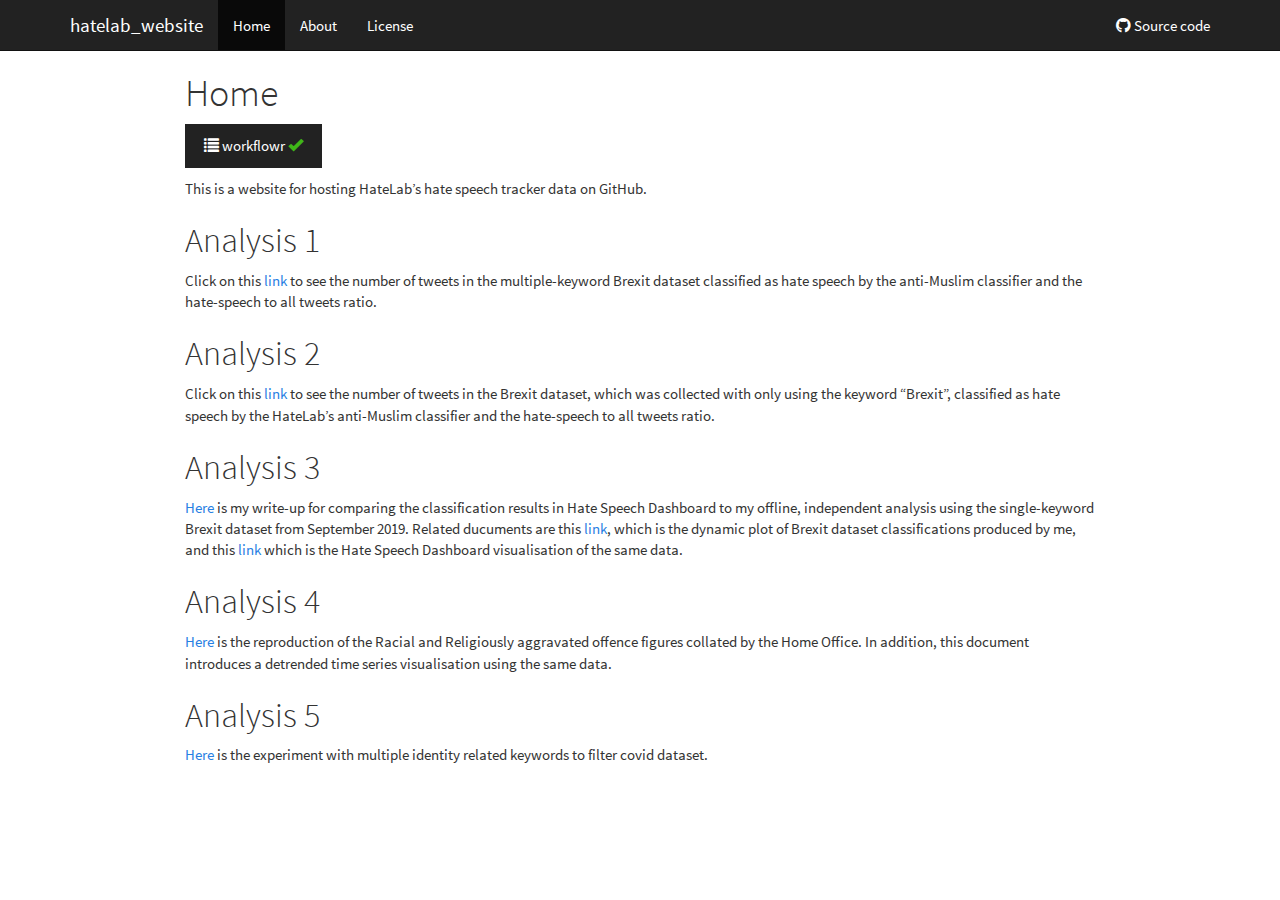
<file: docs/index.html>
<!DOCTYPE html>

<html>

<head>

<meta charset="utf-8" />
<meta name="generator" content="pandoc" />
<meta http-equiv="X-UA-Compatible" content="IE=EDGE" />




<title>Home</title>

<script src="site_libs/jquery-1.11.3/jquery.min.js"></script>
<meta name="viewport" content="width=device-width, initial-scale=1" />
<link href="site_libs/bootstrap-3.3.5/css/cosmo.min.css" rel="stylesheet" />
<script src="site_libs/bootstrap-3.3.5/js/bootstrap.min.js"></script>
<script src="site_libs/bootstrap-3.3.5/shim/html5shiv.min.js"></script>
<script src="site_libs/bootstrap-3.3.5/shim/respond.min.js"></script>
<script src="site_libs/navigation-1.1/tabsets.js"></script>
<link href="site_libs/highlightjs-9.12.0/textmate.css" rel="stylesheet" />
<script src="site_libs/highlightjs-9.12.0/highlight.js"></script>
<link href="site_libs/font-awesome-5.1.0/css/all.css" rel="stylesheet" />
<link href="site_libs/font-awesome-5.1.0/css/v4-shims.css" rel="stylesheet" />

<style type="text/css">code{white-space: pre;}</style>
<style type="text/css">
  pre:not([class]) {
    background-color: white;
  }
</style>
<script type="text/javascript">
if (window.hljs) {
  hljs.configure({languages: []});
  hljs.initHighlightingOnLoad();
  if (document.readyState && document.readyState === "complete") {
    window.setTimeout(function() { hljs.initHighlighting(); }, 0);
  }
}
</script>



<style type="text/css">
h1 {
  font-size: 34px;
}
h1.title {
  font-size: 38px;
}
h2 {
  font-size: 30px;
}
h3 {
  font-size: 24px;
}
h4 {
  font-size: 18px;
}
h5 {
  font-size: 16px;
}
h6 {
  font-size: 12px;
}
.table th:not([align]) {
  text-align: left;
}
</style>




<style type = "text/css">
.main-container {
  max-width: 940px;
  margin-left: auto;
  margin-right: auto;
}
code {
  color: inherit;
  background-color: rgba(0, 0, 0, 0.04);
}
img {
  max-width:100%;
}
.tabbed-pane {
  padding-top: 12px;
}
.html-widget {
  margin-bottom: 20px;
}
button.code-folding-btn:focus {
  outline: none;
}
summary {
  display: list-item;
}
</style>


<style type="text/css">
/* padding for bootstrap navbar */
body {
  padding-top: 51px;
  padding-bottom: 40px;
}
/* offset scroll position for anchor links (for fixed navbar)  */
.section h1 {
  padding-top: 56px;
  margin-top: -56px;
}
.section h2 {
  padding-top: 56px;
  margin-top: -56px;
}
.section h3 {
  padding-top: 56px;
  margin-top: -56px;
}
.section h4 {
  padding-top: 56px;
  margin-top: -56px;
}
.section h5 {
  padding-top: 56px;
  margin-top: -56px;
}
.section h6 {
  padding-top: 56px;
  margin-top: -56px;
}
.dropdown-submenu {
  position: relative;
}
.dropdown-submenu>.dropdown-menu {
  top: 0;
  left: 100%;
  margin-top: -6px;
  margin-left: -1px;
  border-radius: 0 6px 6px 6px;
}
.dropdown-submenu:hover>.dropdown-menu {
  display: block;
}
.dropdown-submenu>a:after {
  display: block;
  content: " ";
  float: right;
  width: 0;
  height: 0;
  border-color: transparent;
  border-style: solid;
  border-width: 5px 0 5px 5px;
  border-left-color: #cccccc;
  margin-top: 5px;
  margin-right: -10px;
}
.dropdown-submenu:hover>a:after {
  border-left-color: #ffffff;
}
.dropdown-submenu.pull-left {
  float: none;
}
.dropdown-submenu.pull-left>.dropdown-menu {
  left: -100%;
  margin-left: 10px;
  border-radius: 6px 0 6px 6px;
}
</style>

<script>
// manage active state of menu based on current page
$(document).ready(function () {
  // active menu anchor
  href = window.location.pathname
  href = href.substr(href.lastIndexOf('/') + 1)
  if (href === "")
    href = "index.html";
  var menuAnchor = $('a[href="' + href + '"]');

  // mark it active
  menuAnchor.parent().addClass('active');

  // if it's got a parent navbar menu mark it active as well
  menuAnchor.closest('li.dropdown').addClass('active');
});
</script>

<!-- tabsets -->

<style type="text/css">
.tabset-dropdown > .nav-tabs {
  display: inline-table;
  max-height: 500px;
  min-height: 44px;
  overflow-y: auto;
  background: white;
  border: 1px solid #ddd;
  border-radius: 4px;
}

.tabset-dropdown > .nav-tabs > li.active:before {
  content: "";
  font-family: 'Glyphicons Halflings';
  display: inline-block;
  padding: 10px;
  border-right: 1px solid #ddd;
}

.tabset-dropdown > .nav-tabs.nav-tabs-open > li.active:before {
  content: "&#xe258;";
  border: none;
}

.tabset-dropdown > .nav-tabs.nav-tabs-open:before {
  content: "";
  font-family: 'Glyphicons Halflings';
  display: inline-block;
  padding: 10px;
  border-right: 1px solid #ddd;
}

.tabset-dropdown > .nav-tabs > li.active {
  display: block;
}

.tabset-dropdown > .nav-tabs > li > a,
.tabset-dropdown > .nav-tabs > li > a:focus,
.tabset-dropdown > .nav-tabs > li > a:hover {
  border: none;
  display: inline-block;
  border-radius: 4px;
  background-color: transparent;
}

.tabset-dropdown > .nav-tabs.nav-tabs-open > li {
  display: block;
  float: none;
}

.tabset-dropdown > .nav-tabs > li {
  display: none;
}
</style>

<!-- code folding -->




</head>

<body>


<div class="container-fluid main-container">




<div class="navbar navbar-default  navbar-fixed-top" role="navigation">
  <div class="container">
    <div class="navbar-header">
      <button type="button" class="navbar-toggle collapsed" data-toggle="collapse" data-target="#navbar">
        <span class="icon-bar"></span>
        <span class="icon-bar"></span>
        <span class="icon-bar"></span>
      </button>
      <a class="navbar-brand" href="index.html">hatelab_website</a>
    </div>
    <div id="navbar" class="navbar-collapse collapse">
      <ul class="nav navbar-nav">
        <li>
  <a href="index.html">Home</a>
</li>
<li>
  <a href="about.html">About</a>
</li>
<li>
  <a href="license.html">License</a>
</li>
      </ul>
      <ul class="nav navbar-nav navbar-right">
        <li>
  <a href="https://github.com/sefabey/hatelab_website">
    <span class="fa fa-github"></span>
     
    Source code
  </a>
</li>
      </ul>
    </div><!--/.nav-collapse -->
  </div><!--/.container -->
</div><!--/.navbar -->

<!-- Add a small amount of space between sections. -->
<style type="text/css">
div.section {
  padding-top: 12px;
}
</style>

<div class="fluid-row" id="header">



<h1 class="title toc-ignore">Home</h1>

</div>


<p>
<button type="button" class="btn btn-default btn-workflowr btn-workflowr-report" data-toggle="collapse" data-target="#workflowr-report">
<span class="glyphicon glyphicon-list" aria-hidden="true"></span> workflowr <span class="glyphicon glyphicon-ok text-success" aria-hidden="true"></span>
</button>
</p>
<div id="workflowr-report" class="collapse">
<ul class="nav nav-tabs">
<li class="active">
<a data-toggle="tab" href="#summary">Summary</a>
</li>
<li>
<a data-toggle="tab" href="#checks"> Checks <span class="glyphicon glyphicon-ok text-success" aria-hidden="true"></span> </a>
</li>
<li>
<a data-toggle="tab" href="#versions">Past versions</a>
</li>
</ul>
<div class="tab-content">
<div id="summary" class="tab-pane fade in active">
<p>
<strong>Last updated:</strong> 2020-05-04
</p>
<p>
<strong>Checks:</strong> <span class="glyphicon glyphicon-ok text-success" aria-hidden="true"></span> 2 <span class="glyphicon glyphicon-exclamation-sign text-danger" aria-hidden="true"></span> 0
</p>
<p>
<strong>Knit directory:</strong> <code>hatelab_website/</code> <span class="glyphicon glyphicon-question-sign" aria-hidden="true" title="This is the local directory in which the code in this file was executed."> </span>
</p>
<p>
This reproducible <a href="http://rmarkdown.rstudio.com">R Markdown</a> analysis was created with <a
  href="https://github.com/jdblischak/workflowr">workflowr</a> (version 1.4.0). The <em>Checks</em> tab describes the reproducibility checks that were applied when the results were created. The <em>Past versions</em> tab lists the development history.
</p>
<hr>
</div>
<div id="checks" class="tab-pane fade">
<div id="workflowr-checks" class="panel-group">
<div class="panel panel-default">
<div class="panel-heading">
<p class="panel-title">
<a data-toggle="collapse" data-parent="#workflowr-checks" href="#strongRMarkdownfilestronguptodate"> <span class="glyphicon glyphicon-ok text-success" aria-hidden="true"></span> <strong>R Markdown file:</strong> up-to-date </a>
</p>
</div>
<div id="strongRMarkdownfilestronguptodate" class="panel-collapse collapse">
<div class="panel-body">
<p>Great! Since the R Markdown file has been committed to the Git repository, you know the exact version of the code that produced these results.</p>
</div>
</div>
</div>
<div class="panel panel-default">
<div class="panel-heading">
<p class="panel-title">
<a data-toggle="collapse" data-parent="#workflowr-checks" href="#strongRepositoryversionstrongahrefhttpsgithubcomsefabeyhatelabwebsitetree70408d1d20c84dd241174c22ed914955137d830ftargetblank70408d1a"> <span class="glyphicon glyphicon-ok text-success" aria-hidden="true"></span> <strong>Repository version:</strong> <a href="https://github.com/sefabey/hatelab_website/tree/70408d1d20c84dd241174c22ed914955137d830f" target="_blank">70408d1</a> </a>
</p>
</div>
<div id="strongRepositoryversionstrongahrefhttpsgithubcomsefabeyhatelabwebsitetree70408d1d20c84dd241174c22ed914955137d830ftargetblank70408d1a" class="panel-collapse collapse">
<div class="panel-body">
<p>
Great! You are using Git for version control. Tracking code development and connecting the code version to the results is critical for reproducibility. The version displayed above was the version of the Git repository at the time these results were generated. <br><br> Note that you need to be careful to ensure that all relevant files for the analysis have been committed to Git prior to generating the results (you can use <code>wflow_publish</code> or <code>wflow_git_commit</code>). workflowr only checks the R Markdown file, but you know if there are other scripts or data files that it depends on. Below is the status of the Git repository when the results were generated:
</p>
<pre><code>
Ignored files:
    Ignored:    .DS_Store
    Ignored:    .Rhistory
    Ignored:    .Rproj.user/
    Ignored:    analysis/.DS_Store
    Ignored:    analysis/corona_identity_filter_sizes_cache/
    Ignored:    data/.DS_Store
    Ignored:    data/brexit_sole_keyword_ratios_dec19/.DS_Store
    Ignored:    docs/.DS_Store
    Ignored:    docs/figure/.DS_Store

Untracked files:
    Untracked:  analysis/trump_muslim.rmd
    Untracked:  data/export/
    Untracked:  data/hatedash_comparison_skim.rds
    Untracked:  data/trump_tweets_html_body.txt
    Untracked:  data/trump_tweets_islam.json
    Untracked:  data/trump_tweets_islam_muslim.csv
    Untracked:  docs/figure/corona_identity_filter_sizes.Rmd/

Unstaged changes:
    Deleted:    docs/HSD_brex_sep19_files/all.css
    Deleted:    docs/HSD_brex_sep19_files/css
    Deleted:    docs/HSD_brex_sep19_files/main.9a50a41e7d85cf90d27a.js
    Deleted:    docs/HSD_brex_sep19_files/polyfills.681b44b3f292a3819611.js
    Deleted:    docs/HSD_brex_sep19_files/runtime.26209474bfa8dc87a77c.js
    Deleted:    docs/HSD_brex_sep19_files/styles.2c55fbc404b14f01ab1b.css
    Deleted:    docs/assets/html_viz/Hate Speech Dashboard.htm
    Deleted:    docs/assets/html_viz/Hate Speech Dashboard_files/all.css
    Deleted:    docs/assets/html_viz/Hate Speech Dashboard_files/css
    Deleted:    docs/assets/html_viz/Hate Speech Dashboard_files/main.9a50a41e7d85cf90d27a.js
    Deleted:    docs/assets/html_viz/Hate Speech Dashboard_files/polyfills.681b44b3f292a3819611.js
    Deleted:    docs/assets/html_viz/Hate Speech Dashboard_files/runtime.26209474bfa8dc87a77c.js
    Deleted:    docs/assets/html_viz/Hate Speech Dashboard_files/styles.2c55fbc404b14f01ab1b.css

</code></pre>
<p>
Note that any generated files, e.g. HTML, png, CSS, etc., are not included in this status report because it is ok for generated content to have uncommitted changes.
</p>
</div>
</div>
</div>
</div>
<hr>
</div>
<div id="versions" class="tab-pane fade">

<p>
These are the previous versions of the R Markdown and HTML files. If you’ve configured a remote Git repository (see <code>?wflow_git_remote</code>), click on the hyperlinks in the table below to view them.
</p>
<div class="table-responsive">
<table class="table table-condensed table-hover">
<thead>
<tr>
<th>
File
</th>
<th>
Version
</th>
<th>
Author
</th>
<th>
Date
</th>
<th>
Message
</th>
</tr>
</thead>
<tbody>
<tr>
<td>
html
</td>
<td>
<a href="https://rawcdn.githack.com/sefabey/hatelab_website/f78be7759937c41bcaf986ba6dae56ca509267c6/docs/index.html" target="_blank">f78be77</a>
</td>
<td>
Sefa Ozalp
</td>
<td>
2020-05-03
</td>
<td>
Build site.
</td>
</tr>
<tr>
<td>
html
</td>
<td>
<a href="https://rawcdn.githack.com/sefabey/hatelab_website/7ba2e0f11c3de9b4181a3efcbf49f516683552fe/docs/index.html" target="_blank">7ba2e0f</a>
</td>
<td>
Sefa Ozalp
</td>
<td>
2020-05-03
</td>
<td>
Build site.
</td>
</tr>
<tr>
<td>
html
</td>
<td>
<a href="https://rawcdn.githack.com/sefabey/hatelab_website/d66747dfe696aaf85323bc9d581118db0ee7278a/docs/index.html" target="_blank">d66747d</a>
</td>
<td>
Sefa Ozalp
</td>
<td>
2020-05-03
</td>
<td>
Build site.
</td>
</tr>
<tr>
<td>
html
</td>
<td>
<a href="https://rawcdn.githack.com/sefabey/hatelab_website/b1bb685a56d6a8766532da33447e41688b4f717e/docs/index.html" target="_blank">b1bb685</a>
</td>
<td>
Sefa Ozalp
</td>
<td>
2020-05-03
</td>
<td>
Build site.
</td>
</tr>
<tr>
<td>
Rmd
</td>
<td>
<a href="https://github.com/sefabey/hatelab_website/blob/2c11d4b39896a7c471810085dd88b1617ce9e66a/analysis/index.Rmd" target="_blank">2c11d4b</a>
</td>
<td>
Sefa Ozalp
</td>
<td>
2020-05-03
</td>
<td>
wflow_publish(“analysis/index.Rmd”)
</td>
</tr>
<tr>
<td>
html
</td>
<td>
<a href="https://rawcdn.githack.com/sefabey/hatelab_website/4fb46023de9029e54f73b01b76554188a30b14e1/docs/index.html" target="_blank">4fb4602</a>
</td>
<td>
Sefa Ozalp
</td>
<td>
2019-11-28
</td>
<td>
Build site.
</td>
</tr>
<tr>
<td>
Rmd
</td>
<td>
<a href="https://github.com/sefabey/hatelab_website/blob/09640e0e5c96d8d55ffc616fe002b60172f27817/analysis/index.Rmd" target="_blank">09640e0</a>
</td>
<td>
Sefa Ozalp
</td>
<td>
2019-11-28
</td>
<td>
wflow_publish(c(“analysis/index.Rmd”, “analysis/racial_religious_hc_uk.rmd”))
</td>
</tr>
<tr>
<td>
html
</td>
<td>
<a href="https://rawcdn.githack.com/sefabey/hatelab_website/420d2e1df56426bfbb3208a50426943b302ea656/docs/index.html" target="_blank">420d2e1</a>
</td>
<td>
Sefa Ozalp
</td>
<td>
2019-11-04
</td>
<td>
Build site.
</td>
</tr>
<tr>
<td>
Rmd
</td>
<td>
<a href="https://github.com/sefabey/hatelab_website/blob/f2c5f8f6eb07d0a8a98e95a1da8edd9ae1703656/analysis/index.Rmd" target="_blank">f2c5f8f</a>
</td>
<td>
Sefa Ozalp
</td>
<td>
2019-11-04
</td>
<td>
finalise hatedash check and edit index
</td>
</tr>
<tr>
<td>
html
</td>
<td>
<a href="https://rawcdn.githack.com/sefabey/hatelab_website/9f030c9e7698c2bc13e5c34848b0ae15dd095a77/docs/index.html" target="_blank">9f030c9</a>
</td>
<td>
Sefa Ozalp
</td>
<td>
2019-11-04
</td>
<td>
Build site.
</td>
</tr>
<tr>
<td>
Rmd
</td>
<td>
<a href="https://github.com/sefabey/hatelab_website/blob/fd875c545481b4ed57a5bb5aed26ff2c98318968/analysis/index.Rmd" target="_blank">fd875c5</a>
</td>
<td>
Sefa Ozalp
</td>
<td>
2019-11-04
</td>
<td>
finalise hatedash check and edit index
</td>
</tr>
<tr>
<td>
html
</td>
<td>
<a href="https://rawcdn.githack.com/sefabey/hatelab_website/b1c504f7095a03b5664304f2b431e10510b472f8/docs/index.html" target="_blank">b1c504f</a>
</td>
<td>
Sefa Ozalp
</td>
<td>
2019-11-03
</td>
<td>
Build site.
</td>
</tr>
<tr>
<td>
Rmd
</td>
<td>
<a href="https://github.com/sefabey/hatelab_website/blob/552470bee86b8903af2ef06df7d445a86e943373/analysis/index.Rmd" target="_blank">552470b</a>
</td>
<td>
Sefa Ozalp
</td>
<td>
2019-11-03
</td>
<td>
wflow_publish(“analysis/index.Rmd”)
</td>
</tr>
<tr>
<td>
html
</td>
<td>
<a href="https://rawcdn.githack.com/sefabey/hatelab_website/552470bee86b8903af2ef06df7d445a86e943373/docs/index.html" target="_blank">552470b</a>
</td>
<td>
Sefa Ozalp
</td>
<td>
2019-11-03
</td>
<td>
wflow_publish(“analysis/index.Rmd”)
</td>
</tr>
<tr>
<td>
html
</td>
<td>
<a href="https://rawcdn.githack.com/sefabey/hatelab_website/bc357079b3c051059584d055bc9b00bf4b60670e/docs/index.html" target="_blank">bc35707</a>
</td>
<td>
Sefa Ozalp
</td>
<td>
2019-10-18
</td>
<td>
Build site.
</td>
</tr>
<tr>
<td>
html
</td>
<td>
<a href="https://rawcdn.githack.com/sefabey/hatelab_website/2a4870a4cba601ba932f20cbfe21454da428a2c6/docs/index.html" target="_blank">2a4870a</a>
</td>
<td>
Sefa Ozalp
</td>
<td>
2019-10-18
</td>
<td>
Build site.
</td>
</tr>
<tr>
<td>
html
</td>
<td>
<a href="https://rawcdn.githack.com/sefabey/hatelab_website/a284453cfcadd4652adb1d94d9f82fab194f6215/docs/index.html" target="_blank">a284453</a>
</td>
<td>
Sefa Ozalp
</td>
<td>
2019-10-18
</td>
<td>
Build site.
</td>
</tr>
<tr>
<td>
html
</td>
<td>
<a href="https://rawcdn.githack.com/sefabey/hatelab_website/74b6bbb86235b769e6055b13bc75df836a336672/docs/index.html" target="_blank">74b6bbb</a>
</td>
<td>
Sefa Ozalp
</td>
<td>
2019-10-18
</td>
<td>
Build site.
</td>
</tr>
<tr>
<td>
html
</td>
<td>
<a href="https://rawcdn.githack.com/sefabey/hatelab_website/b2da95976a4b0fb888cbeb68e4a61f3efa6e6d09/docs/index.html" target="_blank">b2da959</a>
</td>
<td>
Sefa Ozalp
</td>
<td>
2019-10-18
</td>
<td>
Build site.
</td>
</tr>
<tr>
<td>
html
</td>
<td>
<a href="https://rawcdn.githack.com/sefabey/hatelab_website/83f6ee7afbe4672fd73e5976a9a17c502e0e13ed/docs/index.html" target="_blank">83f6ee7</a>
</td>
<td>
Sefa Ozalp
</td>
<td>
2019-10-18
</td>
<td>
Build site.
</td>
</tr>
<tr>
<td>
html
</td>
<td>
<a href="https://rawcdn.githack.com/sefabey/hatelab_website/2ea96560c1120f66743e3cad39412137cb0e4f9c/docs/index.html" target="_blank">2ea9656</a>
</td>
<td>
Sefa Ozalp
</td>
<td>
2019-10-18
</td>
<td>
Build site.
</td>
</tr>
<tr>
<td>
html
</td>
<td>
<a href="https://rawcdn.githack.com/sefabey/hatelab_website/7553a29104dcc4302f41c0142ce64e6e33c49bfd/docs/index.html" target="_blank">7553a29</a>
</td>
<td>
Sefa Ozalp
</td>
<td>
2019-10-18
</td>
<td>
Build site.
</td>
</tr>
<tr>
<td>
html
</td>
<td>
<a href="https://rawcdn.githack.com/sefabey/hatelab_website/99e28b765fa811a263417a0f0a3d723a039f1b17/docs/index.html" target="_blank">99e28b7</a>
</td>
<td>
Sefa Ozalp
</td>
<td>
2019-10-18
</td>
<td>
Build site.
</td>
</tr>
<tr>
<td>
html
</td>
<td>
<a href="https://rawcdn.githack.com/sefabey/hatelab_website/9432c06a980248bbe7ff6bb933ae539aa2337cc4/docs/index.html" target="_blank">9432c06</a>
</td>
<td>
Sefa Ozalp
</td>
<td>
2019-10-18
</td>
<td>
edit index
</td>
</tr>
<tr>
<td>
Rmd
</td>
<td>
<a href="https://github.com/sefabey/hatelab_website/blob/fd669bf102b5159d6fccda43cf98395ebc740eab/analysis/index.Rmd" target="_blank">fd669bf</a>
</td>
<td>
Sefa Ozalp
</td>
<td>
2019-10-18
</td>
<td>
edit index
</td>
</tr>
<tr>
<td>
Rmd
</td>
<td>
<a href="https://github.com/sefabey/hatelab_website/blob/c7046d31f7e4821e68c7d091c84d7ba78ddff3ec/analysis/index.Rmd" target="_blank">c7046d3</a>
</td>
<td>
Sefa Ozalp
</td>
<td>
2019-10-18
</td>
<td>
wflow_git_commit(all = TRUE)
</td>
</tr>
<tr>
<td>
html
</td>
<td>
<a href="https://rawcdn.githack.com/sefabey/hatelab_website/c7046d31f7e4821e68c7d091c84d7ba78ddff3ec/docs/index.html" target="_blank">c7046d3</a>
</td>
<td>
Sefa Ozalp
</td>
<td>
2019-10-18
</td>
<td>
wflow_git_commit(all = TRUE)
</td>
</tr>
<tr>
<td>
html
</td>
<td>
<a href="https://rawcdn.githack.com/sefabey/hatelab_website/2bbc99553c0f336ea34238386ac209579c20a239/docs/index.html" target="_blank">2bbc995</a>
</td>
<td>
Sefa Ozalp
</td>
<td>
2019-10-18
</td>
<td>
Build site.
</td>
</tr>
<tr>
<td>
html
</td>
<td>
<a href="https://rawcdn.githack.com/sefabey/hatelab_website/2517f44e5914acb6869490cd31d23c5073c3225d/docs/index.html" target="_blank">2517f44</a>
</td>
<td>
Sefa Ozalp
</td>
<td>
2019-10-18
</td>
<td>
Build site.
</td>
</tr>
<tr>
<td>
Rmd
</td>
<td>
<a href="https://github.com/sefabey/hatelab_website/blob/0f0f782f487ffc621fc4addf6f586048382532a6/analysis/index.Rmd" target="_blank">0f0f782</a>
</td>
<td>
Sefa Ozalp
</td>
<td>
2019-10-18
</td>
<td>
wflow_publish(c(“analysis/index.Rmd”,
</td>
</tr>
<tr>
<td>
html
</td>
<td>
<a href="https://rawcdn.githack.com/sefabey/hatelab_website/1cc7d11dfd488c4f99316dc78dfb325fb112627e/docs/index.html" target="_blank">1cc7d11</a>
</td>
<td>
Sefa Ozalp
</td>
<td>
2019-10-14
</td>
<td>
Build site.
</td>
</tr>
<tr>
<td>
Rmd
</td>
<td>
<a href="https://github.com/sefabey/hatelab_website/blob/b64a55b3247d6388dde2aa2594417b7038efa1fb/analysis/index.Rmd" target="_blank">b64a55b</a>
</td>
<td>
Sefa Ozalp
</td>
<td>
2019-10-14
</td>
<td>
wflow_git_commit(all = TRUE)
</td>
</tr>
<tr>
<td>
Rmd
</td>
<td>
<a href="https://github.com/sefabey/hatelab_website/blob/9c4329902536206422f683d1a097211b581f9fd8/analysis/index.Rmd" target="_blank">9c43299</a>
</td>
<td>
Sefa Ozalp
</td>
<td>
2019-10-14
</td>
<td>
Start workflowr project.
</td>
</tr>
</tbody>
</table>
</div>
<hr>
</div>
</div>
</div>
<p>This is a website for hosting HateLab’s hate speech tracker data on GitHub.</p>
<div id="analysis-1" class="section level1">
<h1>Analysis 1</h1>
<p>Click on this <a href="initial_numbers.html">link</a> to see the number of tweets in the multiple-keyword Brexit dataset classified as hate speech by the anti-Muslim classifier and the hate-speech to all tweets ratio.</p>
</div>
<div id="analysis-2" class="section level1">
<h1>Analysis 2</h1>
<p>Click on this <a href="brexit_single_keyword_initial_numbers.html">link</a> to see the number of tweets in the Brexit dataset, which was collected with only using the keyword “Brexit”, classified as hate speech by the HateLab’s anti-Muslim classifier and the hate-speech to all tweets ratio.</p>
</div>
<div id="analysis-3" class="section level1">
<h1>Analysis 3</h1>
<p><a href="hatedash_check.html">Here</a> is my write-up for comparing the classification results in Hate Speech Dashboard to my offline, independent analysis using the single-keyword Brexit dataset from September 2019. Related ducuments are this <a href="dynamic_brexit_sep19.html">link</a>, which is the dynamic plot of Brexit dataset classifications produced by me, and this <a href="HSD_brex_sep19.html">link</a> which is the Hate Speech Dashboard visualisation of the same data.</p>
</div>
<div id="analysis-4" class="section level1">
<h1>Analysis 4</h1>
<p><a href="racial_religious_hc_uk.html">Here</a> is the reproduction of the Racial and Religiously aggravated offence figures collated by the Home Office. In addition, this document introduces a detrended time series visualisation using the same data.</p>
</div>
<div id="analysis-5" class="section level1">
<h1>Analysis 5</h1>
<p><a href="corona_identity_filter_sizes.html">Here</a> is the experiment with multiple identity related keywords to filter covid dataset.</p>
</div>


<!-- Adjust MathJax settings so that all math formulae are shown using
TeX fonts only; see
http://docs.mathjax.org/en/latest/configuration.html.  This will make
the presentation more consistent at the cost of the webpage sometimes
taking slightly longer to load. Note that this only works because the
footer is added to webpages before the MathJax javascript. -->
<script type="text/x-mathjax-config">
  MathJax.Hub.Config({
    "HTML-CSS": { availableFonts: ["TeX"] }
  });
</script>



</div>

<script>

// add bootstrap table styles to pandoc tables
function bootstrapStylePandocTables() {
  $('tr.header').parent('thead').parent('table').addClass('table table-condensed');
}
$(document).ready(function () {
  bootstrapStylePandocTables();
});


</script>

<!-- tabsets -->

<script>
$(document).ready(function () {
  window.buildTabsets("TOC");
});

$(document).ready(function () {
  $('.tabset-dropdown > .nav-tabs > li').click(function () {
    $(this).parent().toggleClass('nav-tabs-open')
  });
});
</script>

<!-- code folding -->


<!-- dynamically load mathjax for compatibility with self-contained -->
<script>
  (function () {
    var script = document.createElement("script");
    script.type = "text/javascript";
    script.src  = "https://mathjax.rstudio.com/latest/MathJax.js?config=TeX-AMS-MML_HTMLorMML";
    document.getElementsByTagName("head")[0].appendChild(script);
  })();
</script>

</body>
</html>
</file>
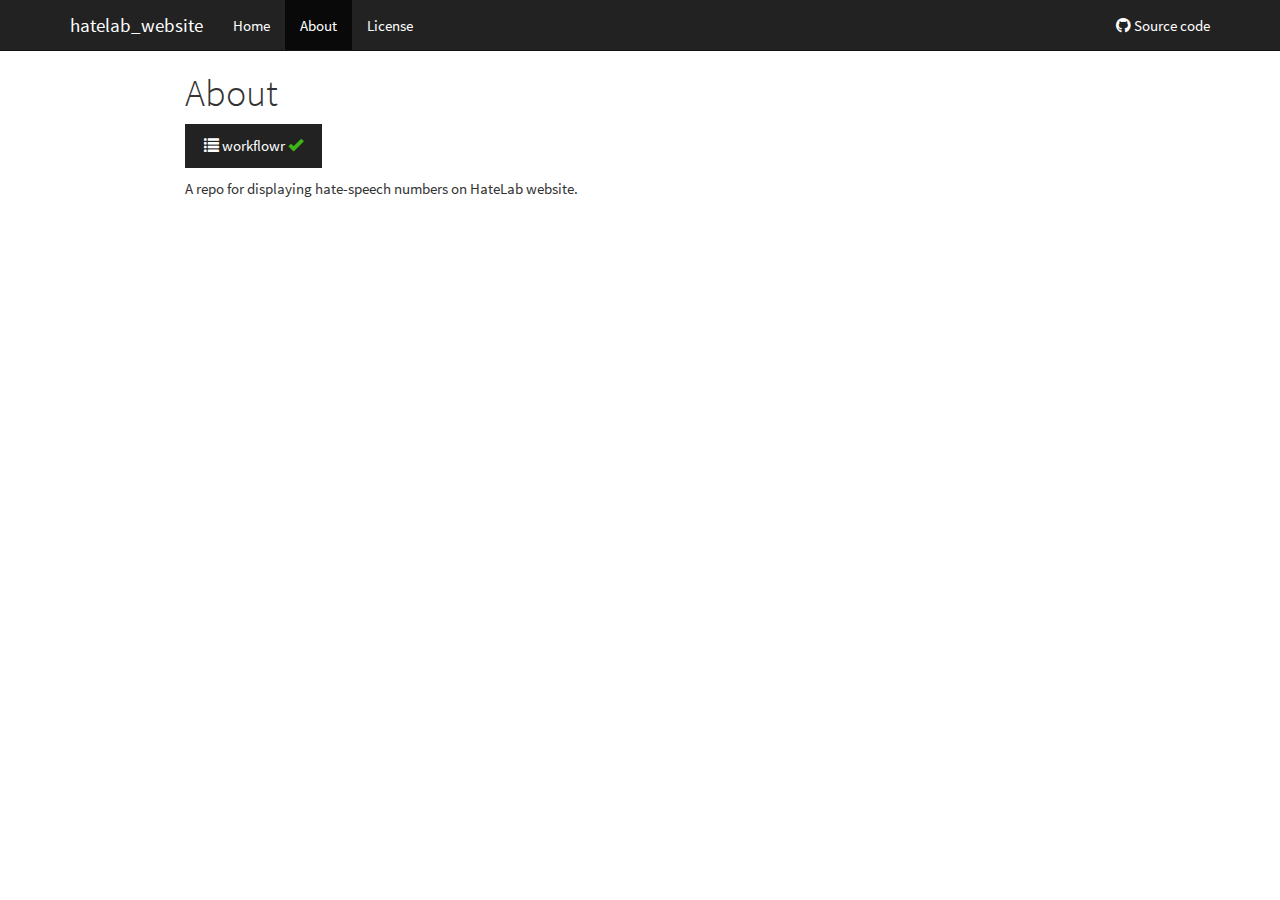
<file: docs/about.html>
<!DOCTYPE html>

<html xmlns="http://www.w3.org/1999/xhtml">

<head>

<meta charset="utf-8" />
<meta http-equiv="Content-Type" content="text/html; charset=utf-8" />
<meta name="generator" content="pandoc" />
<meta http-equiv="X-UA-Compatible" content="IE=EDGE" />




<title>About</title>

<script src="site_libs/jquery-1.11.3/jquery.min.js"></script>
<meta name="viewport" content="width=device-width, initial-scale=1" />
<link href="site_libs/bootstrap-3.3.5/css/cosmo.min.css" rel="stylesheet" />
<script src="site_libs/bootstrap-3.3.5/js/bootstrap.min.js"></script>
<script src="site_libs/bootstrap-3.3.5/shim/html5shiv.min.js"></script>
<script src="site_libs/bootstrap-3.3.5/shim/respond.min.js"></script>
<script src="site_libs/navigation-1.1/tabsets.js"></script>
<link href="site_libs/highlightjs-9.12.0/textmate.css" rel="stylesheet" />
<script src="site_libs/highlightjs-9.12.0/highlight.js"></script>
<link href="site_libs/font-awesome-5.1.0/css/all.css" rel="stylesheet" />
<link href="site_libs/font-awesome-5.1.0/css/v4-shims.css" rel="stylesheet" />

<style type="text/css">code{white-space: pre;}</style>
<style type="text/css">
  pre:not([class]) {
    background-color: white;
  }
</style>
<script type="text/javascript">
if (window.hljs) {
  hljs.configure({languages: []});
  hljs.initHighlightingOnLoad();
  if (document.readyState && document.readyState === "complete") {
    window.setTimeout(function() { hljs.initHighlighting(); }, 0);
  }
}
</script>



<style type="text/css">
h1 {
  font-size: 34px;
}
h1.title {
  font-size: 38px;
}
h2 {
  font-size: 30px;
}
h3 {
  font-size: 24px;
}
h4 {
  font-size: 18px;
}
h5 {
  font-size: 16px;
}
h6 {
  font-size: 12px;
}
.table th:not([align]) {
  text-align: left;
}
</style>




<style type = "text/css">
.main-container {
  max-width: 940px;
  margin-left: auto;
  margin-right: auto;
}
code {
  color: inherit;
  background-color: rgba(0, 0, 0, 0.04);
}
img {
  max-width:100%;
}
.tabbed-pane {
  padding-top: 12px;
}
.html-widget {
  margin-bottom: 20px;
}
button.code-folding-btn:focus {
  outline: none;
}
summary {
  display: list-item;
}
</style>


<style type="text/css">
/* padding for bootstrap navbar */
body {
  padding-top: 51px;
  padding-bottom: 40px;
}
/* offset scroll position for anchor links (for fixed navbar)  */
.section h1 {
  padding-top: 56px;
  margin-top: -56px;
}
.section h2 {
  padding-top: 56px;
  margin-top: -56px;
}
.section h3 {
  padding-top: 56px;
  margin-top: -56px;
}
.section h4 {
  padding-top: 56px;
  margin-top: -56px;
}
.section h5 {
  padding-top: 56px;
  margin-top: -56px;
}
.section h6 {
  padding-top: 56px;
  margin-top: -56px;
}
.dropdown-submenu {
  position: relative;
}
.dropdown-submenu>.dropdown-menu {
  top: 0;
  left: 100%;
  margin-top: -6px;
  margin-left: -1px;
  border-radius: 0 6px 6px 6px;
}
.dropdown-submenu:hover>.dropdown-menu {
  display: block;
}
.dropdown-submenu>a:after {
  display: block;
  content: " ";
  float: right;
  width: 0;
  height: 0;
  border-color: transparent;
  border-style: solid;
  border-width: 5px 0 5px 5px;
  border-left-color: #cccccc;
  margin-top: 5px;
  margin-right: -10px;
}
.dropdown-submenu:hover>a:after {
  border-left-color: #ffffff;
}
.dropdown-submenu.pull-left {
  float: none;
}
.dropdown-submenu.pull-left>.dropdown-menu {
  left: -100%;
  margin-left: 10px;
  border-radius: 6px 0 6px 6px;
}
</style>

<script>
// manage active state of menu based on current page
$(document).ready(function () {
  // active menu anchor
  href = window.location.pathname
  href = href.substr(href.lastIndexOf('/') + 1)
  if (href === "")
    href = "index.html";
  var menuAnchor = $('a[href="' + href + '"]');

  // mark it active
  menuAnchor.parent().addClass('active');

  // if it's got a parent navbar menu mark it active as well
  menuAnchor.closest('li.dropdown').addClass('active');
});
</script>

<!-- tabsets -->

<style type="text/css">
.tabset-dropdown > .nav-tabs {
  display: inline-table;
  max-height: 500px;
  min-height: 44px;
  overflow-y: auto;
  background: white;
  border: 1px solid #ddd;
  border-radius: 4px;
}

.tabset-dropdown > .nav-tabs > li.active:before {
  content: "";
  font-family: 'Glyphicons Halflings';
  display: inline-block;
  padding: 10px;
  border-right: 1px solid #ddd;
}

.tabset-dropdown > .nav-tabs.nav-tabs-open > li.active:before {
  content: "&#xe258;";
  border: none;
}

.tabset-dropdown > .nav-tabs.nav-tabs-open:before {
  content: "";
  font-family: 'Glyphicons Halflings';
  display: inline-block;
  padding: 10px;
  border-right: 1px solid #ddd;
}

.tabset-dropdown > .nav-tabs > li.active {
  display: block;
}

.tabset-dropdown > .nav-tabs > li > a,
.tabset-dropdown > .nav-tabs > li > a:focus,
.tabset-dropdown > .nav-tabs > li > a:hover {
  border: none;
  display: inline-block;
  border-radius: 4px;
}

.tabset-dropdown > .nav-tabs.nav-tabs-open > li {
  display: block;
  float: none;
}

.tabset-dropdown > .nav-tabs > li {
  display: none;
}
</style>

<!-- code folding -->




</head>

<body>


<div class="container-fluid main-container">




<div class="navbar navbar-default  navbar-fixed-top" role="navigation">
  <div class="container">
    <div class="navbar-header">
      <button type="button" class="navbar-toggle collapsed" data-toggle="collapse" data-target="#navbar">
        <span class="icon-bar"></span>
        <span class="icon-bar"></span>
        <span class="icon-bar"></span>
      </button>
      <a class="navbar-brand" href="index.html">hatelab_website</a>
    </div>
    <div id="navbar" class="navbar-collapse collapse">
      <ul class="nav navbar-nav">
        <li>
  <a href="index.html">Home</a>
</li>
<li>
  <a href="about.html">About</a>
</li>
<li>
  <a href="license.html">License</a>
</li>
      </ul>
      <ul class="nav navbar-nav navbar-right">
        <li>
  <a href="https://github.com/sefabey/hatelab_website">
    <span class="fa fa-github"></span>
     
    Source code
  </a>
</li>
      </ul>
    </div><!--/.nav-collapse -->
  </div><!--/.container -->
</div><!--/.navbar -->

<!-- Add a small amount of space between sections. -->
<style type="text/css">
div.section {
  padding-top: 12px;
}
</style>

<div class="fluid-row" id="header">



<h1 class="title toc-ignore">About</h1>

</div>


<p>
<button type="button" class="btn btn-default btn-workflowr btn-workflowr-report" data-toggle="collapse" data-target="#workflowr-report">
<span class="glyphicon glyphicon-list" aria-hidden="true"></span> workflowr <span class="glyphicon glyphicon-ok text-success" aria-hidden="true"></span>
</button>
</p>
<div id="workflowr-report" class="collapse">
<ul class="nav nav-tabs">
<li class="active">
<a data-toggle="tab" href="#summary">Summary</a>
</li>
<li>
<a data-toggle="tab" href="#checks"> Checks <span class="glyphicon glyphicon-ok text-success" aria-hidden="true"></span> </a>
</li>
<li>
<a data-toggle="tab" href="#versions">Past versions</a>
</li>
</ul>
<div class="tab-content">
<div id="summary" class="tab-pane fade in active">
<p>
<strong>Last updated:</strong> 2019-10-18
</p>
<p>
<strong>Checks:</strong> <span class="glyphicon glyphicon-ok text-success" aria-hidden="true"></span> 2 <span class="glyphicon glyphicon-exclamation-sign text-danger" aria-hidden="true"></span> 0
</p>
<p>
<strong>Knit directory:</strong> <code>hatelab_website/</code> <span class="glyphicon glyphicon-question-sign" aria-hidden="true" title="This is the local directory in which the code in this file was executed."> </span>
</p>
<p>
This reproducible <a href="http://rmarkdown.rstudio.com">R Markdown</a> analysis was created with <a
  href="https://github.com/jdblischak/workflowr">workflowr</a> (version 1.4.0). The <em>Checks</em> tab describes the reproducibility checks that were applied when the results were created. The <em>Past versions</em> tab lists the development history.
</p>
<hr>
</div>
<div id="checks" class="tab-pane fade">
<div id="workflowr-checks" class="panel-group">
<div class="panel panel-default">
<div class="panel-heading">
<p class="panel-title">
<a data-toggle="collapse" data-parent="#workflowr-checks" href="#strongRMarkdownfilestronguptodate"> <span class="glyphicon glyphicon-ok text-success" aria-hidden="true"></span> <strong>R Markdown file:</strong> up-to-date </a>
</p>
</div>
<div id="strongRMarkdownfilestronguptodate" class="panel-collapse collapse">
<div class="panel-body">
<p>Great! Since the R Markdown file has been committed to the Git repository, you know the exact version of the code that produced these results.</p>
</div>
</div>
</div>
<div class="panel panel-default">
<div class="panel-heading">
<p class="panel-title">
<a data-toggle="collapse" data-parent="#workflowr-checks" href="#strongRepositoryversionstrongahrefhttpsgithubcomsefabeyhatelabwebsitetree2517f44e5914acb6869490cd31d23c5073c3225dtargetblank2517f44a"> <span class="glyphicon glyphicon-ok text-success" aria-hidden="true"></span> <strong>Repository version:</strong> <a href="https://github.com/sefabey/hatelab_website/tree/2517f44e5914acb6869490cd31d23c5073c3225d" target="_blank">2517f44</a> </a>
</p>
</div>
<div id="strongRepositoryversionstrongahrefhttpsgithubcomsefabeyhatelabwebsitetree2517f44e5914acb6869490cd31d23c5073c3225dtargetblank2517f44a" class="panel-collapse collapse">
<div class="panel-body">
<p>
Great! You are using Git for version control. Tracking code development and connecting the code version to the results is critical for reproducibility. The version displayed above was the version of the Git repository at the time these results were generated. <br><br> Note that you need to be careful to ensure that all relevant files for the analysis have been committed to Git prior to generating the results (you can use <code>wflow_publish</code> or <code>wflow_git_commit</code>). workflowr only checks the R Markdown file, but you know if there are other scripts or data files that it depends on. Below is the status of the Git repository when the results were generated:
</p>
<pre><code>
Ignored files:
    Ignored:    .DS_Store
    Ignored:    .Rhistory
    Ignored:    .Rproj.user/

Untracked files:
    Untracked:  data/initial_batch_job/

</code></pre>
<p>
Note that any generated files, e.g. HTML, png, CSS, etc., are not included in this status report because it is ok for generated content to have uncommitted changes.
</p>
</div>
</div>
</div>
</div>
<hr>
</div>
<div id="versions" class="tab-pane fade">

<p>
These are the previous versions of the R Markdown and HTML files. If you’ve configured a remote Git repository (see <code>?wflow_git_remote</code>), click on the hyperlinks in the table below to view them.
</p>
<div class="table-responsive">
<table class="table table-condensed table-hover">
<thead>
<tr>
<th>
File
</th>
<th>
Version
</th>
<th>
Author
</th>
<th>
Date
</th>
<th>
Message
</th>
</tr>
</thead>
<tbody>
<tr>
<td>
html
</td>
<td>
<a href="https://rawcdn.githack.com/sefabey/hatelab_website/1cc7d11dfd488c4f99316dc78dfb325fb112627e/docs/about.html" target="_blank">1cc7d11</a>
</td>
<td>
Sefa Ozalp
</td>
<td>
2019-10-14
</td>
<td>
Build site.
</td>
</tr>
<tr>
<td>
Rmd
</td>
<td>
<a href="https://github.com/sefabey/hatelab_website/blob/b64a55b3247d6388dde2aa2594417b7038efa1fb/analysis/about.Rmd" target="_blank">b64a55b</a>
</td>
<td>
Sefa Ozalp
</td>
<td>
2019-10-14
</td>
<td>
wflow_git_commit(all = TRUE)
</td>
</tr>
<tr>
<td>
Rmd
</td>
<td>
<a href="https://github.com/sefabey/hatelab_website/blob/9c4329902536206422f683d1a097211b581f9fd8/analysis/about.Rmd" target="_blank">9c43299</a>
</td>
<td>
Sefa Ozalp
</td>
<td>
2019-10-14
</td>
<td>
Start workflowr project.
</td>
</tr>
</tbody>
</table>
</div>
<hr>
</div>
</div>
</div>
<p>A repo for displaying hate-speech numbers on HateLab website.</p>


<!-- Adjust MathJax settings so that all math formulae are shown using
TeX fonts only; see
http://docs.mathjax.org/en/latest/configuration.html.  This will make
the presentation more consistent at the cost of the webpage sometimes
taking slightly longer to load. Note that this only works because the
footer is added to webpages before the MathJax javascript. -->
<script type="text/x-mathjax-config">
  MathJax.Hub.Config({
    "HTML-CSS": { availableFonts: ["TeX"] }
  });
</script>



</div>

<script>

// add bootstrap table styles to pandoc tables
function bootstrapStylePandocTables() {
  $('tr.header').parent('thead').parent('table').addClass('table table-condensed');
}
$(document).ready(function () {
  bootstrapStylePandocTables();
});


</script>

<!-- tabsets -->

<script>
$(document).ready(function () {
  window.buildTabsets("TOC");
});

$(document).ready(function () {
  $('.tabset-dropdown > .nav-tabs > li').click(function () {
    $(this).parent().toggleClass('nav-tabs-open')
  });
});
</script>

<!-- code folding -->


<!-- dynamically load mathjax for compatibility with self-contained -->
<script>
  (function () {
    var script = document.createElement("script");
    script.type = "text/javascript";
    script.src  = "https://mathjax.rstudio.com/latest/MathJax.js?config=TeX-AMS-MML_HTMLorMML";
    document.getElementsByTagName("head")[0].appendChild(script);
  })();
</script>

</body>
</html>
</file>
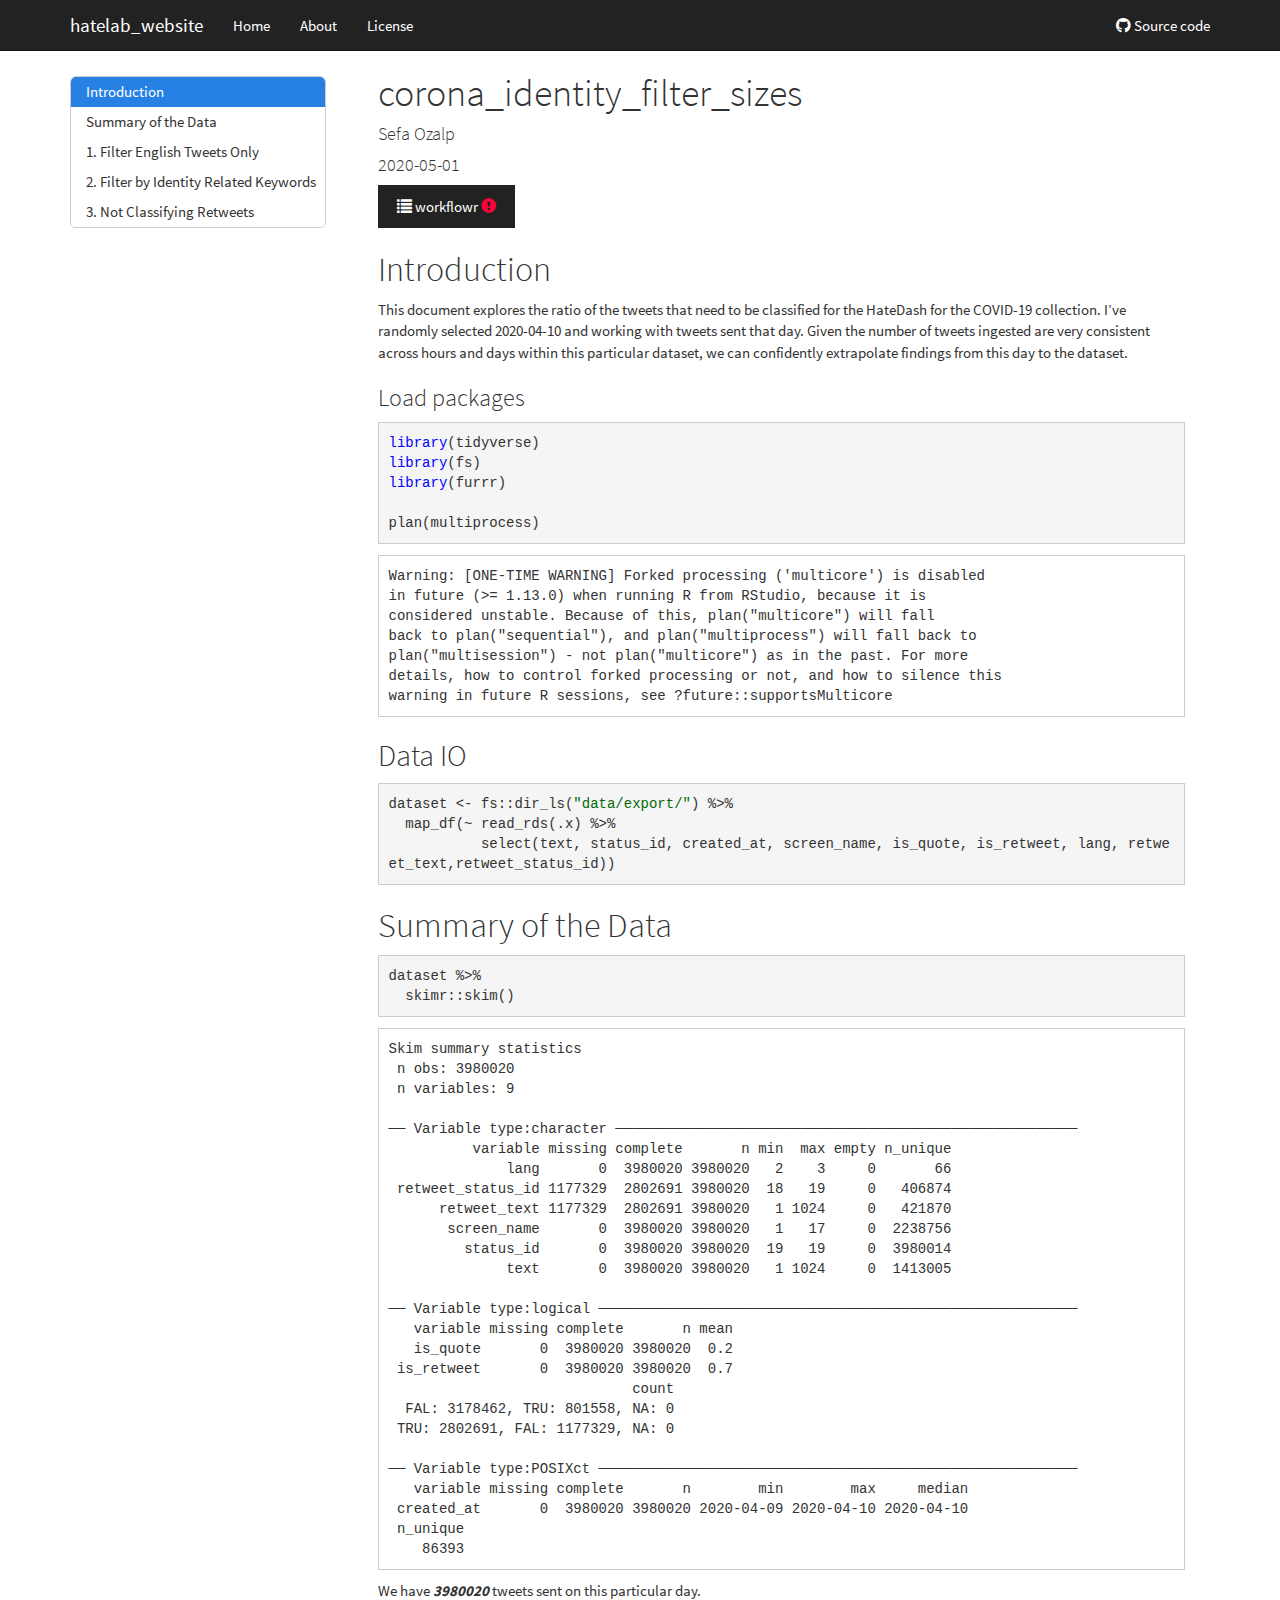
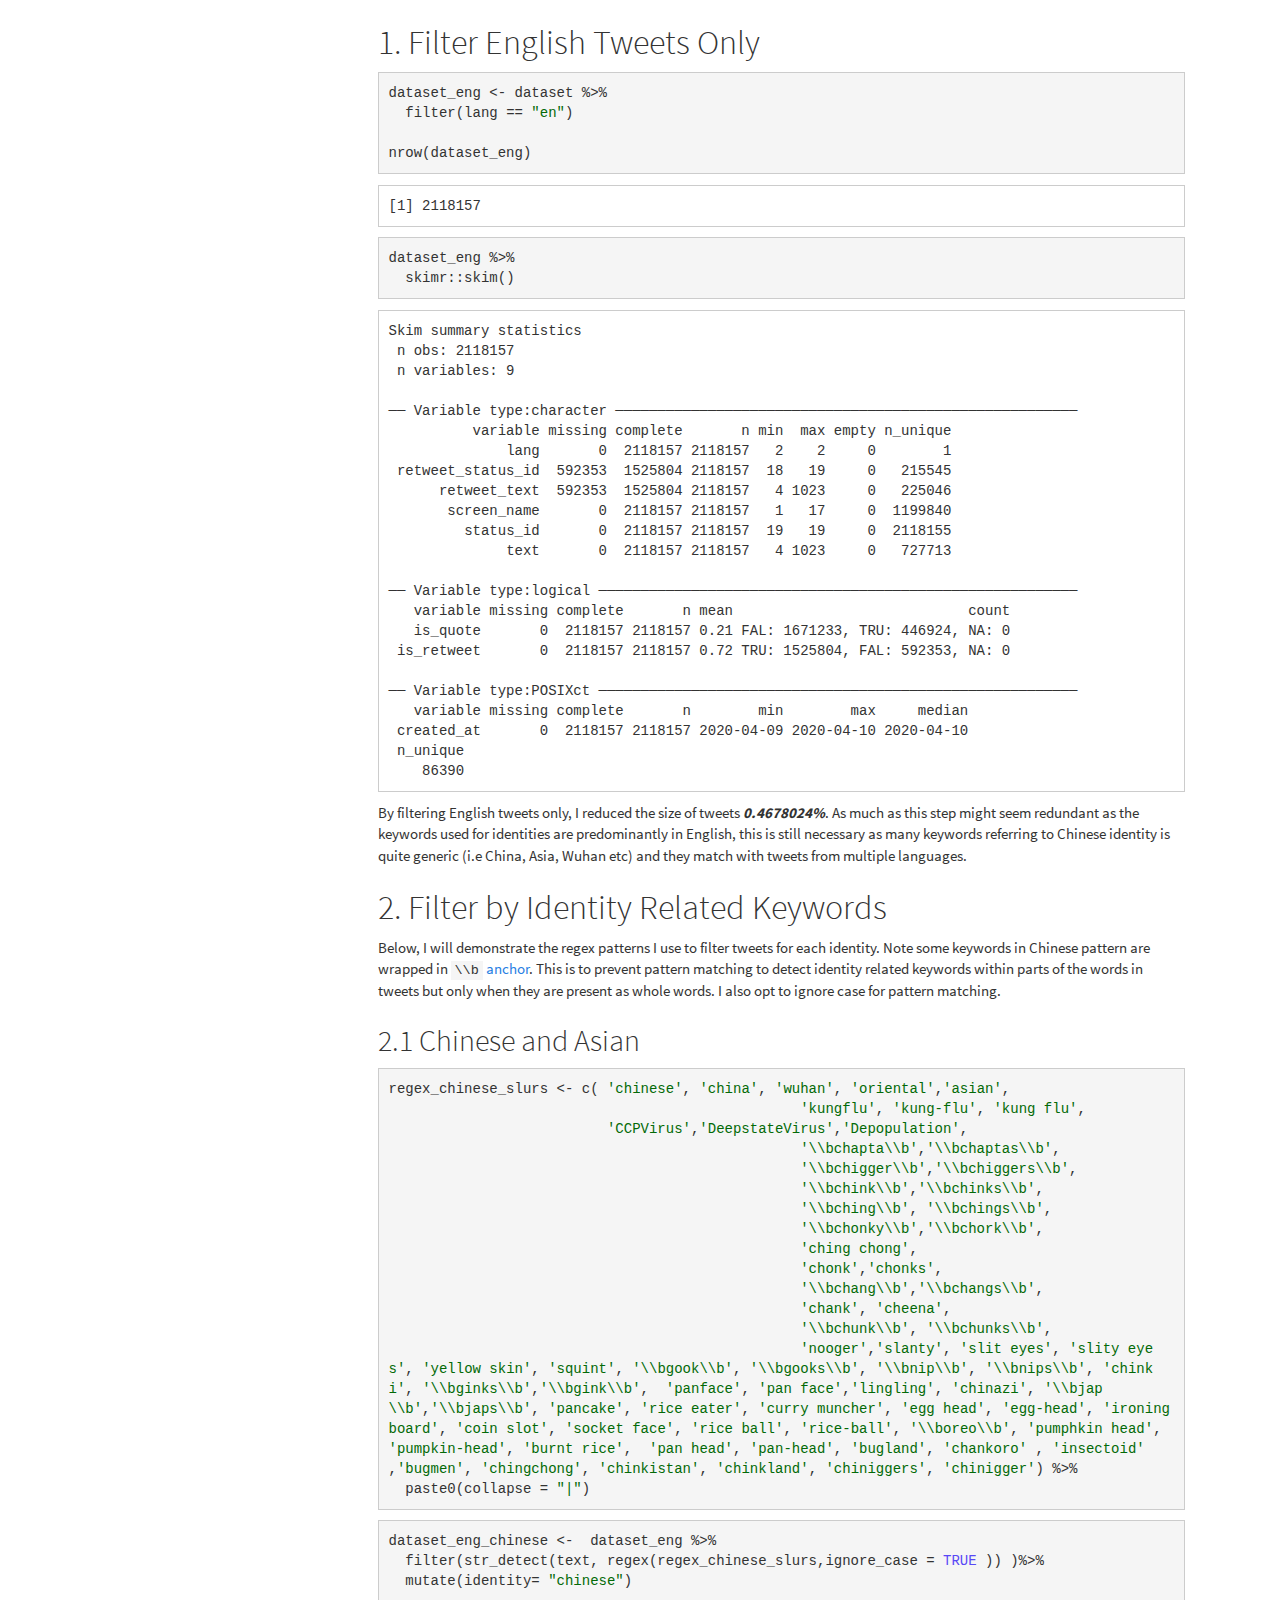
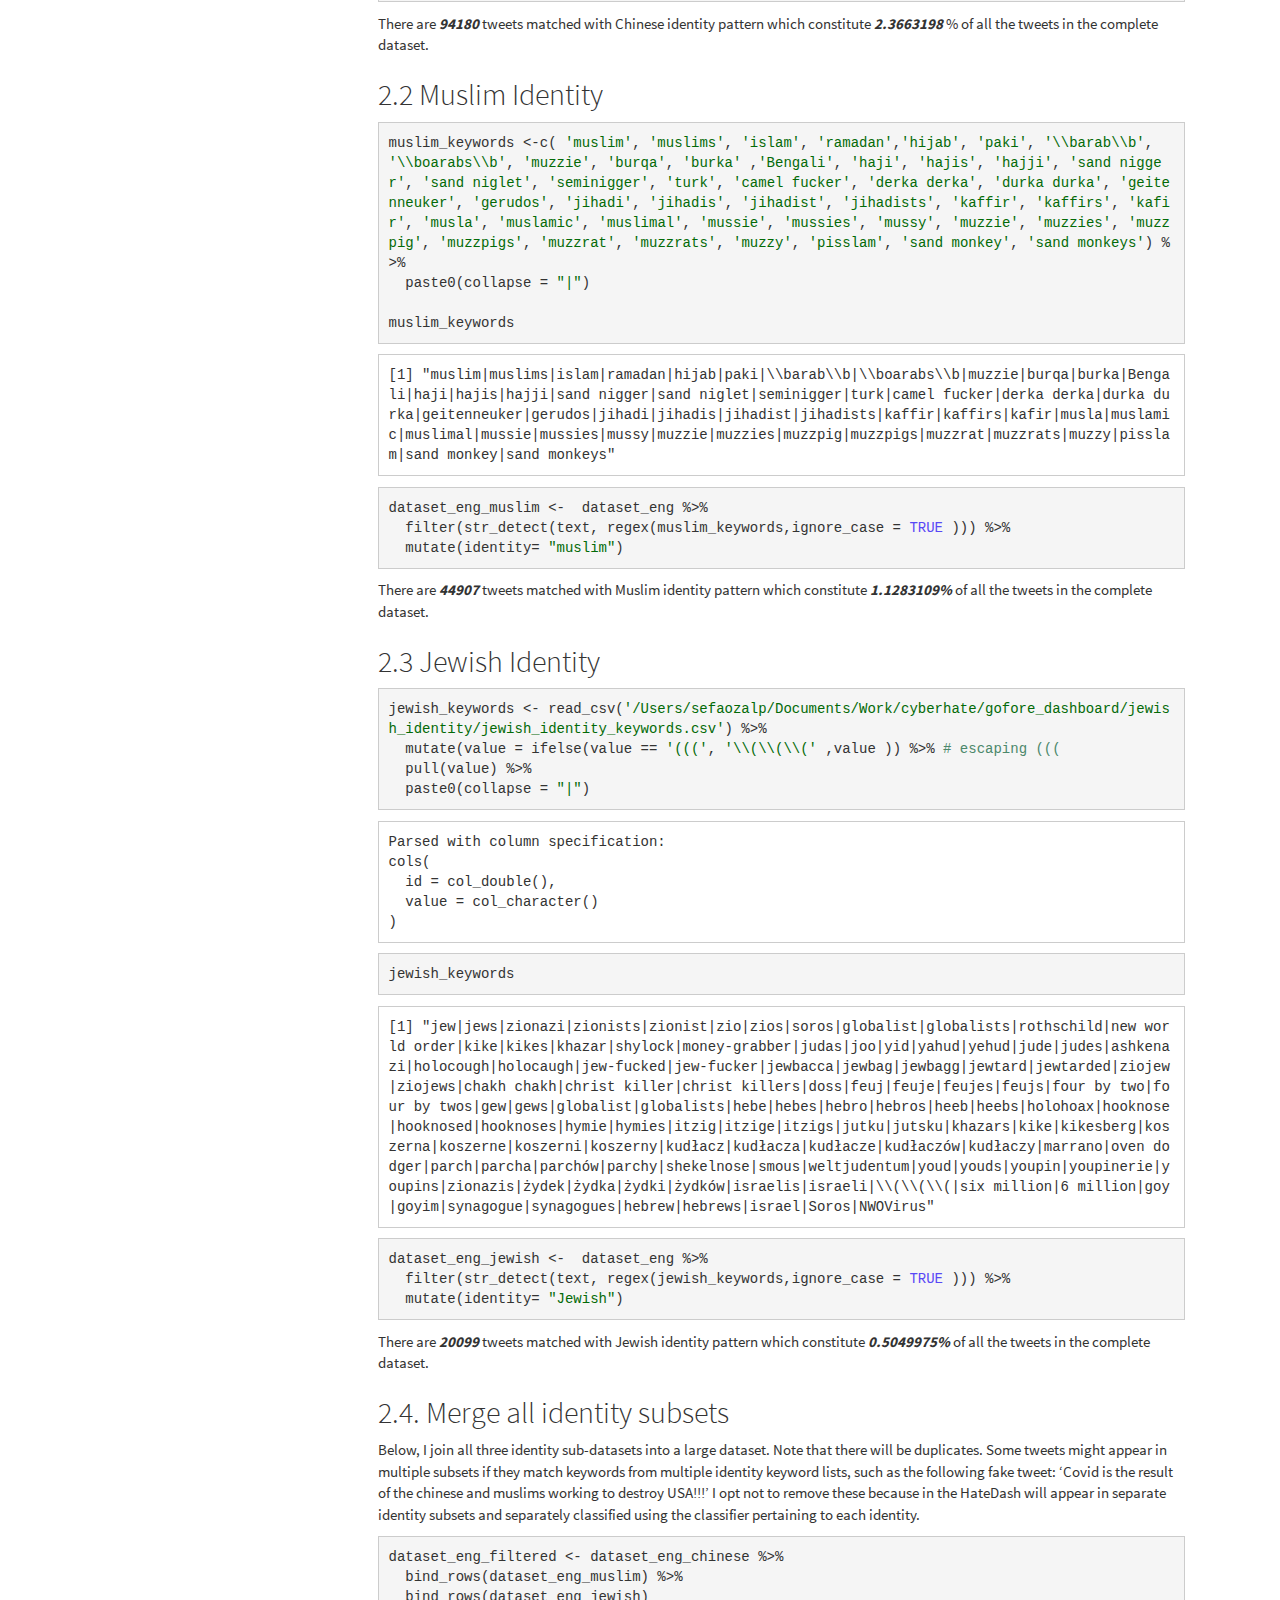
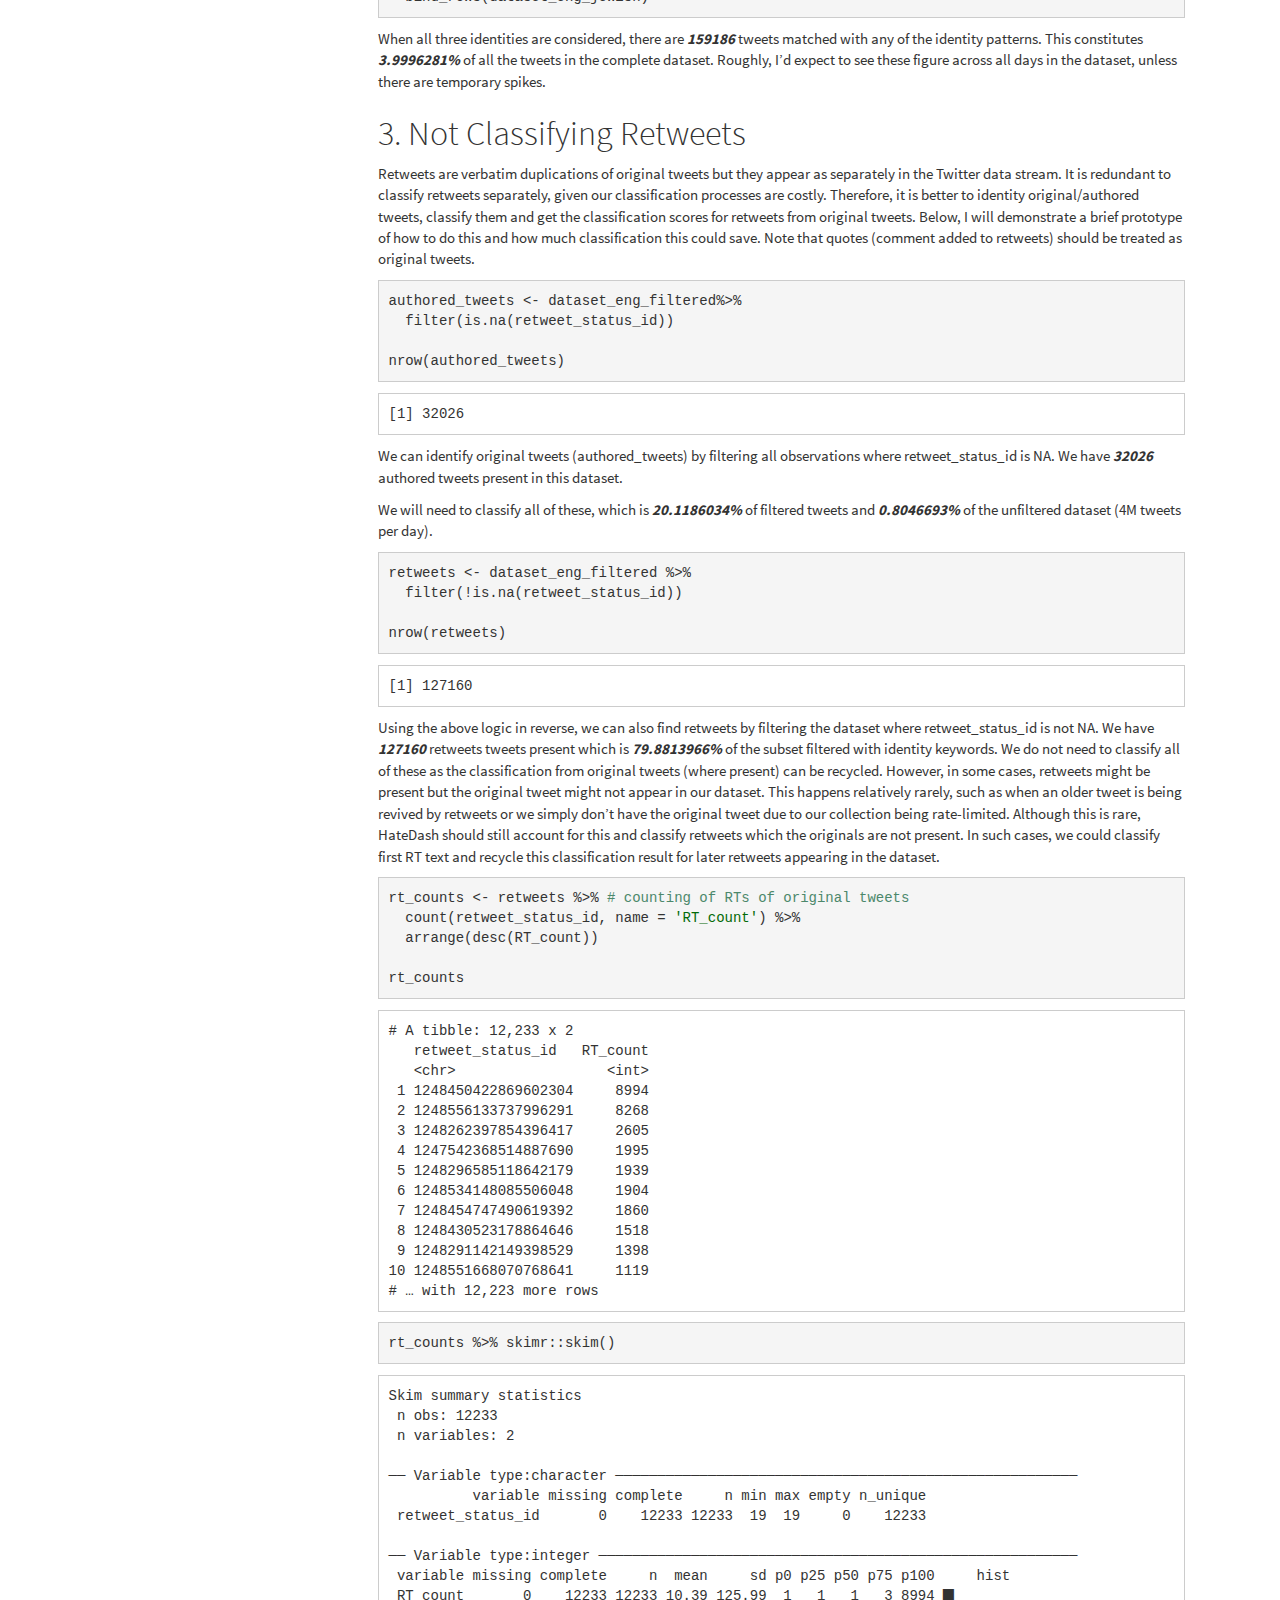
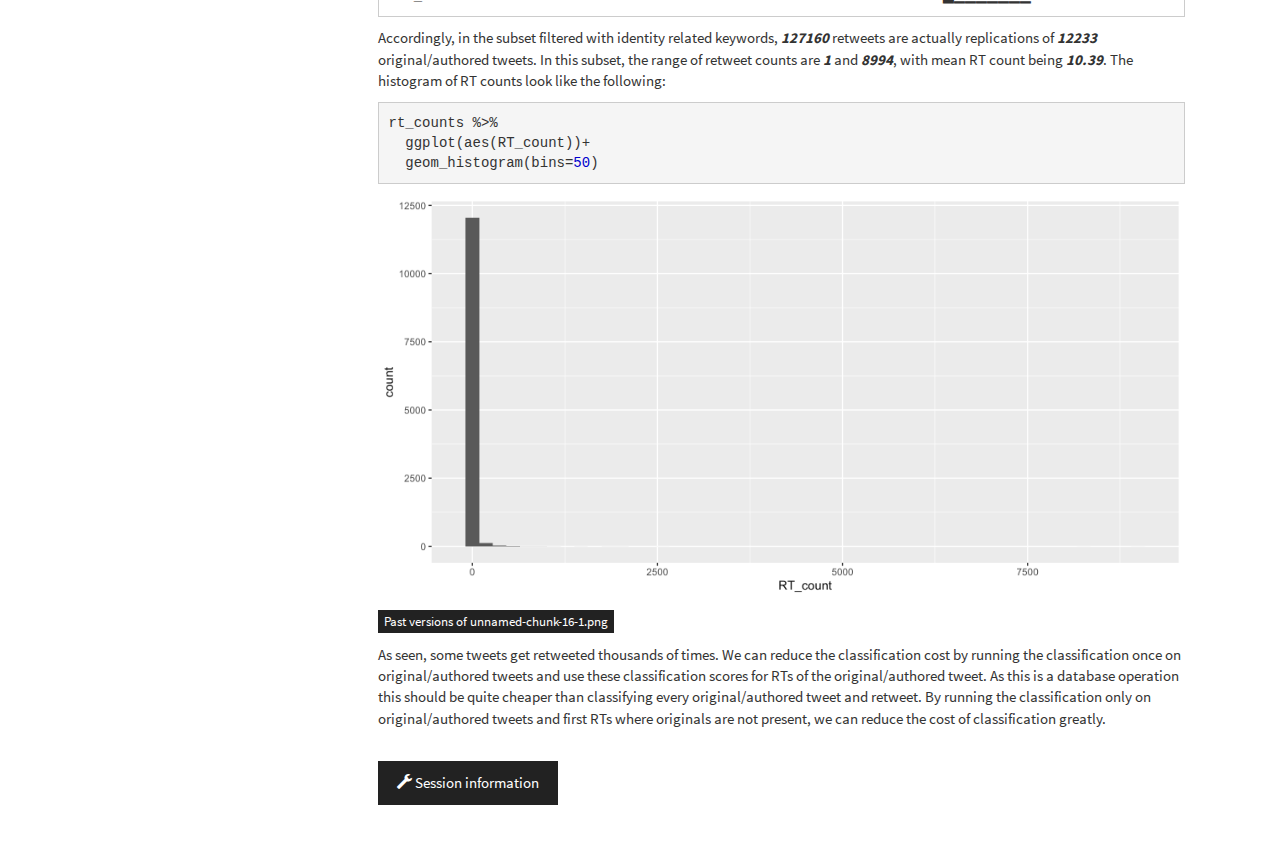
<file: docs/corona_identity_filter_sizes.html>
<!DOCTYPE html>

<html>

<head>

<meta charset="utf-8" />
<meta name="generator" content="pandoc" />
<meta http-equiv="X-UA-Compatible" content="IE=EDGE" />


<meta name="author" content="Sefa Ozalp" />

<meta name="date" content="2020-05-01" />

<title>corona_identity_filter_sizes</title>

<script src="site_libs/jquery-1.11.3/jquery.min.js"></script>
<meta name="viewport" content="width=device-width, initial-scale=1" />
<link href="site_libs/bootstrap-3.3.5/css/cosmo.min.css" rel="stylesheet" />
<script src="site_libs/bootstrap-3.3.5/js/bootstrap.min.js"></script>
<script src="site_libs/bootstrap-3.3.5/shim/html5shiv.min.js"></script>
<script src="site_libs/bootstrap-3.3.5/shim/respond.min.js"></script>
<script src="site_libs/jqueryui-1.11.4/jquery-ui.min.js"></script>
<link href="site_libs/tocify-1.9.1/jquery.tocify.css" rel="stylesheet" />
<script src="site_libs/tocify-1.9.1/jquery.tocify.js"></script>
<script src="site_libs/navigation-1.1/tabsets.js"></script>
<link href="site_libs/highlightjs-9.12.0/textmate.css" rel="stylesheet" />
<script src="site_libs/highlightjs-9.12.0/highlight.js"></script>
<link href="site_libs/font-awesome-5.1.0/css/all.css" rel="stylesheet" />
<link href="site_libs/font-awesome-5.1.0/css/v4-shims.css" rel="stylesheet" />

<style type="text/css">code{white-space: pre;}</style>
<style type="text/css">
  pre:not([class]) {
    background-color: white;
  }
</style>
<script type="text/javascript">
if (window.hljs) {
  hljs.configure({languages: []});
  hljs.initHighlightingOnLoad();
  if (document.readyState && document.readyState === "complete") {
    window.setTimeout(function() { hljs.initHighlighting(); }, 0);
  }
}
</script>



<style type="text/css">
h1 {
  font-size: 34px;
}
h1.title {
  font-size: 38px;
}
h2 {
  font-size: 30px;
}
h3 {
  font-size: 24px;
}
h4 {
  font-size: 18px;
}
h5 {
  font-size: 16px;
}
h6 {
  font-size: 12px;
}
.table th:not([align]) {
  text-align: left;
}
</style>




<style type = "text/css">
.main-container {
  max-width: 940px;
  margin-left: auto;
  margin-right: auto;
}
code {
  color: inherit;
  background-color: rgba(0, 0, 0, 0.04);
}
img {
  max-width:100%;
}
.tabbed-pane {
  padding-top: 12px;
}
.html-widget {
  margin-bottom: 20px;
}
button.code-folding-btn:focus {
  outline: none;
}
summary {
  display: list-item;
}
</style>


<style type="text/css">
/* padding for bootstrap navbar */
body {
  padding-top: 51px;
  padding-bottom: 40px;
}
/* offset scroll position for anchor links (for fixed navbar)  */
.section h1 {
  padding-top: 56px;
  margin-top: -56px;
}
.section h2 {
  padding-top: 56px;
  margin-top: -56px;
}
.section h3 {
  padding-top: 56px;
  margin-top: -56px;
}
.section h4 {
  padding-top: 56px;
  margin-top: -56px;
}
.section h5 {
  padding-top: 56px;
  margin-top: -56px;
}
.section h6 {
  padding-top: 56px;
  margin-top: -56px;
}
.dropdown-submenu {
  position: relative;
}
.dropdown-submenu>.dropdown-menu {
  top: 0;
  left: 100%;
  margin-top: -6px;
  margin-left: -1px;
  border-radius: 0 6px 6px 6px;
}
.dropdown-submenu:hover>.dropdown-menu {
  display: block;
}
.dropdown-submenu>a:after {
  display: block;
  content: " ";
  float: right;
  width: 0;
  height: 0;
  border-color: transparent;
  border-style: solid;
  border-width: 5px 0 5px 5px;
  border-left-color: #cccccc;
  margin-top: 5px;
  margin-right: -10px;
}
.dropdown-submenu:hover>a:after {
  border-left-color: #ffffff;
}
.dropdown-submenu.pull-left {
  float: none;
}
.dropdown-submenu.pull-left>.dropdown-menu {
  left: -100%;
  margin-left: 10px;
  border-radius: 6px 0 6px 6px;
}
</style>

<script>
// manage active state of menu based on current page
$(document).ready(function () {
  // active menu anchor
  href = window.location.pathname
  href = href.substr(href.lastIndexOf('/') + 1)
  if (href === "")
    href = "index.html";
  var menuAnchor = $('a[href="' + href + '"]');

  // mark it active
  menuAnchor.parent().addClass('active');

  // if it's got a parent navbar menu mark it active as well
  menuAnchor.closest('li.dropdown').addClass('active');
});
</script>

<!-- tabsets -->

<style type="text/css">
.tabset-dropdown > .nav-tabs {
  display: inline-table;
  max-height: 500px;
  min-height: 44px;
  overflow-y: auto;
  background: white;
  border: 1px solid #ddd;
  border-radius: 4px;
}

.tabset-dropdown > .nav-tabs > li.active:before {
  content: "";
  font-family: 'Glyphicons Halflings';
  display: inline-block;
  padding: 10px;
  border-right: 1px solid #ddd;
}

.tabset-dropdown > .nav-tabs.nav-tabs-open > li.active:before {
  content: "&#xe258;";
  border: none;
}

.tabset-dropdown > .nav-tabs.nav-tabs-open:before {
  content: "";
  font-family: 'Glyphicons Halflings';
  display: inline-block;
  padding: 10px;
  border-right: 1px solid #ddd;
}

.tabset-dropdown > .nav-tabs > li.active {
  display: block;
}

.tabset-dropdown > .nav-tabs > li > a,
.tabset-dropdown > .nav-tabs > li > a:focus,
.tabset-dropdown > .nav-tabs > li > a:hover {
  border: none;
  display: inline-block;
  border-radius: 4px;
  background-color: transparent;
}

.tabset-dropdown > .nav-tabs.nav-tabs-open > li {
  display: block;
  float: none;
}

.tabset-dropdown > .nav-tabs > li {
  display: none;
}
</style>

<!-- code folding -->



<style type="text/css">

#TOC {
  margin: 25px 0px 20px 0px;
}
@media (max-width: 768px) {
#TOC {
  position: relative;
  width: 100%;
}
}

@media print {
.toc-content {
  /* see https://github.com/w3c/csswg-drafts/issues/4434 */
  float: right;
}
}

.toc-content {
  padding-left: 30px;
  padding-right: 40px;
}

div.main-container {
  max-width: 1200px;
}

div.tocify {
  width: 20%;
  max-width: 260px;
  max-height: 85%;
}

@media (min-width: 768px) and (max-width: 991px) {
  div.tocify {
    width: 25%;
  }
}

@media (max-width: 767px) {
  div.tocify {
    width: 100%;
    max-width: none;
  }
}

.tocify ul, .tocify li {
  line-height: 20px;
}

.tocify-subheader .tocify-item {
  font-size: 0.90em;
}

.tocify .list-group-item {
  border-radius: 0px;
}


</style>



</head>

<body>


<div class="container-fluid main-container">


<!-- setup 3col/9col grid for toc_float and main content  -->
<div class="row-fluid">
<div class="col-xs-12 col-sm-4 col-md-3">
<div id="TOC" class="tocify">
</div>
</div>

<div class="toc-content col-xs-12 col-sm-8 col-md-9">




<div class="navbar navbar-default  navbar-fixed-top" role="navigation">
  <div class="container">
    <div class="navbar-header">
      <button type="button" class="navbar-toggle collapsed" data-toggle="collapse" data-target="#navbar">
        <span class="icon-bar"></span>
        <span class="icon-bar"></span>
        <span class="icon-bar"></span>
      </button>
      <a class="navbar-brand" href="index.html">hatelab_website</a>
    </div>
    <div id="navbar" class="navbar-collapse collapse">
      <ul class="nav navbar-nav">
        <li>
  <a href="index.html">Home</a>
</li>
<li>
  <a href="about.html">About</a>
</li>
<li>
  <a href="license.html">License</a>
</li>
      </ul>
      <ul class="nav navbar-nav navbar-right">
        <li>
  <a href="https://github.com/sefabey/hatelab_website">
    <span class="fa fa-github"></span>
     
    Source code
  </a>
</li>
      </ul>
    </div><!--/.nav-collapse -->
  </div><!--/.container -->
</div><!--/.navbar -->

<!-- Add a small amount of space between sections. -->
<style type="text/css">
div.section {
  padding-top: 12px;
}
</style>

<div class="fluid-row" id="header">



<h1 class="title toc-ignore">corona_identity_filter_sizes</h1>
<h4 class="author">Sefa Ozalp</h4>
<h4 class="date">2020-05-01</h4>

</div>


<p>
<button type="button" class="btn btn-default btn-workflowr btn-workflowr-report" data-toggle="collapse" data-target="#workflowr-report">
<span class="glyphicon glyphicon-list" aria-hidden="true"></span> workflowr <span class="glyphicon glyphicon-exclamation-sign text-danger" aria-hidden="true"></span>
</button>
</p>
<div id="workflowr-report" class="collapse">
<ul class="nav nav-tabs">
<li class="active">
<a data-toggle="tab" href="#summary">Summary</a>
</li>
<li>
<a data-toggle="tab" href="#checks"> Checks <span class="glyphicon glyphicon-exclamation-sign text-danger" aria-hidden="true"></span> </a>
</li>
<li>
<a data-toggle="tab" href="#versions">Past versions</a>
</li>
</ul>
<div class="tab-content">
<div id="summary" class="tab-pane fade in active">
<p>
<strong>Last updated:</strong> 2020-05-04
</p>
<p>
<strong>Checks:</strong> <span class="glyphicon glyphicon-ok text-success" aria-hidden="true"></span> 6 <span class="glyphicon glyphicon-exclamation-sign text-danger" aria-hidden="true"></span> 1
</p>
<p>
<strong>Knit directory:</strong> <code>hatelab_website/</code> <span class="glyphicon glyphicon-question-sign" aria-hidden="true" title="This is the local directory in which the code in this file was executed."> </span>
</p>
<p>
This reproducible <a href="http://rmarkdown.rstudio.com">R Markdown</a> analysis was created with <a
  href="https://github.com/jdblischak/workflowr">workflowr</a> (version 1.4.0). The <em>Checks</em> tab describes the reproducibility checks that were applied when the results were created. The <em>Past versions</em> tab lists the development history.
</p>
<hr>
</div>
<div id="checks" class="tab-pane fade">
<div id="workflowr-checks" class="panel-group">
<div class="panel panel-default">
<div class="panel-heading">
<p class="panel-title">
<a data-toggle="collapse" data-parent="#workflowr-checks" href="#strongRMarkdownfilestronguptodate"> <span class="glyphicon glyphicon-ok text-success" aria-hidden="true"></span> <strong>R Markdown file:</strong> up-to-date </a>
</p>
</div>
<div id="strongRMarkdownfilestronguptodate" class="panel-collapse collapse">
<div class="panel-body">
<p>Great! Since the R Markdown file has been committed to the Git repository, you know the exact version of the code that produced these results.</p>
</div>
</div>
</div>
<div class="panel panel-default">
<div class="panel-heading">
<p class="panel-title">
<a data-toggle="collapse" data-parent="#workflowr-checks" href="#strongEnvironmentstrongempty"> <span class="glyphicon glyphicon-ok text-success" aria-hidden="true"></span> <strong>Environment:</strong> empty </a>
</p>
</div>
<div id="strongEnvironmentstrongempty" class="panel-collapse collapse">
<div class="panel-body">
<p>Great job! The global environment was empty. Objects defined in the global environment can affect the analysis in your R Markdown file in unknown ways. For reproduciblity it’s best to always run the code in an empty environment.</p>
</div>
</div>
</div>
<div class="panel panel-default">
<div class="panel-heading">
<p class="panel-title">
<a data-toggle="collapse" data-parent="#workflowr-checks" href="#strongSeedstrongcodesetseed20191014code"> <span class="glyphicon glyphicon-ok text-success" aria-hidden="true"></span> <strong>Seed:</strong> <code>set.seed(20191014)</code> </a>
</p>
</div>
<div id="strongSeedstrongcodesetseed20191014code" class="panel-collapse collapse">
<div class="panel-body">
<p>The command <code>set.seed(20191014)</code> was run prior to running the code in the R Markdown file. Setting a seed ensures that any results that rely on randomness, e.g. subsampling or permutations, are reproducible.</p>
</div>
</div>
</div>
<div class="panel panel-default">
<div class="panel-heading">
<p class="panel-title">
<a data-toggle="collapse" data-parent="#workflowr-checks" href="#strongSessioninformationstrongrecorded"> <span class="glyphicon glyphicon-ok text-success" aria-hidden="true"></span> <strong>Session information:</strong> recorded </a>
</p>
</div>
<div id="strongSessioninformationstrongrecorded" class="panel-collapse collapse">
<div class="panel-body">
<p>Great job! Recording the operating system, R version, and package versions is critical for reproducibility.</p>
</div>
</div>
</div>
<div class="panel panel-default">
<div class="panel-heading">
<p class="panel-title">
<a data-toggle="collapse" data-parent="#workflowr-checks" href="#strongCachestrongdetected"> <span class="glyphicon glyphicon-exclamation-sign text-danger" aria-hidden="true"></span> <strong>Cache:</strong> detected </a>
</p>
</div>
<div id="strongCachestrongdetected" class="panel-collapse collapse">
<div class="panel-body">
The following chunks had caches available:
<ul>
<li>
session-info-chunk-inserted-by-workflowr
</li>
<li>
unnamed-chunk-10
</li>
<li>
unnamed-chunk-11
</li>
<li>
unnamed-chunk-12
</li>
<li>
unnamed-chunk-13
</li>
<li>
unnamed-chunk-14
</li>
<li>
unnamed-chunk-15
</li>
<li>
unnamed-chunk-16
</li>
<li>
unnamed-chunk-2
</li>
<li>
unnamed-chunk-3
</li>
<li>
unnamed-chunk-4
</li>
<li>
unnamed-chunk-5
</li>
<li>
unnamed-chunk-6
</li>
<li>
unnamed-chunk-7
</li>
<li>
unnamed-chunk-8
</li>
<li>
unnamed-chunk-9
</li>
</ul>
<p>To ensure reproducibility of the results, delete the cache directory <code>corona_identity_filter_sizes_cache</code> and re-run the analysis. To have workflowr automatically delete the cache directory prior to building the file, set <code>delete_cache = TRUE</code> when running <code>wflow_build()</code> or <code>wflow_publish()</code>.</p>
</div>
</div>
</div>
<div class="panel panel-default">
<div class="panel-heading">
<p class="panel-title">
<a data-toggle="collapse" data-parent="#workflowr-checks" href="#strongFilepathsstrongrelative"> <span class="glyphicon glyphicon-ok text-success" aria-hidden="true"></span> <strong>File paths:</strong> relative </a>
</p>
</div>
<div id="strongFilepathsstrongrelative" class="panel-collapse collapse">
<div class="panel-body">
<p>Great job! Using relative paths to the files within your workflowr project makes it easier to run your code on other machines.</p>
</div>
</div>
</div>
<div class="panel panel-default">
<div class="panel-heading">
<p class="panel-title">
<a data-toggle="collapse" data-parent="#workflowr-checks" href="#strongRepositoryversionstrongahrefhttpsgithubcomsefabeyhatelabwebsitetree70408d1d20c84dd241174c22ed914955137d830ftargetblank70408d1a"> <span class="glyphicon glyphicon-ok text-success" aria-hidden="true"></span> <strong>Repository version:</strong> <a href="https://github.com/sefabey/hatelab_website/tree/70408d1d20c84dd241174c22ed914955137d830f" target="_blank">70408d1</a> </a>
</p>
</div>
<div id="strongRepositoryversionstrongahrefhttpsgithubcomsefabeyhatelabwebsitetree70408d1d20c84dd241174c22ed914955137d830ftargetblank70408d1a" class="panel-collapse collapse">
<div class="panel-body">
<p>
Great! You are using Git for version control. Tracking code development and connecting the code version to the results is critical for reproducibility. The version displayed above was the version of the Git repository at the time these results were generated. <br><br> Note that you need to be careful to ensure that all relevant files for the analysis have been committed to Git prior to generating the results (you can use <code>wflow_publish</code> or <code>wflow_git_commit</code>). workflowr only checks the R Markdown file, but you know if there are other scripts or data files that it depends on. Below is the status of the Git repository when the results were generated:
</p>
<pre><code>
Ignored files:
    Ignored:    .DS_Store
    Ignored:    .Rhistory
    Ignored:    .Rproj.user/
    Ignored:    analysis/.DS_Store
    Ignored:    analysis/corona_identity_filter_sizes_cache/
    Ignored:    data/.DS_Store
    Ignored:    data/brexit_sole_keyword_ratios_dec19/.DS_Store
    Ignored:    docs/.DS_Store
    Ignored:    docs/figure/.DS_Store

Untracked files:
    Untracked:  analysis/trump_muslim.rmd
    Untracked:  data/export/
    Untracked:  data/hatedash_comparison_skim.rds
    Untracked:  data/trump_tweets_html_body.txt
    Untracked:  data/trump_tweets_islam.json
    Untracked:  data/trump_tweets_islam_muslim.csv

Unstaged changes:
    Deleted:    docs/HSD_brex_sep19_files/all.css
    Deleted:    docs/HSD_brex_sep19_files/css
    Deleted:    docs/HSD_brex_sep19_files/main.9a50a41e7d85cf90d27a.js
    Deleted:    docs/HSD_brex_sep19_files/polyfills.681b44b3f292a3819611.js
    Deleted:    docs/HSD_brex_sep19_files/runtime.26209474bfa8dc87a77c.js
    Deleted:    docs/HSD_brex_sep19_files/styles.2c55fbc404b14f01ab1b.css
    Deleted:    docs/assets/html_viz/Hate Speech Dashboard.htm
    Deleted:    docs/assets/html_viz/Hate Speech Dashboard_files/all.css
    Deleted:    docs/assets/html_viz/Hate Speech Dashboard_files/css
    Deleted:    docs/assets/html_viz/Hate Speech Dashboard_files/main.9a50a41e7d85cf90d27a.js
    Deleted:    docs/assets/html_viz/Hate Speech Dashboard_files/polyfills.681b44b3f292a3819611.js
    Deleted:    docs/assets/html_viz/Hate Speech Dashboard_files/runtime.26209474bfa8dc87a77c.js
    Deleted:    docs/assets/html_viz/Hate Speech Dashboard_files/styles.2c55fbc404b14f01ab1b.css

</code></pre>
<p>
Note that any generated files, e.g. HTML, png, CSS, etc., are not included in this status report because it is ok for generated content to have uncommitted changes.
</p>
</div>
</div>
</div>
</div>
<hr>
</div>
<div id="versions" class="tab-pane fade">

<p>
These are the previous versions of the R Markdown and HTML files. If you’ve configured a remote Git repository (see <code>?wflow_git_remote</code>), click on the hyperlinks in the table below to view them.
</p>
<div class="table-responsive">
<table class="table table-condensed table-hover">
<thead>
<tr>
<th>
File
</th>
<th>
Version
</th>
<th>
Author
</th>
<th>
Date
</th>
<th>
Message
</th>
</tr>
</thead>
<tbody>
<tr>
<td>
Rmd
</td>
<td>
<a href="https://github.com/sefabey/hatelab_website/blob/70408d1d20c84dd241174c22ed914955137d830f/analysis/corona_identity_filter_sizes.Rmd" target="_blank">70408d1</a>
</td>
<td>
Sefa Ozalp
</td>
<td>
2020-05-04
</td>
<td>
wflow_publish(c(“analysis/corona_identity_filter_sizes.Rmd”,
</td>
</tr>
<tr>
<td>
html
</td>
<td>
<a href="https://rawcdn.githack.com/sefabey/hatelab_website/f78be7759937c41bcaf986ba6dae56ca509267c6/docs/corona_identity_filter_sizes.html" target="_blank">f78be77</a>
</td>
<td>
Sefa Ozalp
</td>
<td>
2020-05-03
</td>
<td>
Build site.
</td>
</tr>
<tr>
<td>
Rmd
</td>
<td>
<a href="https://github.com/sefabey/hatelab_website/blob/0ff591aebbc1d878355b6f5b6b429e4436f67af5/analysis/corona_identity_filter_sizes.Rmd" target="_blank">0ff591a</a>
</td>
<td>
Sefa Ozalp
</td>
<td>
2020-05-03
</td>
<td>
wflow_publish(c(“analysis/corona_identity_filter_sizes.Rmd”,
</td>
</tr>
<tr>
<td>
html
</td>
<td>
<a href="https://rawcdn.githack.com/sefabey/hatelab_website/7ba2e0f11c3de9b4181a3efcbf49f516683552fe/docs/corona_identity_filter_sizes.html" target="_blank">7ba2e0f</a>
</td>
<td>
Sefa Ozalp
</td>
<td>
2020-05-03
</td>
<td>
Build site.
</td>
</tr>
<tr>
<td>
Rmd
</td>
<td>
<a href="https://github.com/sefabey/hatelab_website/blob/91ed348adaf9d1658a46185998de1f081d83556f/analysis/corona_identity_filter_sizes.Rmd" target="_blank">91ed348</a>
</td>
<td>
Sefa Ozalp
</td>
<td>
2020-05-03
</td>
<td>
wflow_publish(c(“analysis/corona_identity_filter_sizes.Rmd”,
</td>
</tr>
<tr>
<td>
html
</td>
<td>
<a href="https://rawcdn.githack.com/sefabey/hatelab_website/d66747dfe696aaf85323bc9d581118db0ee7278a/docs/corona_identity_filter_sizes.html" target="_blank">d66747d</a>
</td>
<td>
Sefa Ozalp
</td>
<td>
2020-05-03
</td>
<td>
Build site.
</td>
</tr>
<tr>
<td>
Rmd
</td>
<td>
<a href="https://github.com/sefabey/hatelab_website/blob/25f3f9909447e6e47714257d0b6142e1d18b1dd7/analysis/corona_identity_filter_sizes.Rmd" target="_blank">25f3f99</a>
</td>
<td>
Sefa Ozalp
</td>
<td>
2020-05-03
</td>
<td>
wflow_publish(c(“analysis/corona_identity_filter_sizes.Rmd”,
</td>
</tr>
<tr>
<td>
html
</td>
<td>
<a href="https://rawcdn.githack.com/sefabey/hatelab_website/8f20af95d1b025a83a2783f57eef440a70438120/docs/corona_identity_filter_sizes.html" target="_blank">8f20af9</a>
</td>
<td>
Sefa Ozalp
</td>
<td>
2020-05-03
</td>
<td>
Build site.
</td>
</tr>
<tr>
<td>
Rmd
</td>
<td>
<a href="https://github.com/sefabey/hatelab_website/blob/d3e32cbc6b84499a8fd9e7676fe1bea95ac0aa60/analysis/corona_identity_filter_sizes.Rmd" target="_blank">d3e32cb</a>
</td>
<td>
Sefa Ozalp
</td>
<td>
2020-05-03
</td>
<td>
wflow_publish(“analysis/corona_identity_filter_sizes.Rmd”)
</td>
</tr>
<tr>
<td>
html
</td>
<td>
<a href="https://rawcdn.githack.com/sefabey/hatelab_website/a88718bcca28f139b716f03900657b8ab1282424/docs/corona_identity_filter_sizes.html" target="_blank">a88718b</a>
</td>
<td>
Sefa Ozalp
</td>
<td>
2020-05-03
</td>
<td>
Build site.
</td>
</tr>
<tr>
<td>
Rmd
</td>
<td>
<a href="https://github.com/sefabey/hatelab_website/blob/f16100c2898afe8d84b93499e0106d302facd385/analysis/corona_identity_filter_sizes.Rmd" target="_blank">f16100c</a>
</td>
<td>
Sefa Ozalp
</td>
<td>
2020-05-03
</td>
<td>
wflow_publish(“analysis/corona_identity_filter_sizes.Rmd”)
</td>
</tr>
</tbody>
</table>
</div>
<hr>
</div>
</div>
</div>
<div id="introduction" class="section level1">
<h1>Introduction</h1>
<p>This document explores the ratio of the tweets that need to be classified for the HateDash for the COVID-19 collection. I’ve randomly selected 2020-04-10 and working with tweets sent that day. Given the number of tweets ingested are very consistent across hours and days within this particular dataset, we can confidently extrapolate findings from this day to the dataset.</p>
<div id="load-packages" class="section level3">
<h3>Load packages</h3>
<pre class="r"><code>library(tidyverse)
library(fs)
library(furrr)

plan(multiprocess)</code></pre>
<pre><code>Warning: [ONE-TIME WARNING] Forked processing (&#39;multicore&#39;) is disabled
in future (&gt;= 1.13.0) when running R from RStudio, because it is
considered unstable. Because of this, plan(&quot;multicore&quot;) will fall
back to plan(&quot;sequential&quot;), and plan(&quot;multiprocess&quot;) will fall back to
plan(&quot;multisession&quot;) - not plan(&quot;multicore&quot;) as in the past. For more
details, how to control forked processing or not, and how to silence this
warning in future R sessions, see ?future::supportsMulticore</code></pre>
</div>
<div id="data-io" class="section level2">
<h2>Data IO</h2>
<pre class="r"><code>dataset &lt;- fs::dir_ls(&quot;data/export/&quot;) %&gt;% 
  map_df(~ read_rds(.x) %&gt;% 
           select(text, status_id, created_at, screen_name, is_quote, is_retweet, lang, retweet_text,retweet_status_id))</code></pre>
</div>
</div>
<div id="summary-of-the-data" class="section level1">
<h1>Summary of the Data</h1>
<pre class="r"><code>dataset %&gt;% 
  skimr::skim()</code></pre>
<pre><code>Skim summary statistics
 n obs: 3980020 
 n variables: 9 

── Variable type:character ───────────────────────────────────────────────────────
          variable missing complete       n min  max empty n_unique
              lang       0  3980020 3980020   2    3     0       66
 retweet_status_id 1177329  2802691 3980020  18   19     0   406874
      retweet_text 1177329  2802691 3980020   1 1024     0   421870
       screen_name       0  3980020 3980020   1   17     0  2238756
         status_id       0  3980020 3980020  19   19     0  3980014
              text       0  3980020 3980020   1 1024     0  1413005

── Variable type:logical ─────────────────────────────────────────────────────────
   variable missing complete       n mean
   is_quote       0  3980020 3980020  0.2
 is_retweet       0  3980020 3980020  0.7
                             count
  FAL: 3178462, TRU: 801558, NA: 0
 TRU: 2802691, FAL: 1177329, NA: 0

── Variable type:POSIXct ─────────────────────────────────────────────────────────
   variable missing complete       n        min        max     median
 created_at       0  3980020 3980020 2020-04-09 2020-04-10 2020-04-10
 n_unique
    86393</code></pre>
<p>We have <strong><em>3980020</em></strong> tweets sent on this particular day.</p>
</div>
<div id="filter-english-tweets-only" class="section level1">
<h1>1. Filter English Tweets Only</h1>
<pre class="r"><code>dataset_eng &lt;- dataset %&gt;% 
  filter(lang == &quot;en&quot;)

nrow(dataset_eng)</code></pre>
<pre><code>[1] 2118157</code></pre>
<pre class="r"><code>dataset_eng %&gt;% 
  skimr::skim()</code></pre>
<pre><code>Skim summary statistics
 n obs: 2118157 
 n variables: 9 

── Variable type:character ───────────────────────────────────────────────────────
          variable missing complete       n min  max empty n_unique
              lang       0  2118157 2118157   2    2     0        1
 retweet_status_id  592353  1525804 2118157  18   19     0   215545
      retweet_text  592353  1525804 2118157   4 1023     0   225046
       screen_name       0  2118157 2118157   1   17     0  1199840
         status_id       0  2118157 2118157  19   19     0  2118155
              text       0  2118157 2118157   4 1023     0   727713

── Variable type:logical ─────────────────────────────────────────────────────────
   variable missing complete       n mean                            count
   is_quote       0  2118157 2118157 0.21 FAL: 1671233, TRU: 446924, NA: 0
 is_retweet       0  2118157 2118157 0.72 TRU: 1525804, FAL: 592353, NA: 0

── Variable type:POSIXct ─────────────────────────────────────────────────────────
   variable missing complete       n        min        max     median
 created_at       0  2118157 2118157 2020-04-09 2020-04-10 2020-04-10
 n_unique
    86390</code></pre>
<p>By filtering English tweets only, I reduced the size of tweets <strong><em>0.4678024%</em></strong>. As much as this step might seem redundant as the keywords used for identities are predominantly in English, this is still necessary as many keywords referring to Chinese identity is quite generic (i.e China, Asia, Wuhan etc) and they match with tweets from multiple languages.</p>
</div>
<div id="filter-by-identity-related-keywords" class="section level1">
<h1>2. Filter by Identity Related Keywords</h1>
<p>Below, I will demonstrate the regex patterns I use to filter tweets for each identity. Note some keywords in Chinese pattern are wrapped in <code>\\b</code> <a href="https://www.regular-expressions.info/wordboundaries.html">anchor</a>. This is to prevent pattern matching to detect identity related keywords within parts of the words in tweets but only when they are present as whole words. I also opt to ignore case for pattern matching.</p>
<div id="chinese-and-asian" class="section level2">
<h2>2.1 Chinese and Asian</h2>
<pre class="r"><code>regex_chinese_slurs &lt;- c( &#39;chinese&#39;, &#39;china&#39;, &#39;wuhan&#39;, &#39;oriental&#39;,&#39;asian&#39;,
                                                 &#39;kungflu&#39;, &#39;kung-flu&#39;, &#39;kung flu&#39;,
                          &#39;CCPVirus&#39;,&#39;DeepstateVirus&#39;,&#39;Depopulation&#39;,
                                                 &#39;\\bchapta\\b&#39;,&#39;\\bchaptas\\b&#39;,
                                                 &#39;\\bchigger\\b&#39;,&#39;\\bchiggers\\b&#39;,
                                                 &#39;\\bchink\\b&#39;,&#39;\\bchinks\\b&#39;, 
                                                 &#39;\\bching\\b&#39;, &#39;\\bchings\\b&#39;,
                                                 &#39;\\bchonky\\b&#39;,&#39;\\bchork\\b&#39;, 
                                                 &#39;ching chong&#39;, 
                                                 &#39;chonk&#39;,&#39;chonks&#39;,
                                                 &#39;\\bchang\\b&#39;,&#39;\\bchangs\\b&#39;,
                                                 &#39;chank&#39;, &#39;cheena&#39;, 
                                                 &#39;\\bchunk\\b&#39;, &#39;\\bchunks\\b&#39;,
                                                 &#39;nooger&#39;,&#39;slanty&#39;, &#39;slit eyes&#39;, &#39;slity eyes&#39;, &#39;yellow skin&#39;, &#39;squint&#39;, &#39;\\bgook\\b&#39;, &#39;\\bgooks\\b&#39;, &#39;\\bnip\\b&#39;, &#39;\\bnips\\b&#39;, &#39;chinki&#39;, &#39;\\bginks\\b&#39;,&#39;\\bgink\\b&#39;,  &#39;panface&#39;, &#39;pan face&#39;,&#39;lingling&#39;, &#39;chinazi&#39;, &#39;\\bjap\\b&#39;,&#39;\\bjaps\\b&#39;, &#39;pancake&#39;, &#39;rice eater&#39;, &#39;curry muncher&#39;, &#39;egg head&#39;, &#39;egg-head&#39;, &#39;ironing board&#39;, &#39;coin slot&#39;, &#39;socket face&#39;, &#39;rice ball&#39;, &#39;rice-ball&#39;, &#39;\\boreo\\b&#39;, &#39;pumphkin head&#39;, &#39;pumpkin-head&#39;, &#39;burnt rice&#39;,  &#39;pan head&#39;, &#39;pan-head&#39;, &#39;bugland&#39;, &#39;chankoro&#39; , &#39;insectoid&#39; ,&#39;bugmen&#39;, &#39;chingchong&#39;, &#39;chinkistan&#39;, &#39;chinkland&#39;, &#39;chiniggers&#39;, &#39;chinigger&#39;) %&gt;% 
  paste0(collapse = &quot;|&quot;)</code></pre>
<pre class="r"><code>dataset_eng_chinese &lt;-  dataset_eng %&gt;% 
  filter(str_detect(text, regex(regex_chinese_slurs,ignore_case = TRUE )) )%&gt;% 
  mutate(identity= &quot;chinese&quot;)</code></pre>
<p>There are <strong><em>94180</em></strong> tweets matched with Chinese identity pattern which constitute <strong><em>2.3663198</em></strong> % of all the tweets in the complete dataset.</p>
</div>
<div id="muslim-identity" class="section level2">
<h2>2.2 Muslim Identity</h2>
<pre class="r"><code>muslim_keywords &lt;-c( &#39;muslim&#39;, &#39;muslims&#39;, &#39;islam&#39;, &#39;ramadan&#39;,&#39;hijab&#39;, &#39;paki&#39;, &#39;\\barab\\b&#39;, &#39;\\boarabs\\b&#39;, &#39;muzzie&#39;, &#39;burqa&#39;, &#39;burka&#39; ,&#39;Bengali&#39;, &#39;haji&#39;, &#39;hajis&#39;, &#39;hajji&#39;, &#39;sand nigger&#39;, &#39;sand niglet&#39;, &#39;seminigger&#39;, &#39;turk&#39;, &#39;camel fucker&#39;, &#39;derka derka&#39;, &#39;durka durka&#39;, &#39;geitenneuker&#39;, &#39;gerudos&#39;, &#39;jihadi&#39;, &#39;jihadis&#39;, &#39;jihadist&#39;, &#39;jihadists&#39;, &#39;kaffir&#39;, &#39;kaffirs&#39;, &#39;kafir&#39;, &#39;musla&#39;, &#39;muslamic&#39;, &#39;muslimal&#39;, &#39;mussie&#39;, &#39;mussies&#39;, &#39;mussy&#39;, &#39;muzzie&#39;, &#39;muzzies&#39;, &#39;muzzpig&#39;, &#39;muzzpigs&#39;, &#39;muzzrat&#39;, &#39;muzzrats&#39;, &#39;muzzy&#39;, &#39;pisslam&#39;, &#39;sand monkey&#39;, &#39;sand monkeys&#39;) %&gt;% 
  paste0(collapse = &quot;|&quot;)

muslim_keywords</code></pre>
<pre><code>[1] &quot;muslim|muslims|islam|ramadan|hijab|paki|\\barab\\b|\\boarabs\\b|muzzie|burqa|burka|Bengali|haji|hajis|hajji|sand nigger|sand niglet|seminigger|turk|camel fucker|derka derka|durka durka|geitenneuker|gerudos|jihadi|jihadis|jihadist|jihadists|kaffir|kaffirs|kafir|musla|muslamic|muslimal|mussie|mussies|mussy|muzzie|muzzies|muzzpig|muzzpigs|muzzrat|muzzrats|muzzy|pisslam|sand monkey|sand monkeys&quot;</code></pre>
<pre class="r"><code>dataset_eng_muslim &lt;-  dataset_eng %&gt;% 
  filter(str_detect(text, regex(muslim_keywords,ignore_case = TRUE ))) %&gt;% 
  mutate(identity= &quot;muslim&quot;)</code></pre>
<p>There are <strong><em>44907</em></strong> tweets matched with Muslim identity pattern which constitute <strong><em>1.1283109%</em></strong> of all the tweets in the complete dataset.</p>
</div>
<div id="jewish-identity" class="section level2">
<h2>2.3 Jewish Identity</h2>
<pre class="r"><code>jewish_keywords &lt;- read_csv(&#39;/Users/sefaozalp/Documents/Work/cyberhate/gofore_dashboard/jewish_identity/jewish_identity_keywords.csv&#39;) %&gt;% 
  mutate(value = ifelse(value == &#39;(((&#39;, &#39;\\(\\(\\(&#39; ,value )) %&gt;% # escaping (((
  pull(value) %&gt;% 
  paste0(collapse = &quot;|&quot;)</code></pre>
<pre><code>Parsed with column specification:
cols(
  id = col_double(),
  value = col_character()
)</code></pre>
<pre class="r"><code>jewish_keywords</code></pre>
<pre><code>[1] &quot;jew|jews|zionazi|zionists|zionist|zio|zios|soros|globalist|globalists|rothschild|new world order|kike|kikes|khazar|shylock|money-grabber|judas|joo|yid|yahud|yehud|jude|judes|ashkenazi|holocough|holocaugh|jew-fucked|jew-fucker|jewbacca|jewbag|jewbagg|jewtard|jewtarded|ziojew|ziojews|chakh chakh|christ killer|christ killers|doss|feuj|feuje|feujes|feujs|four by two|four by twos|gew|gews|globalist|globalists|hebe|hebes|hebro|hebros|heeb|heebs|holohoax|hooknose|hooknosed|hooknoses|hymie|hymies|itzig|itzige|itzigs|jutku|jutsku|khazars|kike|kikesberg|koszerna|koszerne|koszerni|koszerny|kudłacz|kudłacza|kudłacze|kudłaczów|kudłaczy|marrano|oven dodger|parch|parcha|parchów|parchy|shekelnose|smous|weltjudentum|youd|youds|youpin|youpinerie|youpins|zionazis|żydek|żydka|żydki|żydków|israelis|israeli|\\(\\(\\(|six million|6 million|goy|goyim|synagogue|synagogues|hebrew|hebrews|israel|Soros|NWOVirus&quot;</code></pre>
<pre class="r"><code>dataset_eng_jewish &lt;-  dataset_eng %&gt;% 
  filter(str_detect(text, regex(jewish_keywords,ignore_case = TRUE ))) %&gt;% 
  mutate(identity= &quot;Jewish&quot;)</code></pre>
<p>There are <strong><em>20099</em></strong> tweets matched with Jewish identity pattern which constitute <strong><em>0.5049975%</em></strong> of all the tweets in the complete dataset.</p>
</div>
<div id="merge-all-identity-subsets" class="section level2">
<h2>2.4. Merge all identity subsets</h2>
<p>Below, I join all three identity sub-datasets into a large dataset. Note that there will be duplicates. Some tweets might appear in multiple subsets if they match keywords from multiple identity keyword lists, such as the following fake tweet: ‘Covid is the result of the chinese and muslims working to destroy USA!!!’ I opt not to remove these because in the HateDash will appear in separate identity subsets and separately classified using the classifier pertaining to each identity.</p>
<pre class="r"><code>dataset_eng_filtered &lt;- dataset_eng_chinese %&gt;% 
  bind_rows(dataset_eng_muslim) %&gt;% 
  bind_rows(dataset_eng_jewish)</code></pre>
<p>When all three identities are considered, there are <strong><em>159186</em></strong> tweets matched with any of the identity patterns. This constitutes <strong><em>3.9996281%</em></strong> of all the tweets in the complete dataset. Roughly, I’d expect to see these figure across all days in the dataset, unless there are temporary spikes.</p>
</div>
</div>
<div id="not-classifying-retweets" class="section level1">
<h1>3. Not Classifying Retweets</h1>
<p>Retweets are verbatim duplications of original tweets but they appear as separately in the Twitter data stream. It is redundant to classify retweets separately, given our classification processes are costly. Therefore, it is better to identity original/authored tweets, classify them and get the classification scores for retweets from original tweets. Below, I will demonstrate a brief prototype of how to do this and how much classification this could save. Note that quotes (comment added to retweets) should be treated as original tweets.</p>
<pre class="r"><code>authored_tweets &lt;- dataset_eng_filtered%&gt;% 
  filter(is.na(retweet_status_id))

nrow(authored_tweets)</code></pre>
<pre><code>[1] 32026</code></pre>
<p>We can identify original tweets (authored_tweets) by filtering all observations where retweet_status_id is NA. We have <strong><em>32026</em></strong> authored tweets present in this dataset.</p>
<p>We will need to classify all of these, which is <strong><em>20.1186034%</em></strong> of filtered tweets and <strong><em>0.8046693%</em></strong> of the unfiltered dataset (4M tweets per day).</p>
<pre class="r"><code>retweets &lt;- dataset_eng_filtered %&gt;% 
  filter(!is.na(retweet_status_id))

nrow(retweets)</code></pre>
<pre><code>[1] 127160</code></pre>
<p>Using the above logic in reverse, we can also find retweets by filtering the dataset where retweet_status_id is not NA. We have <strong><em>127160</em></strong> retweets tweets present which is <strong><em>79.8813966%</em></strong> of the subset filtered with identity keywords. We do not need to classify all of these as the classification from original tweets (where present) can be recycled. However, in some cases, retweets might be present but the original tweet might not appear in our dataset. This happens relatively rarely, such as when an older tweet is being revived by retweets or we simply don’t have the original tweet due to our collection being rate-limited. Although this is rare, HateDash should still account for this and classify retweets which the originals are not present. In such cases, we could classify first RT text and recycle this classification result for later retweets appearing in the dataset.</p>
<pre class="r"><code>rt_counts &lt;- retweets %&gt;% # counting of RTs of original tweets
  count(retweet_status_id, name = &#39;RT_count&#39;) %&gt;% 
  arrange(desc(RT_count))

rt_counts</code></pre>
<pre><code># A tibble: 12,233 x 2
   retweet_status_id   RT_count
   &lt;chr&gt;                  &lt;int&gt;
 1 1248450422869602304     8994
 2 1248556133737996291     8268
 3 1248262397854396417     2605
 4 1247542368514887690     1995
 5 1248296585118642179     1939
 6 1248534148085506048     1904
 7 1248454747490619392     1860
 8 1248430523178864646     1518
 9 1248291142149398529     1398
10 1248551668070768641     1119
# … with 12,223 more rows</code></pre>
<pre class="r"><code>rt_counts %&gt;% skimr::skim()</code></pre>
<pre><code>Skim summary statistics
 n obs: 12233 
 n variables: 2 

── Variable type:character ───────────────────────────────────────────────────────
          variable missing complete     n min max empty n_unique
 retweet_status_id       0    12233 12233  19  19     0    12233

── Variable type:integer ─────────────────────────────────────────────────────────
 variable missing complete     n  mean     sd p0 p25 p50 p75 p100     hist
 RT_count       0    12233 12233 10.39 125.99  1   1   1   3 8994 ▇▁▁▁▁▁▁▁</code></pre>
<p>Accordingly, in the subset filtered with identity related keywords, <strong><em>127160</em></strong> retweets are actually replications of <strong><em>12233</em></strong> original/authored tweets. In this subset, the range of retweet counts are <strong><em>1</em></strong> and <strong><em>8994</em></strong>, with mean RT count being <strong><em>10.39</em></strong>. The histogram of RT counts look like the following:</p>
<pre class="r"><code>rt_counts %&gt;% 
  ggplot(aes(RT_count))+
  geom_histogram(bins=50)</code></pre>
<p><img src="figure/corona_identity_filter_sizes.Rmd/unnamed-chunk-16-1.png" width="960" style="display: block; margin: auto;" /></p>
<p>
<button type="button" class="btn btn-default btn-xs btn-workflowr btn-workflowr-fig" data-toggle="collapse" data-target="#fig-unnamed-chunk-16-1">
Past versions of unnamed-chunk-16-1.png
</button>
</p>
<div id="fig-unnamed-chunk-16-1" class="collapse">
<div class="table-responsive">
<table class="table table-condensed table-hover">
<thead>
<tr>
<th>
Version
</th>
<th>
Author
</th>
<th>
Date
</th>
</tr>
</thead>
<tbody>
<tr>
<td>
<a href="https://github.com/sefabey/hatelab_website/blob/a88718bcca28f139b716f03900657b8ab1282424/docs/figure/corona_identity_filter_sizes.Rmd/unnamed-chunk-16-1.png" target="_blank">a88718b</a>
</td>
<td>
Sefa Ozalp
</td>
<td>
2020-05-03
</td>
</tr>
</tbody>
</table>
</div>
</div>
<p>As seen, some tweets get retweeted thousands of times. We can reduce the classification cost by running the classification once on original/authored tweets and use these classification scores for RTs of the original/authored tweet. As this is a database operation this should be quite cheaper than classifying every original/authored tweet and retweet. By running the classification only on original/authored tweets and first RTs where originals are not present, we can reduce the cost of classification greatly.</p>
<br>
<p>
<button type="button" class="btn btn-default btn-workflowr btn-workflowr-sessioninfo" data-toggle="collapse" data-target="#workflowr-sessioninfo" style="display: block;">
<span class="glyphicon glyphicon-wrench" aria-hidden="true"></span> Session information
</button>
</p>
<div id="workflowr-sessioninfo" class="collapse">
<pre class="r"><code>sessionInfo()</code></pre>
<pre><code>R version 3.6.1 (2019-07-05)
Platform: x86_64-apple-darwin15.6.0 (64-bit)
Running under: macOS Mojave 10.14.6

Matrix products: default
BLAS:   /Library/Frameworks/R.framework/Versions/3.6/Resources/lib/libRblas.0.dylib
LAPACK: /Library/Frameworks/R.framework/Versions/3.6/Resources/lib/libRlapack.dylib

locale:
[1] en_GB.UTF-8/en_GB.UTF-8/en_GB.UTF-8/C/en_GB.UTF-8/en_GB.UTF-8

attached base packages:
[1] stats     graphics  grDevices utils     datasets  methods   base     

other attached packages:
 [1] furrr_0.1.0     future_1.14.0   fs_1.3.1        forcats_0.4.0  
 [5] stringr_1.4.0   dplyr_0.8.5     purrr_0.3.3     readr_1.3.1    
 [9] tidyr_1.0.0     tibble_2.1.3    ggplot2_3.3.0   tidyverse_1.2.1

loaded via a namespace (and not attached):
 [1] tidyselect_0.2.5 xfun_0.9         listenv_0.7.0    haven_2.1.1     
 [5] lattice_0.20-38  colorspace_1.4-1 vctrs_0.2.1      generics_0.0.2  
 [9] htmltools_0.3.6  yaml_2.2.0       utf8_1.1.4       rlang_0.4.4     
[13] pillar_1.4.3     glue_1.3.1       withr_2.1.2      modelr_0.1.5    
[17] readxl_1.3.1     lifecycle_0.1.0  munsell_0.5.0    gtable_0.3.0    
[21] workflowr_1.4.0  cellranger_1.1.0 rvest_0.3.4      codetools_0.2-16
[25] evaluate_0.14    labeling_0.3     knitr_1.25       parallel_3.6.1  
[29] fansi_0.4.0      broom_0.5.4      Rcpp_1.0.3       backports_1.1.5 
[33] scales_1.0.0     jsonlite_1.6     hms_0.5.2        digest_0.6.23   
[37] stringi_1.4.3    grid_3.6.1       rprojroot_1.3-2  cli_2.0.1       
[41] tools_3.6.1      magrittr_1.5     crayon_1.3.4     whisker_0.4     
[45] pkgconfig_2.0.3  zeallot_0.1.0    xml2_1.2.2       skimr_1.0.7     
[49] lubridate_1.7.4  assertthat_0.2.1 rmarkdown_2.1    httr_1.4.1      
[53] rstudioapi_0.11  R6_2.4.0         globals_0.12.4   nlme_3.1-141    
[57] git2r_0.26.1     compiler_3.6.1  </code></pre>
</div>
</div>


<!-- Adjust MathJax settings so that all math formulae are shown using
TeX fonts only; see
http://docs.mathjax.org/en/latest/configuration.html.  This will make
the presentation more consistent at the cost of the webpage sometimes
taking slightly longer to load. Note that this only works because the
footer is added to webpages before the MathJax javascript. -->
<script type="text/x-mathjax-config">
  MathJax.Hub.Config({
    "HTML-CSS": { availableFonts: ["TeX"] }
  });
</script>


</div>
</div>

</div>

<script>

// add bootstrap table styles to pandoc tables
function bootstrapStylePandocTables() {
  $('tr.header').parent('thead').parent('table').addClass('table table-condensed');
}
$(document).ready(function () {
  bootstrapStylePandocTables();
});


</script>

<!-- tabsets -->

<script>
$(document).ready(function () {
  window.buildTabsets("TOC");
});

$(document).ready(function () {
  $('.tabset-dropdown > .nav-tabs > li').click(function () {
    $(this).parent().toggleClass('nav-tabs-open')
  });
});
</script>

<!-- code folding -->

<script>
$(document).ready(function ()  {

    // move toc-ignore selectors from section div to header
    $('div.section.toc-ignore')
        .removeClass('toc-ignore')
        .children('h1,h2,h3,h4,h5').addClass('toc-ignore');

    // establish options
    var options = {
      selectors: "h1,h2,h3",
      theme: "bootstrap3",
      context: '.toc-content',
      hashGenerator: function (text) {
        return text.replace(/[.\\/?&!#<>]/g, '').replace(/\s/g, '_').toLowerCase();
      },
      ignoreSelector: ".toc-ignore",
      scrollTo: 0
    };
    options.showAndHide = true;
    options.smoothScroll = true;

    // tocify
    var toc = $("#TOC").tocify(options).data("toc-tocify");
});
</script>

<!-- dynamically load mathjax for compatibility with self-contained -->
<script>
  (function () {
    var script = document.createElement("script");
    script.type = "text/javascript";
    script.src  = "https://mathjax.rstudio.com/latest/MathJax.js?config=TeX-AMS-MML_HTMLorMML";
    document.getElementsByTagName("head")[0].appendChild(script);
  })();
</script>

</body>
</html>
</file>
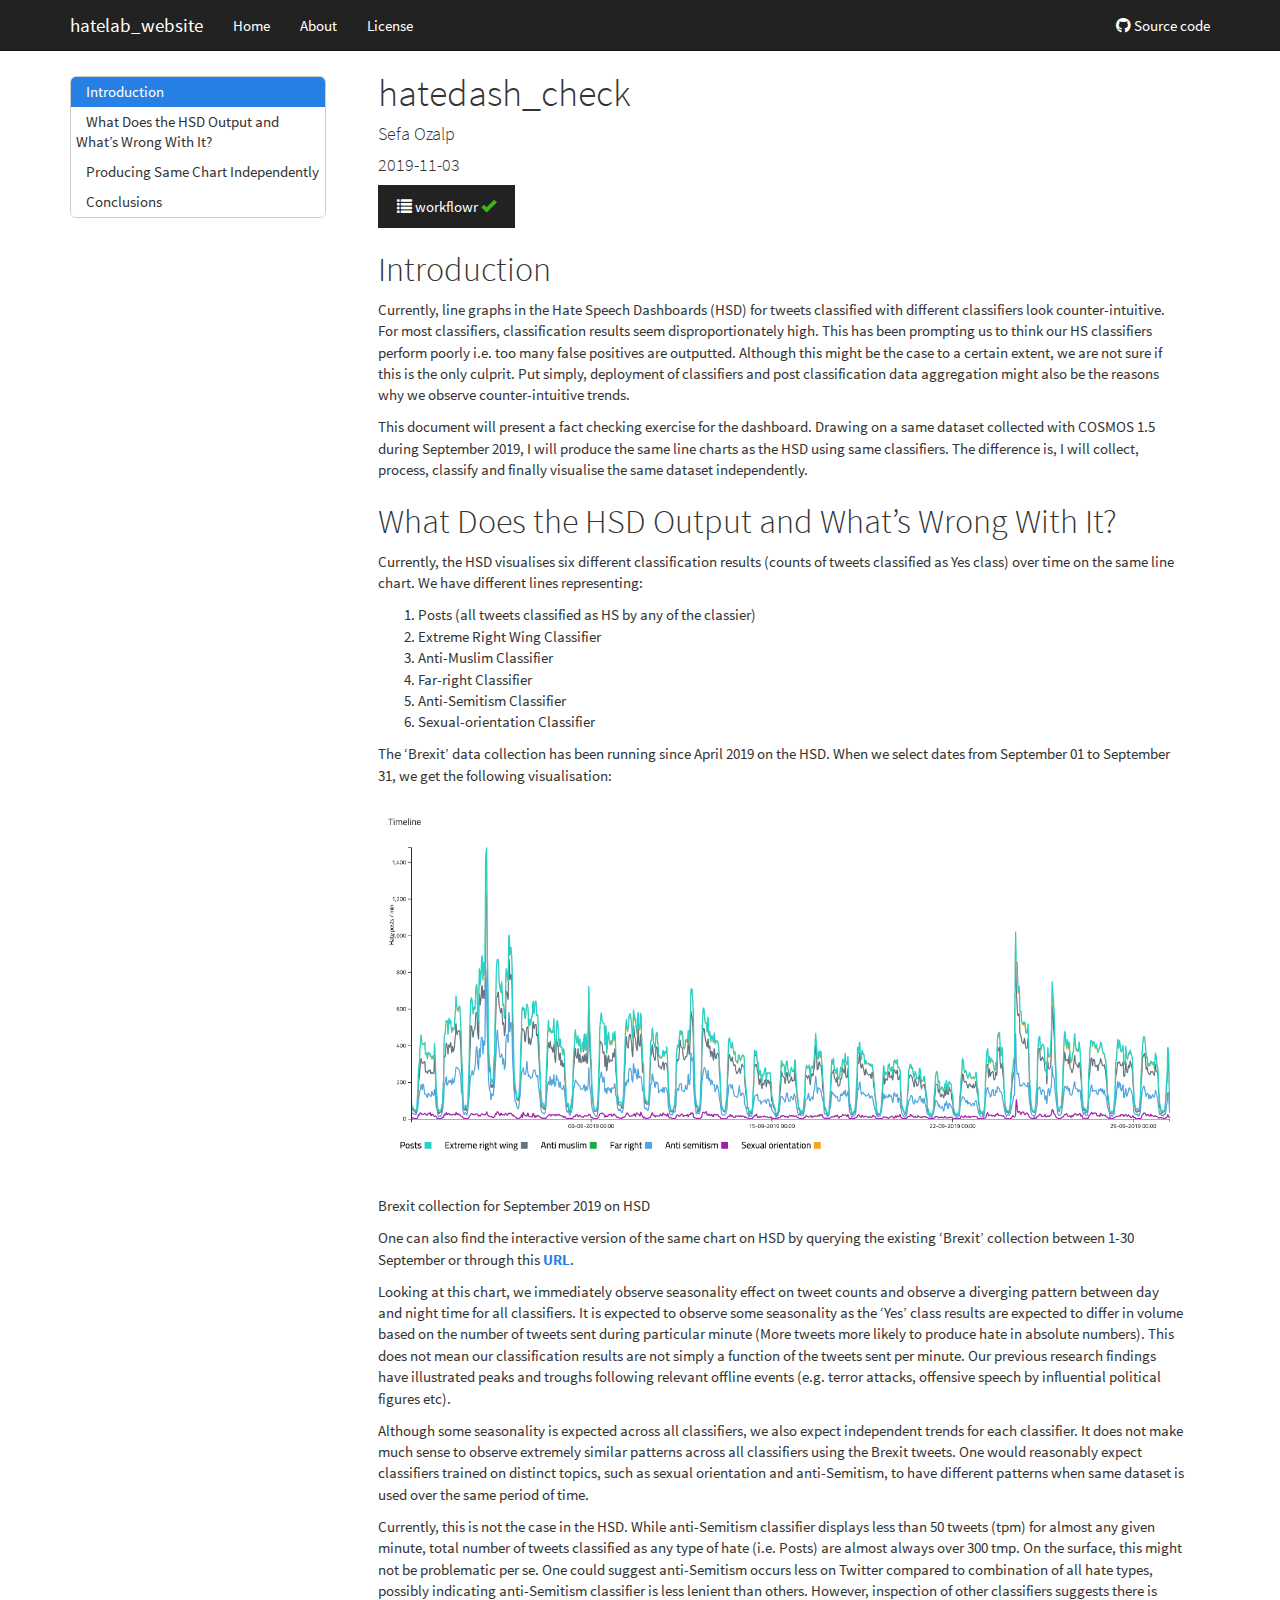
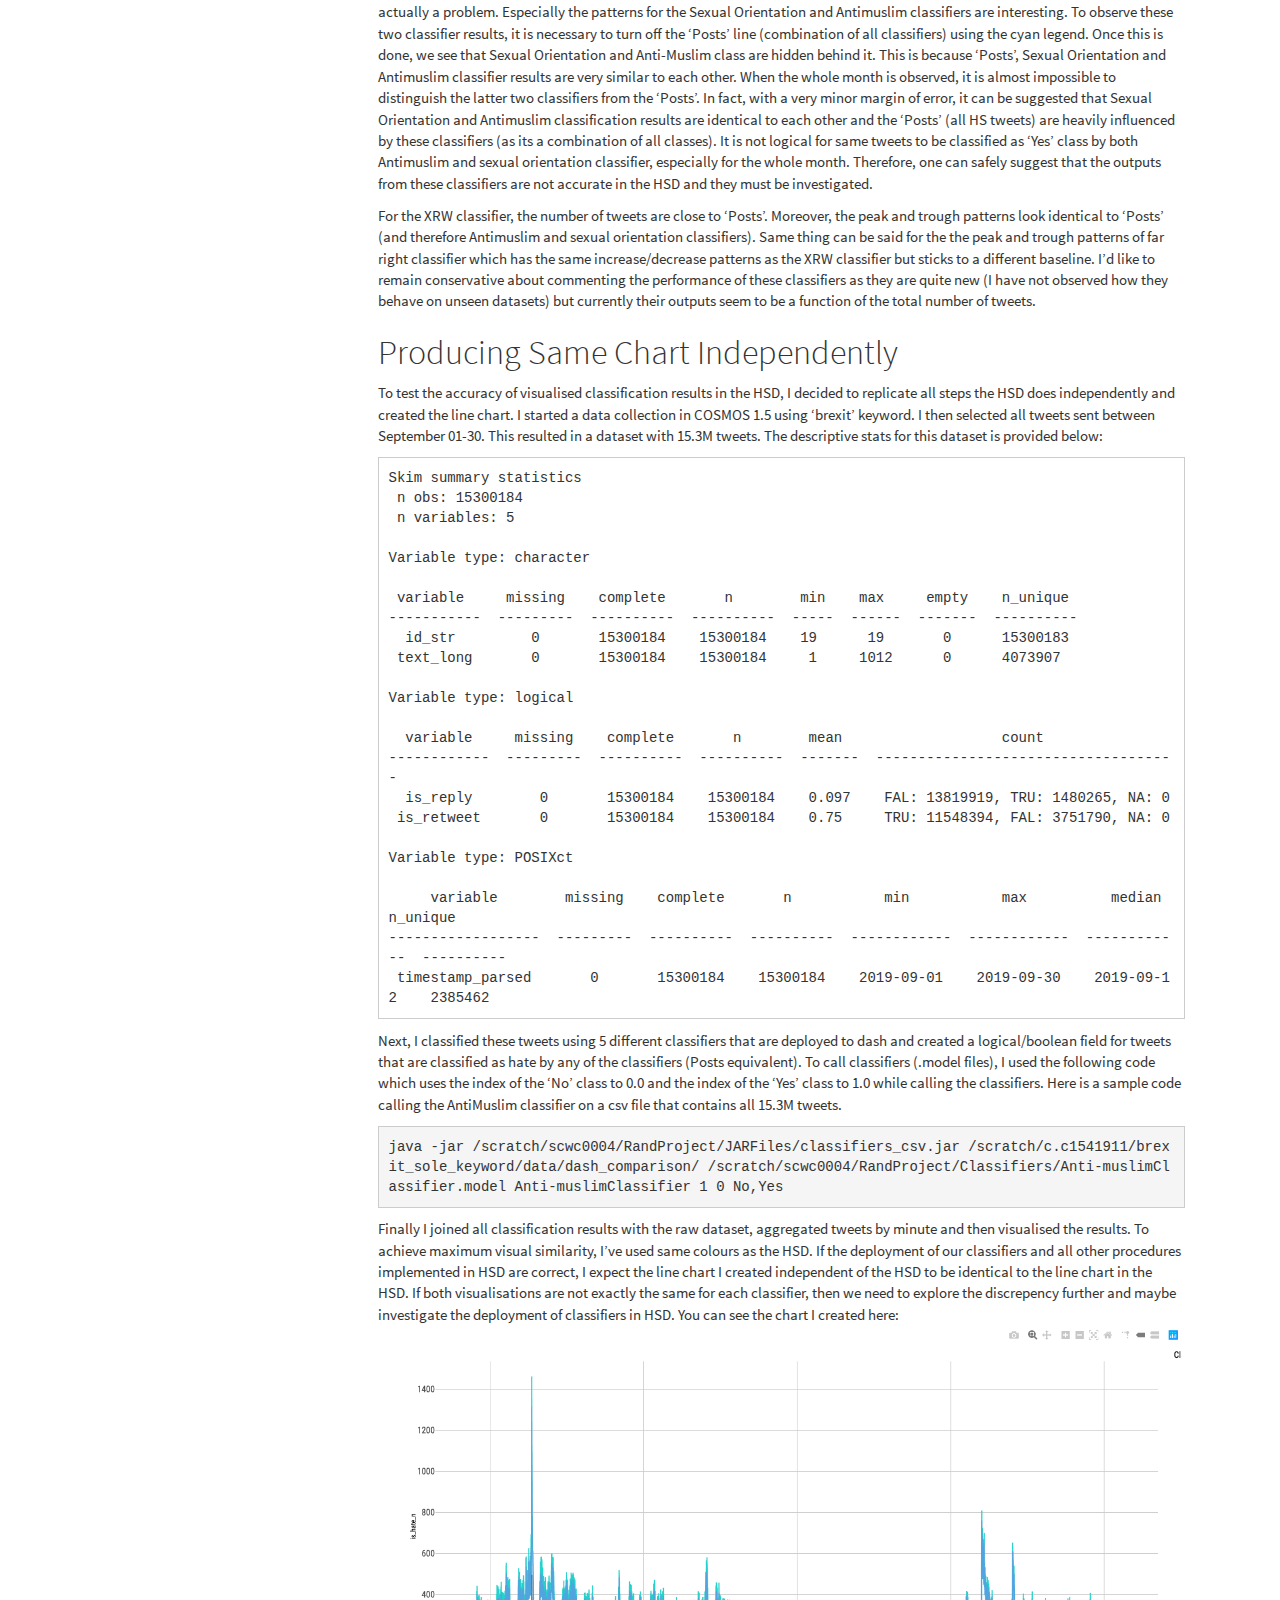
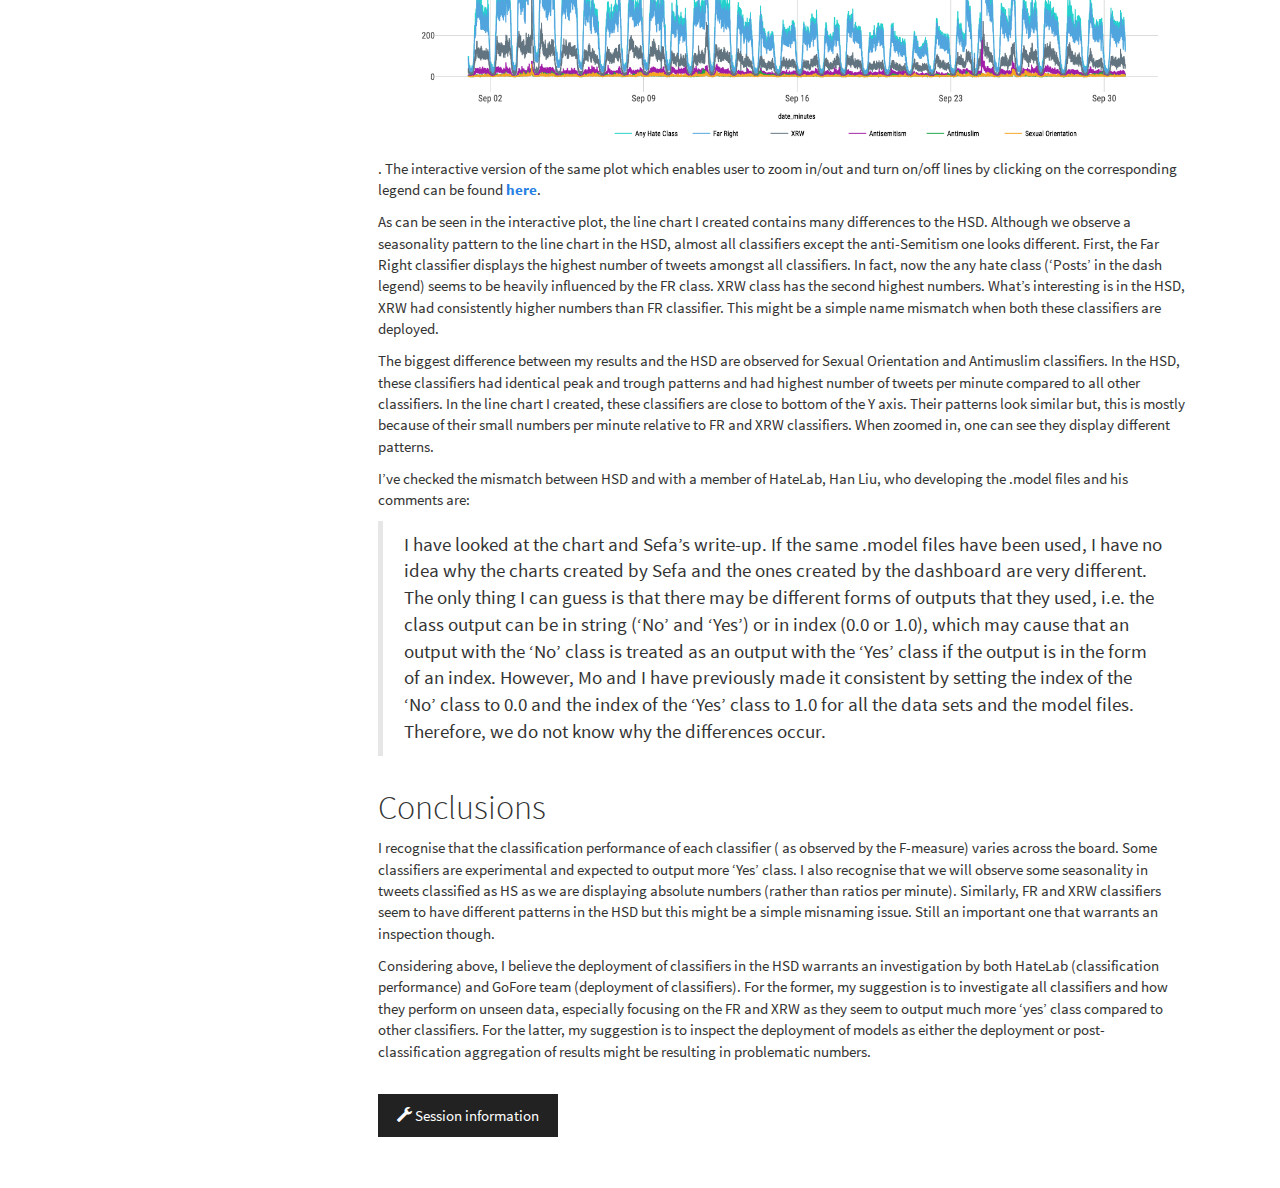
<file: docs/hatedash_check.html>
<!DOCTYPE html>

<html xmlns="http://www.w3.org/1999/xhtml">

<head>

<meta charset="utf-8" />
<meta http-equiv="Content-Type" content="text/html; charset=utf-8" />
<meta name="generator" content="pandoc" />
<meta http-equiv="X-UA-Compatible" content="IE=EDGE" />


<meta name="author" content="Sefa Ozalp" />

<meta name="date" content="2019-11-03" />

<title>hatedash_check</title>

<script src="site_libs/jquery-1.11.3/jquery.min.js"></script>
<meta name="viewport" content="width=device-width, initial-scale=1" />
<link href="site_libs/bootstrap-3.3.5/css/cosmo.min.css" rel="stylesheet" />
<script src="site_libs/bootstrap-3.3.5/js/bootstrap.min.js"></script>
<script src="site_libs/bootstrap-3.3.5/shim/html5shiv.min.js"></script>
<script src="site_libs/bootstrap-3.3.5/shim/respond.min.js"></script>
<script src="site_libs/jqueryui-1.11.4/jquery-ui.min.js"></script>
<link href="site_libs/tocify-1.9.1/jquery.tocify.css" rel="stylesheet" />
<script src="site_libs/tocify-1.9.1/jquery.tocify.js"></script>
<script src="site_libs/navigation-1.1/tabsets.js"></script>
<link href="site_libs/highlightjs-9.12.0/textmate.css" rel="stylesheet" />
<script src="site_libs/highlightjs-9.12.0/highlight.js"></script>
<link href="site_libs/font-awesome-5.1.0/css/all.css" rel="stylesheet" />
<link href="site_libs/font-awesome-5.1.0/css/v4-shims.css" rel="stylesheet" />

<style type="text/css">code{white-space: pre;}</style>
<style type="text/css">
  pre:not([class]) {
    background-color: white;
  }
</style>
<script type="text/javascript">
if (window.hljs) {
  hljs.configure({languages: []});
  hljs.initHighlightingOnLoad();
  if (document.readyState && document.readyState === "complete") {
    window.setTimeout(function() { hljs.initHighlighting(); }, 0);
  }
}
</script>



<style type="text/css">
h1 {
  font-size: 34px;
}
h1.title {
  font-size: 38px;
}
h2 {
  font-size: 30px;
}
h3 {
  font-size: 24px;
}
h4 {
  font-size: 18px;
}
h5 {
  font-size: 16px;
}
h6 {
  font-size: 12px;
}
.table th:not([align]) {
  text-align: left;
}
</style>




<style type = "text/css">
.main-container {
  max-width: 940px;
  margin-left: auto;
  margin-right: auto;
}
code {
  color: inherit;
  background-color: rgba(0, 0, 0, 0.04);
}
img {
  max-width:100%;
}
.tabbed-pane {
  padding-top: 12px;
}
.html-widget {
  margin-bottom: 20px;
}
button.code-folding-btn:focus {
  outline: none;
}
summary {
  display: list-item;
}
</style>


<style type="text/css">
/* padding for bootstrap navbar */
body {
  padding-top: 51px;
  padding-bottom: 40px;
}
/* offset scroll position for anchor links (for fixed navbar)  */
.section h1 {
  padding-top: 56px;
  margin-top: -56px;
}
.section h2 {
  padding-top: 56px;
  margin-top: -56px;
}
.section h3 {
  padding-top: 56px;
  margin-top: -56px;
}
.section h4 {
  padding-top: 56px;
  margin-top: -56px;
}
.section h5 {
  padding-top: 56px;
  margin-top: -56px;
}
.section h6 {
  padding-top: 56px;
  margin-top: -56px;
}
.dropdown-submenu {
  position: relative;
}
.dropdown-submenu>.dropdown-menu {
  top: 0;
  left: 100%;
  margin-top: -6px;
  margin-left: -1px;
  border-radius: 0 6px 6px 6px;
}
.dropdown-submenu:hover>.dropdown-menu {
  display: block;
}
.dropdown-submenu>a:after {
  display: block;
  content: " ";
  float: right;
  width: 0;
  height: 0;
  border-color: transparent;
  border-style: solid;
  border-width: 5px 0 5px 5px;
  border-left-color: #cccccc;
  margin-top: 5px;
  margin-right: -10px;
}
.dropdown-submenu:hover>a:after {
  border-left-color: #ffffff;
}
.dropdown-submenu.pull-left {
  float: none;
}
.dropdown-submenu.pull-left>.dropdown-menu {
  left: -100%;
  margin-left: 10px;
  border-radius: 6px 0 6px 6px;
}
</style>

<script>
// manage active state of menu based on current page
$(document).ready(function () {
  // active menu anchor
  href = window.location.pathname
  href = href.substr(href.lastIndexOf('/') + 1)
  if (href === "")
    href = "index.html";
  var menuAnchor = $('a[href="' + href + '"]');

  // mark it active
  menuAnchor.parent().addClass('active');

  // if it's got a parent navbar menu mark it active as well
  menuAnchor.closest('li.dropdown').addClass('active');
});
</script>

<!-- tabsets -->

<style type="text/css">
.tabset-dropdown > .nav-tabs {
  display: inline-table;
  max-height: 500px;
  min-height: 44px;
  overflow-y: auto;
  background: white;
  border: 1px solid #ddd;
  border-radius: 4px;
}

.tabset-dropdown > .nav-tabs > li.active:before {
  content: "";
  font-family: 'Glyphicons Halflings';
  display: inline-block;
  padding: 10px;
  border-right: 1px solid #ddd;
}

.tabset-dropdown > .nav-tabs.nav-tabs-open > li.active:before {
  content: "&#xe258;";
  border: none;
}

.tabset-dropdown > .nav-tabs.nav-tabs-open:before {
  content: "";
  font-family: 'Glyphicons Halflings';
  display: inline-block;
  padding: 10px;
  border-right: 1px solid #ddd;
}

.tabset-dropdown > .nav-tabs > li.active {
  display: block;
}

.tabset-dropdown > .nav-tabs > li > a,
.tabset-dropdown > .nav-tabs > li > a:focus,
.tabset-dropdown > .nav-tabs > li > a:hover {
  border: none;
  display: inline-block;
  border-radius: 4px;
}

.tabset-dropdown > .nav-tabs.nav-tabs-open > li {
  display: block;
  float: none;
}

.tabset-dropdown > .nav-tabs > li {
  display: none;
}
</style>

<!-- code folding -->



<style type="text/css">

#TOC {
  margin: 25px 0px 20px 0px;
}
@media (max-width: 768px) {
#TOC {
  position: relative;
  width: 100%;
}
}


.toc-content {
  padding-left: 30px;
  padding-right: 40px;
}

div.main-container {
  max-width: 1200px;
}

div.tocify {
  width: 20%;
  max-width: 260px;
  max-height: 85%;
}

@media (min-width: 768px) and (max-width: 991px) {
  div.tocify {
    width: 25%;
  }
}

@media (max-width: 767px) {
  div.tocify {
    width: 100%;
    max-width: none;
  }
}

.tocify ul, .tocify li {
  line-height: 20px;
}

.tocify-subheader .tocify-item {
  font-size: 0.90em;
}

.tocify .list-group-item {
  border-radius: 0px;
}


</style>



</head>

<body>


<div class="container-fluid main-container">


<!-- setup 3col/9col grid for toc_float and main content  -->
<div class="row-fluid">
<div class="col-xs-12 col-sm-4 col-md-3">
<div id="TOC" class="tocify">
</div>
</div>

<div class="toc-content col-xs-12 col-sm-8 col-md-9">




<div class="navbar navbar-default  navbar-fixed-top" role="navigation">
  <div class="container">
    <div class="navbar-header">
      <button type="button" class="navbar-toggle collapsed" data-toggle="collapse" data-target="#navbar">
        <span class="icon-bar"></span>
        <span class="icon-bar"></span>
        <span class="icon-bar"></span>
      </button>
      <a class="navbar-brand" href="index.html">hatelab_website</a>
    </div>
    <div id="navbar" class="navbar-collapse collapse">
      <ul class="nav navbar-nav">
        <li>
  <a href="index.html">Home</a>
</li>
<li>
  <a href="about.html">About</a>
</li>
<li>
  <a href="license.html">License</a>
</li>
      </ul>
      <ul class="nav navbar-nav navbar-right">
        <li>
  <a href="https://github.com/sefabey/hatelab_website">
    <span class="fa fa-github"></span>
     
    Source code
  </a>
</li>
      </ul>
    </div><!--/.nav-collapse -->
  </div><!--/.container -->
</div><!--/.navbar -->

<!-- Add a small amount of space between sections. -->
<style type="text/css">
div.section {
  padding-top: 12px;
}
</style>

<div class="fluid-row" id="header">



<h1 class="title toc-ignore">hatedash_check</h1>
<h4 class="author">Sefa Ozalp</h4>
<h4 class="date">2019-11-03</h4>

</div>


<p>
<button type="button" class="btn btn-default btn-workflowr btn-workflowr-report" data-toggle="collapse" data-target="#workflowr-report">
<span class="glyphicon glyphicon-list" aria-hidden="true"></span> workflowr <span class="glyphicon glyphicon-ok text-success" aria-hidden="true"></span>
</button>
</p>
<div id="workflowr-report" class="collapse">
<ul class="nav nav-tabs">
<li class="active">
<a data-toggle="tab" href="#summary">Summary</a>
</li>
<li>
<a data-toggle="tab" href="#checks"> Checks <span class="glyphicon glyphicon-ok text-success" aria-hidden="true"></span> </a>
</li>
<li>
<a data-toggle="tab" href="#versions">Past versions</a>
</li>
</ul>
<div class="tab-content">
<div id="summary" class="tab-pane fade in active">
<p>
<strong>Last updated:</strong> 2019-11-04
</p>
<p>
<strong>Checks:</strong> <span class="glyphicon glyphicon-ok text-success" aria-hidden="true"></span> 7 <span class="glyphicon glyphicon-exclamation-sign text-danger" aria-hidden="true"></span> 0
</p>
<p>
<strong>Knit directory:</strong> <code>hatelab_website/</code> <span class="glyphicon glyphicon-question-sign" aria-hidden="true" title="This is the local directory in which the code in this file was executed."> </span>
</p>
<p>
This reproducible <a href="http://rmarkdown.rstudio.com">R Markdown</a> analysis was created with <a
  href="https://github.com/jdblischak/workflowr">workflowr</a> (version 1.4.0). The <em>Checks</em> tab describes the reproducibility checks that were applied when the results were created. The <em>Past versions</em> tab lists the development history.
</p>
<hr>
</div>
<div id="checks" class="tab-pane fade">
<div id="workflowr-checks" class="panel-group">
<div class="panel panel-default">
<div class="panel-heading">
<p class="panel-title">
<a data-toggle="collapse" data-parent="#workflowr-checks" href="#strongRMarkdownfilestronguptodate"> <span class="glyphicon glyphicon-ok text-success" aria-hidden="true"></span> <strong>R Markdown file:</strong> up-to-date </a>
</p>
</div>
<div id="strongRMarkdownfilestronguptodate" class="panel-collapse collapse">
<div class="panel-body">
<p>Great! Since the R Markdown file has been committed to the Git repository, you know the exact version of the code that produced these results.</p>
</div>
</div>
</div>
<div class="panel panel-default">
<div class="panel-heading">
<p class="panel-title">
<a data-toggle="collapse" data-parent="#workflowr-checks" href="#strongEnvironmentstrongempty"> <span class="glyphicon glyphicon-ok text-success" aria-hidden="true"></span> <strong>Environment:</strong> empty </a>
</p>
</div>
<div id="strongEnvironmentstrongempty" class="panel-collapse collapse">
<div class="panel-body">
<p>Great job! The global environment was empty. Objects defined in the global environment can affect the analysis in your R Markdown file in unknown ways. For reproduciblity it’s best to always run the code in an empty environment.</p>
</div>
</div>
</div>
<div class="panel panel-default">
<div class="panel-heading">
<p class="panel-title">
<a data-toggle="collapse" data-parent="#workflowr-checks" href="#strongSeedstrongcodesetseed20191014code"> <span class="glyphicon glyphicon-ok text-success" aria-hidden="true"></span> <strong>Seed:</strong> <code>set.seed(20191014)</code> </a>
</p>
</div>
<div id="strongSeedstrongcodesetseed20191014code" class="panel-collapse collapse">
<div class="panel-body">
<p>The command <code>set.seed(20191014)</code> was run prior to running the code in the R Markdown file. Setting a seed ensures that any results that rely on randomness, e.g. subsampling or permutations, are reproducible.</p>
</div>
</div>
</div>
<div class="panel panel-default">
<div class="panel-heading">
<p class="panel-title">
<a data-toggle="collapse" data-parent="#workflowr-checks" href="#strongSessioninformationstrongrecorded"> <span class="glyphicon glyphicon-ok text-success" aria-hidden="true"></span> <strong>Session information:</strong> recorded </a>
</p>
</div>
<div id="strongSessioninformationstrongrecorded" class="panel-collapse collapse">
<div class="panel-body">
<p>Great job! Recording the operating system, R version, and package versions is critical for reproducibility.</p>
</div>
</div>
</div>
<div class="panel panel-default">
<div class="panel-heading">
<p class="panel-title">
<a data-toggle="collapse" data-parent="#workflowr-checks" href="#strongCachestrongnone"> <span class="glyphicon glyphicon-ok text-success" aria-hidden="true"></span> <strong>Cache:</strong> none </a>
</p>
</div>
<div id="strongCachestrongnone" class="panel-collapse collapse">
<div class="panel-body">
<p>Nice! There were no cached chunks for this analysis, so you can be confident that you successfully produced the results during this run.</p>
</div>
</div>
</div>
<div class="panel panel-default">
<div class="panel-heading">
<p class="panel-title">
<a data-toggle="collapse" data-parent="#workflowr-checks" href="#strongFilepathsstrongrelative"> <span class="glyphicon glyphicon-ok text-success" aria-hidden="true"></span> <strong>File paths:</strong> relative </a>
</p>
</div>
<div id="strongFilepathsstrongrelative" class="panel-collapse collapse">
<div class="panel-body">
<p>Great job! Using relative paths to the files within your workflowr project makes it easier to run your code on other machines.</p>
</div>
</div>
</div>
<div class="panel panel-default">
<div class="panel-heading">
<p class="panel-title">
<a data-toggle="collapse" data-parent="#workflowr-checks" href="#strongRepositoryversionstrongahrefhttpsgithubcomsefabeyhatelabwebsitetree8ab40855958c9484e2a105fb737ea76d15e62938targetblank8ab4085a"> <span class="glyphicon glyphicon-ok text-success" aria-hidden="true"></span> <strong>Repository version:</strong> <a href="https://github.com/sefabey/hatelab_website/tree/8ab40855958c9484e2a105fb737ea76d15e62938" target="_blank">8ab4085</a> </a>
</p>
</div>
<div id="strongRepositoryversionstrongahrefhttpsgithubcomsefabeyhatelabwebsitetree8ab40855958c9484e2a105fb737ea76d15e62938targetblank8ab4085a" class="panel-collapse collapse">
<div class="panel-body">
<p>
Great! You are using Git for version control. Tracking code development and connecting the code version to the results is critical for reproducibility. The version displayed above was the version of the Git repository at the time these results were generated. <br><br> Note that you need to be careful to ensure that all relevant files for the analysis have been committed to Git prior to generating the results (you can use <code>wflow_publish</code> or <code>wflow_git_commit</code>). workflowr only checks the R Markdown file, but you know if there are other scripts or data files that it depends on. Below is the status of the Git repository when the results were generated:
</p>
<pre><code>
Ignored files:
    Ignored:    .DS_Store
    Ignored:    .Rhistory
    Ignored:    .Rproj.user/
    Ignored:    docs/.DS_Store
    Ignored:    docs/assets/.DS_Store

Untracked files:
    Untracked:  data/hatedash_comparison_skim.rds

</code></pre>
<p>
Note that any generated files, e.g. HTML, png, CSS, etc., are not included in this status report because it is ok for generated content to have uncommitted changes.
</p>
</div>
</div>
</div>
</div>
<hr>
</div>
<div id="versions" class="tab-pane fade">

<p>
These are the previous versions of the R Markdown and HTML files. If you’ve configured a remote Git repository (see <code>?wflow_git_remote</code>), click on the hyperlinks in the table below to view them.
</p>
<div class="table-responsive">
<table class="table table-condensed table-hover">
<thead>
<tr>
<th>
File
</th>
<th>
Version
</th>
<th>
Author
</th>
<th>
Date
</th>
<th>
Message
</th>
</tr>
</thead>
<tbody>
<tr>
<td>
Rmd
</td>
<td>
<a href="https://github.com/sefabey/hatelab_website/blob/8ab40855958c9484e2a105fb737ea76d15e62938/analysis/hatedash_check.Rmd" target="_blank">8ab4085</a>
</td>
<td>
Sefa Ozalp
</td>
<td>
2019-11-04
</td>
<td>
add Han’s comments
</td>
</tr>
<tr>
<td>
html
</td>
<td>
<a href="https://rawcdn.githack.com/sefabey/hatelab_website/727cdf38f4061bfa95caaa8351a6576d6776e849/docs/hatedash_check.html" target="_blank">727cdf3</a>
</td>
<td>
Sefa Ozalp
</td>
<td>
2019-11-04
</td>
<td>
Build site.
</td>
</tr>
<tr>
<td>
Rmd
</td>
<td>
<a href="https://github.com/sefabey/hatelab_website/blob/41fe9f356b7aa5a984541a20b7a9b491bb7a84f0/analysis/hatedash_check.Rmd" target="_blank">41fe9f3</a>
</td>
<td>
Sefa Ozalp
</td>
<td>
2019-11-04
</td>
<td>
add summary stats and java code
</td>
</tr>
<tr>
<td>
html
</td>
<td>
<a href="https://rawcdn.githack.com/sefabey/hatelab_website/9f030c9e7698c2bc13e5c34848b0ae15dd095a77/docs/hatedash_check.html" target="_blank">9f030c9</a>
</td>
<td>
Sefa Ozalp
</td>
<td>
2019-11-04
</td>
<td>
Build site.
</td>
</tr>
<tr>
<td>
Rmd
</td>
<td>
<a href="https://github.com/sefabey/hatelab_website/blob/fd875c545481b4ed57a5bb5aed26ff2c98318968/analysis/hatedash_check.Rmd" target="_blank">fd875c5</a>
</td>
<td>
Sefa Ozalp
</td>
<td>
2019-11-04
</td>
<td>
finalise hatedash check and edit index
</td>
</tr>
<tr>
<td>
Rmd
</td>
<td>
<a href="https://github.com/sefabey/hatelab_website/blob/f8a196be2e615ac569f2b72e0d5a7810a2a3c0f8/analysis/hatedash_check.Rmd" target="_blank">f8a196b</a>
</td>
<td>
Sefa Ozalp
</td>
<td>
2019-11-03
</td>
<td>
add html viz from dash and from plotly
</td>
</tr>
<tr>
<td>
html
</td>
<td>
<a href="https://rawcdn.githack.com/sefabey/hatelab_website/f8a196be2e615ac569f2b72e0d5a7810a2a3c0f8/docs/hatedash_check.html" target="_blank">f8a196b</a>
</td>
<td>
Sefa Ozalp
</td>
<td>
2019-11-03
</td>
<td>
add html viz from dash and from plotly
</td>
</tr>
<tr>
<td>
html
</td>
<td>
<a href="https://rawcdn.githack.com/sefabey/hatelab_website/485cb9d84f053cbe8c4477407dcec11ae8022d3b/docs/hatedash_check.html" target="_blank">485cb9d</a>
</td>
<td>
Sefa Ozalp
</td>
<td>
2019-11-03
</td>
<td>
Build site.
</td>
</tr>
<tr>
<td>
Rmd
</td>
<td>
<a href="https://github.com/sefabey/hatelab_website/blob/a64dfd6c2b16c1554d7cf1c1d55916d5d148f7d1/analysis/hatedash_check.Rmd" target="_blank">a64dfd6</a>
</td>
<td>
Sefa Ozalp
</td>
<td>
2019-11-03
</td>
<td>
wflow_publish(“analysis/hatedash_check.Rmd”)
</td>
</tr>
<tr>
<td>
html
</td>
<td>
<a href="https://rawcdn.githack.com/sefabey/hatelab_website/47442b5f68186ab865c6b68d58e5ef7d182f797f/docs/hatedash_check.html" target="_blank">47442b5</a>
</td>
<td>
Sefa Ozalp
</td>
<td>
2019-11-03
</td>
<td>
Build site.
</td>
</tr>
<tr>
<td>
Rmd
</td>
<td>
<a href="https://github.com/sefabey/hatelab_website/blob/8ed1c0ee344e29c8a688f57a4da341a5493e4f0b/analysis/hatedash_check.Rmd" target="_blank">8ed1c0e</a>
</td>
<td>
Sefa Ozalp
</td>
<td>
2019-11-03
</td>
<td>
wflow_publish(“analysis/hatedash_check.Rmd”)
</td>
</tr>
<tr>
<td>
html
</td>
<td>
<a href="https://rawcdn.githack.com/sefabey/hatelab_website/8a193f9009ec33f44965e64785787f1ea779362f/docs/hatedash_check.html" target="_blank">8a193f9</a>
</td>
<td>
Sefa Ozalp
</td>
<td>
2019-11-03
</td>
<td>
Build site.
</td>
</tr>
<tr>
<td>
Rmd
</td>
<td>
<a href="https://github.com/sefabey/hatelab_website/blob/82c7caa09a617e1124883ba304a9965d0401f19a/analysis/hatedash_check.Rmd" target="_blank">82c7caa</a>
</td>
<td>
Sefa Ozalp
</td>
<td>
2019-11-03
</td>
<td>
wflow_publish(“analysis/hatedash_check.Rmd”)
</td>
</tr>
<tr>
<td>
html
</td>
<td>
<a href="https://rawcdn.githack.com/sefabey/hatelab_website/261d29272e33944973978a516af9ddd9e2252f9a/docs/hatedash_check.html" target="_blank">261d292</a>
</td>
<td>
Sefa Ozalp
</td>
<td>
2019-11-03
</td>
<td>
Build site.
</td>
</tr>
<tr>
<td>
Rmd
</td>
<td>
<a href="https://github.com/sefabey/hatelab_website/blob/ea1d03badeb4eb218f72b7f6f4aa7a561f0ee9c3/analysis/hatedash_check.Rmd" target="_blank">ea1d03b</a>
</td>
<td>
Sefa Ozalp
</td>
<td>
2019-11-03
</td>
<td>
wflow_publish(“analysis/hatedash_check.Rmd”)
</td>
</tr>
<tr>
<td>
html
</td>
<td>
<a href="https://rawcdn.githack.com/sefabey/hatelab_website/4c5f4b73a087475c896af7985e9cf0a15f9af14b/docs/hatedash_check.html" target="_blank">4c5f4b7</a>
</td>
<td>
Sefa Ozalp
</td>
<td>
2019-11-03
</td>
<td>
Build site.
</td>
</tr>
<tr>
<td>
Rmd
</td>
<td>
<a href="https://github.com/sefabey/hatelab_website/blob/85dcda198702b40eac1e5bd4f2bbece394cc8055/analysis/hatedash_check.Rmd" target="_blank">85dcda1</a>
</td>
<td>
Sefa Ozalp
</td>
<td>
2019-11-03
</td>
<td>
wflow_publish(“analysis/hatedash_check.Rmd”)
</td>
</tr>
<tr>
<td>
html
</td>
<td>
<a href="https://rawcdn.githack.com/sefabey/hatelab_website/b1c504f7095a03b5664304f2b431e10510b472f8/docs/hatedash_check.html" target="_blank">b1c504f</a>
</td>
<td>
Sefa Ozalp
</td>
<td>
2019-11-03
</td>
<td>
Build site.
</td>
</tr>
<tr>
<td>
Rmd
</td>
<td>
<a href="https://github.com/sefabey/hatelab_website/blob/552470bee86b8903af2ef06df7d445a86e943373/analysis/hatedash_check.Rmd" target="_blank">552470b</a>
</td>
<td>
Sefa Ozalp
</td>
<td>
2019-11-03
</td>
<td>
wflow_publish(“analysis/index.Rmd”)
</td>
</tr>
<tr>
<td>
html
</td>
<td>
<a href="https://rawcdn.githack.com/sefabey/hatelab_website/552470bee86b8903af2ef06df7d445a86e943373/docs/hatedash_check.html" target="_blank">552470b</a>
</td>
<td>
Sefa Ozalp
</td>
<td>
2019-11-03
</td>
<td>
wflow_publish(“analysis/index.Rmd”)
</td>
</tr>
<tr>
<td>
html
</td>
<td>
<a href="https://rawcdn.githack.com/sefabey/hatelab_website/632b8a18975b42de11f7fa0893fb550b867aed63/docs/hatedash_check.html" target="_blank">632b8a1</a>
</td>
<td>
Sefa Ozalp
</td>
<td>
2019-11-03
</td>
<td>
Build site.
</td>
</tr>
<tr>
<td>
Rmd
</td>
<td>
<a href="https://github.com/sefabey/hatelab_website/blob/20d6867e7e165801cdfddbfad368de8bd1fef947/analysis/hatedash_check.Rmd" target="_blank">20d6867</a>
</td>
<td>
Sefa Ozalp
</td>
<td>
2019-11-03
</td>
<td>
wflow_publish(“analysis/hatedash_check.Rmd”)
</td>
</tr>
</tbody>
</table>
</div>
<hr>
</div>
</div>
</div>
<div id="introduction" class="section level1">
<h1>Introduction</h1>
<p>Currently, line graphs in the Hate Speech Dashboards (HSD) for tweets classified with different classifiers look counter-intuitive. For most classifiers, classification results seem disproportionately high. This has been prompting us to think our HS classifiers perform poorly i.e. too many false positives are outputted. Although this might be the case to a certain extent, we are not sure if this is the only culprit. Put simply, deployment of classifiers and post classification data aggregation might also be the reasons why we observe counter-intuitive trends.</p>
<p>This document will present a fact checking exercise for the dashboard. Drawing on a same dataset collected with COSMOS 1.5 during September 2019, I will produce the same line charts as the HSD using same classifiers. The difference is, I will collect, process, classify and finally visualise the same dataset independently.</p>
</div>
<div id="what-does-the-hsd-output-and-whats-wrong-with-it" class="section level1">
<h1>What Does the HSD Output and What’s Wrong With It?</h1>
<p>Currently, the HSD visualises six different classification results (counts of tweets classified as Yes class) over time on the same line chart. We have different lines representing:</p>
<ol style="list-style-type: decimal">
<li>Posts (all tweets classified as HS by any of the classier)</li>
<li>Extreme Right Wing Classifier</li>
<li>Anti-Muslim Classifier</li>
<li>Far-right Classifier</li>
<li>Anti-Semitism Classifier</li>
<li>Sexual-orientation Classifier</li>
</ol>
<p>The ‘Brexit’ data collection has been running since April 2019 on the HSD. When we select dates from September 01 to September 31, we get the following visualisation:</p>
<div class="figure">
<img src="assets/HSD_Brexit_Sep19.png" alt="Brexit collection for September 2019 on HSD" />
<p class="caption">Brexit collection for September 2019 on HSD</p>
</div>
<p>One can also find the interactive version of the same chart on HSD by querying the existing ‘Brexit’ collection between 1-30 September or through this <strong><a href="http://hsapi-load-balancer-482031459.us-east-1.elb.amazonaws.com/1/2019-09-01%2000:00:00/2019-09-30%2021:00:00/line-chart">URL</a></strong>.</p>
<p>Looking at this chart, we immediately observe seasonality effect on tweet counts and observe a diverging pattern between day and night time for all classifiers. It is expected to observe some seasonality as the ‘Yes’ class results are expected to differ in volume based on the number of tweets sent during particular minute (More tweets more likely to produce hate in absolute numbers). This does not mean our classification results are not simply a function of the tweets sent per minute. Our previous research findings have illustrated peaks and troughs following relevant offline events (e.g. terror attacks, offensive speech by influential political figures etc).</p>
<p>Although some seasonality is expected across all classifiers, we also expect independent trends for each classifier. It does not make much sense to observe extremely similar patterns across all classifiers using the Brexit tweets. One would reasonably expect classifiers trained on distinct topics, such as sexual orientation and anti-Semitism, to have different patterns when same dataset is used over the same period of time.</p>
<p>Currently, this is not the case in the HSD. While anti-Semitism classifier displays less than 50 tweets (tpm) for almost any given minute, total number of tweets classified as any type of hate (i.e. Posts) are almost always over 300 tmp. On the surface, this might not be problematic per se. One could suggest anti-Semitism occurs less on Twitter compared to combination of all hate types, possibly indicating anti-Semitism classifier is less lenient than others. However, inspection of other classifiers suggests there is actually a problem. Especially the patterns for the Sexual Orientation and Antimuslim classifiers are interesting. To observe these two classifier results, it is necessary to turn off the ‘Posts’ line (combination of all classifiers) using the cyan legend. Once this is done, we see that Sexual Orientation and Anti-Muslim class are hidden behind it. This is because ‘Posts’, Sexual Orientation and Antimuslim classifier results are very similar to each other. When the whole month is observed, it is almost impossible to distinguish the latter two classifiers from the ‘Posts’. In fact, with a very minor margin of error, it can be suggested that Sexual Orientation and Antimuslim classification results are identical to each other and the ‘Posts’ (all HS tweets) are heavily influenced by these classifiers (as its a combination of all classes). It is not logical for same tweets to be classified as ‘Yes’ class by both Antimuslim and sexual orientation classifier, especially for the whole month. Therefore, one can safely suggest that the outputs from these classifiers are not accurate in the HSD and they must be investigated.</p>
<p>For the XRW classifier, the number of tweets are close to ‘Posts’. Moreover, the peak and trough patterns look identical to ‘Posts’ (and therefore Antimuslim and sexual orientation classifiers). Same thing can be said for the the peak and trough patterns of far right classifier which has the same increase/decrease patterns as the XRW classifier but sticks to a different baseline. I’d like to remain conservative about commenting the performance of these classifiers as they are quite new (I have not observed how they behave on unseen datasets) but currently their outputs seem to be a function of the total number of tweets.</p>
</div>
<div id="producing-same-chart-independently" class="section level1">
<h1>Producing Same Chart Independently</h1>
<p>To test the accuracy of visualised classification results in the HSD, I decided to replicate all steps the HSD does independently and created the line chart. I started a data collection in COSMOS 1.5 using ‘brexit’ keyword. I then selected all tweets sent between September 01-30. This resulted in a dataset with 15.3M tweets. The descriptive stats for this dataset is provided below:</p>
<pre><code>Skim summary statistics  
 n obs: 15300184    
 n variables: 5    

Variable type: character

 variable     missing    complete       n        min    max     empty    n_unique 
-----------  ---------  ----------  ----------  -----  ------  -------  ----------
  id_str         0       15300184    15300184    19      19       0      15300183 
 text_long       0       15300184    15300184     1     1012      0      4073907  

Variable type: logical

  variable     missing    complete       n        mean                   count                
------------  ---------  ----------  ----------  -------  ------------------------------------
  is_reply        0       15300184    15300184    0.097    FAL: 13819919, TRU: 1480265, NA: 0 
 is_retweet       0       15300184    15300184    0.75     TRU: 11548394, FAL: 3751790, NA: 0 

Variable type: POSIXct

     variable        missing    complete       n           min           max          median      n_unique 
------------------  ---------  ----------  ----------  ------------  ------------  ------------  ----------
 timestamp_parsed       0       15300184    15300184    2019-09-01    2019-09-30    2019-09-12    2385462  </code></pre>
<p>Next, I classified these tweets using 5 different classifiers that are deployed to dash and created a logical/boolean field for tweets that are classified as hate by any of the classifiers (Posts equivalent). To call classifiers (.model files), I used the following code which uses the index of the ‘No’ class to 0.0 and the index of the ‘Yes’ class to 1.0 while calling the classifiers. Here is a sample code calling the AntiMuslim classifier on a csv file that contains all 15.3M tweets.</p>
<pre class="bash"><code>java -jar /scratch/scwc0004/RandProject/JARFiles/classifiers_csv.jar /scratch/c.c1541911/brexit_sole_keyword/data/dash_comparison/ /scratch/scwc0004/RandProject/Classifiers/Anti-muslimClassifier.model Anti-muslimClassifier 1 0 No,Yes</code></pre>
<p>Finally I joined all classification results with the raw dataset, aggregated tweets by minute and then visualised the results. To achieve maximum visual similarity, I’ve used same colours as the HSD. If the deployment of our classifiers and all other procedures implemented in HSD are correct, I expect the line chart I created independent of the HSD to be identical to the line chart in the HSD. If both visualisations are not exactly the same for each classifier, then we need to explore the discrepency further and maybe investigate the deployment of classifiers in HSD. You can see the chart I created here: <img src="assets/Sefa_brexit_Sep2019.png" alt="Brexit collection for September 2019 created independently by me" />. The interactive version of the same plot which enables user to zoom in/out and turn on/off lines by clicking on the corresponding legend can be found <strong><a href="https://sefabey.github.io/hatelab_website/docs/dynamic_brexit_sep19.html">here</a></strong>.</p>
<p>As can be seen in the interactive plot, the line chart I created contains many differences to the HSD. Although we observe a seasonality pattern to the line chart in the HSD, almost all classifiers except the anti-Semitism one looks different. First, the Far Right classifier displays the highest number of tweets amongst all classifiers. In fact, now the any hate class (‘Posts’ in the dash legend) seems to be heavily influenced by the FR class. XRW class has the second highest numbers. What’s interesting is in the HSD, XRW had consistently higher numbers than FR classifier. This might be a simple name mismatch when both these classifiers are deployed.</p>
<p>The biggest difference between my results and the HSD are observed for Sexual Orientation and Antimuslim classifiers. In the HSD, these classifiers had identical peak and trough patterns and had highest number of tweets per minute compared to all other classifiers. In the line chart I created, these classifiers are close to bottom of the Y axis. Their patterns look similar but, this is mostly because of their small numbers per minute relative to FR and XRW classifiers. When zoomed in, one can see they display different patterns.</p>
<p>I’ve checked the mismatch between HSD and with a member of HateLab, Han Liu, who developing the .model files and his comments are:</p>
<blockquote>
<p>I have looked at the chart and Sefa’s write-up. If the same .model files have been used, I have no idea why the charts created by Sefa and the ones created by the dashboard are very different. The only thing I can guess is that there may be different forms of outputs that they used, i.e. the class output can be in string (‘No’ and ‘Yes’) or in index (0.0 or 1.0), which may cause that an output with the ‘No’ class is treated as an output with the ‘Yes’ class if the output is in the form of an index. However, Mo and I have previously made it consistent by setting the index of the ‘No’ class to 0.0 and the index of the ‘Yes’ class to 1.0 for all the data sets and the model files. Therefore, we do not know why the differences occur.</p>
</blockquote>
</div>
<div id="conclusions" class="section level1">
<h1>Conclusions</h1>
<p>I recognise that the classification performance of each classifier ( as observed by the F-measure) varies across the board. Some classifiers are experimental and expected to output more ‘Yes’ class. I also recognise that we will observe some seasonality in tweets classified as HS as we are displaying absolute numbers (rather than ratios per minute). Similarly, FR and XRW classifiers seem to have different patterns in the HSD but this might be a simple misnaming issue. Still an important one that warrants an inspection though.</p>
<p>Considering above, I believe the deployment of classifiers in the HSD warrants an investigation by both HateLab (classification performance) and GoFore team (deployment of classifiers). For the former, my suggestion is to investigate all classifiers and how they perform on unseen data, especially focusing on the FR and XRW as they seem to output much more ‘yes’ class compared to other classifiers. For the latter, my suggestion is to inspect the deployment of models as either the deployment or post-classification aggregation of results might be resulting in problematic numbers.</p>
<br>
<p>
<button type="button" class="btn btn-default btn-workflowr btn-workflowr-sessioninfo" data-toggle="collapse" data-target="#workflowr-sessioninfo" style="display: block;">
<span class="glyphicon glyphicon-wrench" aria-hidden="true"></span> Session information
</button>
</p>
<div id="workflowr-sessioninfo" class="collapse">
<pre class="r"><code>sessionInfo()</code></pre>
<pre><code>R version 3.6.1 (2019-07-05)
Platform: x86_64-apple-darwin15.6.0 (64-bit)
Running under: macOS Mojave 10.14.6

Matrix products: default
BLAS:   /Library/Frameworks/R.framework/Versions/3.6/Resources/lib/libRblas.0.dylib
LAPACK: /Library/Frameworks/R.framework/Versions/3.6/Resources/lib/libRlapack.dylib

locale:
[1] en_GB.UTF-8/en_GB.UTF-8/en_GB.UTF-8/C/en_GB.UTF-8/en_GB.UTF-8

attached base packages:
[1] stats     graphics  grDevices utils     datasets  methods   base     

other attached packages:
 [1] forcats_0.4.0   stringr_1.4.0   dplyr_0.8.3     purrr_0.3.2    
 [5] readr_1.3.1     tidyr_1.0.0     tibble_2.1.3    ggplot2_3.2.1  
 [9] tidyverse_1.2.1 skimr_1.0.7    

loaded via a namespace (and not attached):
 [1] Rcpp_1.0.2       highr_0.8        cellranger_1.1.0 pillar_1.4.2    
 [5] compiler_3.6.1   git2r_0.26.1     workflowr_1.4.0  tools_3.6.1     
 [9] zeallot_0.1.0    digest_0.6.21    lubridate_1.7.4  jsonlite_1.6    
[13] evaluate_0.14    lifecycle_0.1.0  nlme_3.1-141     gtable_0.3.0    
[17] lattice_0.20-38  pkgconfig_2.0.3  rlang_0.4.0      cli_1.1.0       
[21] rstudioapi_0.10  yaml_2.2.0       haven_2.1.1      xfun_0.9        
[25] withr_2.1.2      xml2_1.2.2       httr_1.4.1       knitr_1.25      
[29] hms_0.5.1        generics_0.0.2   fs_1.3.1         vctrs_0.2.0     
[33] rprojroot_1.3-2  grid_3.6.1       tidyselect_0.2.5 glue_1.3.1      
[37] R6_2.4.0         readxl_1.3.1     rmarkdown_1.15   modelr_0.1.5    
[41] magrittr_1.5     whisker_0.4      scales_1.0.0     backports_1.1.4 
[45] htmltools_0.3.6  rvest_0.3.4      assertthat_0.2.1 colorspace_1.4-1
[49] stringi_1.4.3    lazyeval_0.2.2   munsell_0.5.0    broom_0.5.2     
[53] crayon_1.3.4    </code></pre>
</div>
</div>


<!-- Adjust MathJax settings so that all math formulae are shown using
TeX fonts only; see
http://docs.mathjax.org/en/latest/configuration.html.  This will make
the presentation more consistent at the cost of the webpage sometimes
taking slightly longer to load. Note that this only works because the
footer is added to webpages before the MathJax javascript. -->
<script type="text/x-mathjax-config">
  MathJax.Hub.Config({
    "HTML-CSS": { availableFonts: ["TeX"] }
  });
</script>


</div>
</div>

</div>

<script>

// add bootstrap table styles to pandoc tables
function bootstrapStylePandocTables() {
  $('tr.header').parent('thead').parent('table').addClass('table table-condensed');
}
$(document).ready(function () {
  bootstrapStylePandocTables();
});


</script>

<!-- tabsets -->

<script>
$(document).ready(function () {
  window.buildTabsets("TOC");
});

$(document).ready(function () {
  $('.tabset-dropdown > .nav-tabs > li').click(function () {
    $(this).parent().toggleClass('nav-tabs-open')
  });
});
</script>

<!-- code folding -->

<script>
$(document).ready(function ()  {

    // move toc-ignore selectors from section div to header
    $('div.section.toc-ignore')
        .removeClass('toc-ignore')
        .children('h1,h2,h3,h4,h5').addClass('toc-ignore');

    // establish options
    var options = {
      selectors: "h1,h2,h3",
      theme: "bootstrap3",
      context: '.toc-content',
      hashGenerator: function (text) {
        return text.replace(/[.\\/?&!#<>]/g, '').replace(/\s/g, '_').toLowerCase();
      },
      ignoreSelector: ".toc-ignore",
      scrollTo: 0
    };
    options.showAndHide = true;
    options.smoothScroll = true;

    // tocify
    var toc = $("#TOC").tocify(options).data("toc-tocify");
});
</script>

<!-- dynamically load mathjax for compatibility with self-contained -->
<script>
  (function () {
    var script = document.createElement("script");
    script.type = "text/javascript";
    script.src  = "https://mathjax.rstudio.com/latest/MathJax.js?config=TeX-AMS-MML_HTMLorMML";
    document.getElementsByTagName("head")[0].appendChild(script);
  })();
</script>

</body>
</html>
</file>
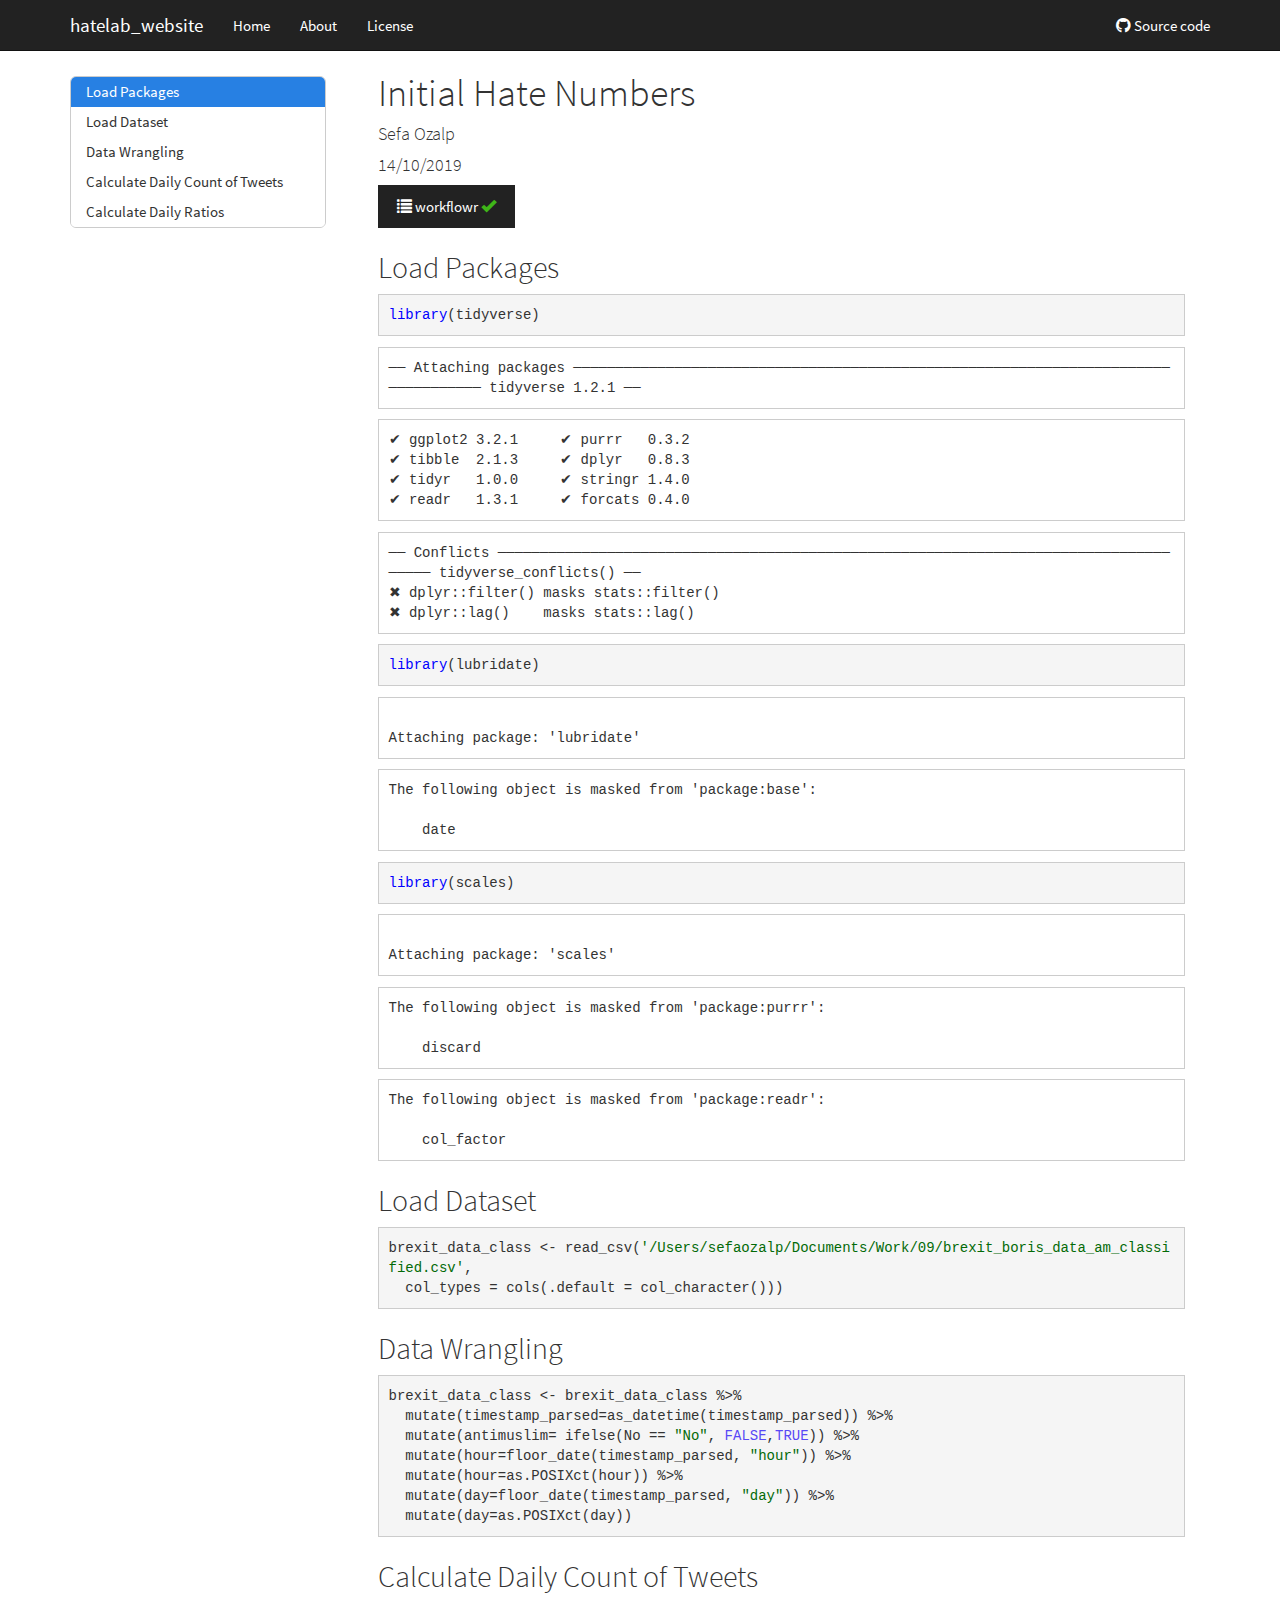
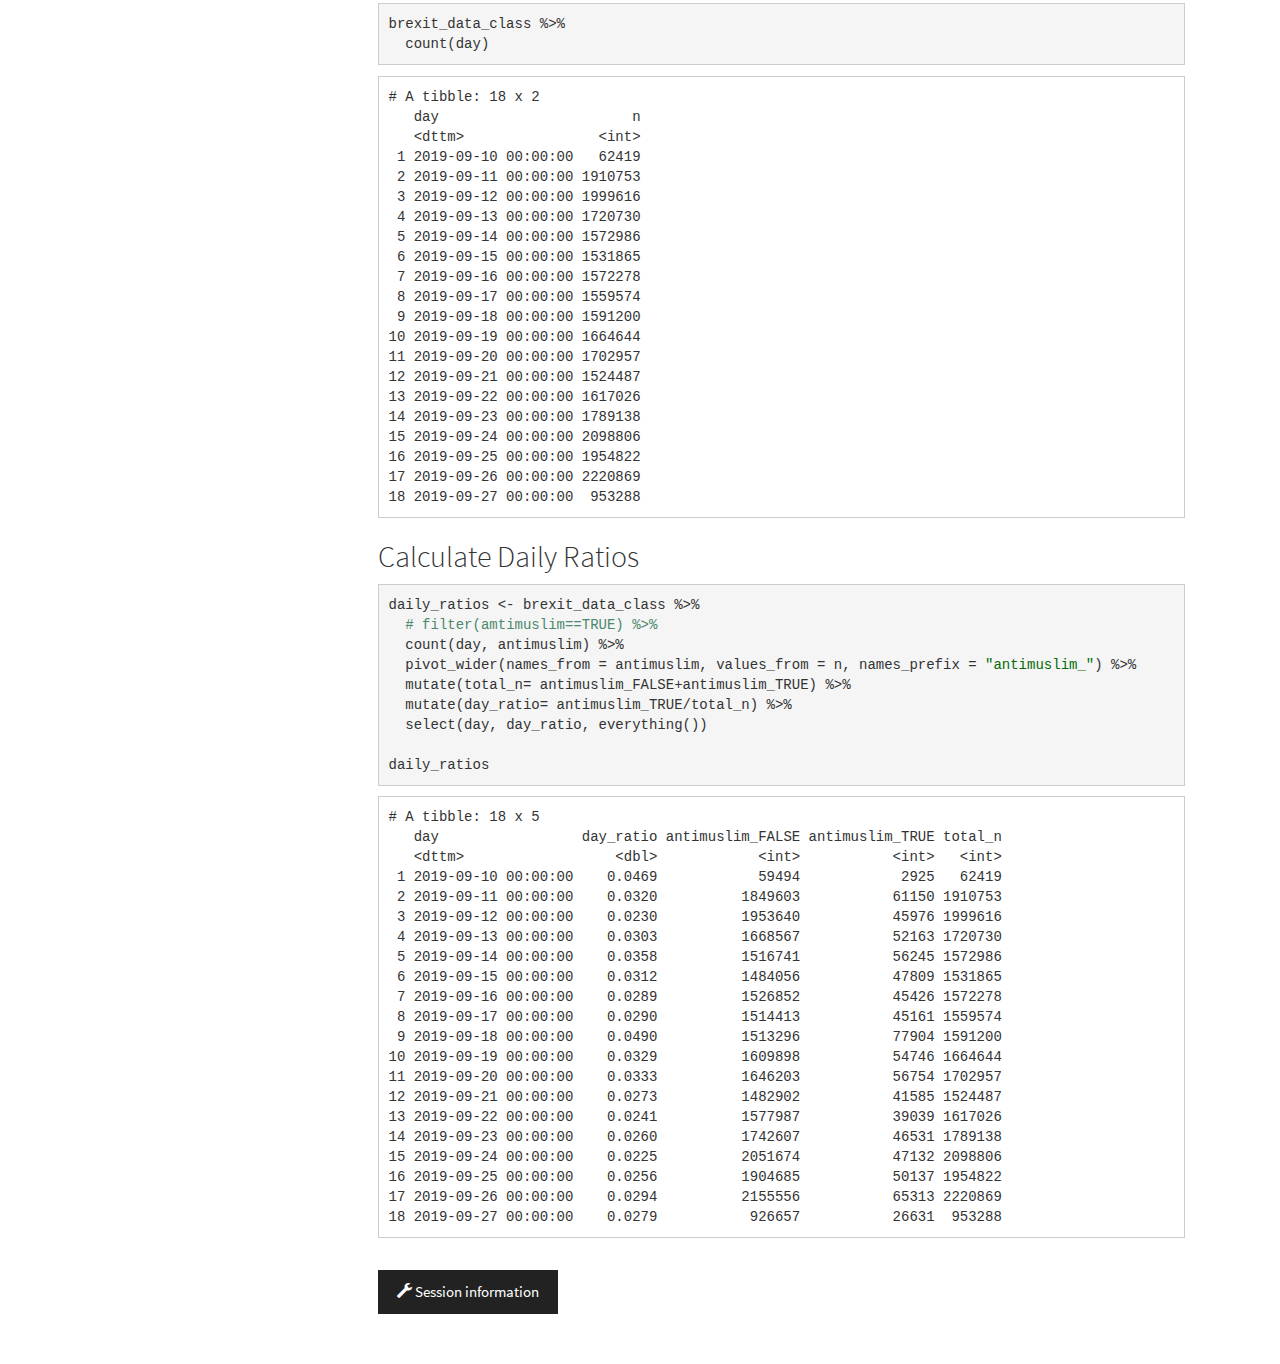
<file: docs/initial_numbers.html>
<!DOCTYPE html>

<html xmlns="http://www.w3.org/1999/xhtml">

<head>

<meta charset="utf-8" />
<meta http-equiv="Content-Type" content="text/html; charset=utf-8" />
<meta name="generator" content="pandoc" />
<meta http-equiv="X-UA-Compatible" content="IE=EDGE" />


<meta name="author" content="Sefa Ozalp" />


<title>Initial Hate Numbers</title>

<script src="site_libs/jquery-1.11.3/jquery.min.js"></script>
<meta name="viewport" content="width=device-width, initial-scale=1" />
<link href="site_libs/bootstrap-3.3.5/css/cosmo.min.css" rel="stylesheet" />
<script src="site_libs/bootstrap-3.3.5/js/bootstrap.min.js"></script>
<script src="site_libs/bootstrap-3.3.5/shim/html5shiv.min.js"></script>
<script src="site_libs/bootstrap-3.3.5/shim/respond.min.js"></script>
<script src="site_libs/jqueryui-1.11.4/jquery-ui.min.js"></script>
<link href="site_libs/tocify-1.9.1/jquery.tocify.css" rel="stylesheet" />
<script src="site_libs/tocify-1.9.1/jquery.tocify.js"></script>
<script src="site_libs/navigation-1.1/tabsets.js"></script>
<link href="site_libs/highlightjs-9.12.0/textmate.css" rel="stylesheet" />
<script src="site_libs/highlightjs-9.12.0/highlight.js"></script>
<link href="site_libs/font-awesome-5.1.0/css/all.css" rel="stylesheet" />
<link href="site_libs/font-awesome-5.1.0/css/v4-shims.css" rel="stylesheet" />

<style type="text/css">code{white-space: pre;}</style>
<style type="text/css">
  pre:not([class]) {
    background-color: white;
  }
</style>
<script type="text/javascript">
if (window.hljs) {
  hljs.configure({languages: []});
  hljs.initHighlightingOnLoad();
  if (document.readyState && document.readyState === "complete") {
    window.setTimeout(function() { hljs.initHighlighting(); }, 0);
  }
}
</script>



<style type="text/css">
h1 {
  font-size: 34px;
}
h1.title {
  font-size: 38px;
}
h2 {
  font-size: 30px;
}
h3 {
  font-size: 24px;
}
h4 {
  font-size: 18px;
}
h5 {
  font-size: 16px;
}
h6 {
  font-size: 12px;
}
.table th:not([align]) {
  text-align: left;
}
</style>




<style type = "text/css">
.main-container {
  max-width: 940px;
  margin-left: auto;
  margin-right: auto;
}
code {
  color: inherit;
  background-color: rgba(0, 0, 0, 0.04);
}
img {
  max-width:100%;
}
.tabbed-pane {
  padding-top: 12px;
}
.html-widget {
  margin-bottom: 20px;
}
button.code-folding-btn:focus {
  outline: none;
}
summary {
  display: list-item;
}
</style>


<style type="text/css">
/* padding for bootstrap navbar */
body {
  padding-top: 51px;
  padding-bottom: 40px;
}
/* offset scroll position for anchor links (for fixed navbar)  */
.section h1 {
  padding-top: 56px;
  margin-top: -56px;
}
.section h2 {
  padding-top: 56px;
  margin-top: -56px;
}
.section h3 {
  padding-top: 56px;
  margin-top: -56px;
}
.section h4 {
  padding-top: 56px;
  margin-top: -56px;
}
.section h5 {
  padding-top: 56px;
  margin-top: -56px;
}
.section h6 {
  padding-top: 56px;
  margin-top: -56px;
}
.dropdown-submenu {
  position: relative;
}
.dropdown-submenu>.dropdown-menu {
  top: 0;
  left: 100%;
  margin-top: -6px;
  margin-left: -1px;
  border-radius: 0 6px 6px 6px;
}
.dropdown-submenu:hover>.dropdown-menu {
  display: block;
}
.dropdown-submenu>a:after {
  display: block;
  content: " ";
  float: right;
  width: 0;
  height: 0;
  border-color: transparent;
  border-style: solid;
  border-width: 5px 0 5px 5px;
  border-left-color: #cccccc;
  margin-top: 5px;
  margin-right: -10px;
}
.dropdown-submenu:hover>a:after {
  border-left-color: #ffffff;
}
.dropdown-submenu.pull-left {
  float: none;
}
.dropdown-submenu.pull-left>.dropdown-menu {
  left: -100%;
  margin-left: 10px;
  border-radius: 6px 0 6px 6px;
}
</style>

<script>
// manage active state of menu based on current page
$(document).ready(function () {
  // active menu anchor
  href = window.location.pathname
  href = href.substr(href.lastIndexOf('/') + 1)
  if (href === "")
    href = "index.html";
  var menuAnchor = $('a[href="' + href + '"]');

  // mark it active
  menuAnchor.parent().addClass('active');

  // if it's got a parent navbar menu mark it active as well
  menuAnchor.closest('li.dropdown').addClass('active');
});
</script>

<!-- tabsets -->

<style type="text/css">
.tabset-dropdown > .nav-tabs {
  display: inline-table;
  max-height: 500px;
  min-height: 44px;
  overflow-y: auto;
  background: white;
  border: 1px solid #ddd;
  border-radius: 4px;
}

.tabset-dropdown > .nav-tabs > li.active:before {
  content: "";
  font-family: 'Glyphicons Halflings';
  display: inline-block;
  padding: 10px;
  border-right: 1px solid #ddd;
}

.tabset-dropdown > .nav-tabs.nav-tabs-open > li.active:before {
  content: "&#xe258;";
  border: none;
}

.tabset-dropdown > .nav-tabs.nav-tabs-open:before {
  content: "";
  font-family: 'Glyphicons Halflings';
  display: inline-block;
  padding: 10px;
  border-right: 1px solid #ddd;
}

.tabset-dropdown > .nav-tabs > li.active {
  display: block;
}

.tabset-dropdown > .nav-tabs > li > a,
.tabset-dropdown > .nav-tabs > li > a:focus,
.tabset-dropdown > .nav-tabs > li > a:hover {
  border: none;
  display: inline-block;
  border-radius: 4px;
}

.tabset-dropdown > .nav-tabs.nav-tabs-open > li {
  display: block;
  float: none;
}

.tabset-dropdown > .nav-tabs > li {
  display: none;
}
</style>

<!-- code folding -->



<style type="text/css">

#TOC {
  margin: 25px 0px 20px 0px;
}
@media (max-width: 768px) {
#TOC {
  position: relative;
  width: 100%;
}
}


.toc-content {
  padding-left: 30px;
  padding-right: 40px;
}

div.main-container {
  max-width: 1200px;
}

div.tocify {
  width: 20%;
  max-width: 260px;
  max-height: 85%;
}

@media (min-width: 768px) and (max-width: 991px) {
  div.tocify {
    width: 25%;
  }
}

@media (max-width: 767px) {
  div.tocify {
    width: 100%;
    max-width: none;
  }
}

.tocify ul, .tocify li {
  line-height: 20px;
}

.tocify-subheader .tocify-item {
  font-size: 0.90em;
}

.tocify .list-group-item {
  border-radius: 0px;
}


</style>



</head>

<body>


<div class="container-fluid main-container">


<!-- setup 3col/9col grid for toc_float and main content  -->
<div class="row-fluid">
<div class="col-xs-12 col-sm-4 col-md-3">
<div id="TOC" class="tocify">
</div>
</div>

<div class="toc-content col-xs-12 col-sm-8 col-md-9">




<div class="navbar navbar-default  navbar-fixed-top" role="navigation">
  <div class="container">
    <div class="navbar-header">
      <button type="button" class="navbar-toggle collapsed" data-toggle="collapse" data-target="#navbar">
        <span class="icon-bar"></span>
        <span class="icon-bar"></span>
        <span class="icon-bar"></span>
      </button>
      <a class="navbar-brand" href="index.html">hatelab_website</a>
    </div>
    <div id="navbar" class="navbar-collapse collapse">
      <ul class="nav navbar-nav">
        <li>
  <a href="index.html">Home</a>
</li>
<li>
  <a href="about.html">About</a>
</li>
<li>
  <a href="license.html">License</a>
</li>
      </ul>
      <ul class="nav navbar-nav navbar-right">
        <li>
  <a href="https://github.com/sefabey/hatelab_website">
    <span class="fa fa-github"></span>
     
    Source code
  </a>
</li>
      </ul>
    </div><!--/.nav-collapse -->
  </div><!--/.container -->
</div><!--/.navbar -->

<!-- Add a small amount of space between sections. -->
<style type="text/css">
div.section {
  padding-top: 12px;
}
</style>

<div class="fluid-row" id="header">



<h1 class="title toc-ignore">Initial Hate Numbers</h1>
<h4 class="author">Sefa Ozalp</h4>
<h4 class="date">14/10/2019</h4>

</div>


<p>
<button type="button" class="btn btn-default btn-workflowr btn-workflowr-report" data-toggle="collapse" data-target="#workflowr-report">
<span class="glyphicon glyphicon-list" aria-hidden="true"></span> workflowr <span class="glyphicon glyphicon-ok text-success" aria-hidden="true"></span>
</button>
</p>
<div id="workflowr-report" class="collapse">
<ul class="nav nav-tabs">
<li class="active">
<a data-toggle="tab" href="#summary">Summary</a>
</li>
<li>
<a data-toggle="tab" href="#checks"> Checks <span class="glyphicon glyphicon-ok text-success" aria-hidden="true"></span> </a>
</li>
<li>
<a data-toggle="tab" href="#versions">Past versions</a>
</li>
</ul>
<div class="tab-content">
<div id="summary" class="tab-pane fade in active">
<p>
<strong>Last updated:</strong> 2019-10-14
</p>
<p>
<strong>Checks:</strong> <span class="glyphicon glyphicon-ok text-success" aria-hidden="true"></span> 7 <span class="glyphicon glyphicon-exclamation-sign text-danger" aria-hidden="true"></span> 0
</p>
<p>
<strong>Knit directory:</strong> <code>hatelab_website/</code> <span class="glyphicon glyphicon-question-sign" aria-hidden="true" title="This is the local directory in which the code in this file was executed."> </span>
</p>
<p>
This reproducible <a href="http://rmarkdown.rstudio.com">R Markdown</a> analysis was created with <a
  href="https://github.com/jdblischak/workflowr">workflowr</a> (version 1.4.0). The <em>Checks</em> tab describes the reproducibility checks that were applied when the results were created. The <em>Past versions</em> tab lists the development history.
</p>
<hr>
</div>
<div id="checks" class="tab-pane fade">
<div id="workflowr-checks" class="panel-group">
<div class="panel panel-default">
<div class="panel-heading">
<p class="panel-title">
<a data-toggle="collapse" data-parent="#workflowr-checks" href="#strongRMarkdownfilestronguptodate"> <span class="glyphicon glyphicon-ok text-success" aria-hidden="true"></span> <strong>R Markdown file:</strong> up-to-date </a>
</p>
</div>
<div id="strongRMarkdownfilestronguptodate" class="panel-collapse collapse">
<div class="panel-body">
<p>Great! Since the R Markdown file has been committed to the Git repository, you know the exact version of the code that produced these results.</p>
</div>
</div>
</div>
<div class="panel panel-default">
<div class="panel-heading">
<p class="panel-title">
<a data-toggle="collapse" data-parent="#workflowr-checks" href="#strongEnvironmentstrongempty"> <span class="glyphicon glyphicon-ok text-success" aria-hidden="true"></span> <strong>Environment:</strong> empty </a>
</p>
</div>
<div id="strongEnvironmentstrongempty" class="panel-collapse collapse">
<div class="panel-body">
<p>Great job! The global environment was empty. Objects defined in the global environment can affect the analysis in your R Markdown file in unknown ways. For reproduciblity it’s best to always run the code in an empty environment.</p>
</div>
</div>
</div>
<div class="panel panel-default">
<div class="panel-heading">
<p class="panel-title">
<a data-toggle="collapse" data-parent="#workflowr-checks" href="#strongSeedstrongcodesetseed20191014code"> <span class="glyphicon glyphicon-ok text-success" aria-hidden="true"></span> <strong>Seed:</strong> <code>set.seed(20191014)</code> </a>
</p>
</div>
<div id="strongSeedstrongcodesetseed20191014code" class="panel-collapse collapse">
<div class="panel-body">
<p>The command <code>set.seed(20191014)</code> was run prior to running the code in the R Markdown file. Setting a seed ensures that any results that rely on randomness, e.g. subsampling or permutations, are reproducible.</p>
</div>
</div>
</div>
<div class="panel panel-default">
<div class="panel-heading">
<p class="panel-title">
<a data-toggle="collapse" data-parent="#workflowr-checks" href="#strongSessioninformationstrongrecorded"> <span class="glyphicon glyphicon-ok text-success" aria-hidden="true"></span> <strong>Session information:</strong> recorded </a>
</p>
</div>
<div id="strongSessioninformationstrongrecorded" class="panel-collapse collapse">
<div class="panel-body">
<p>Great job! Recording the operating system, R version, and package versions is critical for reproducibility.</p>
</div>
</div>
</div>
<div class="panel panel-default">
<div class="panel-heading">
<p class="panel-title">
<a data-toggle="collapse" data-parent="#workflowr-checks" href="#strongCachestrongnone"> <span class="glyphicon glyphicon-ok text-success" aria-hidden="true"></span> <strong>Cache:</strong> none </a>
</p>
</div>
<div id="strongCachestrongnone" class="panel-collapse collapse">
<div class="panel-body">
<p>Nice! There were no cached chunks for this analysis, so you can be confident that you successfully produced the results during this run.</p>
</div>
</div>
</div>
<div class="panel panel-default">
<div class="panel-heading">
<p class="panel-title">
<a data-toggle="collapse" data-parent="#workflowr-checks" href="#strongFilepathsstrongrelative"> <span class="glyphicon glyphicon-ok text-success" aria-hidden="true"></span> <strong>File paths:</strong> relative </a>
</p>
</div>
<div id="strongFilepathsstrongrelative" class="panel-collapse collapse">
<div class="panel-body">
<p>Great job! Using relative paths to the files within your workflowr project makes it easier to run your code on other machines.</p>
</div>
</div>
</div>
<div class="panel panel-default">
<div class="panel-heading">
<p class="panel-title">
<a data-toggle="collapse" data-parent="#workflowr-checks" href="#strongRepositoryversionstrongahrefhttpsgithubcomsefabeyhatelabwebsitetree2f29aad29a56681aabd0c16385ec0e6ccfef1026targetblank2f29aada"> <span class="glyphicon glyphicon-ok text-success" aria-hidden="true"></span> <strong>Repository version:</strong> <a href="https://github.com/sefabey/hatelab_website/tree/2f29aad29a56681aabd0c16385ec0e6ccfef1026" target="_blank">2f29aad</a> </a>
</p>
</div>
<div id="strongRepositoryversionstrongahrefhttpsgithubcomsefabeyhatelabwebsitetree2f29aad29a56681aabd0c16385ec0e6ccfef1026targetblank2f29aada" class="panel-collapse collapse">
<div class="panel-body">
<p>
Great! You are using Git for version control. Tracking code development and connecting the code version to the results is critical for reproducibility. The version displayed above was the version of the Git repository at the time these results were generated. <br><br> Note that you need to be careful to ensure that all relevant files for the analysis have been committed to Git prior to generating the results (you can use <code>wflow_publish</code> or <code>wflow_git_commit</code>). workflowr only checks the R Markdown file, but you know if there are other scripts or data files that it depends on. Below is the status of the Git repository when the results were generated:
</p>
<pre><code>
working directory clean
</code></pre>
<p>
Note that any generated files, e.g. HTML, png, CSS, etc., are not included in this status report because it is ok for generated content to have uncommitted changes.
</p>
</div>
</div>
</div>
</div>
<hr>
</div>
<div id="versions" class="tab-pane fade">

<p>
These are the previous versions of the R Markdown and HTML files. If you’ve configured a remote Git repository (see <code>?wflow_git_remote</code>), click on the hyperlinks in the table below to view them.
</p>
<div class="table-responsive">
<table class="table table-condensed table-hover">
<thead>
<tr>
<th>
File
</th>
<th>
Version
</th>
<th>
Author
</th>
<th>
Date
</th>
<th>
Message
</th>
</tr>
</thead>
<tbody>
<tr>
<td>
Rmd
</td>
<td>
<a href="https://github.com/sefabey/hatelab_website/blob/2f29aad29a56681aabd0c16385ec0e6ccfef1026/analysis/initial_numbers.Rmd" target="_blank">2f29aad</a>
</td>
<td>
Sefa Ozalp
</td>
<td>
2019-10-14
</td>
<td>
Add my first analysis
</td>
</tr>
</tbody>
</table>
</div>
<hr>
</div>
</div>
</div>
<div id="load-packages" class="section level2">
<h2>Load Packages</h2>
<pre class="r"><code>library(tidyverse)</code></pre>
<pre><code>── Attaching packages ────────────────────────────────────────────────────────────────────────────────── tidyverse 1.2.1 ──</code></pre>
<pre><code>✔ ggplot2 3.2.1     ✔ purrr   0.3.2
✔ tibble  2.1.3     ✔ dplyr   0.8.3
✔ tidyr   1.0.0     ✔ stringr 1.4.0
✔ readr   1.3.1     ✔ forcats 0.4.0</code></pre>
<pre><code>── Conflicts ───────────────────────────────────────────────────────────────────────────────────── tidyverse_conflicts() ──
✖ dplyr::filter() masks stats::filter()
✖ dplyr::lag()    masks stats::lag()</code></pre>
<pre class="r"><code>library(lubridate)</code></pre>
<pre><code>
Attaching package: &#39;lubridate&#39;</code></pre>
<pre><code>The following object is masked from &#39;package:base&#39;:

    date</code></pre>
<pre class="r"><code>library(scales)</code></pre>
<pre><code>
Attaching package: &#39;scales&#39;</code></pre>
<pre><code>The following object is masked from &#39;package:purrr&#39;:

    discard</code></pre>
<pre><code>The following object is masked from &#39;package:readr&#39;:

    col_factor</code></pre>
</div>
<div id="load-dataset" class="section level2">
<h2>Load Dataset</h2>
<pre class="r"><code>brexit_data_class &lt;- read_csv(&#39;/Users/sefaozalp/Documents/Work/09/brexit_boris_data_am_classified.csv&#39;,
  col_types = cols(.default = col_character())) </code></pre>
</div>
<div id="data-wrangling" class="section level2">
<h2>Data Wrangling</h2>
<pre class="r"><code>brexit_data_class &lt;- brexit_data_class %&gt;% 
  mutate(timestamp_parsed=as_datetime(timestamp_parsed)) %&gt;% 
  mutate(antimuslim= ifelse(No == &quot;No&quot;, FALSE,TRUE)) %&gt;% 
  mutate(hour=floor_date(timestamp_parsed, &quot;hour&quot;)) %&gt;%
  mutate(hour=as.POSIXct(hour)) %&gt;%
  mutate(day=floor_date(timestamp_parsed, &quot;day&quot;)) %&gt;%
  mutate(day=as.POSIXct(day))</code></pre>
</div>
<div id="calculate-daily-count-of-tweets" class="section level2">
<h2>Calculate Daily Count of Tweets</h2>
<pre class="r"><code>brexit_data_class %&gt;% 
  count(day)</code></pre>
<pre><code># A tibble: 18 x 2
   day                       n
   &lt;dttm&gt;                &lt;int&gt;
 1 2019-09-10 00:00:00   62419
 2 2019-09-11 00:00:00 1910753
 3 2019-09-12 00:00:00 1999616
 4 2019-09-13 00:00:00 1720730
 5 2019-09-14 00:00:00 1572986
 6 2019-09-15 00:00:00 1531865
 7 2019-09-16 00:00:00 1572278
 8 2019-09-17 00:00:00 1559574
 9 2019-09-18 00:00:00 1591200
10 2019-09-19 00:00:00 1664644
11 2019-09-20 00:00:00 1702957
12 2019-09-21 00:00:00 1524487
13 2019-09-22 00:00:00 1617026
14 2019-09-23 00:00:00 1789138
15 2019-09-24 00:00:00 2098806
16 2019-09-25 00:00:00 1954822
17 2019-09-26 00:00:00 2220869
18 2019-09-27 00:00:00  953288</code></pre>
</div>
<div id="calculate-daily-ratios" class="section level2">
<h2>Calculate Daily Ratios</h2>
<pre class="r"><code>daily_ratios &lt;- brexit_data_class %&gt;% 
  # filter(amtimuslim==TRUE) %&gt;% 
  count(day, antimuslim) %&gt;% 
  pivot_wider(names_from = antimuslim, values_from = n, names_prefix = &quot;antimuslim_&quot;) %&gt;% 
  mutate(total_n= antimuslim_FALSE+antimuslim_TRUE) %&gt;% 
  mutate(day_ratio= antimuslim_TRUE/total_n) %&gt;% 
  select(day, day_ratio, everything())

daily_ratios</code></pre>
<pre><code># A tibble: 18 x 5
   day                 day_ratio antimuslim_FALSE antimuslim_TRUE total_n
   &lt;dttm&gt;                  &lt;dbl&gt;            &lt;int&gt;           &lt;int&gt;   &lt;int&gt;
 1 2019-09-10 00:00:00    0.0469            59494            2925   62419
 2 2019-09-11 00:00:00    0.0320          1849603           61150 1910753
 3 2019-09-12 00:00:00    0.0230          1953640           45976 1999616
 4 2019-09-13 00:00:00    0.0303          1668567           52163 1720730
 5 2019-09-14 00:00:00    0.0358          1516741           56245 1572986
 6 2019-09-15 00:00:00    0.0312          1484056           47809 1531865
 7 2019-09-16 00:00:00    0.0289          1526852           45426 1572278
 8 2019-09-17 00:00:00    0.0290          1514413           45161 1559574
 9 2019-09-18 00:00:00    0.0490          1513296           77904 1591200
10 2019-09-19 00:00:00    0.0329          1609898           54746 1664644
11 2019-09-20 00:00:00    0.0333          1646203           56754 1702957
12 2019-09-21 00:00:00    0.0273          1482902           41585 1524487
13 2019-09-22 00:00:00    0.0241          1577987           39039 1617026
14 2019-09-23 00:00:00    0.0260          1742607           46531 1789138
15 2019-09-24 00:00:00    0.0225          2051674           47132 2098806
16 2019-09-25 00:00:00    0.0256          1904685           50137 1954822
17 2019-09-26 00:00:00    0.0294          2155556           65313 2220869
18 2019-09-27 00:00:00    0.0279           926657           26631  953288</code></pre>
<br>
<p>
<button type="button" class="btn btn-default btn-workflowr btn-workflowr-sessioninfo" data-toggle="collapse" data-target="#workflowr-sessioninfo" style="display: block;">
<span class="glyphicon glyphicon-wrench" aria-hidden="true"></span> Session information
</button>
</p>
<div id="workflowr-sessioninfo" class="collapse">
<pre class="r"><code>sessionInfo()</code></pre>
<pre><code>R version 3.6.1 (2019-07-05)
Platform: x86_64-apple-darwin15.6.0 (64-bit)
Running under: macOS Mojave 10.14.6

Matrix products: default
BLAS:   /Library/Frameworks/R.framework/Versions/3.6/Resources/lib/libRblas.0.dylib
LAPACK: /Library/Frameworks/R.framework/Versions/3.6/Resources/lib/libRlapack.dylib

locale:
[1] en_GB.UTF-8/en_GB.UTF-8/en_GB.UTF-8/C/en_GB.UTF-8/en_GB.UTF-8

attached base packages:
[1] stats     graphics  grDevices utils     datasets  methods   base     

other attached packages:
 [1] scales_1.0.0    lubridate_1.7.4 forcats_0.4.0   stringr_1.4.0  
 [5] dplyr_0.8.3     purrr_0.3.2     readr_1.3.1     tidyr_1.0.0    
 [9] tibble_2.1.3    ggplot2_3.2.1   tidyverse_1.2.1

loaded via a namespace (and not attached):
 [1] Rcpp_1.0.2       cellranger_1.1.0 pillar_1.4.2     compiler_3.6.1  
 [5] git2r_0.26.1     workflowr_1.4.0  tools_3.6.1      zeallot_0.1.0   
 [9] digest_0.6.21    jsonlite_1.6     evaluate_0.14    lifecycle_0.1.0 
[13] nlme_3.1-141     gtable_0.3.0     lattice_0.20-38  pkgconfig_2.0.3 
[17] rlang_0.4.0      cli_1.1.0        rstudioapi_0.10  yaml_2.2.0      
[21] haven_2.1.1      xfun_0.9         withr_2.1.2      xml2_1.2.2      
[25] httr_1.4.1       knitr_1.25       hms_0.5.1        generics_0.0.2  
[29] fs_1.3.1         vctrs_0.2.0      rprojroot_1.3-2  grid_3.6.1      
[33] tidyselect_0.2.5 glue_1.3.1       R6_2.4.0         fansi_0.4.0     
[37] readxl_1.3.1     rmarkdown_1.15   modelr_0.1.5     magrittr_1.5    
[41] whisker_0.4      backports_1.1.4  htmltools_0.3.6  rvest_0.3.4     
[45] assertthat_0.2.1 colorspace_1.4-1 utf8_1.1.4       stringi_1.4.3   
[49] lazyeval_0.2.2   munsell_0.5.0    broom_0.5.2      crayon_1.3.4    </code></pre>
</div>
</div>


<!-- Adjust MathJax settings so that all math formulae are shown using
TeX fonts only; see
http://docs.mathjax.org/en/latest/configuration.html.  This will make
the presentation more consistent at the cost of the webpage sometimes
taking slightly longer to load. Note that this only works because the
footer is added to webpages before the MathJax javascript. -->
<script type="text/x-mathjax-config">
  MathJax.Hub.Config({
    "HTML-CSS": { availableFonts: ["TeX"] }
  });
</script>


</div>
</div>

</div>

<script>

// add bootstrap table styles to pandoc tables
function bootstrapStylePandocTables() {
  $('tr.header').parent('thead').parent('table').addClass('table table-condensed');
}
$(document).ready(function () {
  bootstrapStylePandocTables();
});


</script>

<!-- tabsets -->

<script>
$(document).ready(function () {
  window.buildTabsets("TOC");
});

$(document).ready(function () {
  $('.tabset-dropdown > .nav-tabs > li').click(function () {
    $(this).parent().toggleClass('nav-tabs-open')
  });
});
</script>

<!-- code folding -->

<script>
$(document).ready(function ()  {

    // move toc-ignore selectors from section div to header
    $('div.section.toc-ignore')
        .removeClass('toc-ignore')
        .children('h1,h2,h3,h4,h5').addClass('toc-ignore');

    // establish options
    var options = {
      selectors: "h1,h2,h3",
      theme: "bootstrap3",
      context: '.toc-content',
      hashGenerator: function (text) {
        return text.replace(/[.\\/?&!#<>]/g, '').replace(/\s/g, '_').toLowerCase();
      },
      ignoreSelector: ".toc-ignore",
      scrollTo: 0
    };
    options.showAndHide = true;
    options.smoothScroll = true;

    // tocify
    var toc = $("#TOC").tocify(options).data("toc-tocify");
});
</script>

<!-- dynamically load mathjax for compatibility with self-contained -->
<script>
  (function () {
    var script = document.createElement("script");
    script.type = "text/javascript";
    script.src  = "https://mathjax.rstudio.com/latest/MathJax.js?config=TeX-AMS-MML_HTMLorMML";
    document.getElementsByTagName("head")[0].appendChild(script);
  })();
</script>

</body>
</html>
</file>
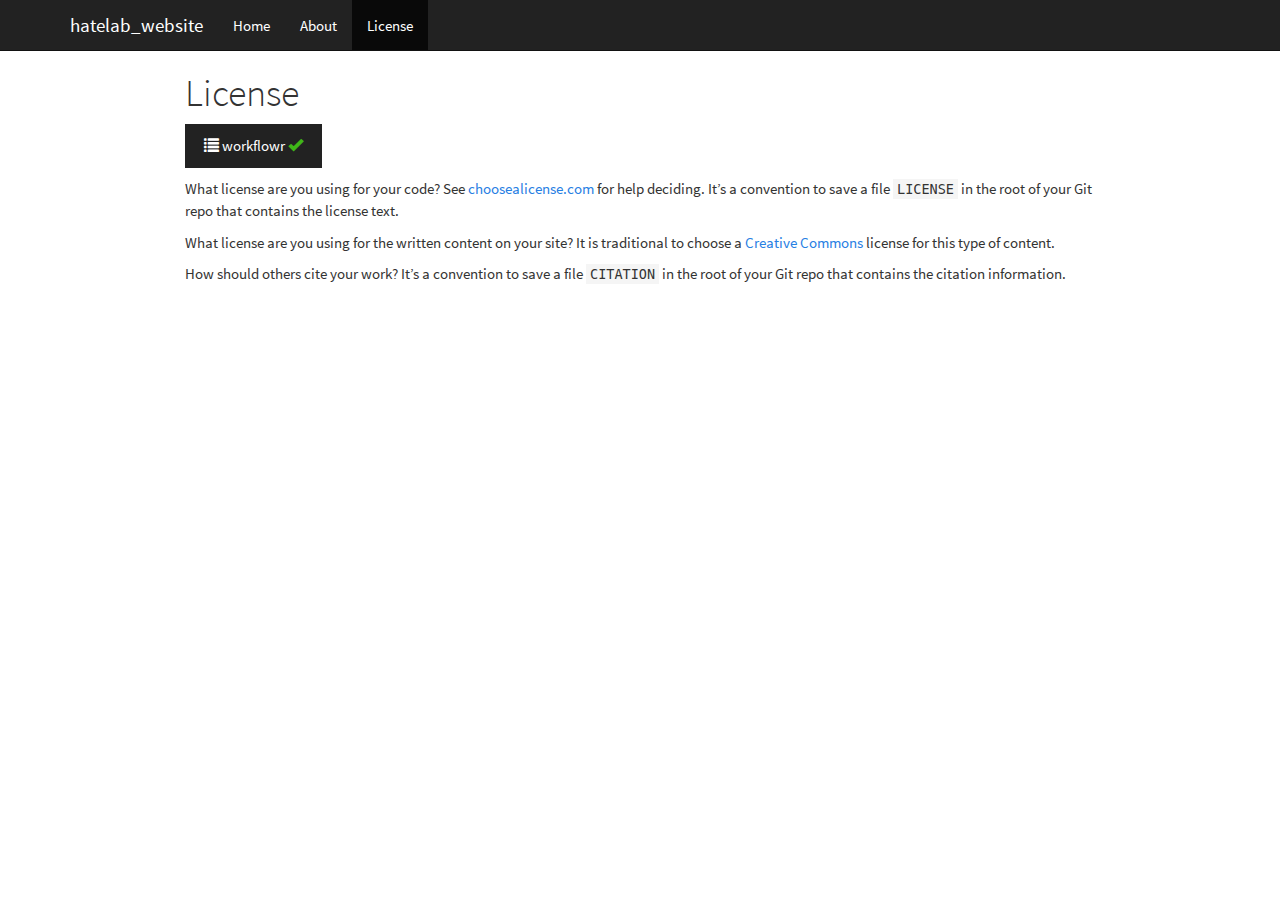
<file: docs/license.html>
<!DOCTYPE html>

<html xmlns="http://www.w3.org/1999/xhtml">

<head>

<meta charset="utf-8" />
<meta http-equiv="Content-Type" content="text/html; charset=utf-8" />
<meta name="generator" content="pandoc" />
<meta http-equiv="X-UA-Compatible" content="IE=EDGE" />




<title>License</title>

<script src="site_libs/jquery-1.11.3/jquery.min.js"></script>
<meta name="viewport" content="width=device-width, initial-scale=1" />
<link href="site_libs/bootstrap-3.3.5/css/cosmo.min.css" rel="stylesheet" />
<script src="site_libs/bootstrap-3.3.5/js/bootstrap.min.js"></script>
<script src="site_libs/bootstrap-3.3.5/shim/html5shiv.min.js"></script>
<script src="site_libs/bootstrap-3.3.5/shim/respond.min.js"></script>
<script src="site_libs/navigation-1.1/tabsets.js"></script>
<link href="site_libs/highlightjs-9.12.0/textmate.css" rel="stylesheet" />
<script src="site_libs/highlightjs-9.12.0/highlight.js"></script>

<style type="text/css">code{white-space: pre;}</style>
<style type="text/css">
  pre:not([class]) {
    background-color: white;
  }
</style>
<script type="text/javascript">
if (window.hljs) {
  hljs.configure({languages: []});
  hljs.initHighlightingOnLoad();
  if (document.readyState && document.readyState === "complete") {
    window.setTimeout(function() { hljs.initHighlighting(); }, 0);
  }
}
</script>



<style type="text/css">
h1 {
  font-size: 34px;
}
h1.title {
  font-size: 38px;
}
h2 {
  font-size: 30px;
}
h3 {
  font-size: 24px;
}
h4 {
  font-size: 18px;
}
h5 {
  font-size: 16px;
}
h6 {
  font-size: 12px;
}
.table th:not([align]) {
  text-align: left;
}
</style>




<style type = "text/css">
.main-container {
  max-width: 940px;
  margin-left: auto;
  margin-right: auto;
}
code {
  color: inherit;
  background-color: rgba(0, 0, 0, 0.04);
}
img {
  max-width:100%;
}
.tabbed-pane {
  padding-top: 12px;
}
.html-widget {
  margin-bottom: 20px;
}
button.code-folding-btn:focus {
  outline: none;
}
summary {
  display: list-item;
}
</style>


<style type="text/css">
/* padding for bootstrap navbar */
body {
  padding-top: 51px;
  padding-bottom: 40px;
}
/* offset scroll position for anchor links (for fixed navbar)  */
.section h1 {
  padding-top: 56px;
  margin-top: -56px;
}
.section h2 {
  padding-top: 56px;
  margin-top: -56px;
}
.section h3 {
  padding-top: 56px;
  margin-top: -56px;
}
.section h4 {
  padding-top: 56px;
  margin-top: -56px;
}
.section h5 {
  padding-top: 56px;
  margin-top: -56px;
}
.section h6 {
  padding-top: 56px;
  margin-top: -56px;
}
.dropdown-submenu {
  position: relative;
}
.dropdown-submenu>.dropdown-menu {
  top: 0;
  left: 100%;
  margin-top: -6px;
  margin-left: -1px;
  border-radius: 0 6px 6px 6px;
}
.dropdown-submenu:hover>.dropdown-menu {
  display: block;
}
.dropdown-submenu>a:after {
  display: block;
  content: " ";
  float: right;
  width: 0;
  height: 0;
  border-color: transparent;
  border-style: solid;
  border-width: 5px 0 5px 5px;
  border-left-color: #cccccc;
  margin-top: 5px;
  margin-right: -10px;
}
.dropdown-submenu:hover>a:after {
  border-left-color: #ffffff;
}
.dropdown-submenu.pull-left {
  float: none;
}
.dropdown-submenu.pull-left>.dropdown-menu {
  left: -100%;
  margin-left: 10px;
  border-radius: 6px 0 6px 6px;
}
</style>

<script>
// manage active state of menu based on current page
$(document).ready(function () {
  // active menu anchor
  href = window.location.pathname
  href = href.substr(href.lastIndexOf('/') + 1)
  if (href === "")
    href = "index.html";
  var menuAnchor = $('a[href="' + href + '"]');

  // mark it active
  menuAnchor.parent().addClass('active');

  // if it's got a parent navbar menu mark it active as well
  menuAnchor.closest('li.dropdown').addClass('active');
});
</script>

<!-- tabsets -->

<style type="text/css">
.tabset-dropdown > .nav-tabs {
  display: inline-table;
  max-height: 500px;
  min-height: 44px;
  overflow-y: auto;
  background: white;
  border: 1px solid #ddd;
  border-radius: 4px;
}

.tabset-dropdown > .nav-tabs > li.active:before {
  content: "";
  font-family: 'Glyphicons Halflings';
  display: inline-block;
  padding: 10px;
  border-right: 1px solid #ddd;
}

.tabset-dropdown > .nav-tabs.nav-tabs-open > li.active:before {
  content: "&#xe258;";
  border: none;
}

.tabset-dropdown > .nav-tabs.nav-tabs-open:before {
  content: "";
  font-family: 'Glyphicons Halflings';
  display: inline-block;
  padding: 10px;
  border-right: 1px solid #ddd;
}

.tabset-dropdown > .nav-tabs > li.active {
  display: block;
}

.tabset-dropdown > .nav-tabs > li > a,
.tabset-dropdown > .nav-tabs > li > a:focus,
.tabset-dropdown > .nav-tabs > li > a:hover {
  border: none;
  display: inline-block;
  border-radius: 4px;
}

.tabset-dropdown > .nav-tabs.nav-tabs-open > li {
  display: block;
  float: none;
}

.tabset-dropdown > .nav-tabs > li {
  display: none;
}
</style>

<!-- code folding -->




</head>

<body>


<div class="container-fluid main-container">




<div class="navbar navbar-default  navbar-fixed-top" role="navigation">
  <div class="container">
    <div class="navbar-header">
      <button type="button" class="navbar-toggle collapsed" data-toggle="collapse" data-target="#navbar">
        <span class="icon-bar"></span>
        <span class="icon-bar"></span>
        <span class="icon-bar"></span>
      </button>
      <a class="navbar-brand" href="index.html">hatelab_website</a>
    </div>
    <div id="navbar" class="navbar-collapse collapse">
      <ul class="nav navbar-nav">
        <li>
  <a href="index.html">Home</a>
</li>
<li>
  <a href="about.html">About</a>
</li>
<li>
  <a href="license.html">License</a>
</li>
      </ul>
      <ul class="nav navbar-nav navbar-right">
        
      </ul>
    </div><!--/.nav-collapse -->
  </div><!--/.container -->
</div><!--/.navbar -->

<!-- Add a small amount of space between sections. -->
<style type="text/css">
div.section {
  padding-top: 12px;
}
</style>

<div class="fluid-row" id="header">



<h1 class="title toc-ignore">License</h1>

</div>


<p>
<button type="button" class="btn btn-default btn-workflowr btn-workflowr-report" data-toggle="collapse" data-target="#workflowr-report">
<span class="glyphicon glyphicon-list" aria-hidden="true"></span> workflowr <span class="glyphicon glyphicon-ok text-success" aria-hidden="true"></span>
</button>
</p>
<div id="workflowr-report" class="collapse">
<ul class="nav nav-tabs">
<li class="active">
<a data-toggle="tab" href="#summary">Summary</a>
</li>
<li>
<a data-toggle="tab" href="#checks"> Checks <span class="glyphicon glyphicon-ok text-success" aria-hidden="true"></span> </a>
</li>
<li>
<a data-toggle="tab" href="#versions">Past versions</a>
</li>
</ul>
<div class="tab-content">
<div id="summary" class="tab-pane fade in active">
<p>
<strong>Last updated:</strong> 2019-10-14
</p>
<p>
<strong>Checks:</strong> <span class="glyphicon glyphicon-ok text-success" aria-hidden="true"></span> 2 <span class="glyphicon glyphicon-exclamation-sign text-danger" aria-hidden="true"></span> 0
</p>
<p>
<strong>Knit directory:</strong> <code>hatelab_website/</code> <span class="glyphicon glyphicon-question-sign" aria-hidden="true" title="This is the local directory in which the code in this file was executed."> </span>
</p>
<p>
This reproducible <a href="http://rmarkdown.rstudio.com">R Markdown</a> analysis was created with <a
  href="https://github.com/jdblischak/workflowr">workflowr</a> (version 1.4.0). The <em>Checks</em> tab describes the reproducibility checks that were applied when the results were created. The <em>Past versions</em> tab lists the development history.
</p>
<hr>
</div>
<div id="checks" class="tab-pane fade">
<div id="workflowr-checks" class="panel-group">
<div class="panel panel-default">
<div class="panel-heading">
<p class="panel-title">
<a data-toggle="collapse" data-parent="#workflowr-checks" href="#strongRMarkdownfilestronguptodate"> <span class="glyphicon glyphicon-ok text-success" aria-hidden="true"></span> <strong>R Markdown file:</strong> up-to-date </a>
</p>
</div>
<div id="strongRMarkdownfilestronguptodate" class="panel-collapse collapse">
<div class="panel-body">
<p>Great! Since the R Markdown file has been committed to the Git repository, you know the exact version of the code that produced these results.</p>
</div>
</div>
</div>
<div class="panel panel-default">
<div class="panel-heading">
<p class="panel-title">
<a data-toggle="collapse" data-parent="#workflowr-checks" href="#strongRepositoryversionstrong9c43299"> <span class="glyphicon glyphicon-ok text-success" aria-hidden="true"></span> <strong>Repository version:</strong> 9c43299 </a>
</p>
</div>
<div id="strongRepositoryversionstrong9c43299" class="panel-collapse collapse">
<div class="panel-body">
<p>
Great! You are using Git for version control. Tracking code development and connecting the code version to the results is critical for reproducibility. The version displayed above was the version of the Git repository at the time these results were generated. <br><br> Note that you need to be careful to ensure that all relevant files for the analysis have been committed to Git prior to generating the results (you can use <code>wflow_publish</code> or <code>wflow_git_commit</code>). workflowr only checks the R Markdown file, but you know if there are other scripts or data files that it depends on. Below is the status of the Git repository when the results were generated:
</p>
<pre><code>
working directory clean
</code></pre>
<p>
Note that any generated files, e.g. HTML, png, CSS, etc., are not included in this status report because it is ok for generated content to have uncommitted changes.
</p>
</div>
</div>
</div>
</div>
<hr>
</div>
<div id="versions" class="tab-pane fade">

<p>
These are the previous versions of the R Markdown and HTML files. If you’ve configured a remote Git repository (see <code>?wflow_git_remote</code>), click on the hyperlinks in the table below to view them.
</p>
<div class="table-responsive">
<table class="table table-condensed table-hover">
<thead>
<tr>
<th>
File
</th>
<th>
Version
</th>
<th>
Author
</th>
<th>
Date
</th>
<th>
Message
</th>
</tr>
</thead>
<tbody>
<tr>
<td>
Rmd
</td>
<td>
9c43299
</td>
<td>
Sefa Ozalp
</td>
<td>
2019-10-14
</td>
<td>
Start workflowr project.
</td>
</tr>
</tbody>
</table>
</div>
<hr>
</div>
</div>
</div>
<p>What license are you using for your code? See <a href="http://choosealicense.com/">choosealicense.com</a> for help deciding. It’s a convention to save a file <code>LICENSE</code> in the root of your Git repo that contains the license text.</p>
<p>What license are you using for the written content on your site? It is traditional to choose a <a href="https://creativecommons.org/choose/">Creative Commons</a> license for this type of content.</p>
<p>How should others cite your work? It’s a convention to save a file <code>CITATION</code> in the root of your Git repo that contains the citation information.</p>


<!-- Adjust MathJax settings so that all math formulae are shown using
TeX fonts only; see
http://docs.mathjax.org/en/latest/configuration.html.  This will make
the presentation more consistent at the cost of the webpage sometimes
taking slightly longer to load. Note that this only works because the
footer is added to webpages before the MathJax javascript. -->
<script type="text/x-mathjax-config">
  MathJax.Hub.Config({
    "HTML-CSS": { availableFonts: ["TeX"] }
  });
</script>



</div>

<script>

// add bootstrap table styles to pandoc tables
function bootstrapStylePandocTables() {
  $('tr.header').parent('thead').parent('table').addClass('table table-condensed');
}
$(document).ready(function () {
  bootstrapStylePandocTables();
});


</script>

<!-- tabsets -->

<script>
$(document).ready(function () {
  window.buildTabsets("TOC");
});

$(document).ready(function () {
  $('.tabset-dropdown > .nav-tabs > li').click(function () {
    $(this).parent().toggleClass('nav-tabs-open')
  });
});
</script>

<!-- code folding -->


<!-- dynamically load mathjax for compatibility with self-contained -->
<script>
  (function () {
    var script = document.createElement("script");
    script.type = "text/javascript";
    script.src  = "https://mathjax.rstudio.com/latest/MathJax.js?config=TeX-AMS-MML_HTMLorMML";
    document.getElementsByTagName("head")[0].appendChild(script);
  })();
</script>

</body>
</html>
</file>
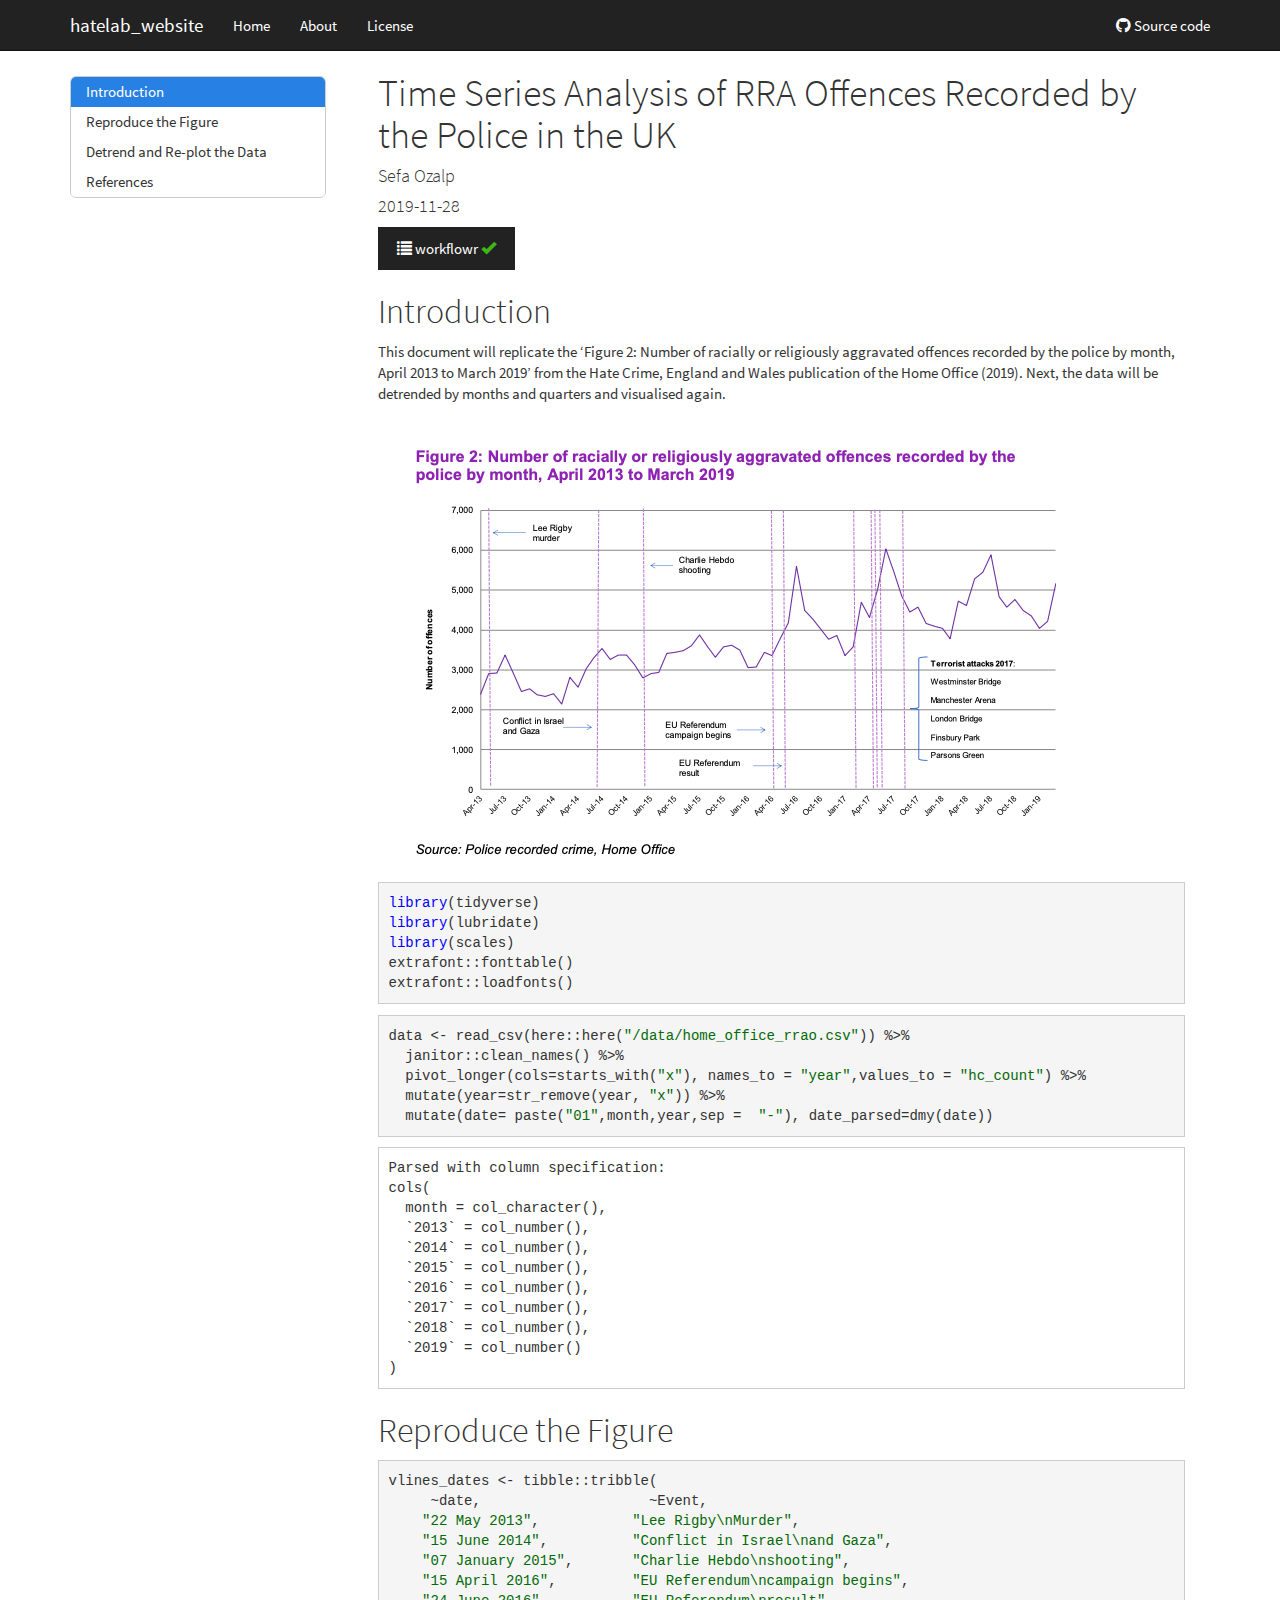
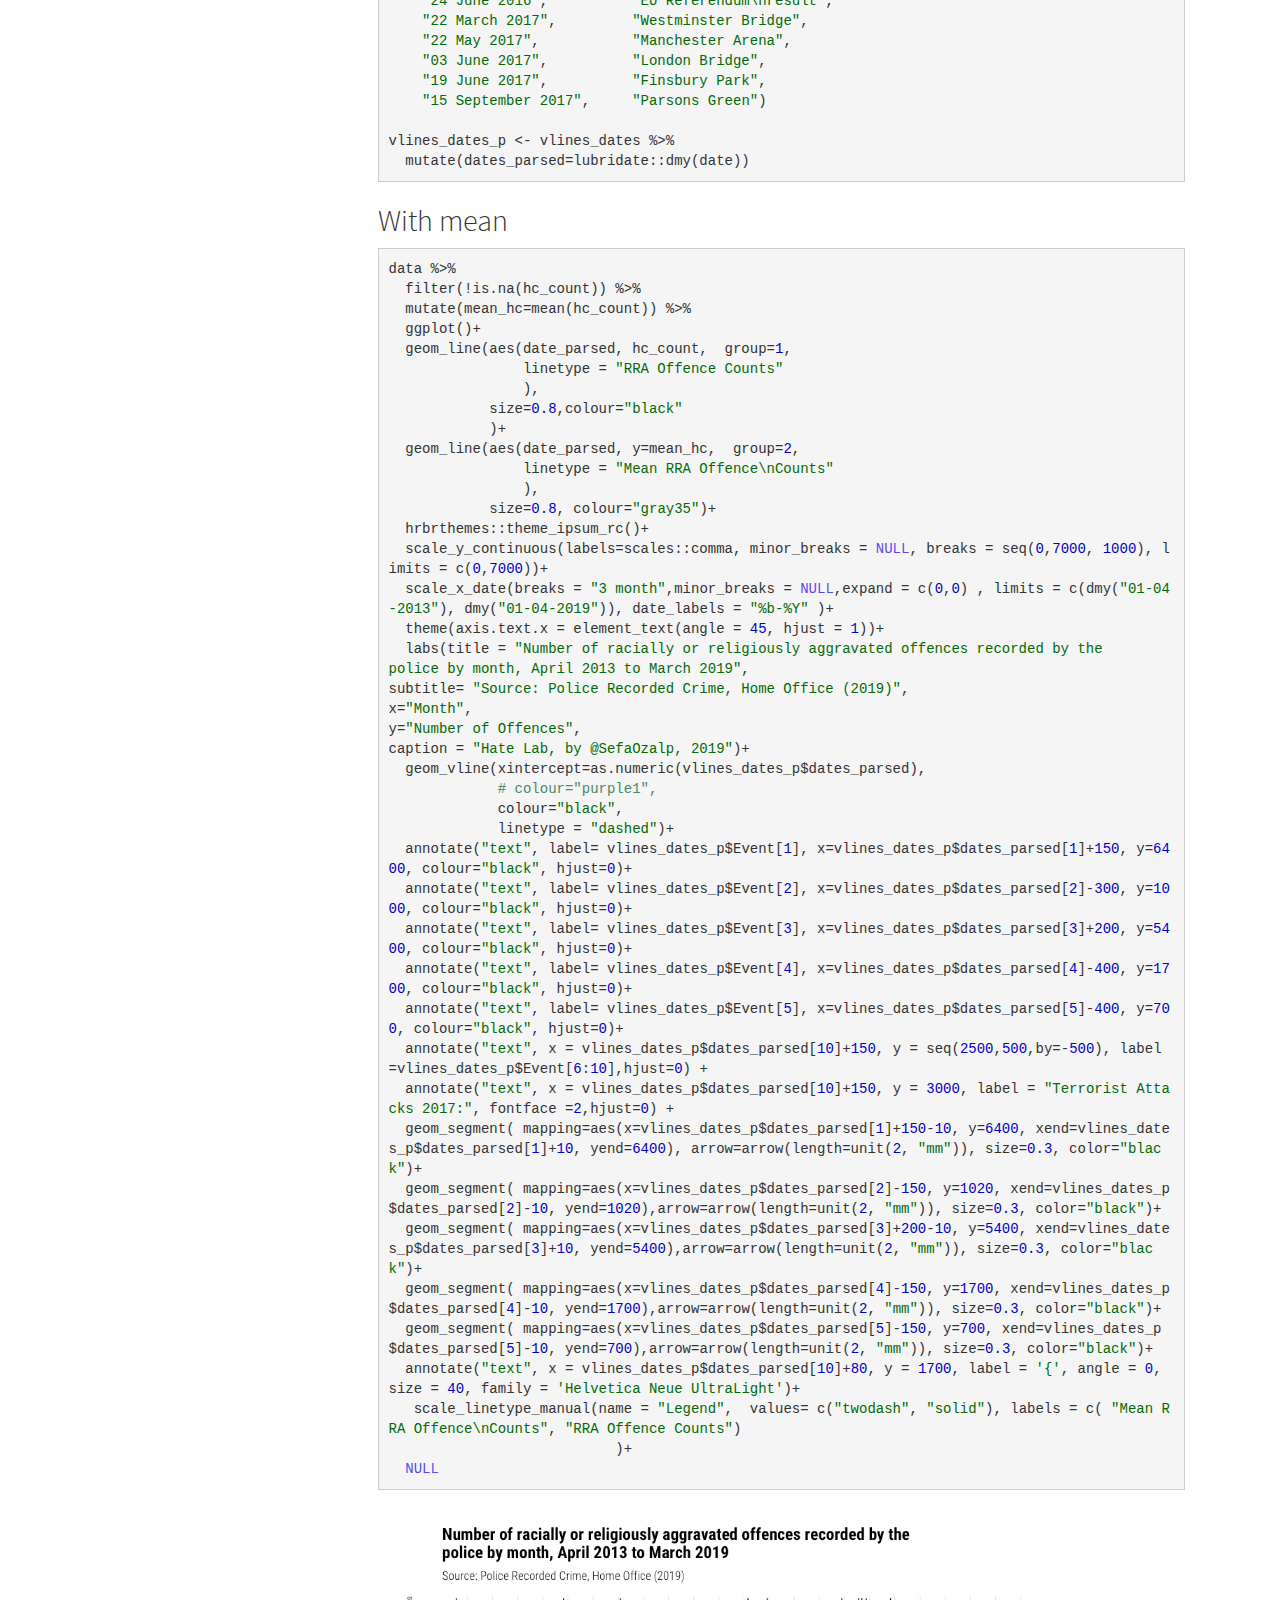
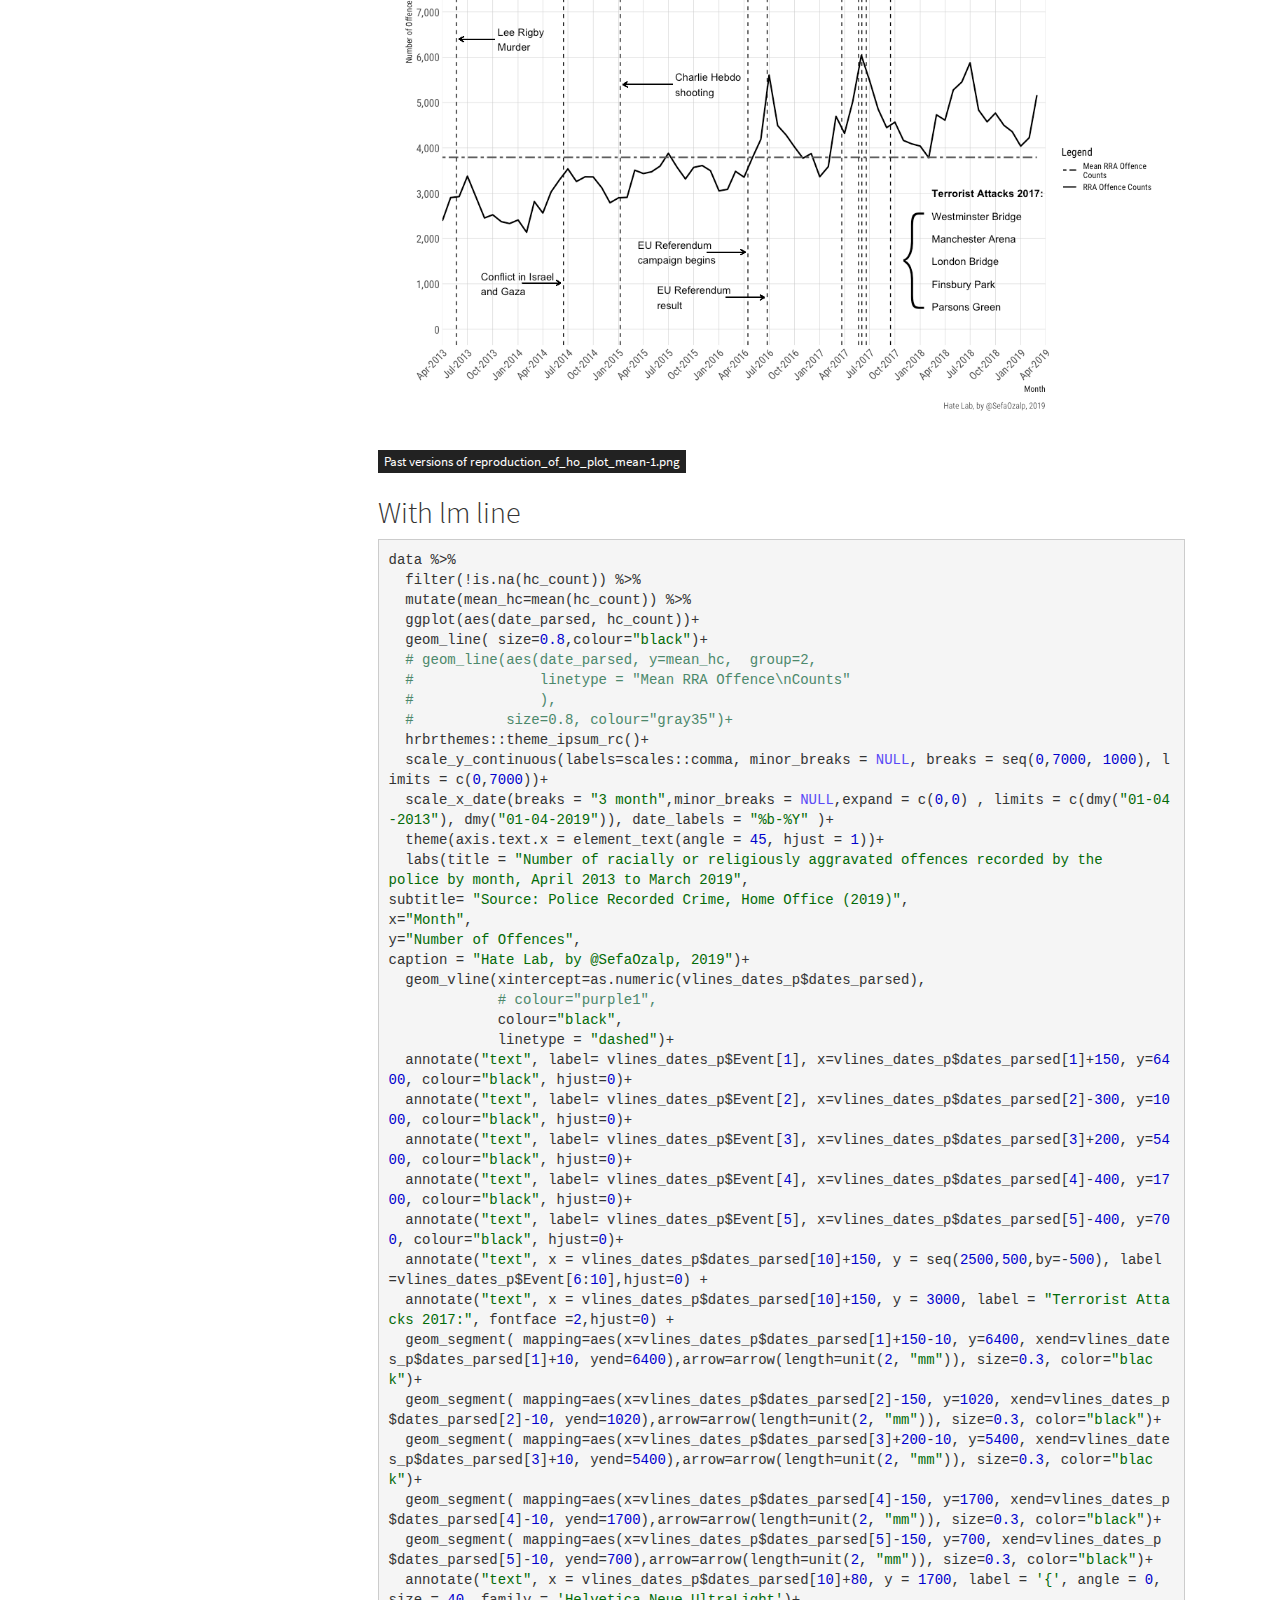
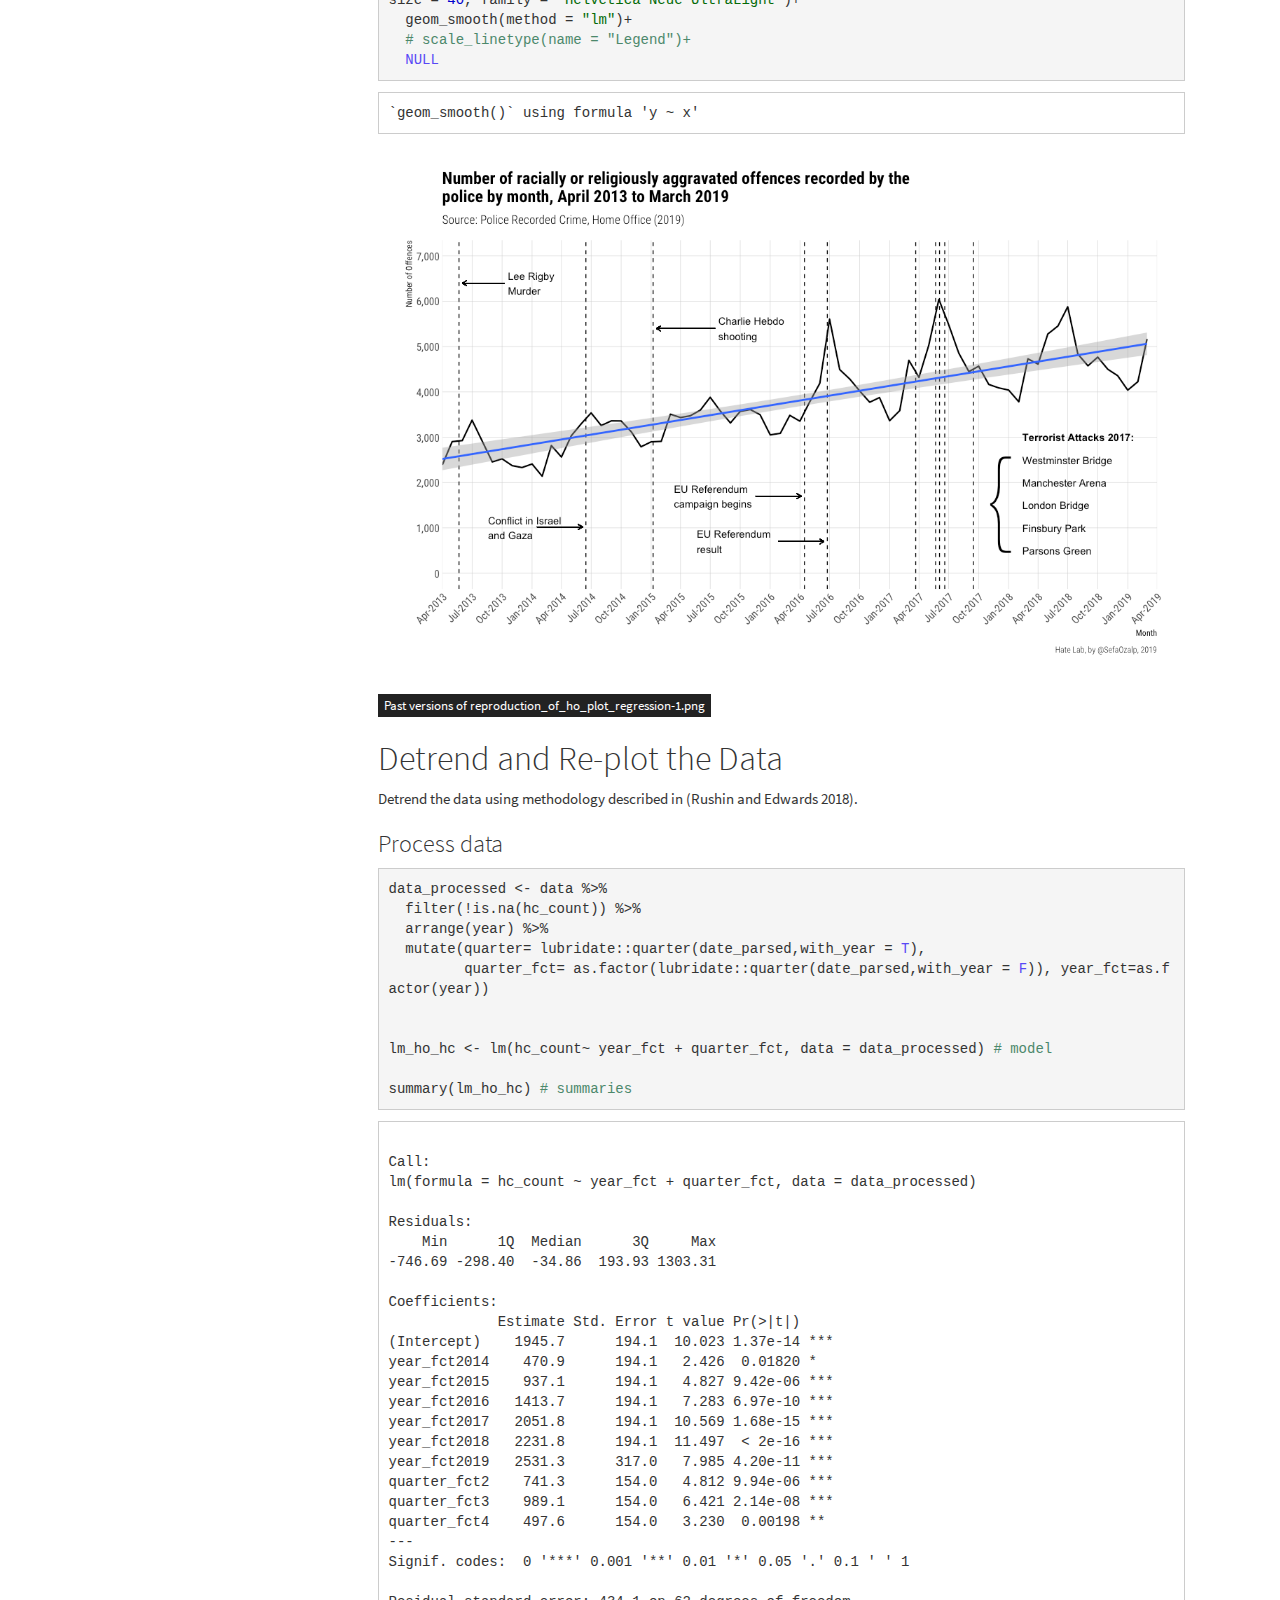
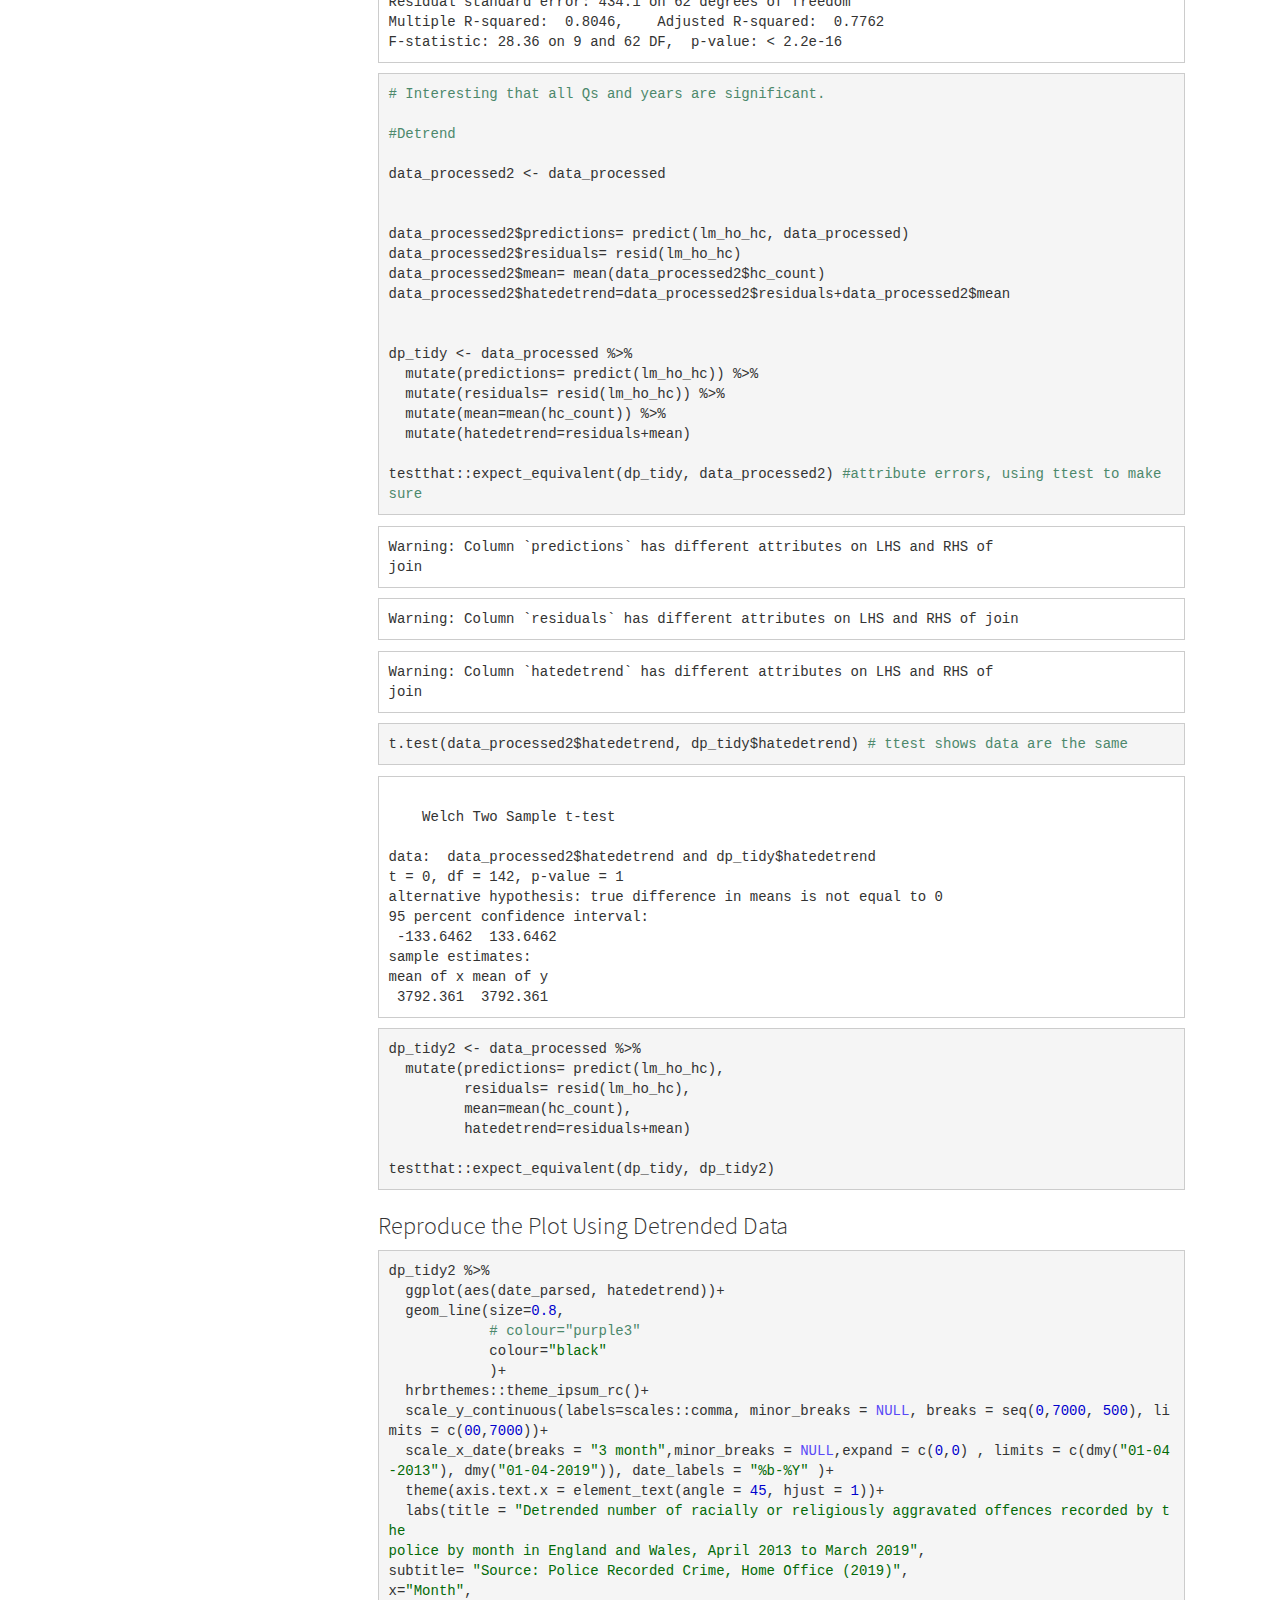
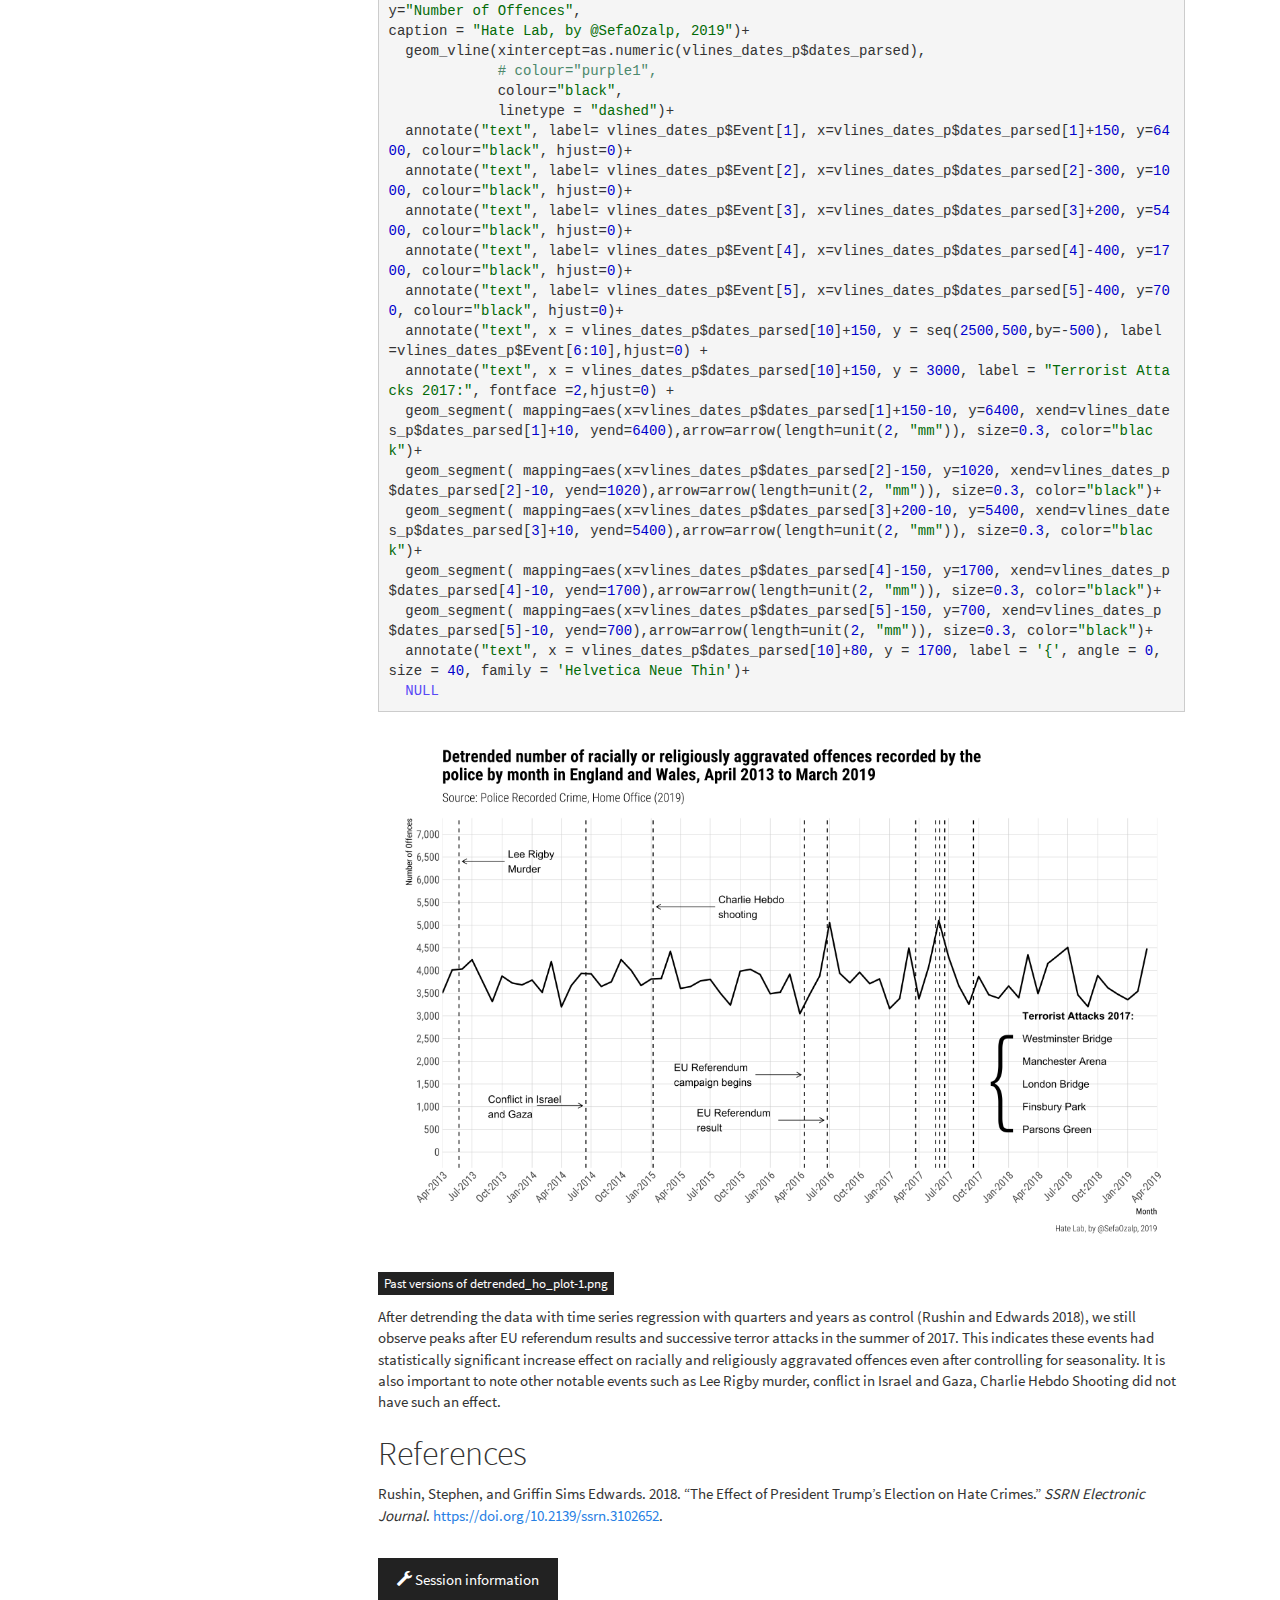
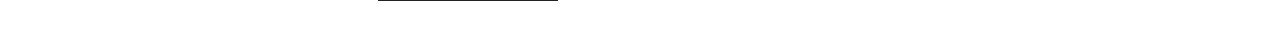
<file: docs/racial_religious_hc_uk.html>
<!DOCTYPE html>

<html>

<head>

<meta charset="utf-8" />
<meta name="generator" content="pandoc" />
<meta http-equiv="X-UA-Compatible" content="IE=EDGE" />


<meta name="author" content="Sefa Ozalp" />

<meta name="date" content="2019-11-28" />

<title>Time Series Analysis of RRA Offences Recorded by the Police in the UK</title>

<script src="site_libs/jquery-1.11.3/jquery.min.js"></script>
<meta name="viewport" content="width=device-width, initial-scale=1" />
<link href="site_libs/bootstrap-3.3.5/css/cosmo.min.css" rel="stylesheet" />
<script src="site_libs/bootstrap-3.3.5/js/bootstrap.min.js"></script>
<script src="site_libs/bootstrap-3.3.5/shim/html5shiv.min.js"></script>
<script src="site_libs/bootstrap-3.3.5/shim/respond.min.js"></script>
<script src="site_libs/jqueryui-1.11.4/jquery-ui.min.js"></script>
<link href="site_libs/tocify-1.9.1/jquery.tocify.css" rel="stylesheet" />
<script src="site_libs/tocify-1.9.1/jquery.tocify.js"></script>
<script src="site_libs/navigation-1.1/tabsets.js"></script>
<link href="site_libs/highlightjs-9.12.0/textmate.css" rel="stylesheet" />
<script src="site_libs/highlightjs-9.12.0/highlight.js"></script>
<link href="site_libs/font-awesome-5.1.0/css/all.css" rel="stylesheet" />
<link href="site_libs/font-awesome-5.1.0/css/v4-shims.css" rel="stylesheet" />

<style type="text/css">code{white-space: pre;}</style>
<style type="text/css">
  pre:not([class]) {
    background-color: white;
  }
</style>
<script type="text/javascript">
if (window.hljs) {
  hljs.configure({languages: []});
  hljs.initHighlightingOnLoad();
  if (document.readyState && document.readyState === "complete") {
    window.setTimeout(function() { hljs.initHighlighting(); }, 0);
  }
}
</script>



<style type="text/css">
h1 {
  font-size: 34px;
}
h1.title {
  font-size: 38px;
}
h2 {
  font-size: 30px;
}
h3 {
  font-size: 24px;
}
h4 {
  font-size: 18px;
}
h5 {
  font-size: 16px;
}
h6 {
  font-size: 12px;
}
.table th:not([align]) {
  text-align: left;
}
</style>




<style type = "text/css">
.main-container {
  max-width: 940px;
  margin-left: auto;
  margin-right: auto;
}
code {
  color: inherit;
  background-color: rgba(0, 0, 0, 0.04);
}
img {
  max-width:100%;
}
.tabbed-pane {
  padding-top: 12px;
}
.html-widget {
  margin-bottom: 20px;
}
button.code-folding-btn:focus {
  outline: none;
}
summary {
  display: list-item;
}
</style>


<style type="text/css">
/* padding for bootstrap navbar */
body {
  padding-top: 51px;
  padding-bottom: 40px;
}
/* offset scroll position for anchor links (for fixed navbar)  */
.section h1 {
  padding-top: 56px;
  margin-top: -56px;
}
.section h2 {
  padding-top: 56px;
  margin-top: -56px;
}
.section h3 {
  padding-top: 56px;
  margin-top: -56px;
}
.section h4 {
  padding-top: 56px;
  margin-top: -56px;
}
.section h5 {
  padding-top: 56px;
  margin-top: -56px;
}
.section h6 {
  padding-top: 56px;
  margin-top: -56px;
}
.dropdown-submenu {
  position: relative;
}
.dropdown-submenu>.dropdown-menu {
  top: 0;
  left: 100%;
  margin-top: -6px;
  margin-left: -1px;
  border-radius: 0 6px 6px 6px;
}
.dropdown-submenu:hover>.dropdown-menu {
  display: block;
}
.dropdown-submenu>a:after {
  display: block;
  content: " ";
  float: right;
  width: 0;
  height: 0;
  border-color: transparent;
  border-style: solid;
  border-width: 5px 0 5px 5px;
  border-left-color: #cccccc;
  margin-top: 5px;
  margin-right: -10px;
}
.dropdown-submenu:hover>a:after {
  border-left-color: #ffffff;
}
.dropdown-submenu.pull-left {
  float: none;
}
.dropdown-submenu.pull-left>.dropdown-menu {
  left: -100%;
  margin-left: 10px;
  border-radius: 6px 0 6px 6px;
}
</style>

<script>
// manage active state of menu based on current page
$(document).ready(function () {
  // active menu anchor
  href = window.location.pathname
  href = href.substr(href.lastIndexOf('/') + 1)
  if (href === "")
    href = "index.html";
  var menuAnchor = $('a[href="' + href + '"]');

  // mark it active
  menuAnchor.parent().addClass('active');

  // if it's got a parent navbar menu mark it active as well
  menuAnchor.closest('li.dropdown').addClass('active');
});
</script>

<!-- tabsets -->

<style type="text/css">
.tabset-dropdown > .nav-tabs {
  display: inline-table;
  max-height: 500px;
  min-height: 44px;
  overflow-y: auto;
  background: white;
  border: 1px solid #ddd;
  border-radius: 4px;
}

.tabset-dropdown > .nav-tabs > li.active:before {
  content: "";
  font-family: 'Glyphicons Halflings';
  display: inline-block;
  padding: 10px;
  border-right: 1px solid #ddd;
}

.tabset-dropdown > .nav-tabs.nav-tabs-open > li.active:before {
  content: "&#xe258;";
  border: none;
}

.tabset-dropdown > .nav-tabs.nav-tabs-open:before {
  content: "";
  font-family: 'Glyphicons Halflings';
  display: inline-block;
  padding: 10px;
  border-right: 1px solid #ddd;
}

.tabset-dropdown > .nav-tabs > li.active {
  display: block;
}

.tabset-dropdown > .nav-tabs > li > a,
.tabset-dropdown > .nav-tabs > li > a:focus,
.tabset-dropdown > .nav-tabs > li > a:hover {
  border: none;
  display: inline-block;
  border-radius: 4px;
  background-color: transparent;
}

.tabset-dropdown > .nav-tabs.nav-tabs-open > li {
  display: block;
  float: none;
}

.tabset-dropdown > .nav-tabs > li {
  display: none;
}
</style>

<!-- code folding -->



<style type="text/css">

#TOC {
  margin: 25px 0px 20px 0px;
}
@media (max-width: 768px) {
#TOC {
  position: relative;
  width: 100%;
}
}

@media print {
.toc-content {
  /* see https://github.com/w3c/csswg-drafts/issues/4434 */
  float: right;
}
}

.toc-content {
  padding-left: 30px;
  padding-right: 40px;
}

div.main-container {
  max-width: 1200px;
}

div.tocify {
  width: 20%;
  max-width: 260px;
  max-height: 85%;
}

@media (min-width: 768px) and (max-width: 991px) {
  div.tocify {
    width: 25%;
  }
}

@media (max-width: 767px) {
  div.tocify {
    width: 100%;
    max-width: none;
  }
}

.tocify ul, .tocify li {
  line-height: 20px;
}

.tocify-subheader .tocify-item {
  font-size: 0.90em;
}

.tocify .list-group-item {
  border-radius: 0px;
}


</style>



</head>

<body>


<div class="container-fluid main-container">


<!-- setup 3col/9col grid for toc_float and main content  -->
<div class="row-fluid">
<div class="col-xs-12 col-sm-4 col-md-3">
<div id="TOC" class="tocify">
</div>
</div>

<div class="toc-content col-xs-12 col-sm-8 col-md-9">




<div class="navbar navbar-default  navbar-fixed-top" role="navigation">
  <div class="container">
    <div class="navbar-header">
      <button type="button" class="navbar-toggle collapsed" data-toggle="collapse" data-target="#navbar">
        <span class="icon-bar"></span>
        <span class="icon-bar"></span>
        <span class="icon-bar"></span>
      </button>
      <a class="navbar-brand" href="index.html">hatelab_website</a>
    </div>
    <div id="navbar" class="navbar-collapse collapse">
      <ul class="nav navbar-nav">
        <li>
  <a href="index.html">Home</a>
</li>
<li>
  <a href="about.html">About</a>
</li>
<li>
  <a href="license.html">License</a>
</li>
      </ul>
      <ul class="nav navbar-nav navbar-right">
        <li>
  <a href="https://github.com/sefabey/hatelab_website">
    <span class="fa fa-github"></span>
     
    Source code
  </a>
</li>
      </ul>
    </div><!--/.nav-collapse -->
  </div><!--/.container -->
</div><!--/.navbar -->

<!-- Add a small amount of space between sections. -->
<style type="text/css">
div.section {
  padding-top: 12px;
}
</style>

<div class="fluid-row" id="header">



<h1 class="title toc-ignore">Time Series Analysis of RRA Offences Recorded by the Police in the UK</h1>
<h4 class="author">Sefa Ozalp</h4>
<h4 class="date">2019-11-28</h4>

</div>


<p>
<button type="button" class="btn btn-default btn-workflowr btn-workflowr-report" data-toggle="collapse" data-target="#workflowr-report">
<span class="glyphicon glyphicon-list" aria-hidden="true"></span> workflowr <span class="glyphicon glyphicon-ok text-success" aria-hidden="true"></span>
</button>
</p>
<div id="workflowr-report" class="collapse">
<ul class="nav nav-tabs">
<li class="active">
<a data-toggle="tab" href="#summary">Summary</a>
</li>
<li>
<a data-toggle="tab" href="#checks"> Checks <span class="glyphicon glyphicon-ok text-success" aria-hidden="true"></span> </a>
</li>
<li>
<a data-toggle="tab" href="#versions">Past versions</a>
</li>
</ul>
<div class="tab-content">
<div id="summary" class="tab-pane fade in active">
<p>
<strong>Last updated:</strong> 2020-06-29
</p>
<p>
<strong>Checks:</strong> <span class="glyphicon glyphicon-ok text-success" aria-hidden="true"></span> 7 <span class="glyphicon glyphicon-exclamation-sign text-danger" aria-hidden="true"></span> 0
</p>
<p>
<strong>Knit directory:</strong> <code>hatelab_website/</code> <span class="glyphicon glyphicon-question-sign" aria-hidden="true" title="This is the local directory in which the code in this file was executed."> </span>
</p>
<p>
This reproducible <a href="http://rmarkdown.rstudio.com">R Markdown</a> analysis was created with <a
  href="https://github.com/jdblischak/workflowr">workflowr</a> (version 1.4.0). The <em>Checks</em> tab describes the reproducibility checks that were applied when the results were created. The <em>Past versions</em> tab lists the development history.
</p>
<hr>
</div>
<div id="checks" class="tab-pane fade">
<div id="workflowr-checks" class="panel-group">
<div class="panel panel-default">
<div class="panel-heading">
<p class="panel-title">
<a data-toggle="collapse" data-parent="#workflowr-checks" href="#strongRMarkdownfilestronguptodate"> <span class="glyphicon glyphicon-ok text-success" aria-hidden="true"></span> <strong>R Markdown file:</strong> up-to-date </a>
</p>
</div>
<div id="strongRMarkdownfilestronguptodate" class="panel-collapse collapse">
<div class="panel-body">
<p>Great! Since the R Markdown file has been committed to the Git repository, you know the exact version of the code that produced these results.</p>
</div>
</div>
</div>
<div class="panel panel-default">
<div class="panel-heading">
<p class="panel-title">
<a data-toggle="collapse" data-parent="#workflowr-checks" href="#strongEnvironmentstrongempty"> <span class="glyphicon glyphicon-ok text-success" aria-hidden="true"></span> <strong>Environment:</strong> empty </a>
</p>
</div>
<div id="strongEnvironmentstrongempty" class="panel-collapse collapse">
<div class="panel-body">
<p>Great job! The global environment was empty. Objects defined in the global environment can affect the analysis in your R Markdown file in unknown ways. For reproduciblity it’s best to always run the code in an empty environment.</p>
</div>
</div>
</div>
<div class="panel panel-default">
<div class="panel-heading">
<p class="panel-title">
<a data-toggle="collapse" data-parent="#workflowr-checks" href="#strongSeedstrongcodesetseed20191014code"> <span class="glyphicon glyphicon-ok text-success" aria-hidden="true"></span> <strong>Seed:</strong> <code>set.seed(20191014)</code> </a>
</p>
</div>
<div id="strongSeedstrongcodesetseed20191014code" class="panel-collapse collapse">
<div class="panel-body">
<p>The command <code>set.seed(20191014)</code> was run prior to running the code in the R Markdown file. Setting a seed ensures that any results that rely on randomness, e.g. subsampling or permutations, are reproducible.</p>
</div>
</div>
</div>
<div class="panel panel-default">
<div class="panel-heading">
<p class="panel-title">
<a data-toggle="collapse" data-parent="#workflowr-checks" href="#strongSessioninformationstrongrecorded"> <span class="glyphicon glyphicon-ok text-success" aria-hidden="true"></span> <strong>Session information:</strong> recorded </a>
</p>
</div>
<div id="strongSessioninformationstrongrecorded" class="panel-collapse collapse">
<div class="panel-body">
<p>Great job! Recording the operating system, R version, and package versions is critical for reproducibility.</p>
</div>
</div>
</div>
<div class="panel panel-default">
<div class="panel-heading">
<p class="panel-title">
<a data-toggle="collapse" data-parent="#workflowr-checks" href="#strongCachestrongnone"> <span class="glyphicon glyphicon-ok text-success" aria-hidden="true"></span> <strong>Cache:</strong> none </a>
</p>
</div>
<div id="strongCachestrongnone" class="panel-collapse collapse">
<div class="panel-body">
<p>Nice! There were no cached chunks for this analysis, so you can be confident that you successfully produced the results during this run.</p>
</div>
</div>
</div>
<div class="panel panel-default">
<div class="panel-heading">
<p class="panel-title">
<a data-toggle="collapse" data-parent="#workflowr-checks" href="#strongFilepathsstrongrelative"> <span class="glyphicon glyphicon-ok text-success" aria-hidden="true"></span> <strong>File paths:</strong> relative </a>
</p>
</div>
<div id="strongFilepathsstrongrelative" class="panel-collapse collapse">
<div class="panel-body">
<p>Great job! Using relative paths to the files within your workflowr project makes it easier to run your code on other machines.</p>
</div>
</div>
</div>
<div class="panel panel-default">
<div class="panel-heading">
<p class="panel-title">
<a data-toggle="collapse" data-parent="#workflowr-checks" href="#strongRepositoryversionstrongahrefhttpsgithubcomsefabeyhatelabwebsitetreebdb6427dfadcfa7b98af7a481ab46ae0536fc6eatargetblankbdb6427a"> <span class="glyphicon glyphicon-ok text-success" aria-hidden="true"></span> <strong>Repository version:</strong> <a href="https://github.com/sefabey/hatelab_website/tree/bdb6427dfadcfa7b98af7a481ab46ae0536fc6ea" target="_blank">bdb6427</a> </a>
</p>
</div>
<div id="strongRepositoryversionstrongahrefhttpsgithubcomsefabeyhatelabwebsitetreebdb6427dfadcfa7b98af7a481ab46ae0536fc6eatargetblankbdb6427a" class="panel-collapse collapse">
<div class="panel-body">
<p>
Great! You are using Git for version control. Tracking code development and connecting the code version to the results is critical for reproducibility. The version displayed above was the version of the Git repository at the time these results were generated. <br><br> Note that you need to be careful to ensure that all relevant files for the analysis have been committed to Git prior to generating the results (you can use <code>wflow_publish</code> or <code>wflow_git_commit</code>). workflowr only checks the R Markdown file, but you know if there are other scripts or data files that it depends on. Below is the status of the Git repository when the results were generated:
</p>
<pre><code>
Ignored files:
    Ignored:    .DS_Store
    Ignored:    .Rhistory
    Ignored:    .Rproj.user/
    Ignored:    analysis/.DS_Store
    Ignored:    analysis/corona_identity_filter_sizes_cache/
    Ignored:    data/.DS_Store
    Ignored:    data/brexit_sole_keyword_ratios_dec19/.DS_Store
    Ignored:    docs/.DS_Store
    Ignored:    docs/figure/.DS_Store

Untracked files:
    Untracked:  analysis/trump_muslim.rmd
    Untracked:  data/export/
    Untracked:  data/hatedash_comparison_skim.rds
    Untracked:  data/trump_tweets_html_body.txt
    Untracked:  data/trump_tweets_islam.json
    Untracked:  data/trump_tweets_islam_muslim.csv

Unstaged changes:
    Deleted:    docs/HSD_brex_sep19_files/all.css
    Deleted:    docs/HSD_brex_sep19_files/css
    Deleted:    docs/HSD_brex_sep19_files/main.9a50a41e7d85cf90d27a.js
    Deleted:    docs/HSD_brex_sep19_files/polyfills.681b44b3f292a3819611.js
    Deleted:    docs/HSD_brex_sep19_files/runtime.26209474bfa8dc87a77c.js
    Deleted:    docs/HSD_brex_sep19_files/styles.2c55fbc404b14f01ab1b.css
    Deleted:    docs/assets/html_viz/Hate Speech Dashboard.htm
    Deleted:    docs/assets/html_viz/Hate Speech Dashboard_files/all.css
    Deleted:    docs/assets/html_viz/Hate Speech Dashboard_files/css
    Deleted:    docs/assets/html_viz/Hate Speech Dashboard_files/main.9a50a41e7d85cf90d27a.js
    Deleted:    docs/assets/html_viz/Hate Speech Dashboard_files/polyfills.681b44b3f292a3819611.js
    Deleted:    docs/assets/html_viz/Hate Speech Dashboard_files/runtime.26209474bfa8dc87a77c.js
    Deleted:    docs/assets/html_viz/Hate Speech Dashboard_files/styles.2c55fbc404b14f01ab1b.css

</code></pre>
<p>
Note that any generated files, e.g. HTML, png, CSS, etc., are not included in this status report because it is ok for generated content to have uncommitted changes.
</p>
</div>
</div>
</div>
</div>
<hr>
</div>
<div id="versions" class="tab-pane fade">

<p>
These are the previous versions of the R Markdown and HTML files. If you’ve configured a remote Git repository (see <code>?wflow_git_remote</code>), click on the hyperlinks in the table below to view them.
</p>
<div class="table-responsive">
<table class="table table-condensed table-hover">
<thead>
<tr>
<th>
File
</th>
<th>
Version
</th>
<th>
Author
</th>
<th>
Date
</th>
<th>
Message
</th>
</tr>
</thead>
<tbody>
<tr>
<td>
rmd
</td>
<td>
<a href="https://github.com/sefabey/hatelab_website/blob/bdb6427dfadcfa7b98af7a481ab46ae0536fc6ea/analysis/racial_religious_hc_uk.rmd" target="_blank">bdb6427</a>
</td>
<td>
Sefa Ozalp
</td>
<td>
2020-06-29
</td>
<td>
update title
</td>
</tr>
<tr>
<td>
rmd
</td>
<td>
<a href="https://github.com/sefabey/hatelab_website/blob/55e55eac732d2cf5bab61efbc629bd9b797f2907/analysis/racial_religious_hc_uk.rmd" target="_blank">55e55ea</a>
</td>
<td>
Sefa Ozalp
</td>
<td>
2020-01-29
</td>
<td>
delete other formats than png
</td>
</tr>
<tr>
<td>
html
</td>
<td>
<a href="https://rawcdn.githack.com/sefabey/hatelab_website/55e55eac732d2cf5bab61efbc629bd9b797f2907/docs/racial_religious_hc_uk.html" target="_blank">55e55ea</a>
</td>
<td>
Sefa Ozalp
</td>
<td>
2020-01-29
</td>
<td>
delete other formats than png
</td>
</tr>
<tr>
<td>
rmd
</td>
<td>
<a href="https://github.com/sefabey/hatelab_website/blob/88cba0e6d10a7527a51ad21037dbf50163eeba7d/analysis/racial_religious_hc_uk.rmd" target="_blank">88cba0e</a>
</td>
<td>
Sefa Ozalp
</td>
<td>
2020-01-29
</td>
<td>
increase hc uk image res
</td>
</tr>
<tr>
<td>
rmd
</td>
<td>
<a href="https://github.com/sefabey/hatelab_website/blob/27e7de7ba33a2373862e2ebe52bd1357d281e6cd/analysis/racial_religious_hc_uk.rmd" target="_blank">27e7de7</a>
</td>
<td>
Sefa Ozalp
</td>
<td>
2020-01-29
</td>
<td>
increase size for hc_uk detrend figure
</td>
</tr>
<tr>
<td>
html
</td>
<td>
<a href="https://rawcdn.githack.com/sefabey/hatelab_website/27e7de7ba33a2373862e2ebe52bd1357d281e6cd/docs/racial_religious_hc_uk.html" target="_blank">27e7de7</a>
</td>
<td>
Sefa Ozalp
</td>
<td>
2020-01-29
</td>
<td>
increase size for hc_uk detrend figure
</td>
</tr>
<tr>
<td>
html
</td>
<td>
<a href="https://rawcdn.githack.com/sefabey/hatelab_website/37b1fca70aaf47a4e8c4edf50852f6eb855153ae/docs/racial_religious_hc_uk.html" target="_blank">37b1fca</a>
</td>
<td>
Sefa Ozalp
</td>
<td>
2019-12-16
</td>
<td>
Build site.
</td>
</tr>
<tr>
<td>
rmd
</td>
<td>
<a href="https://github.com/sefabey/hatelab_website/blob/12787917b9309f129079c009466b4619c105b84a/analysis/racial_religious_hc_uk.rmd" target="_blank">1278791</a>
</td>
<td>
Sefa Ozalp
</td>
<td>
2019-12-16
</td>
<td>
correct references header
</td>
</tr>
<tr>
<td>
html
</td>
<td>
<a href="https://rawcdn.githack.com/sefabey/hatelab_website/e8d90a5e7126ff84ec21071b3fddeb7f76594fc4/docs/racial_religious_hc_uk.html" target="_blank">e8d90a5</a>
</td>
<td>
Sefa Ozalp
</td>
<td>
2019-12-16
</td>
<td>
Build site.
</td>
</tr>
<tr>
<td>
rmd
</td>
<td>
<a href="https://github.com/sefabey/hatelab_website/blob/5265e833403a4437da4e3be83cc841849cdad526/analysis/racial_religious_hc_uk.rmd" target="_blank">5265e83</a>
</td>
<td>
Sefa Ozalp
</td>
<td>
2019-12-16
</td>
<td>
finalise reproduction and add detrended plot
</td>
</tr>
<tr>
<td>
html
</td>
<td>
<a href="https://rawcdn.githack.com/sefabey/hatelab_website/4fb46023de9029e54f73b01b76554188a30b14e1/docs/racial_religious_hc_uk.html" target="_blank">4fb4602</a>
</td>
<td>
Sefa Ozalp
</td>
<td>
2019-11-28
</td>
<td>
Build site.
</td>
</tr>
<tr>
<td>
rmd
</td>
<td>
<a href="https://github.com/sefabey/hatelab_website/blob/09640e0e5c96d8d55ffc616fe002b60172f27817/analysis/racial_religious_hc_uk.rmd" target="_blank">09640e0</a>
</td>
<td>
Sefa Ozalp
</td>
<td>
2019-11-28
</td>
<td>
wflow_publish(c(“analysis/index.Rmd”, “analysis/racial_religious_hc_uk.rmd”))
</td>
</tr>
</tbody>
</table>
</div>
<hr>
</div>
</div>
</div>
<div id="introduction" class="section level1">
<h1>Introduction</h1>
<p>This document will replicate the ‘Figure 2: Number of racially or religiously aggravated offences recorded by the police by month, April 2013 to March 2019’ from the Hate Crime, England and Wales publication of the Home Office (2019). Next, the data will be detrended by months and quarters and visualised again. <img src="assets/ho_figure2.png" alt="Figure 2: Number of racially or religiously aggravated offences in the UK" /></p>
<pre class="r"><code>library(tidyverse)
library(lubridate)
library(scales)
extrafont::fonttable()
extrafont::loadfonts()</code></pre>
<pre class="r"><code>data &lt;- read_csv(here::here(&quot;/data/home_office_rrao.csv&quot;)) %&gt;% 
  janitor::clean_names() %&gt;% 
  pivot_longer(cols=starts_with(&quot;x&quot;), names_to = &quot;year&quot;,values_to = &quot;hc_count&quot;) %&gt;% 
  mutate(year=str_remove(year, &quot;x&quot;)) %&gt;% 
  mutate(date= paste(&quot;01&quot;,month,year,sep =  &quot;-&quot;), date_parsed=dmy(date))</code></pre>
<pre><code>Parsed with column specification:
cols(
  month = col_character(),
  `2013` = col_number(),
  `2014` = col_number(),
  `2015` = col_number(),
  `2016` = col_number(),
  `2017` = col_number(),
  `2018` = col_number(),
  `2019` = col_number()
)</code></pre>
</div>
<div id="reproduce-the-figure" class="section level1">
<h1>Reproduce the Figure</h1>
<pre class="r"><code>vlines_dates &lt;- tibble::tribble(
     ~date,                    ~Event,
    &quot;22 May 2013&quot;,           &quot;Lee Rigby\nMurder&quot;,
    &quot;15 June 2014&quot;,          &quot;Conflict in Israel\nand Gaza&quot;,
    &quot;07 January 2015&quot;,       &quot;Charlie Hebdo\nshooting&quot;,
    &quot;15 April 2016&quot;,         &quot;EU Referendum\ncampaign begins&quot;,
    &quot;24 June 2016&quot;,          &quot;EU Referendum\nresult&quot;,
    &quot;22 March 2017&quot;,         &quot;Westminster Bridge&quot;,
    &quot;22 May 2017&quot;,           &quot;Manchester Arena&quot;,
    &quot;03 June 2017&quot;,          &quot;London Bridge&quot;,
    &quot;19 June 2017&quot;,          &quot;Finsbury Park&quot;,
    &quot;15 September 2017&quot;,     &quot;Parsons Green&quot;)

vlines_dates_p &lt;- vlines_dates %&gt;% 
  mutate(dates_parsed=lubridate::dmy(date))</code></pre>
<div id="with-mean" class="section level2">
<h2>With mean</h2>
<pre class="r"><code>data %&gt;% 
  filter(!is.na(hc_count)) %&gt;% 
  mutate(mean_hc=mean(hc_count)) %&gt;% 
  ggplot()+
  geom_line(aes(date_parsed, hc_count,  group=1, 
                linetype = &quot;RRA Offence Counts&quot;
                ), 
            size=0.8,colour=&quot;black&quot;
            )+
  geom_line(aes(date_parsed, y=mean_hc,  group=2, 
                linetype = &quot;Mean RRA Offence\nCounts&quot;
                ),
            size=0.8, colour=&quot;gray35&quot;)+
  hrbrthemes::theme_ipsum_rc()+
  scale_y_continuous(labels=scales::comma, minor_breaks = NULL, breaks = seq(0,7000, 1000), limits = c(0,7000))+
  scale_x_date(breaks = &quot;3 month&quot;,minor_breaks = NULL,expand = c(0,0) , limits = c(dmy(&quot;01-04-2013&quot;), dmy(&quot;01-04-2019&quot;)), date_labels = &quot;%b-%Y&quot; )+
  theme(axis.text.x = element_text(angle = 45, hjust = 1))+
  labs(title = &quot;Number of racially or religiously aggravated offences recorded by the
police by month, April 2013 to March 2019&quot;,
subtitle= &quot;Source: Police Recorded Crime, Home Office (2019)&quot;,
x=&quot;Month&quot;, 
y=&quot;Number of Offences&quot;,
caption = &quot;Hate Lab, by @SefaOzalp, 2019&quot;)+
  geom_vline(xintercept=as.numeric(vlines_dates_p$dates_parsed),
             # colour=&quot;purple1&quot;,
             colour=&quot;black&quot;,
             linetype = &quot;dashed&quot;)+
  annotate(&quot;text&quot;, label= vlines_dates_p$Event[1], x=vlines_dates_p$dates_parsed[1]+150, y=6400, colour=&quot;black&quot;, hjust=0)+
  annotate(&quot;text&quot;, label= vlines_dates_p$Event[2], x=vlines_dates_p$dates_parsed[2]-300, y=1000, colour=&quot;black&quot;, hjust=0)+
  annotate(&quot;text&quot;, label= vlines_dates_p$Event[3], x=vlines_dates_p$dates_parsed[3]+200, y=5400, colour=&quot;black&quot;, hjust=0)+
  annotate(&quot;text&quot;, label= vlines_dates_p$Event[4], x=vlines_dates_p$dates_parsed[4]-400, y=1700, colour=&quot;black&quot;, hjust=0)+
  annotate(&quot;text&quot;, label= vlines_dates_p$Event[5], x=vlines_dates_p$dates_parsed[5]-400, y=700, colour=&quot;black&quot;, hjust=0)+
  annotate(&quot;text&quot;, x = vlines_dates_p$dates_parsed[10]+150, y = seq(2500,500,by=-500), label =vlines_dates_p$Event[6:10],hjust=0) +
  annotate(&quot;text&quot;, x = vlines_dates_p$dates_parsed[10]+150, y = 3000, label = &quot;Terrorist Attacks 2017:&quot;, fontface =2,hjust=0) +
  geom_segment( mapping=aes(x=vlines_dates_p$dates_parsed[1]+150-10, y=6400, xend=vlines_dates_p$dates_parsed[1]+10, yend=6400), arrow=arrow(length=unit(2, &quot;mm&quot;)), size=0.3, color=&quot;black&quot;)+
  geom_segment( mapping=aes(x=vlines_dates_p$dates_parsed[2]-150, y=1020, xend=vlines_dates_p$dates_parsed[2]-10, yend=1020),arrow=arrow(length=unit(2, &quot;mm&quot;)), size=0.3, color=&quot;black&quot;)+
  geom_segment( mapping=aes(x=vlines_dates_p$dates_parsed[3]+200-10, y=5400, xend=vlines_dates_p$dates_parsed[3]+10, yend=5400),arrow=arrow(length=unit(2, &quot;mm&quot;)), size=0.3, color=&quot;black&quot;)+
  geom_segment( mapping=aes(x=vlines_dates_p$dates_parsed[4]-150, y=1700, xend=vlines_dates_p$dates_parsed[4]-10, yend=1700),arrow=arrow(length=unit(2, &quot;mm&quot;)), size=0.3, color=&quot;black&quot;)+
  geom_segment( mapping=aes(x=vlines_dates_p$dates_parsed[5]-150, y=700, xend=vlines_dates_p$dates_parsed[5]-10, yend=700),arrow=arrow(length=unit(2, &quot;mm&quot;)), size=0.3, color=&quot;black&quot;)+
  annotate(&quot;text&quot;, x = vlines_dates_p$dates_parsed[10]+80, y = 1700, label = &#39;{&#39;, angle = 0, size = 40, family = &#39;Helvetica Neue UltraLight&#39;)+
   scale_linetype_manual(name = &quot;Legend&quot;,  values= c(&quot;twodash&quot;, &quot;solid&quot;), labels = c( &quot;Mean RRA Offence\nCounts&quot;, &quot;RRA Offence Counts&quot;) 
                           )+
  NULL</code></pre>
<p><img src="figure/racial_religious_hc_uk.rmd/reproduction_of_ho_plot_mean-1.png" style="display: block; margin: auto;" /></p>
<p>
<button type="button" class="btn btn-default btn-xs btn-workflowr btn-workflowr-fig" data-toggle="collapse" data-target="#fig-reproduction_of_ho_plot_mean-1">
Past versions of reproduction_of_ho_plot_mean-1.png
</button>
</p>
<div id="fig-reproduction_of_ho_plot_mean-1" class="collapse">
<div class="table-responsive">
<table class="table table-condensed table-hover">
<thead>
<tr>
<th>
Version
</th>
<th>
Author
</th>
<th>
Date
</th>
</tr>
</thead>
<tbody>
<tr>
<td>
<a href="https://github.com/sefabey/hatelab_website/blob/e8d90a5e7126ff84ec21071b3fddeb7f76594fc4/docs/figure/racial_religious_hc_uk.rmd/reproduction_of_ho_plot_mean-1.png" target="_blank">e8d90a5</a>
</td>
<td>
Sefa Ozalp
</td>
<td>
2019-12-16
</td>
</tr>
</tbody>
</table>
</div>
</div>
</div>
<div id="with-lm-line" class="section level2">
<h2>With lm line</h2>
<pre class="r"><code>data %&gt;% 
  filter(!is.na(hc_count)) %&gt;% 
  mutate(mean_hc=mean(hc_count)) %&gt;% 
  ggplot(aes(date_parsed, hc_count))+
  geom_line( size=0.8,colour=&quot;black&quot;)+
  # geom_line(aes(date_parsed, y=mean_hc,  group=2, 
  #               linetype = &quot;Mean RRA Offence\nCounts&quot;
  #               ),
  #           size=0.8, colour=&quot;gray35&quot;)+
  hrbrthemes::theme_ipsum_rc()+
  scale_y_continuous(labels=scales::comma, minor_breaks = NULL, breaks = seq(0,7000, 1000), limits = c(0,7000))+
  scale_x_date(breaks = &quot;3 month&quot;,minor_breaks = NULL,expand = c(0,0) , limits = c(dmy(&quot;01-04-2013&quot;), dmy(&quot;01-04-2019&quot;)), date_labels = &quot;%b-%Y&quot; )+
  theme(axis.text.x = element_text(angle = 45, hjust = 1))+
  labs(title = &quot;Number of racially or religiously aggravated offences recorded by the
police by month, April 2013 to March 2019&quot;,
subtitle= &quot;Source: Police Recorded Crime, Home Office (2019)&quot;,
x=&quot;Month&quot;, 
y=&quot;Number of Offences&quot;,
caption = &quot;Hate Lab, by @SefaOzalp, 2019&quot;)+
  geom_vline(xintercept=as.numeric(vlines_dates_p$dates_parsed),
             # colour=&quot;purple1&quot;,
             colour=&quot;black&quot;,
             linetype = &quot;dashed&quot;)+
  annotate(&quot;text&quot;, label= vlines_dates_p$Event[1], x=vlines_dates_p$dates_parsed[1]+150, y=6400, colour=&quot;black&quot;, hjust=0)+
  annotate(&quot;text&quot;, label= vlines_dates_p$Event[2], x=vlines_dates_p$dates_parsed[2]-300, y=1000, colour=&quot;black&quot;, hjust=0)+
  annotate(&quot;text&quot;, label= vlines_dates_p$Event[3], x=vlines_dates_p$dates_parsed[3]+200, y=5400, colour=&quot;black&quot;, hjust=0)+
  annotate(&quot;text&quot;, label= vlines_dates_p$Event[4], x=vlines_dates_p$dates_parsed[4]-400, y=1700, colour=&quot;black&quot;, hjust=0)+
  annotate(&quot;text&quot;, label= vlines_dates_p$Event[5], x=vlines_dates_p$dates_parsed[5]-400, y=700, colour=&quot;black&quot;, hjust=0)+
  annotate(&quot;text&quot;, x = vlines_dates_p$dates_parsed[10]+150, y = seq(2500,500,by=-500), label =vlines_dates_p$Event[6:10],hjust=0) +
  annotate(&quot;text&quot;, x = vlines_dates_p$dates_parsed[10]+150, y = 3000, label = &quot;Terrorist Attacks 2017:&quot;, fontface =2,hjust=0) +
  geom_segment( mapping=aes(x=vlines_dates_p$dates_parsed[1]+150-10, y=6400, xend=vlines_dates_p$dates_parsed[1]+10, yend=6400),arrow=arrow(length=unit(2, &quot;mm&quot;)), size=0.3, color=&quot;black&quot;)+
  geom_segment( mapping=aes(x=vlines_dates_p$dates_parsed[2]-150, y=1020, xend=vlines_dates_p$dates_parsed[2]-10, yend=1020),arrow=arrow(length=unit(2, &quot;mm&quot;)), size=0.3, color=&quot;black&quot;)+
  geom_segment( mapping=aes(x=vlines_dates_p$dates_parsed[3]+200-10, y=5400, xend=vlines_dates_p$dates_parsed[3]+10, yend=5400),arrow=arrow(length=unit(2, &quot;mm&quot;)), size=0.3, color=&quot;black&quot;)+
  geom_segment( mapping=aes(x=vlines_dates_p$dates_parsed[4]-150, y=1700, xend=vlines_dates_p$dates_parsed[4]-10, yend=1700),arrow=arrow(length=unit(2, &quot;mm&quot;)), size=0.3, color=&quot;black&quot;)+
  geom_segment( mapping=aes(x=vlines_dates_p$dates_parsed[5]-150, y=700, xend=vlines_dates_p$dates_parsed[5]-10, yend=700),arrow=arrow(length=unit(2, &quot;mm&quot;)), size=0.3, color=&quot;black&quot;)+
  annotate(&quot;text&quot;, x = vlines_dates_p$dates_parsed[10]+80, y = 1700, label = &#39;{&#39;, angle = 0, size = 40, family = &#39;Helvetica Neue UltraLight&#39;)+
  geom_smooth(method = &quot;lm&quot;)+
  # scale_linetype(name = &quot;Legend&quot;)+
  NULL</code></pre>
<pre><code>`geom_smooth()` using formula &#39;y ~ x&#39;</code></pre>
<p><img src="figure/racial_religious_hc_uk.rmd/reproduction_of_ho_plot_regression-1.png" style="display: block; margin: auto;" /></p>
<p>
<button type="button" class="btn btn-default btn-xs btn-workflowr btn-workflowr-fig" data-toggle="collapse" data-target="#fig-reproduction_of_ho_plot_regression-1">
Past versions of reproduction_of_ho_plot_regression-1.png
</button>
</p>
<div id="fig-reproduction_of_ho_plot_regression-1" class="collapse">
<div class="table-responsive">
<table class="table table-condensed table-hover">
<thead>
<tr>
<th>
Version
</th>
<th>
Author
</th>
<th>
Date
</th>
</tr>
</thead>
<tbody>
<tr>
<td>
<a href="https://github.com/sefabey/hatelab_website/blob/e8d90a5e7126ff84ec21071b3fddeb7f76594fc4/docs/figure/racial_religious_hc_uk.rmd/reproduction_of_ho_plot_regression-1.png" target="_blank">e8d90a5</a>
</td>
<td>
Sefa Ozalp
</td>
<td>
2019-12-16
</td>
</tr>
</tbody>
</table>
</div>
</div>
</div>
</div>
<div id="detrend-and-re-plot-the-data" class="section level1">
<h1>Detrend and Re-plot the Data</h1>
<p>Detrend the data using methodology described in <span class="citation">(Rushin and Edwards 2018)</span>.</p>
<div id="process-data" class="section level3">
<h3>Process data</h3>
<pre class="r"><code>data_processed &lt;- data %&gt;% 
  filter(!is.na(hc_count)) %&gt;% 
  arrange(year) %&gt;% 
  mutate(quarter= lubridate::quarter(date_parsed,with_year = T), 
         quarter_fct= as.factor(lubridate::quarter(date_parsed,with_year = F)), year_fct=as.factor(year)) 


lm_ho_hc &lt;- lm(hc_count~ year_fct + quarter_fct, data = data_processed) # model

summary(lm_ho_hc) # summaries</code></pre>
<pre><code>
Call:
lm(formula = hc_count ~ year_fct + quarter_fct, data = data_processed)

Residuals:
    Min      1Q  Median      3Q     Max 
-746.69 -298.40  -34.86  193.93 1303.31 

Coefficients:
             Estimate Std. Error t value Pr(&gt;|t|)    
(Intercept)    1945.7      194.1  10.023 1.37e-14 ***
year_fct2014    470.9      194.1   2.426  0.01820 *  
year_fct2015    937.1      194.1   4.827 9.42e-06 ***
year_fct2016   1413.7      194.1   7.283 6.97e-10 ***
year_fct2017   2051.8      194.1  10.569 1.68e-15 ***
year_fct2018   2231.8      194.1  11.497  &lt; 2e-16 ***
year_fct2019   2531.3      317.0   7.985 4.20e-11 ***
quarter_fct2    741.3      154.0   4.812 9.94e-06 ***
quarter_fct3    989.1      154.0   6.421 2.14e-08 ***
quarter_fct4    497.6      154.0   3.230  0.00198 ** 
---
Signif. codes:  0 &#39;***&#39; 0.001 &#39;**&#39; 0.01 &#39;*&#39; 0.05 &#39;.&#39; 0.1 &#39; &#39; 1

Residual standard error: 434.1 on 62 degrees of freedom
Multiple R-squared:  0.8046,    Adjusted R-squared:  0.7762 
F-statistic: 28.36 on 9 and 62 DF,  p-value: &lt; 2.2e-16</code></pre>
<pre class="r"><code># Interesting that all Qs and years are significant.

#Detrend

data_processed2 &lt;- data_processed


data_processed2$predictions= predict(lm_ho_hc, data_processed)
data_processed2$residuals= resid(lm_ho_hc)
data_processed2$mean= mean(data_processed2$hc_count)
data_processed2$hatedetrend=data_processed2$residuals+data_processed2$mean


dp_tidy &lt;- data_processed %&gt;% 
  mutate(predictions= predict(lm_ho_hc)) %&gt;% 
  mutate(residuals= resid(lm_ho_hc)) %&gt;% 
  mutate(mean=mean(hc_count)) %&gt;% 
  mutate(hatedetrend=residuals+mean)

testthat::expect_equivalent(dp_tidy, data_processed2) #attribute errors, using ttest to make sure</code></pre>
<pre><code>Warning: Column `predictions` has different attributes on LHS and RHS of
join</code></pre>
<pre><code>Warning: Column `residuals` has different attributes on LHS and RHS of join</code></pre>
<pre><code>Warning: Column `hatedetrend` has different attributes on LHS and RHS of
join</code></pre>
<pre class="r"><code>t.test(data_processed2$hatedetrend, dp_tidy$hatedetrend) # ttest shows data are the same</code></pre>
<pre><code>
    Welch Two Sample t-test

data:  data_processed2$hatedetrend and dp_tidy$hatedetrend
t = 0, df = 142, p-value = 1
alternative hypothesis: true difference in means is not equal to 0
95 percent confidence interval:
 -133.6462  133.6462
sample estimates:
mean of x mean of y 
 3792.361  3792.361 </code></pre>
<pre class="r"><code>dp_tidy2 &lt;- data_processed %&gt;% 
  mutate(predictions= predict(lm_ho_hc),
         residuals= resid(lm_ho_hc),
         mean=mean(hc_count),
         hatedetrend=residuals+mean)

testthat::expect_equivalent(dp_tidy, dp_tidy2)</code></pre>
</div>
<div id="reproduce-the-plot-using-detrended-data" class="section level3">
<h3>Reproduce the Plot Using Detrended Data</h3>
<pre class="r"><code>dp_tidy2 %&gt;% 
  ggplot(aes(date_parsed, hatedetrend))+
  geom_line(size=0.8, 
            # colour=&quot;purple3&quot;
            colour=&quot;black&quot;
            )+
  hrbrthemes::theme_ipsum_rc()+
  scale_y_continuous(labels=scales::comma, minor_breaks = NULL, breaks = seq(0,7000, 500), limits = c(00,7000))+
  scale_x_date(breaks = &quot;3 month&quot;,minor_breaks = NULL,expand = c(0,0) , limits = c(dmy(&quot;01-04-2013&quot;), dmy(&quot;01-04-2019&quot;)), date_labels = &quot;%b-%Y&quot; )+
  theme(axis.text.x = element_text(angle = 45, hjust = 1))+
  labs(title = &quot;Detrended number of racially or religiously aggravated offences recorded by the
police by month in England and Wales, April 2013 to March 2019&quot;,
subtitle= &quot;Source: Police Recorded Crime, Home Office (2019)&quot;,
x=&quot;Month&quot;, 
y=&quot;Number of Offences&quot;,
caption = &quot;Hate Lab, by @SefaOzalp, 2019&quot;)+
  geom_vline(xintercept=as.numeric(vlines_dates_p$dates_parsed),
             # colour=&quot;purple1&quot;,
             colour=&quot;black&quot;,
             linetype = &quot;dashed&quot;)+
  annotate(&quot;text&quot;, label= vlines_dates_p$Event[1], x=vlines_dates_p$dates_parsed[1]+150, y=6400, colour=&quot;black&quot;, hjust=0)+
  annotate(&quot;text&quot;, label= vlines_dates_p$Event[2], x=vlines_dates_p$dates_parsed[2]-300, y=1000, colour=&quot;black&quot;, hjust=0)+
  annotate(&quot;text&quot;, label= vlines_dates_p$Event[3], x=vlines_dates_p$dates_parsed[3]+200, y=5400, colour=&quot;black&quot;, hjust=0)+
  annotate(&quot;text&quot;, label= vlines_dates_p$Event[4], x=vlines_dates_p$dates_parsed[4]-400, y=1700, colour=&quot;black&quot;, hjust=0)+
  annotate(&quot;text&quot;, label= vlines_dates_p$Event[5], x=vlines_dates_p$dates_parsed[5]-400, y=700, colour=&quot;black&quot;, hjust=0)+
  annotate(&quot;text&quot;, x = vlines_dates_p$dates_parsed[10]+150, y = seq(2500,500,by=-500), label =vlines_dates_p$Event[6:10],hjust=0) +
  annotate(&quot;text&quot;, x = vlines_dates_p$dates_parsed[10]+150, y = 3000, label = &quot;Terrorist Attacks 2017:&quot;, fontface =2,hjust=0) +
  geom_segment( mapping=aes(x=vlines_dates_p$dates_parsed[1]+150-10, y=6400, xend=vlines_dates_p$dates_parsed[1]+10, yend=6400),arrow=arrow(length=unit(2, &quot;mm&quot;)), size=0.3, color=&quot;black&quot;)+
  geom_segment( mapping=aes(x=vlines_dates_p$dates_parsed[2]-150, y=1020, xend=vlines_dates_p$dates_parsed[2]-10, yend=1020),arrow=arrow(length=unit(2, &quot;mm&quot;)), size=0.3, color=&quot;black&quot;)+
  geom_segment( mapping=aes(x=vlines_dates_p$dates_parsed[3]+200-10, y=5400, xend=vlines_dates_p$dates_parsed[3]+10, yend=5400),arrow=arrow(length=unit(2, &quot;mm&quot;)), size=0.3, color=&quot;black&quot;)+
  geom_segment( mapping=aes(x=vlines_dates_p$dates_parsed[4]-150, y=1700, xend=vlines_dates_p$dates_parsed[4]-10, yend=1700),arrow=arrow(length=unit(2, &quot;mm&quot;)), size=0.3, color=&quot;black&quot;)+
  geom_segment( mapping=aes(x=vlines_dates_p$dates_parsed[5]-150, y=700, xend=vlines_dates_p$dates_parsed[5]-10, yend=700),arrow=arrow(length=unit(2, &quot;mm&quot;)), size=0.3, color=&quot;black&quot;)+
  annotate(&quot;text&quot;, x = vlines_dates_p$dates_parsed[10]+80, y = 1700, label = &#39;{&#39;, angle = 0, size = 40, family = &#39;Helvetica Neue Thin&#39;)+
  NULL</code></pre>
<p><img src="figure/racial_religious_hc_uk.rmd/detrended_ho_plot-1.png" style="display: block; margin: auto;" /></p>
<p>
<button type="button" class="btn btn-default btn-xs btn-workflowr btn-workflowr-fig" data-toggle="collapse" data-target="#fig-detrended_ho_plot-1">
Past versions of detrended_ho_plot-1.png
</button>
</p>
<div id="fig-detrended_ho_plot-1" class="collapse">
<div class="table-responsive">
<table class="table table-condensed table-hover">
<thead>
<tr>
<th>
Version
</th>
<th>
Author
</th>
<th>
Date
</th>
</tr>
</thead>
<tbody>
<tr>
<td>
<a href="https://github.com/sefabey/hatelab_website/blob/55e55eac732d2cf5bab61efbc629bd9b797f2907/docs/figure/racial_religious_hc_uk.rmd/detrended_ho_plot-1.png" target="_blank">55e55ea</a>
</td>
<td>
Sefa Ozalp
</td>
<td>
2020-01-29
</td>
</tr>
<tr>
<td>
<a href="https://github.com/sefabey/hatelab_website/blob/27e7de7ba33a2373862e2ebe52bd1357d281e6cd/docs/figure/racial_religious_hc_uk.rmd/detrended_ho_plot-1.png" target="_blank">27e7de7</a>
</td>
<td>
Sefa Ozalp
</td>
<td>
2020-01-29
</td>
</tr>
<tr>
<td>
<a href="https://github.com/sefabey/hatelab_website/blob/e8d90a5e7126ff84ec21071b3fddeb7f76594fc4/docs/figure/racial_religious_hc_uk.rmd/detrended_ho_plot-1.png" target="_blank">e8d90a5</a>
</td>
<td>
Sefa Ozalp
</td>
<td>
2019-12-16
</td>
</tr>
</tbody>
</table>
</div>
</div>
<p>After detrending the data with time series regression with quarters and years as control <span class="citation">(Rushin and Edwards 2018)</span>, we still observe peaks after EU referendum results and successive terror attacks in the summer of 2017. This indicates these events had statistically significant increase effect on racially and religiously aggravated offences even after controlling for seasonality. It is also important to note other notable events such as Lee Rigby murder, conflict in Israel and Gaza, Charlie Hebdo Shooting did not have such an effect.</p>
</div>
</div>
<div id="references" class="section level1">
<h1>References</h1>
<div id="refs">
<div id="ref-rushin-2018-EffectPresidentTrump-sej">
<p>Rushin, Stephen, and Griffin Sims Edwards. 2018. “The Effect of President Trump’s Election on Hate Crimes.” <em>SSRN Electronic Journal</em>. <a href="https://doi.org/10.2139/ssrn.3102652">https://doi.org/10.2139/ssrn.3102652</a>.</p>
</div>
</div>
<br>
<p>
<button type="button" class="btn btn-default btn-workflowr btn-workflowr-sessioninfo" data-toggle="collapse" data-target="#workflowr-sessioninfo" style="display: block;">
<span class="glyphicon glyphicon-wrench" aria-hidden="true"></span> Session information
</button>
</p>
<div id="workflowr-sessioninfo" class="collapse">
<pre class="r"><code>sessionInfo()</code></pre>
<pre><code>R version 3.6.1 (2019-07-05)
Platform: x86_64-apple-darwin15.6.0 (64-bit)
Running under: macOS Mojave 10.14.6

Matrix products: default
BLAS:   /Library/Frameworks/R.framework/Versions/3.6/Resources/lib/libRblas.0.dylib
LAPACK: /Library/Frameworks/R.framework/Versions/3.6/Resources/lib/libRlapack.dylib

locale:
[1] en_GB.UTF-8/en_GB.UTF-8/en_GB.UTF-8/C/en_GB.UTF-8/en_GB.UTF-8

attached base packages:
[1] stats     graphics  grDevices utils     datasets  methods   base     

other attached packages:
 [1] scales_1.0.0    lubridate_1.7.4 forcats_0.4.0   stringr_1.4.0  
 [5] dplyr_0.8.5     purrr_0.3.3     readr_1.3.1     tidyr_1.0.0    
 [9] tibble_2.1.3    ggplot2_3.3.0   tidyverse_1.2.1

loaded via a namespace (and not attached):
 [1] hrbrthemes_0.6.0  tidyselect_0.2.5  xfun_0.9         
 [4] janitor_1.2.0     splines_3.6.1     haven_2.1.1      
 [7] lattice_0.20-38   snakecase_0.11.0  testthat_2.2.1   
[10] colorspace_1.4-1  vctrs_0.2.4       generics_0.0.2   
[13] htmltools_0.3.6   mgcv_1.8-29       yaml_2.2.0       
[16] rlang_0.4.6       pillar_1.4.3      glue_1.3.1       
[19] withr_2.1.2       gdtools_0.2.0     modelr_0.1.5     
[22] readxl_1.3.1      lifecycle_0.1.0   munsell_0.5.0    
[25] gtable_0.3.0      workflowr_1.4.0   cellranger_1.1.0 
[28] rvest_0.3.4       evaluate_0.14     knitr_1.25       
[31] extrafont_0.17    fansi_0.4.0       Rttf2pt1_1.3.7   
[34] broom_0.5.4       Rcpp_1.0.3        backports_1.1.5  
[37] jsonlite_1.6      systemfonts_0.1.1 fs_1.3.1         
[40] hms_0.5.2         digest_0.6.23     stringi_1.4.3    
[43] grid_3.6.1        rprojroot_1.3-2   here_0.1         
[46] cli_2.0.1         tools_3.6.1       magrittr_1.5     
[49] crayon_1.3.4      whisker_0.4       extrafontdb_1.0  
[52] pkgconfig_2.0.3   Matrix_1.2-17     xml2_1.2.2       
[55] assertthat_0.2.1  rmarkdown_2.1     httr_1.4.1       
[58] rstudioapi_0.11   R6_2.4.0          nlme_3.1-141     
[61] git2r_0.26.1      compiler_3.6.1   </code></pre>
</div>
</div>


<!-- Adjust MathJax settings so that all math formulae are shown using
TeX fonts only; see
http://docs.mathjax.org/en/latest/configuration.html.  This will make
the presentation more consistent at the cost of the webpage sometimes
taking slightly longer to load. Note that this only works because the
footer is added to webpages before the MathJax javascript. -->
<script type="text/x-mathjax-config">
  MathJax.Hub.Config({
    "HTML-CSS": { availableFonts: ["TeX"] }
  });
</script>


</div>
</div>

</div>

<script>

// add bootstrap table styles to pandoc tables
function bootstrapStylePandocTables() {
  $('tr.header').parent('thead').parent('table').addClass('table table-condensed');
}
$(document).ready(function () {
  bootstrapStylePandocTables();
});


</script>

<!-- tabsets -->

<script>
$(document).ready(function () {
  window.buildTabsets("TOC");
});

$(document).ready(function () {
  $('.tabset-dropdown > .nav-tabs > li').click(function () {
    $(this).parent().toggleClass('nav-tabs-open')
  });
});
</script>

<!-- code folding -->

<script>
$(document).ready(function ()  {

    // move toc-ignore selectors from section div to header
    $('div.section.toc-ignore')
        .removeClass('toc-ignore')
        .children('h1,h2,h3,h4,h5').addClass('toc-ignore');

    // establish options
    var options = {
      selectors: "h1,h2,h3",
      theme: "bootstrap3",
      context: '.toc-content',
      hashGenerator: function (text) {
        return text.replace(/[.\\/?&!#<>]/g, '').replace(/\s/g, '_').toLowerCase();
      },
      ignoreSelector: ".toc-ignore",
      scrollTo: 0
    };
    options.showAndHide = true;
    options.smoothScroll = true;

    // tocify
    var toc = $("#TOC").tocify(options).data("toc-tocify");
});
</script>

<!-- dynamically load mathjax for compatibility with self-contained -->
<script>
  (function () {
    var script = document.createElement("script");
    script.type = "text/javascript";
    script.src  = "https://mathjax.rstudio.com/latest/MathJax.js?config=TeX-AMS-MML_HTMLorMML";
    document.getElementsByTagName("head")[0].appendChild(script);
  })();
</script>

</body>
</html>
</file>
<file: docs/site_libs/highlightjs-9.12.0/textmate.css>
.hljs-literal {
  color: rgb(88, 72, 246);
}

.hljs-number {
  color: rgb(0, 0, 205);
}

.hljs-comment {
  color: rgb(76, 136, 107);
}

.hljs-keyword {
  color: rgb(0, 0, 255);
}

.hljs-string {
  color: rgb(3, 106, 7);
}
</file>
<file: docs/site_libs/bootstrap-3.3.5/css/cosmo.min.css>
@font-face {
  font-family: 'Source Sans Pro';
  font-style: normal;
  font-weight: 300;
  src: url(fonts/SourceSansProLight.ttf) format('truetype');
}
@font-face {
  font-family: 'Source Sans Pro';
  font-style: normal;
  font-weight: 400;
  src: url(fonts/SourceSansPro.ttf) format('truetype');
}
@font-face {
  font-family: 'Source Sans Pro';
  font-style: normal;
  font-weight: 700;
  src: url(fonts/SourceSansProBold.ttf) format('truetype');
}

/*!
 * bootswatch v3.3.6
 * Homepage: http://bootswatch.com
 * Copyright 2012-2015 Thomas Park
 * Licensed under MIT
 * Based on Bootstrap
*//*!
 * Bootstrap v3.3.6 (http://getbootstrap.com)
 * Copyright 2011-2015 Twitter, Inc.
 * Licensed under MIT (https://github.com/twbs/bootstrap/blob/master/LICENSE)
 *//*! normalize.css v3.0.3 | MIT License | github.com/necolas/normalize.css */html{font-family:sans-serif;-ms-text-size-adjust:100%;-webkit-text-size-adjust:100%}body{margin:0}article,aside,details,figcaption,figure,footer,header,hgroup,main,menu,nav,section,summary{display:block}audio,canvas,progress,video{display:inline-block;vertical-align:baseline}audio:not([controls]){display:none;height:0}[hidden],template{display:none}a{background-color:transparent}a:active,a:hover{outline:0}abbr[title]{border-bottom:1px dotted}b,strong{font-weight:bold}dfn{font-style:italic}h1{font-size:2em;margin:0.67em 0}mark{background:#ff0;color:#000}small{font-size:80%}sub,sup{font-size:75%;line-height:0;position:relative;vertical-align:baseline}sup{top:-0.5em}sub{bottom:-0.25em}img{border:0}svg:not(:root){overflow:hidden}figure{margin:1em 40px}hr{-webkit-box-sizing:content-box;-moz-box-sizing:content-box;box-sizing:content-box;height:0}pre{overflow:auto}code,kbd,pre,samp{font-family:monospace, monospace;font-size:1em}button,input,optgroup,select,textarea{color:inherit;font:inherit;margin:0}button{overflow:visible}button,select{text-transform:none}button,html input[type="button"],input[type="reset"],input[type="submit"]{-webkit-appearance:button;cursor:pointer}button[disabled],html input[disabled]{cursor:default}button::-moz-focus-inner,input::-moz-focus-inner{border:0;padding:0}input{line-height:normal}input[type="checkbox"],input[type="radio"]{-webkit-box-sizing:border-box;-moz-box-sizing:border-box;box-sizing:border-box;padding:0}input[type="number"]::-webkit-inner-spin-button,input[type="number"]::-webkit-outer-spin-button{height:auto}input[type="search"]{-webkit-appearance:textfield;-webkit-box-sizing:content-box;-moz-box-sizing:content-box;box-sizing:content-box}input[type="search"]::-webkit-search-cancel-button,input[type="search"]::-webkit-search-decoration{-webkit-appearance:none}fieldset{border:1px solid #c0c0c0;margin:0 2px;padding:0.35em 0.625em 0.75em}legend{border:0;padding:0}textarea{overflow:auto}optgroup{font-weight:bold}table{border-collapse:collapse;border-spacing:0}td,th{padding:0}/*! Source: https://github.com/h5bp/html5-boilerplate/blob/master/src/css/main.css */@media print{*,*:before,*:after{background:transparent !important;color:#000 !important;-webkit-box-shadow:none !important;box-shadow:none !important;text-shadow:none !important}a,a:visited{text-decoration:underline}a[href]:after{content:" (" attr(href) ")"}abbr[title]:after{content:" (" attr(title) ")"}a[href^="#"]:after,a[href^="javascript:"]:after{content:""}pre,blockquote{border:1px solid #999;page-break-inside:avoid}thead{display:table-header-group}tr,img{page-break-inside:avoid}img{max-width:100% !important}p,h2,h3{orphans:3;widows:3}h2,h3{page-break-after:avoid}.navbar{display:none}.btn>.caret,.dropup>.btn>.caret{border-top-color:#000 !important}.label{border:1px solid #000}.table{border-collapse:collapse !important}.table td,.table th{background-color:#fff !important}.table-bordered th,.table-bordered td{border:1px solid #ddd !important}}@font-face{font-family:'Glyphicons Halflings';src:url('../fonts/glyphicons-halflings-regular.eot');src:url('../fonts/glyphicons-halflings-regular.eot?#iefix') format('embedded-opentype'),url('../fonts/glyphicons-halflings-regular.woff') format('woff'),url('../fonts/glyphicons-halflings-regular.ttf') format('truetype'),url('../fonts/glyphicons-halflings-regular.svg#glyphicons_halflingsregular') format('svg')}.glyphicon{position:relative;top:1px;display:inline-block;font-family:'Glyphicons Halflings';font-style:normal;font-weight:normal;line-height:1;-webkit-font-smoothing:antialiased;-moz-osx-font-smoothing:grayscale}.glyphicon-asterisk:before{content:"\002a"}.glyphicon-plus:before{content:"\002b"}.glyphicon-euro:before,.glyphicon-eur:before{content:"\20ac"}.glyphicon-minus:before{content:"\2212"}.glyphicon-cloud:before{content:"\2601"}.glyphicon-envelope:before{content:"\2709"}.glyphicon-pencil:before{content:"\270f"}.glyphicon-glass:before{content:"\e001"}.glyphicon-music:before{content:"\e002"}.glyphicon-search:before{content:"\e003"}.glyphicon-heart:before{content:"\e005"}.glyphicon-star:before{content:"\e006"}.glyphicon-star-empty:before{content:"\e007"}.glyphicon-user:before{content:"\e008"}.glyphicon-film:before{content:"\e009"}.glyphicon-th-large:before{content:"\e010"}.glyphicon-th:before{content:"\e011"}.glyphicon-th-list:before{content:"\e012"}.glyphicon-ok:before{content:"\e013"}.glyphicon-remove:before{content:"\e014"}.glyphicon-zoom-in:before{content:"\e015"}.glyphicon-zoom-out:before{content:"\e016"}.glyphicon-off:before{content:"\e017"}.glyphicon-signal:before{content:"\e018"}.glyphicon-cog:before{content:"\e019"}.glyphicon-trash:before{content:"\e020"}.glyphicon-home:before{content:"\e021"}.glyphicon-file:before{content:"\e022"}.glyphicon-time:before{content:"\e023"}.glyphicon-road:before{content:"\e024"}.glyphicon-download-alt:before{content:"\e025"}.glyphicon-download:before{content:"\e026"}.glyphicon-upload:before{content:"\e027"}.glyphicon-inbox:before{content:"\e028"}.glyphicon-play-circle:before{content:"\e029"}.glyphicon-repeat:before{content:"\e030"}.glyphicon-refresh:before{content:"\e031"}.glyphicon-list-alt:before{content:"\e032"}.glyphicon-lock:before{content:"\e033"}.glyphicon-flag:before{content:"\e034"}.glyphicon-headphones:before{content:"\e035"}.glyphicon-volume-off:before{content:"\e036"}.glyphicon-volume-down:before{content:"\e037"}.glyphicon-volume-up:before{content:"\e038"}.glyphicon-qrcode:before{content:"\e039"}.glyphicon-barcode:before{content:"\e040"}.glyphicon-tag:before{content:"\e041"}.glyphicon-tags:before{content:"\e042"}.glyphicon-book:before{content:"\e043"}.glyphicon-bookmark:before{content:"\e044"}.glyphicon-print:before{content:"\e045"}.glyphicon-camera:before{content:"\e046"}.glyphicon-font:before{content:"\e047"}.glyphicon-bold:before{content:"\e048"}.glyphicon-italic:before{content:"\e049"}.glyphicon-text-height:before{content:"\e050"}.glyphicon-text-width:before{content:"\e051"}.glyphicon-align-left:before{content:"\e052"}.glyphicon-align-center:before{content:"\e053"}.glyphicon-align-right:before{content:"\e054"}.glyphicon-align-justify:before{content:"\e055"}.glyphicon-list:before{content:"\e056"}.glyphicon-indent-left:before{content:"\e057"}.glyphicon-indent-right:before{content:"\e058"}.glyphicon-facetime-video:before{content:"\e059"}.glyphicon-picture:before{content:"\e060"}.glyphicon-map-marker:before{content:"\e062"}.glyphicon-adjust:before{content:"\e063"}.glyphicon-tint:before{content:"\e064"}.glyphicon-edit:before{content:"\e065"}.glyphicon-share:before{content:"\e066"}.glyphicon-check:before{content:"\e067"}.glyphicon-move:before{content:"\e068"}.glyphicon-step-backward:before{content:"\e069"}.glyphicon-fast-backward:before{content:"\e070"}.glyphicon-backward:before{content:"\e071"}.glyphicon-play:before{content:"\e072"}.glyphicon-pause:before{content:"\e073"}.glyphicon-stop:before{content:"\e074"}.glyphicon-forward:before{content:"\e075"}.glyphicon-fast-forward:before{content:"\e076"}.glyphicon-step-forward:before{content:"\e077"}.glyphicon-eject:before{content:"\e078"}.glyphicon-chevron-left:before{content:"\e079"}.glyphicon-chevron-right:before{content:"\e080"}.glyphicon-plus-sign:before{content:"\e081"}.glyphicon-minus-sign:before{content:"\e082"}.glyphicon-remove-sign:before{content:"\e083"}.glyphicon-ok-sign:before{content:"\e084"}.glyphicon-question-sign:before{content:"\e085"}.glyphicon-info-sign:before{content:"\e086"}.glyphicon-screenshot:before{content:"\e087"}.glyphicon-remove-circle:before{content:"\e088"}.glyphicon-ok-circle:before{content:"\e089"}.glyphicon-ban-circle:before{content:"\e090"}.glyphicon-arrow-left:before{content:"\e091"}.glyphicon-arrow-right:before{content:"\e092"}.glyphicon-arrow-up:before{content:"\e093"}.glyphicon-arrow-down:before{content:"\e094"}.glyphicon-share-alt:before{content:"\e095"}.glyphicon-resize-full:before{content:"\e096"}.glyphicon-resize-small:before{content:"\e097"}.glyphicon-exclamation-sign:before{content:"\e101"}.glyphicon-gift:before{content:"\e102"}.glyphicon-leaf:before{content:"\e103"}.glyphicon-fire:before{content:"\e104"}.glyphicon-eye-open:before{content:"\e105"}.glyphicon-eye-close:before{content:"\e106"}.glyphicon-warning-sign:before{content:"\e107"}.glyphicon-plane:before{content:"\e108"}.glyphicon-calendar:before{content:"\e109"}.glyphicon-random:before{content:"\e110"}.glyphicon-comment:before{content:"\e111"}.glyphicon-magnet:before{content:"\e112"}.glyphicon-chevron-up:before{content:"\e113"}.glyphicon-chevron-down:before{content:"\e114"}.glyphicon-retweet:before{content:"\e115"}.glyphicon-shopping-cart:before{content:"\e116"}.glyphicon-folder-close:before{content:"\e117"}.glyphicon-folder-open:before{content:"\e118"}.glyphicon-resize-vertical:before{content:"\e119"}.glyphicon-resize-horizontal:before{content:"\e120"}.glyphicon-hdd:before{content:"\e121"}.glyphicon-bullhorn:before{content:"\e122"}.glyphicon-bell:before{content:"\e123"}.glyphicon-certificate:before{content:"\e124"}.glyphicon-thumbs-up:before{content:"\e125"}.glyphicon-thumbs-down:before{content:"\e126"}.glyphicon-hand-right:before{content:"\e127"}.glyphicon-hand-left:before{content:"\e128"}.glyphicon-hand-up:before{content:"\e129"}.glyphicon-hand-down:before{content:"\e130"}.glyphicon-circle-arrow-right:before{content:"\e131"}.glyphicon-circle-arrow-left:before{content:"\e132"}.glyphicon-circle-arrow-up:before{content:"\e133"}.glyphicon-circle-arrow-down:before{content:"\e134"}.glyphicon-globe:before{content:"\e135"}.glyphicon-wrench:before{content:"\e136"}.glyphicon-tasks:before{content:"\e137"}.glyphicon-filter:before{content:"\e138"}.glyphicon-briefcase:before{content:"\e139"}.glyphicon-fullscreen:before{content:"\e140"}.glyphicon-dashboard:before{content:"\e141"}.glyphicon-paperclip:before{content:"\e142"}.glyphicon-heart-empty:before{content:"\e143"}.glyphicon-link:before{content:"\e144"}.glyphicon-phone:before{content:"\e145"}.glyphicon-pushpin:before{content:"\e146"}.glyphicon-usd:before{content:"\e148"}.glyphicon-gbp:before{content:"\e149"}.glyphicon-sort:before{content:"\e150"}.glyphicon-sort-by-alphabet:before{content:"\e151"}.glyphicon-sort-by-alphabet-alt:before{content:"\e152"}.glyphicon-sort-by-order:before{content:"\e153"}.glyphicon-sort-by-order-alt:before{content:"\e154"}.glyphicon-sort-by-attributes:before{content:"\e155"}.glyphicon-sort-by-attributes-alt:before{content:"\e156"}.glyphicon-unchecked:before{content:"\e157"}.glyphicon-expand:before{content:"\e158"}.glyphicon-collapse-down:before{content:"\e159"}.glyphicon-collapse-up:before{content:"\e160"}.glyphicon-log-in:before{content:"\e161"}.glyphicon-flash:before{content:"\e162"}.glyphicon-log-out:before{content:"\e163"}.glyphicon-new-window:before{content:"\e164"}.glyphicon-record:before{content:"\e165"}.glyphicon-save:before{content:"\e166"}.glyphicon-open:before{content:"\e167"}.glyphicon-saved:before{content:"\e168"}.glyphicon-import:before{content:"\e169"}.glyphicon-export:before{content:"\e170"}.glyphicon-send:before{content:"\e171"}.glyphicon-floppy-disk:before{content:"\e172"}.glyphicon-floppy-saved:before{content:"\e173"}.glyphicon-floppy-remove:before{content:"\e174"}.glyphicon-floppy-save:before{content:"\e175"}.glyphicon-floppy-open:before{content:"\e176"}.glyphicon-credit-card:before{content:"\e177"}.glyphicon-transfer:before{content:"\e178"}.glyphicon-cutlery:before{content:"\e179"}.glyphicon-header:before{content:"\e180"}.glyphicon-compressed:before{content:"\e181"}.glyphicon-earphone:before{content:"\e182"}.glyphicon-phone-alt:before{content:"\e183"}.glyphicon-tower:before{content:"\e184"}.glyphicon-stats:before{content:"\e185"}.glyphicon-sd-video:before{content:"\e186"}.glyphicon-hd-video:before{content:"\e187"}.glyphicon-subtitles:before{content:"\e188"}.glyphicon-sound-stereo:before{content:"\e189"}.glyphicon-sound-dolby:before{content:"\e190"}.glyphicon-sound-5-1:before{content:"\e191"}.glyphicon-sound-6-1:before{content:"\e192"}.glyphicon-sound-7-1:before{content:"\e193"}.glyphicon-copyright-mark:before{content:"\e194"}.glyphicon-registration-mark:before{content:"\e195"}.glyphicon-cloud-download:before{content:"\e197"}.glyphicon-cloud-upload:before{content:"\e198"}.glyphicon-tree-conifer:before{content:"\e199"}.glyphicon-tree-deciduous:before{content:"\e200"}.glyphicon-cd:before{content:"\e201"}.glyphicon-save-file:before{content:"\e202"}.glyphicon-open-file:before{content:"\e203"}.glyphicon-level-up:before{content:"\e204"}.glyphicon-copy:before{content:"\e205"}.glyphicon-paste:before{content:"\e206"}.glyphicon-alert:before{content:"\e209"}.glyphicon-equalizer:before{content:"\e210"}.glyphicon-king:before{content:"\e211"}.glyphicon-queen:before{content:"\e212"}.glyphicon-pawn:before{content:"\e213"}.glyphicon-bishop:before{content:"\e214"}.glyphicon-knight:before{content:"\e215"}.glyphicon-baby-formula:before{content:"\e216"}.glyphicon-tent:before{content:"\26fa"}.glyphicon-blackboard:before{content:"\e218"}.glyphicon-bed:before{content:"\e219"}.glyphicon-apple:before{content:"\f8ff"}.glyphicon-erase:before{content:"\e221"}.glyphicon-hourglass:before{content:"\231b"}.glyphicon-lamp:before{content:"\e223"}.glyphicon-duplicate:before{content:"\e224"}.glyphicon-piggy-bank:before{content:"\e225"}.glyphicon-scissors:before{content:"\e226"}.glyphicon-bitcoin:before{content:"\e227"}.glyphicon-btc:before{content:"\e227"}.glyphicon-xbt:before{content:"\e227"}.glyphicon-yen:before{content:"\00a5"}.glyphicon-jpy:before{content:"\00a5"}.glyphicon-ruble:before{content:"\20bd"}.glyphicon-rub:before{content:"\20bd"}.glyphicon-scale:before{content:"\e230"}.glyphicon-ice-lolly:before{content:"\e231"}.glyphicon-ice-lolly-tasted:before{content:"\e232"}.glyphicon-education:before{content:"\e233"}.glyphicon-option-horizontal:before{content:"\e234"}.glyphicon-option-vertical:before{content:"\e235"}.glyphicon-menu-hamburger:before{content:"\e236"}.glyphicon-modal-window:before{content:"\e237"}.glyphicon-oil:before{content:"\e238"}.glyphicon-grain:before{content:"\e239"}.glyphicon-sunglasses:before{content:"\e240"}.glyphicon-text-size:before{content:"\e241"}.glyphicon-text-color:before{content:"\e242"}.glyphicon-text-background:before{content:"\e243"}.glyphicon-object-align-top:before{content:"\e244"}.glyphicon-object-align-bottom:before{content:"\e245"}.glyphicon-object-align-horizontal:before{content:"\e246"}.glyphicon-object-align-left:before{content:"\e247"}.glyphicon-object-align-vertical:before{content:"\e248"}.glyphicon-object-align-right:before{content:"\e249"}.glyphicon-triangle-right:before{content:"\e250"}.glyphicon-triangle-left:before{content:"\e251"}.glyphicon-triangle-bottom:before{content:"\e252"}.glyphicon-triangle-top:before{content:"\e253"}.glyphicon-console:before{content:"\e254"}.glyphicon-superscript:before{content:"\e255"}.glyphicon-subscript:before{content:"\e256"}.glyphicon-menu-left:before{content:"\e257"}.glyphicon-menu-right:before{content:"\e258"}.glyphicon-menu-down:before{content:"\e259"}.glyphicon-menu-up:before{content:"\e260"}*{-webkit-box-sizing:border-box;-moz-box-sizing:border-box;box-sizing:border-box}*:before,*:after{-webkit-box-sizing:border-box;-moz-box-sizing:border-box;box-sizing:border-box}html{font-size:10px;-webkit-tap-highlight-color:rgba(0,0,0,0)}body{font-family:"Source Sans Pro",Calibri,Candara,Arial,sans-serif;font-size:15px;line-height:1.42857143;color:#333333;background-color:#ffffff}input,button,select,textarea{font-family:inherit;font-size:inherit;line-height:inherit}a{color:#2780e3;text-decoration:none}a:hover,a:focus{color:#165ba8;text-decoration:underline}a:focus{outline:thin dotted;outline:5px auto -webkit-focus-ring-color;outline-offset:-2px}figure{margin:0}img{vertical-align:middle}.img-responsive,.thumbnail>img,.thumbnail a>img,.carousel-inner>.item>img,.carousel-inner>.item>a>img{display:block;max-width:100%;height:auto}.img-rounded{border-radius:0}.img-thumbnail{padding:4px;line-height:1.42857143;background-color:#ffffff;border:1px solid #dddddd;border-radius:0;-webkit-transition:all .2s ease-in-out;-o-transition:all .2s ease-in-out;transition:all .2s ease-in-out;display:inline-block;max-width:100%;height:auto}.img-circle{border-radius:50%}hr{margin-top:21px;margin-bottom:21px;border:0;border-top:1px solid #e6e6e6}.sr-only{position:absolute;width:1px;height:1px;margin:-1px;padding:0;overflow:hidden;clip:rect(0, 0, 0, 0);border:0}.sr-only-focusable:active,.sr-only-focusable:focus{position:static;width:auto;height:auto;margin:0;overflow:visible;clip:auto}[role="button"]{cursor:pointer}h1,h2,h3,h4,h5,h6,.h1,.h2,.h3,.h4,.h5,.h6{font-family:"Source Sans Pro",Calibri,Candara,Arial,sans-serif;font-weight:300;line-height:1.1;color:inherit}h1 small,h2 small,h3 small,h4 small,h5 small,h6 small,.h1 small,.h2 small,.h3 small,.h4 small,.h5 small,.h6 small,h1 .small,h2 .small,h3 .small,h4 .small,h5 .small,h6 .small,.h1 .small,.h2 .small,.h3 .small,.h4 .small,.h5 .small,.h6 .small{font-weight:normal;line-height:1;color:#999999}h1,.h1,h2,.h2,h3,.h3{margin-top:21px;margin-bottom:10.5px}h1 small,.h1 small,h2 small,.h2 small,h3 small,.h3 small,h1 .small,.h1 .small,h2 .small,.h2 .small,h3 .small,.h3 .small{font-size:65%}h4,.h4,h5,.h5,h6,.h6{margin-top:10.5px;margin-bottom:10.5px}h4 small,.h4 small,h5 small,.h5 small,h6 small,.h6 small,h4 .small,.h4 .small,h5 .small,.h5 .small,h6 .small,.h6 .small{font-size:75%}h1,.h1{font-size:39px}h2,.h2{font-size:32px}h3,.h3{font-size:26px}h4,.h4{font-size:19px}h5,.h5{font-size:15px}h6,.h6{font-size:13px}p{margin:0 0 10.5px}.lead{margin-bottom:21px;font-size:17px;font-weight:300;line-height:1.4}@media (min-width:768px){.lead{font-size:22.5px}}small,.small{font-size:86%}mark,.mark{background-color:#ff7518;padding:.2em}.text-left{text-align:left}.text-right{text-align:right}.text-center{text-align:center}.text-justify{text-align:justify}.text-nowrap{white-space:nowrap}.text-lowercase{text-transform:lowercase}.text-uppercase{text-transform:uppercase}.text-capitalize{text-transform:capitalize}.text-muted{color:#999999}.text-primary{color:#2780e3}a.text-primary:hover,a.text-primary:focus{color:#1967be}.text-success{color:#ffffff}a.text-success:hover,a.text-success:focus{color:#e6e6e6}.text-info{color:#ffffff}a.text-info:hover,a.text-info:focus{color:#e6e6e6}.text-warning{color:#ffffff}a.text-warning:hover,a.text-warning:focus{color:#e6e6e6}.text-danger{color:#ffffff}a.text-danger:hover,a.text-danger:focus{color:#e6e6e6}.bg-primary{color:#fff;background-color:#2780e3}a.bg-primary:hover,a.bg-primary:focus{background-color:#1967be}.bg-success{background-color:#3fb618}a.bg-success:hover,a.bg-success:focus{background-color:#2f8912}.bg-info{background-color:#9954bb}a.bg-info:hover,a.bg-info:focus{background-color:#7e3f9d}.bg-warning{background-color:#ff7518}a.bg-warning:hover,a.bg-warning:focus{background-color:#e45c00}.bg-danger{background-color:#ff0039}a.bg-danger:hover,a.bg-danger:focus{background-color:#cc002e}.page-header{padding-bottom:9.5px;margin:42px 0 21px;border-bottom:1px solid #e6e6e6}ul,ol{margin-top:0;margin-bottom:10.5px}ul ul,ol ul,ul ol,ol ol{margin-bottom:0}.list-unstyled{padding-left:0;list-style:none}.list-inline{padding-left:0;list-style:none;margin-left:-5px}.list-inline>li{display:inline-block;padding-left:5px;padding-right:5px}dl{margin-top:0;margin-bottom:21px}dt,dd{line-height:1.42857143}dt{font-weight:bold}dd{margin-left:0}@media (min-width:768px){.dl-horizontal dt{float:left;width:160px;clear:left;text-align:right;overflow:hidden;text-overflow:ellipsis;white-space:nowrap}.dl-horizontal dd{margin-left:180px}}abbr[title],abbr[data-original-title]{cursor:help;border-bottom:1px dotted #999999}.initialism{font-size:90%;text-transform:uppercase}blockquote{padding:10.5px 21px;margin:0 0 21px;font-size:18.75px;border-left:5px solid #e6e6e6}blockquote p:last-child,blockquote ul:last-child,blockquote ol:last-child{margin-bottom:0}blockquote footer,blockquote small,blockquote .small{display:block;font-size:80%;line-height:1.42857143;color:#999999}blockquote footer:before,blockquote small:before,blockquote .small:before{content:'\2014 \00A0'}.blockquote-reverse,blockquote.pull-right{padding-right:15px;padding-left:0;border-right:5px solid #e6e6e6;border-left:0;text-align:right}.blockquote-reverse footer:before,blockquote.pull-right footer:before,.blockquote-reverse small:before,blockquote.pull-right small:before,.blockquote-reverse .small:before,blockquote.pull-right .small:before{content:''}.blockquote-reverse footer:after,blockquote.pull-right footer:after,.blockquote-reverse small:after,blockquote.pull-right small:after,.blockquote-reverse .small:after,blockquote.pull-right .small:after{content:'\00A0 \2014'}address{margin-bottom:21px;font-style:normal;line-height:1.42857143}code,kbd,pre,samp{font-family:monospace}code{padding:2px 4px;font-size:90%;color:#c7254e;background-color:#f9f2f4;border-radius:0}kbd{padding:2px 4px;font-size:90%;color:#ffffff;background-color:#333333;border-radius:0;-webkit-box-shadow:inset 0 -1px 0 rgba(0,0,0,0.25);box-shadow:inset 0 -1px 0 rgba(0,0,0,0.25)}kbd kbd{padding:0;font-size:100%;font-weight:bold;-webkit-box-shadow:none;box-shadow:none}pre{display:block;padding:10px;margin:0 0 10.5px;font-size:14px;line-height:1.42857143;word-break:break-all;word-wrap:break-word;color:#333333;background-color:#f5f5f5;border:1px solid #cccccc;border-radius:0}pre code{padding:0;font-size:inherit;color:inherit;white-space:pre-wrap;background-color:transparent;border-radius:0}.pre-scrollable{max-height:340px;overflow-y:scroll}.container{margin-right:auto;margin-left:auto;padding-left:15px;padding-right:15px}@media (min-width:768px){.container{width:750px}}@media (min-width:992px){.container{width:970px}}@media (min-width:1200px){.container{width:1170px}}.container-fluid{margin-right:auto;margin-left:auto;padding-left:15px;padding-right:15px}.row{margin-left:-15px;margin-right:-15px}.col-xs-1,.col-sm-1,.col-md-1,.col-lg-1,.col-xs-2,.col-sm-2,.col-md-2,.col-lg-2,.col-xs-3,.col-sm-3,.col-md-3,.col-lg-3,.col-xs-4,.col-sm-4,.col-md-4,.col-lg-4,.col-xs-5,.col-sm-5,.col-md-5,.col-lg-5,.col-xs-6,.col-sm-6,.col-md-6,.col-lg-6,.col-xs-7,.col-sm-7,.col-md-7,.col-lg-7,.col-xs-8,.col-sm-8,.col-md-8,.col-lg-8,.col-xs-9,.col-sm-9,.col-md-9,.col-lg-9,.col-xs-10,.col-sm-10,.col-md-10,.col-lg-10,.col-xs-11,.col-sm-11,.col-md-11,.col-lg-11,.col-xs-12,.col-sm-12,.col-md-12,.col-lg-12{position:relative;min-height:1px;padding-left:15px;padding-right:15px}.col-xs-1,.col-xs-2,.col-xs-3,.col-xs-4,.col-xs-5,.col-xs-6,.col-xs-7,.col-xs-8,.col-xs-9,.col-xs-10,.col-xs-11,.col-xs-12{float:left}.col-xs-12{width:100%}.col-xs-11{width:91.66666667%}.col-xs-10{width:83.33333333%}.col-xs-9{width:75%}.col-xs-8{width:66.66666667%}.col-xs-7{width:58.33333333%}.col-xs-6{width:50%}.col-xs-5{width:41.66666667%}.col-xs-4{width:33.33333333%}.col-xs-3{width:25%}.col-xs-2{width:16.66666667%}.col-xs-1{width:8.33333333%}.col-xs-pull-12{right:100%}.col-xs-pull-11{right:91.66666667%}.col-xs-pull-10{right:83.33333333%}.col-xs-pull-9{right:75%}.col-xs-pull-8{right:66.66666667%}.col-xs-pull-7{right:58.33333333%}.col-xs-pull-6{right:50%}.col-xs-pull-5{right:41.66666667%}.col-xs-pull-4{right:33.33333333%}.col-xs-pull-3{right:25%}.col-xs-pull-2{right:16.66666667%}.col-xs-pull-1{right:8.33333333%}.col-xs-pull-0{right:auto}.col-xs-push-12{left:100%}.col-xs-push-11{left:91.66666667%}.col-xs-push-10{left:83.33333333%}.col-xs-push-9{left:75%}.col-xs-push-8{left:66.66666667%}.col-xs-push-7{left:58.33333333%}.col-xs-push-6{left:50%}.col-xs-push-5{left:41.66666667%}.col-xs-push-4{left:33.33333333%}.col-xs-push-3{left:25%}.col-xs-push-2{left:16.66666667%}.col-xs-push-1{left:8.33333333%}.col-xs-push-0{left:auto}.col-xs-offset-12{margin-left:100%}.col-xs-offset-11{margin-left:91.66666667%}.col-xs-offset-10{margin-left:83.33333333%}.col-xs-offset-9{margin-left:75%}.col-xs-offset-8{margin-left:66.66666667%}.col-xs-offset-7{margin-left:58.33333333%}.col-xs-offset-6{margin-left:50%}.col-xs-offset-5{margin-left:41.66666667%}.col-xs-offset-4{margin-left:33.33333333%}.col-xs-offset-3{margin-left:25%}.col-xs-offset-2{margin-left:16.66666667%}.col-xs-offset-1{margin-left:8.33333333%}.col-xs-offset-0{margin-left:0%}@media (min-width:768px){.col-sm-1,.col-sm-2,.col-sm-3,.col-sm-4,.col-sm-5,.col-sm-6,.col-sm-7,.col-sm-8,.col-sm-9,.col-sm-10,.col-sm-11,.col-sm-12{float:left}.col-sm-12{width:100%}.col-sm-11{width:91.66666667%}.col-sm-10{width:83.33333333%}.col-sm-9{width:75%}.col-sm-8{width:66.66666667%}.col-sm-7{width:58.33333333%}.col-sm-6{width:50%}.col-sm-5{width:41.66666667%}.col-sm-4{width:33.33333333%}.col-sm-3{width:25%}.col-sm-2{width:16.66666667%}.col-sm-1{width:8.33333333%}.col-sm-pull-12{right:100%}.col-sm-pull-11{right:91.66666667%}.col-sm-pull-10{right:83.33333333%}.col-sm-pull-9{right:75%}.col-sm-pull-8{right:66.66666667%}.col-sm-pull-7{right:58.33333333%}.col-sm-pull-6{right:50%}.col-sm-pull-5{right:41.66666667%}.col-sm-pull-4{right:33.33333333%}.col-sm-pull-3{right:25%}.col-sm-pull-2{right:16.66666667%}.col-sm-pull-1{right:8.33333333%}.col-sm-pull-0{right:auto}.col-sm-push-12{left:100%}.col-sm-push-11{left:91.66666667%}.col-sm-push-10{left:83.33333333%}.col-sm-push-9{left:75%}.col-sm-push-8{left:66.66666667%}.col-sm-push-7{left:58.33333333%}.col-sm-push-6{left:50%}.col-sm-push-5{left:41.66666667%}.col-sm-push-4{left:33.33333333%}.col-sm-push-3{left:25%}.col-sm-push-2{left:16.66666667%}.col-sm-push-1{left:8.33333333%}.col-sm-push-0{left:auto}.col-sm-offset-12{margin-left:100%}.col-sm-offset-11{margin-left:91.66666667%}.col-sm-offset-10{margin-left:83.33333333%}.col-sm-offset-9{margin-left:75%}.col-sm-offset-8{margin-left:66.66666667%}.col-sm-offset-7{margin-left:58.33333333%}.col-sm-offset-6{margin-left:50%}.col-sm-offset-5{margin-left:41.66666667%}.col-sm-offset-4{margin-left:33.33333333%}.col-sm-offset-3{margin-left:25%}.col-sm-offset-2{margin-left:16.66666667%}.col-sm-offset-1{margin-left:8.33333333%}.col-sm-offset-0{margin-left:0%}}@media (min-width:992px){.col-md-1,.col-md-2,.col-md-3,.col-md-4,.col-md-5,.col-md-6,.col-md-7,.col-md-8,.col-md-9,.col-md-10,.col-md-11,.col-md-12{float:left}.col-md-12{width:100%}.col-md-11{width:91.66666667%}.col-md-10{width:83.33333333%}.col-md-9{width:75%}.col-md-8{width:66.66666667%}.col-md-7{width:58.33333333%}.col-md-6{width:50%}.col-md-5{width:41.66666667%}.col-md-4{width:33.33333333%}.col-md-3{width:25%}.col-md-2{width:16.66666667%}.col-md-1{width:8.33333333%}.col-md-pull-12{right:100%}.col-md-pull-11{right:91.66666667%}.col-md-pull-10{right:83.33333333%}.col-md-pull-9{right:75%}.col-md-pull-8{right:66.66666667%}.col-md-pull-7{right:58.33333333%}.col-md-pull-6{right:50%}.col-md-pull-5{right:41.66666667%}.col-md-pull-4{right:33.33333333%}.col-md-pull-3{right:25%}.col-md-pull-2{right:16.66666667%}.col-md-pull-1{right:8.33333333%}.col-md-pull-0{right:auto}.col-md-push-12{left:100%}.col-md-push-11{left:91.66666667%}.col-md-push-10{left:83.33333333%}.col-md-push-9{left:75%}.col-md-push-8{left:66.66666667%}.col-md-push-7{left:58.33333333%}.col-md-push-6{left:50%}.col-md-push-5{left:41.66666667%}.col-md-push-4{left:33.33333333%}.col-md-push-3{left:25%}.col-md-push-2{left:16.66666667%}.col-md-push-1{left:8.33333333%}.col-md-push-0{left:auto}.col-md-offset-12{margin-left:100%}.col-md-offset-11{margin-left:91.66666667%}.col-md-offset-10{margin-left:83.33333333%}.col-md-offset-9{margin-left:75%}.col-md-offset-8{margin-left:66.66666667%}.col-md-offset-7{margin-left:58.33333333%}.col-md-offset-6{margin-left:50%}.col-md-offset-5{margin-left:41.66666667%}.col-md-offset-4{margin-left:33.33333333%}.col-md-offset-3{margin-left:25%}.col-md-offset-2{margin-left:16.66666667%}.col-md-offset-1{margin-left:8.33333333%}.col-md-offset-0{margin-left:0%}}@media (min-width:1200px){.col-lg-1,.col-lg-2,.col-lg-3,.col-lg-4,.col-lg-5,.col-lg-6,.col-lg-7,.col-lg-8,.col-lg-9,.col-lg-10,.col-lg-11,.col-lg-12{float:left}.col-lg-12{width:100%}.col-lg-11{width:91.66666667%}.col-lg-10{width:83.33333333%}.col-lg-9{width:75%}.col-lg-8{width:66.66666667%}.col-lg-7{width:58.33333333%}.col-lg-6{width:50%}.col-lg-5{width:41.66666667%}.col-lg-4{width:33.33333333%}.col-lg-3{width:25%}.col-lg-2{width:16.66666667%}.col-lg-1{width:8.33333333%}.col-lg-pull-12{right:100%}.col-lg-pull-11{right:91.66666667%}.col-lg-pull-10{right:83.33333333%}.col-lg-pull-9{right:75%}.col-lg-pull-8{right:66.66666667%}.col-lg-pull-7{right:58.33333333%}.col-lg-pull-6{right:50%}.col-lg-pull-5{right:41.66666667%}.col-lg-pull-4{right:33.33333333%}.col-lg-pull-3{right:25%}.col-lg-pull-2{right:16.66666667%}.col-lg-pull-1{right:8.33333333%}.col-lg-pull-0{right:auto}.col-lg-push-12{left:100%}.col-lg-push-11{left:91.66666667%}.col-lg-push-10{left:83.33333333%}.col-lg-push-9{left:75%}.col-lg-push-8{left:66.66666667%}.col-lg-push-7{left:58.33333333%}.col-lg-push-6{left:50%}.col-lg-push-5{left:41.66666667%}.col-lg-push-4{left:33.33333333%}.col-lg-push-3{left:25%}.col-lg-push-2{left:16.66666667%}.col-lg-push-1{left:8.33333333%}.col-lg-push-0{left:auto}.col-lg-offset-12{margin-left:100%}.col-lg-offset-11{margin-left:91.66666667%}.col-lg-offset-10{margin-left:83.33333333%}.col-lg-offset-9{margin-left:75%}.col-lg-offset-8{margin-left:66.66666667%}.col-lg-offset-7{margin-left:58.33333333%}.col-lg-offset-6{margin-left:50%}.col-lg-offset-5{margin-left:41.66666667%}.col-lg-offset-4{margin-left:33.33333333%}.col-lg-offset-3{margin-left:25%}.col-lg-offset-2{margin-left:16.66666667%}.col-lg-offset-1{margin-left:8.33333333%}.col-lg-offset-0{margin-left:0%}}table{background-color:transparent}caption{padding-top:8px;padding-bottom:8px;color:#999999;text-align:left}th{}.table{width:100%;max-width:100%;margin-bottom:21px}.table>thead>tr>th,.table>tbody>tr>th,.table>tfoot>tr>th,.table>thead>tr>td,.table>tbody>tr>td,.table>tfoot>tr>td{padding:8px;line-height:1.42857143;vertical-align:top;border-top:1px solid #dddddd}.table>thead>tr>th{vertical-align:bottom;border-bottom:2px solid #dddddd}.table>caption+thead>tr:first-child>th,.table>colgroup+thead>tr:first-child>th,.table>thead:first-child>tr:first-child>th,.table>caption+thead>tr:first-child>td,.table>colgroup+thead>tr:first-child>td,.table>thead:first-child>tr:first-child>td{border-top:0}.table>tbody+tbody{border-top:2px solid #dddddd}.table .table{background-color:#ffffff}.table-condensed>thead>tr>th,.table-condensed>tbody>tr>th,.table-condensed>tfoot>tr>th,.table-condensed>thead>tr>td,.table-condensed>tbody>tr>td,.table-condensed>tfoot>tr>td{padding:5px}.table-bordered{border:1px solid #dddddd}.table-bordered>thead>tr>th,.table-bordered>tbody>tr>th,.table-bordered>tfoot>tr>th,.table-bordered>thead>tr>td,.table-bordered>tbody>tr>td,.table-bordered>tfoot>tr>td{border:1px solid #dddddd}.table-bordered>thead>tr>th,.table-bordered>thead>tr>td{border-bottom-width:2px}.table-striped>tbody>tr:nth-of-type(odd){background-color:#f9f9f9}.table-hover>tbody>tr:hover{background-color:#f5f5f5}table col[class*="col-"]{position:static;float:none;display:table-column}table td[class*="col-"],table th[class*="col-"]{position:static;float:none;display:table-cell}.table>thead>tr>td.active,.table>tbody>tr>td.active,.table>tfoot>tr>td.active,.table>thead>tr>th.active,.table>tbody>tr>th.active,.table>tfoot>tr>th.active,.table>thead>tr.active>td,.table>tbody>tr.active>td,.table>tfoot>tr.active>td,.table>thead>tr.active>th,.table>tbody>tr.active>th,.table>tfoot>tr.active>th{background-color:#f5f5f5}.table-hover>tbody>tr>td.active:hover,.table-hover>tbody>tr>th.active:hover,.table-hover>tbody>tr.active:hover>td,.table-hover>tbody>tr:hover>.active,.table-hover>tbody>tr.active:hover>th{background-color:#e8e8e8}.table>thead>tr>td.success,.table>tbody>tr>td.success,.table>tfoot>tr>td.success,.table>thead>tr>th.success,.table>tbody>tr>th.success,.table>tfoot>tr>th.success,.table>thead>tr.success>td,.table>tbody>tr.success>td,.table>tfoot>tr.success>td,.table>thead>tr.success>th,.table>tbody>tr.success>th,.table>tfoot>tr.success>th{background-color:#3fb618}.table-hover>tbody>tr>td.success:hover,.table-hover>tbody>tr>th.success:hover,.table-hover>tbody>tr.success:hover>td,.table-hover>tbody>tr:hover>.success,.table-hover>tbody>tr.success:hover>th{background-color:#379f15}.table>thead>tr>td.info,.table>tbody>tr>td.info,.table>tfoot>tr>td.info,.table>thead>tr>th.info,.table>tbody>tr>th.info,.table>tfoot>tr>th.info,.table>thead>tr.info>td,.table>tbody>tr.info>td,.table>tfoot>tr.info>td,.table>thead>tr.info>th,.table>tbody>tr.info>th,.table>tfoot>tr.info>th{background-color:#9954bb}.table-hover>tbody>tr>td.info:hover,.table-hover>tbody>tr>th.info:hover,.table-hover>tbody>tr.info:hover>td,.table-hover>tbody>tr:hover>.info,.table-hover>tbody>tr.info:hover>th{background-color:#8d46b0}.table>thead>tr>td.warning,.table>tbody>tr>td.warning,.table>tfoot>tr>td.warning,.table>thead>tr>th.warning,.table>tbody>tr>th.warning,.table>tfoot>tr>th.warning,.table>thead>tr.warning>td,.table>tbody>tr.warning>td,.table>tfoot>tr.warning>td,.table>thead>tr.warning>th,.table>tbody>tr.warning>th,.table>tfoot>tr.warning>th{background-color:#ff7518}.table-hover>tbody>tr>td.warning:hover,.table-hover>tbody>tr>th.warning:hover,.table-hover>tbody>tr.warning:hover>td,.table-hover>tbody>tr:hover>.warning,.table-hover>tbody>tr.warning:hover>th{background-color:#fe6600}.table>thead>tr>td.danger,.table>tbody>tr>td.danger,.table>tfoot>tr>td.danger,.table>thead>tr>th.danger,.table>tbody>tr>th.danger,.table>tfoot>tr>th.danger,.table>thead>tr.danger>td,.table>tbody>tr.danger>td,.table>tfoot>tr.danger>td,.table>thead>tr.danger>th,.table>tbody>tr.danger>th,.table>tfoot>tr.danger>th{background-color:#ff0039}.table-hover>tbody>tr>td.danger:hover,.table-hover>tbody>tr>th.danger:hover,.table-hover>tbody>tr.danger:hover>td,.table-hover>tbody>tr:hover>.danger,.table-hover>tbody>tr.danger:hover>th{background-color:#e60033}.table-responsive{overflow-x:auto;min-height:0.01%}@media screen and (max-width:767px){.table-responsive{width:100%;margin-bottom:15.75px;overflow-y:hidden;-ms-overflow-style:-ms-autohiding-scrollbar;border:1px solid #dddddd}.table-responsive>.table{margin-bottom:0}.table-responsive>.table>thead>tr>th,.table-responsive>.table>tbody>tr>th,.table-responsive>.table>tfoot>tr>th,.table-responsive>.table>thead>tr>td,.table-responsive>.table>tbody>tr>td,.table-responsive>.table>tfoot>tr>td{white-space:nowrap}.table-responsive>.table-bordered{border:0}.table-responsive>.table-bordered>thead>tr>th:first-child,.table-responsive>.table-bordered>tbody>tr>th:first-child,.table-responsive>.table-bordered>tfoot>tr>th:first-child,.table-responsive>.table-bordered>thead>tr>td:first-child,.table-responsive>.table-bordered>tbody>tr>td:first-child,.table-responsive>.table-bordered>tfoot>tr>td:first-child{border-left:0}.table-responsive>.table-bordered>thead>tr>th:last-child,.table-responsive>.table-bordered>tbody>tr>th:last-child,.table-responsive>.table-bordered>tfoot>tr>th:last-child,.table-responsive>.table-bordered>thead>tr>td:last-child,.table-responsive>.table-bordered>tbody>tr>td:last-child,.table-responsive>.table-bordered>tfoot>tr>td:last-child{border-right:0}.table-responsive>.table-bordered>tbody>tr:last-child>th,.table-responsive>.table-bordered>tfoot>tr:last-child>th,.table-responsive>.table-bordered>tbody>tr:last-child>td,.table-responsive>.table-bordered>tfoot>tr:last-child>td{border-bottom:0}}fieldset{padding:0;margin:0;border:0;min-width:0}legend{display:block;width:100%;padding:0;margin-bottom:21px;font-size:22.5px;line-height:inherit;color:#333333;border:0;border-bottom:1px solid #e5e5e5}label{display:inline-block;max-width:100%;margin-bottom:5px;font-weight:bold}input[type="search"]{-webkit-box-sizing:border-box;-moz-box-sizing:border-box;box-sizing:border-box}input[type="radio"],input[type="checkbox"]{margin:4px 0 0;margin-top:1px \9;line-height:normal}input[type="file"]{display:block}input[type="range"]{display:block;width:100%}select[multiple],select[size]{height:auto}input[type="file"]:focus,input[type="radio"]:focus,input[type="checkbox"]:focus{outline:thin dotted;outline:5px auto -webkit-focus-ring-color;outline-offset:-2px}output{display:block;padding-top:11px;font-size:15px;line-height:1.42857143;color:#333333}.form-control{display:block;width:100%;height:43px;padding:10px 18px;font-size:15px;line-height:1.42857143;color:#333333;background-color:#ffffff;background-image:none;border:1px solid #cccccc;border-radius:0;-webkit-box-shadow:inset 0 1px 1px rgba(0,0,0,0.075);box-shadow:inset 0 1px 1px rgba(0,0,0,0.075);-webkit-transition:border-color ease-in-out .15s,-webkit-box-shadow ease-in-out .15s;-o-transition:border-color ease-in-out .15s,box-shadow ease-in-out .15s;transition:border-color ease-in-out .15s,box-shadow ease-in-out .15s}.form-control:focus{border-color:#66afe9;outline:0;-webkit-box-shadow:inset 0 1px 1px rgba(0,0,0,0.075),0 0 8px rgba(102,175,233,0.6);box-shadow:inset 0 1px 1px rgba(0,0,0,0.075),0 0 8px rgba(102,175,233,0.6)}.form-control::-moz-placeholder{color:#999999;opacity:1}.form-control:-ms-input-placeholder{color:#999999}.form-control::-webkit-input-placeholder{color:#999999}.form-control::-ms-expand{border:0;background-color:transparent}.form-control[disabled],.form-control[readonly],fieldset[disabled] .form-control{background-color:#e6e6e6;opacity:1}.form-control[disabled],fieldset[disabled] .form-control{cursor:not-allowed}textarea.form-control{height:auto}input[type="search"]{-webkit-appearance:none}@media screen and (-webkit-min-device-pixel-ratio:0){input[type="date"].form-control,input[type="time"].form-control,input[type="datetime-local"].form-control,input[type="month"].form-control{line-height:43px}input[type="date"].input-sm,input[type="time"].input-sm,input[type="datetime-local"].input-sm,input[type="month"].input-sm,.input-group-sm input[type="date"],.input-group-sm input[type="time"],.input-group-sm input[type="datetime-local"],.input-group-sm input[type="month"]{line-height:31px}input[type="date"].input-lg,input[type="time"].input-lg,input[type="datetime-local"].input-lg,input[type="month"].input-lg,.input-group-lg input[type="date"],.input-group-lg input[type="time"],.input-group-lg input[type="datetime-local"],.input-group-lg input[type="month"]{line-height:64px}}.form-group{margin-bottom:15px}.radio,.checkbox{position:relative;display:block;margin-top:10px;margin-bottom:10px}.radio label,.checkbox label{min-height:21px;padding-left:20px;margin-bottom:0;font-weight:normal;cursor:pointer}.radio input[type="radio"],.radio-inline input[type="radio"],.checkbox input[type="checkbox"],.checkbox-inline input[type="checkbox"]{position:absolute;margin-left:-20px;margin-top:4px \9}.radio+.radio,.checkbox+.checkbox{margin-top:-5px}.radio-inline,.checkbox-inline{position:relative;display:inline-block;padding-left:20px;margin-bottom:0;vertical-align:middle;font-weight:normal;cursor:pointer}.radio-inline+.radio-inline,.checkbox-inline+.checkbox-inline{margin-top:0;margin-left:10px}input[type="radio"][disabled],input[type="checkbox"][disabled],input[type="radio"].disabled,input[type="checkbox"].disabled,fieldset[disabled] input[type="radio"],fieldset[disabled] input[type="checkbox"]{cursor:not-allowed}.radio-inline.disabled,.checkbox-inline.disabled,fieldset[disabled] .radio-inline,fieldset[disabled] .checkbox-inline{cursor:not-allowed}.radio.disabled label,.checkbox.disabled label,fieldset[disabled] .radio label,fieldset[disabled] .checkbox label{cursor:not-allowed}.form-control-static{padding-top:11px;padding-bottom:11px;margin-bottom:0;min-height:36px}.form-control-static.input-lg,.form-control-static.input-sm{padding-left:0;padding-right:0}.input-sm{height:31px;padding:5px 10px;font-size:13px;line-height:1.5;border-radius:0}select.input-sm{height:31px;line-height:31px}textarea.input-sm,select[multiple].input-sm{height:auto}.form-group-sm .form-control{height:31px;padding:5px 10px;font-size:13px;line-height:1.5;border-radius:0}.form-group-sm select.form-control{height:31px;line-height:31px}.form-group-sm textarea.form-control,.form-group-sm select[multiple].form-control{height:auto}.form-group-sm .form-control-static{height:31px;min-height:34px;padding:6px 10px;font-size:13px;line-height:1.5}.input-lg{height:64px;padding:18px 30px;font-size:19px;line-height:1.3333333;border-radius:0}select.input-lg{height:64px;line-height:64px}textarea.input-lg,select[multiple].input-lg{height:auto}.form-group-lg .form-control{height:64px;padding:18px 30px;font-size:19px;line-height:1.3333333;border-radius:0}.form-group-lg select.form-control{height:64px;line-height:64px}.form-group-lg textarea.form-control,.form-group-lg select[multiple].form-control{height:auto}.form-group-lg .form-control-static{height:64px;min-height:40px;padding:19px 30px;font-size:19px;line-height:1.3333333}.has-feedback{position:relative}.has-feedback .form-control{padding-right:53.75px}.form-control-feedback{position:absolute;top:0;right:0;z-index:2;display:block;width:43px;height:43px;line-height:43px;text-align:center;pointer-events:none}.input-lg+.form-control-feedback,.input-group-lg+.form-control-feedback,.form-group-lg .form-control+.form-control-feedback{width:64px;height:64px;line-height:64px}.input-sm+.form-control-feedback,.input-group-sm+.form-control-feedback,.form-group-sm .form-control+.form-control-feedback{width:31px;height:31px;line-height:31px}.has-success .help-block,.has-success .control-label,.has-success .radio,.has-success .checkbox,.has-success .radio-inline,.has-success .checkbox-inline,.has-success.radio label,.has-success.checkbox label,.has-success.radio-inline label,.has-success.checkbox-inline label{color:#ffffff}.has-success .form-control{border-color:#ffffff;-webkit-box-shadow:inset 0 1px 1px rgba(0,0,0,0.075);box-shadow:inset 0 1px 1px rgba(0,0,0,0.075)}.has-success .form-control:focus{border-color:#e6e6e6;-webkit-box-shadow:inset 0 1px 1px rgba(0,0,0,0.075),0 0 6px #fff;box-shadow:inset 0 1px 1px rgba(0,0,0,0.075),0 0 6px #fff}.has-success .input-group-addon{color:#ffffff;border-color:#ffffff;background-color:#3fb618}.has-success .form-control-feedback{color:#ffffff}.has-warning .help-block,.has-warning .control-label,.has-warning .radio,.has-warning .checkbox,.has-warning .radio-inline,.has-warning .checkbox-inline,.has-warning.radio label,.has-warning.checkbox label,.has-warning.radio-inline label,.has-warning.checkbox-inline label{color:#ffffff}.has-warning .form-control{border-color:#ffffff;-webkit-box-shadow:inset 0 1px 1px rgba(0,0,0,0.075);box-shadow:inset 0 1px 1px rgba(0,0,0,0.075)}.has-warning .form-control:focus{border-color:#e6e6e6;-webkit-box-shadow:inset 0 1px 1px rgba(0,0,0,0.075),0 0 6px #fff;box-shadow:inset 0 1px 1px rgba(0,0,0,0.075),0 0 6px #fff}.has-warning .input-group-addon{color:#ffffff;border-color:#ffffff;background-color:#ff7518}.has-warning .form-control-feedback{color:#ffffff}.has-error .help-block,.has-error .control-label,.has-error .radio,.has-error .checkbox,.has-error .radio-inline,.has-error .checkbox-inline,.has-error.radio label,.has-error.checkbox label,.has-error.radio-inline label,.has-error.checkbox-inline label{color:#ffffff}.has-error .form-control{border-color:#ffffff;-webkit-box-shadow:inset 0 1px 1px rgba(0,0,0,0.075);box-shadow:inset 0 1px 1px rgba(0,0,0,0.075)}.has-error .form-control:focus{border-color:#e6e6e6;-webkit-box-shadow:inset 0 1px 1px rgba(0,0,0,0.075),0 0 6px #fff;box-shadow:inset 0 1px 1px rgba(0,0,0,0.075),0 0 6px #fff}.has-error .input-group-addon{color:#ffffff;border-color:#ffffff;background-color:#ff0039}.has-error .form-control-feedback{color:#ffffff}.has-feedback label~.form-control-feedback{top:26px}.has-feedback label.sr-only~.form-control-feedback{top:0}.help-block{display:block;margin-top:5px;margin-bottom:10px;color:#737373}@media (min-width:768px){.form-inline .form-group{display:inline-block;margin-bottom:0;vertical-align:middle}.form-inline .form-control{display:inline-block;width:auto;vertical-align:middle}.form-inline .form-control-static{display:inline-block}.form-inline .input-group{display:inline-table;vertical-align:middle}.form-inline .input-group .input-group-addon,.form-inline .input-group .input-group-btn,.form-inline .input-group .form-control{width:auto}.form-inline .input-group>.form-control{width:100%}.form-inline .control-label{margin-bottom:0;vertical-align:middle}.form-inline .radio,.form-inline .checkbox{display:inline-block;margin-top:0;margin-bottom:0;vertical-align:middle}.form-inline .radio label,.form-inline .checkbox label{padding-left:0}.form-inline .radio input[type="radio"],.form-inline .checkbox input[type="checkbox"]{position:relative;margin-left:0}.form-inline .has-feedback .form-control-feedback{top:0}}.form-horizontal .radio,.form-horizontal .checkbox,.form-horizontal .radio-inline,.form-horizontal .checkbox-inline{margin-top:0;margin-bottom:0;padding-top:11px}.form-horizontal .radio,.form-horizontal .checkbox{min-height:32px}.form-horizontal .form-group{margin-left:-15px;margin-right:-15px}@media (min-width:768px){.form-horizontal .control-label{text-align:right;margin-bottom:0;padding-top:11px}}.form-horizontal .has-feedback .form-control-feedback{right:15px}@media (min-width:768px){.form-horizontal .form-group-lg .control-label{padding-top:19px;font-size:19px}}@media (min-width:768px){.form-horizontal .form-group-sm .control-label{padding-top:6px;font-size:13px}}.btn{display:inline-block;margin-bottom:0;font-weight:normal;text-align:center;vertical-align:middle;-ms-touch-action:manipulation;touch-action:manipulation;cursor:pointer;background-image:none;border:1px solid transparent;white-space:nowrap;padding:10px 18px;font-size:15px;line-height:1.42857143;border-radius:0;-webkit-user-select:none;-moz-user-select:none;-ms-user-select:none;user-select:none}.btn:focus,.btn:active:focus,.btn.active:focus,.btn.focus,.btn:active.focus,.btn.active.focus{outline:thin dotted;outline:5px auto -webkit-focus-ring-color;outline-offset:-2px}.btn:hover,.btn:focus,.btn.focus{color:#ffffff;text-decoration:none}.btn:active,.btn.active{outline:0;background-image:none;-webkit-box-shadow:inset 0 3px 5px rgba(0,0,0,0.125);box-shadow:inset 0 3px 5px rgba(0,0,0,0.125)}.btn.disabled,.btn[disabled],fieldset[disabled] .btn{cursor:not-allowed;opacity:0.65;filter:alpha(opacity=65);-webkit-box-shadow:none;box-shadow:none}a.btn.disabled,fieldset[disabled] a.btn{pointer-events:none}.btn-default{color:#ffffff;background-color:#222222;border-color:#222222}.btn-default:focus,.btn-default.focus{color:#ffffff;background-color:#090909;border-color:#000000}.btn-default:hover{color:#ffffff;background-color:#090909;border-color:#040404}.btn-default:active,.btn-default.active,.open>.dropdown-toggle.btn-default{color:#ffffff;background-color:#090909;border-color:#040404}.btn-default:active:hover,.btn-default.active:hover,.open>.dropdown-toggle.btn-default:hover,.btn-default:active:focus,.btn-default.active:focus,.open>.dropdown-toggle.btn-default:focus,.btn-default:active.focus,.btn-default.active.focus,.open>.dropdown-toggle.btn-default.focus{color:#ffffff;background-color:#000000;border-color:#000000}.btn-default:active,.btn-default.active,.open>.dropdown-toggle.btn-default{background-image:none}.btn-default.disabled:hover,.btn-default[disabled]:hover,fieldset[disabled] .btn-default:hover,.btn-default.disabled:focus,.btn-default[disabled]:focus,fieldset[disabled] .btn-default:focus,.btn-default.disabled.focus,.btn-default[disabled].focus,fieldset[disabled] .btn-default.focus{background-color:#222222;border-color:#222222}.btn-default .badge{color:#222222;background-color:#ffffff}.btn-primary{color:#ffffff;background-color:#2780e3;border-color:#2780e3}.btn-primary:focus,.btn-primary.focus{color:#ffffff;background-color:#1967be;border-color:#10427b}.btn-primary:hover{color:#ffffff;background-color:#1967be;border-color:#1862b5}.btn-primary:active,.btn-primary.active,.open>.dropdown-toggle.btn-primary{color:#ffffff;background-color:#1967be;border-color:#1862b5}.btn-primary:active:hover,.btn-primary.active:hover,.open>.dropdown-toggle.btn-primary:hover,.btn-primary:active:focus,.btn-primary.active:focus,.open>.dropdown-toggle.btn-primary:focus,.btn-primary:active.focus,.btn-primary.active.focus,.open>.dropdown-toggle.btn-primary.focus{color:#ffffff;background-color:#15569f;border-color:#10427b}.btn-primary:active,.btn-primary.active,.open>.dropdown-toggle.btn-primary{background-image:none}.btn-primary.disabled:hover,.btn-primary[disabled]:hover,fieldset[disabled] .btn-primary:hover,.btn-primary.disabled:focus,.btn-primary[disabled]:focus,fieldset[disabled] .btn-primary:focus,.btn-primary.disabled.focus,.btn-primary[disabled].focus,fieldset[disabled] .btn-primary.focus{background-color:#2780e3;border-color:#2780e3}.btn-primary .badge{color:#2780e3;background-color:#ffffff}.btn-success{color:#ffffff;background-color:#3fb618;border-color:#3fb618}.btn-success:focus,.btn-success.focus{color:#ffffff;background-color:#2f8912;border-color:#184509}.btn-success:hover{color:#ffffff;background-color:#2f8912;border-color:#2c8011}.btn-success:active,.btn-success.active,.open>.dropdown-toggle.btn-success{color:#ffffff;background-color:#2f8912;border-color:#2c8011}.btn-success:active:hover,.btn-success.active:hover,.open>.dropdown-toggle.btn-success:hover,.btn-success:active:focus,.btn-success.active:focus,.open>.dropdown-toggle.btn-success:focus,.btn-success:active.focus,.btn-success.active.focus,.open>.dropdown-toggle.btn-success.focus{color:#ffffff;background-color:#24690e;border-color:#184509}.btn-success:active,.btn-success.active,.open>.dropdown-toggle.btn-success{background-image:none}.btn-success.disabled:hover,.btn-success[disabled]:hover,fieldset[disabled] .btn-success:hover,.btn-success.disabled:focus,.btn-success[disabled]:focus,fieldset[disabled] .btn-success:focus,.btn-success.disabled.focus,.btn-success[disabled].focus,fieldset[disabled] .btn-success.focus{background-color:#3fb618;border-color:#3fb618}.btn-success .badge{color:#3fb618;background-color:#ffffff}.btn-info{color:#ffffff;background-color:#9954bb;border-color:#9954bb}.btn-info:focus,.btn-info.focus{color:#ffffff;background-color:#7e3f9d;border-color:#522967}.btn-info:hover{color:#ffffff;background-color:#7e3f9d;border-color:#783c96}.btn-info:active,.btn-info.active,.open>.dropdown-toggle.btn-info{color:#ffffff;background-color:#7e3f9d;border-color:#783c96}.btn-info:active:hover,.btn-info.active:hover,.open>.dropdown-toggle.btn-info:hover,.btn-info:active:focus,.btn-info.active:focus,.open>.dropdown-toggle.btn-info:focus,.btn-info:active.focus,.btn-info.active.focus,.open>.dropdown-toggle.btn-info.focus{color:#ffffff;background-color:#6a3484;border-color:#522967}.btn-info:active,.btn-info.active,.open>.dropdown-toggle.btn-info{background-image:none}.btn-info.disabled:hover,.btn-info[disabled]:hover,fieldset[disabled] .btn-info:hover,.btn-info.disabled:focus,.btn-info[disabled]:focus,fieldset[disabled] .btn-info:focus,.btn-info.disabled.focus,.btn-info[disabled].focus,fieldset[disabled] .btn-info.focus{background-color:#9954bb;border-color:#9954bb}.btn-info .badge{color:#9954bb;background-color:#ffffff}.btn-warning{color:#ffffff;background-color:#ff7518;border-color:#ff7518}.btn-warning:focus,.btn-warning.focus{color:#ffffff;background-color:#e45c00;border-color:#983d00}.btn-warning:hover{color:#ffffff;background-color:#e45c00;border-color:#da5800}.btn-warning:active,.btn-warning.active,.open>.dropdown-toggle.btn-warning{color:#ffffff;background-color:#e45c00;border-color:#da5800}.btn-warning:active:hover,.btn-warning.active:hover,.open>.dropdown-toggle.btn-warning:hover,.btn-warning:active:focus,.btn-warning.active:focus,.open>.dropdown-toggle.btn-warning:focus,.btn-warning:active.focus,.btn-warning.active.focus,.open>.dropdown-toggle.btn-warning.focus{color:#ffffff;background-color:#c04d00;border-color:#983d00}.btn-warning:active,.btn-warning.active,.open>.dropdown-toggle.btn-warning{background-image:none}.btn-warning.disabled:hover,.btn-warning[disabled]:hover,fieldset[disabled] .btn-warning:hover,.btn-warning.disabled:focus,.btn-warning[disabled]:focus,fieldset[disabled] .btn-warning:focus,.btn-warning.disabled.focus,.btn-warning[disabled].focus,fieldset[disabled] .btn-warning.focus{background-color:#ff7518;border-color:#ff7518}.btn-warning .badge{color:#ff7518;background-color:#ffffff}.btn-danger{color:#ffffff;background-color:#ff0039;border-color:#ff0039}.btn-danger:focus,.btn-danger.focus{color:#ffffff;background-color:#cc002e;border-color:#80001c}.btn-danger:hover{color:#ffffff;background-color:#cc002e;border-color:#c2002b}.btn-danger:active,.btn-danger.active,.open>.dropdown-toggle.btn-danger{color:#ffffff;background-color:#cc002e;border-color:#c2002b}.btn-danger:active:hover,.btn-danger.active:hover,.open>.dropdown-toggle.btn-danger:hover,.btn-danger:active:focus,.btn-danger.active:focus,.open>.dropdown-toggle.btn-danger:focus,.btn-danger:active.focus,.btn-danger.active.focus,.open>.dropdown-toggle.btn-danger.focus{color:#ffffff;background-color:#a80026;border-color:#80001c}.btn-danger:active,.btn-danger.active,.open>.dropdown-toggle.btn-danger{background-image:none}.btn-danger.disabled:hover,.btn-danger[disabled]:hover,fieldset[disabled] .btn-danger:hover,.btn-danger.disabled:focus,.btn-danger[disabled]:focus,fieldset[disabled] .btn-danger:focus,.btn-danger.disabled.focus,.btn-danger[disabled].focus,fieldset[disabled] .btn-danger.focus{background-color:#ff0039;border-color:#ff0039}.btn-danger .badge{color:#ff0039;background-color:#ffffff}.btn-link{color:#2780e3;font-weight:normal;border-radius:0}.btn-link,.btn-link:active,.btn-link.active,.btn-link[disabled],fieldset[disabled] .btn-link{background-color:transparent;-webkit-box-shadow:none;box-shadow:none}.btn-link,.btn-link:hover,.btn-link:focus,.btn-link:active{border-color:transparent}.btn-link:hover,.btn-link:focus{color:#165ba8;text-decoration:underline;background-color:transparent}.btn-link[disabled]:hover,fieldset[disabled] .btn-link:hover,.btn-link[disabled]:focus,fieldset[disabled] .btn-link:focus{color:#999999;text-decoration:none}.btn-lg,.btn-group-lg>.btn{padding:18px 30px;font-size:19px;line-height:1.3333333;border-radius:0}.btn-sm,.btn-group-sm>.btn{padding:5px 10px;font-size:13px;line-height:1.5;border-radius:0}.btn-xs,.btn-group-xs>.btn{padding:1px 5px;font-size:13px;line-height:1.5;border-radius:0}.btn-block{display:block;width:100%}.btn-block+.btn-block{margin-top:5px}input[type="submit"].btn-block,input[type="reset"].btn-block,input[type="button"].btn-block{width:100%}.fade{opacity:0;-webkit-transition:opacity 0.15s linear;-o-transition:opacity 0.15s linear;transition:opacity 0.15s linear}.fade.in{opacity:1}.collapse{display:none}.collapse.in{display:block}tr.collapse.in{display:table-row}tbody.collapse.in{display:table-row-group}.collapsing{position:relative;height:0;overflow:hidden;-webkit-transition-property:height, visibility;-o-transition-property:height, visibility;transition-property:height, visibility;-webkit-transition-duration:0.35s;-o-transition-duration:0.35s;transition-duration:0.35s;-webkit-transition-timing-function:ease;-o-transition-timing-function:ease;transition-timing-function:ease}.caret{display:inline-block;width:0;height:0;margin-left:2px;vertical-align:middle;border-top:4px dashed;border-top:4px solid \9;border-right:4px solid transparent;border-left:4px solid transparent}.dropup,.dropdown{position:relative}.dropdown-toggle:focus{outline:0}.dropdown-menu{position:absolute;top:100%;left:0;z-index:1000;display:none;float:left;min-width:160px;padding:5px 0;margin:2px 0 0;list-style:none;font-size:15px;text-align:left;background-color:#ffffff;border:1px solid #cccccc;border:1px solid rgba(0,0,0,0.15);border-radius:0;-webkit-box-shadow:0 6px 12px rgba(0,0,0,0.175);box-shadow:0 6px 12px rgba(0,0,0,0.175);-webkit-background-clip:padding-box;background-clip:padding-box}.dropdown-menu.pull-right{right:0;left:auto}.dropdown-menu .divider{height:1px;margin:9.5px 0;overflow:hidden;background-color:#e5e5e5}.dropdown-menu>li>a{display:block;padding:3px 20px;clear:both;font-weight:normal;line-height:1.42857143;color:#333333;white-space:nowrap}.dropdown-menu>li>a:hover,.dropdown-menu>li>a:focus{text-decoration:none;color:#ffffff;background-color:#2780e3}.dropdown-menu>.active>a,.dropdown-menu>.active>a:hover,.dropdown-menu>.active>a:focus{color:#ffffff;text-decoration:none;outline:0;background-color:#2780e3}.dropdown-menu>.disabled>a,.dropdown-menu>.disabled>a:hover,.dropdown-menu>.disabled>a:focus{color:#999999}.dropdown-menu>.disabled>a:hover,.dropdown-menu>.disabled>a:focus{text-decoration:none;background-color:transparent;background-image:none;filter:progid:DXImageTransform.Microsoft.gradient(enabled=false);cursor:not-allowed}.open>.dropdown-menu{display:block}.open>a{outline:0}.dropdown-menu-right{left:auto;right:0}.dropdown-menu-left{left:0;right:auto}.dropdown-header{display:block;padding:3px 20px;font-size:13px;line-height:1.42857143;color:#999999;white-space:nowrap}.dropdown-backdrop{position:fixed;left:0;right:0;bottom:0;top:0;z-index:990}.pull-right>.dropdown-menu{right:0;left:auto}.dropup .caret,.navbar-fixed-bottom .dropdown .caret{border-top:0;border-bottom:4px dashed;border-bottom:4px solid \9;content:""}.dropup .dropdown-menu,.navbar-fixed-bottom .dropdown .dropdown-menu{top:auto;bottom:100%;margin-bottom:2px}@media (min-width:768px){.navbar-right .dropdown-menu{left:auto;right:0}.navbar-right .dropdown-menu-left{left:0;right:auto}}.btn-group,.btn-group-vertical{position:relative;display:inline-block;vertical-align:middle}.btn-group>.btn,.btn-group-vertical>.btn{position:relative;float:left}.btn-group>.btn:hover,.btn-group-vertical>.btn:hover,.btn-group>.btn:focus,.btn-group-vertical>.btn:focus,.btn-group>.btn:active,.btn-group-vertical>.btn:active,.btn-group>.btn.active,.btn-group-vertical>.btn.active{z-index:2}.btn-group .btn+.btn,.btn-group .btn+.btn-group,.btn-group .btn-group+.btn,.btn-group .btn-group+.btn-group{margin-left:-1px}.btn-toolbar{margin-left:-5px}.btn-toolbar .btn,.btn-toolbar .btn-group,.btn-toolbar .input-group{float:left}.btn-toolbar>.btn,.btn-toolbar>.btn-group,.btn-toolbar>.input-group{margin-left:5px}.btn-group>.btn:not(:first-child):not(:last-child):not(.dropdown-toggle){border-radius:0}.btn-group>.btn:first-child{margin-left:0}.btn-group>.btn:first-child:not(:last-child):not(.dropdown-toggle){border-bottom-right-radius:0;border-top-right-radius:0}.btn-group>.btn:last-child:not(:first-child),.btn-group>.dropdown-toggle:not(:first-child){border-bottom-left-radius:0;border-top-left-radius:0}.btn-group>.btn-group{float:left}.btn-group>.btn-group:not(:first-child):not(:last-child)>.btn{border-radius:0}.btn-group>.btn-group:first-child:not(:last-child)>.btn:last-child,.btn-group>.btn-group:first-child:not(:last-child)>.dropdown-toggle{border-bottom-right-radius:0;border-top-right-radius:0}.btn-group>.btn-group:last-child:not(:first-child)>.btn:first-child{border-bottom-left-radius:0;border-top-left-radius:0}.btn-group .dropdown-toggle:active,.btn-group.open .dropdown-toggle{outline:0}.btn-group>.btn+.dropdown-toggle{padding-left:8px;padding-right:8px}.btn-group>.btn-lg+.dropdown-toggle{padding-left:12px;padding-right:12px}.btn-group.open .dropdown-toggle{-webkit-box-shadow:inset 0 3px 5px rgba(0,0,0,0.125);box-shadow:inset 0 3px 5px rgba(0,0,0,0.125)}.btn-group.open .dropdown-toggle.btn-link{-webkit-box-shadow:none;box-shadow:none}.btn .caret{margin-left:0}.btn-lg .caret{border-width:5px 5px 0;border-bottom-width:0}.dropup .btn-lg .caret{border-width:0 5px 5px}.btn-group-vertical>.btn,.btn-group-vertical>.btn-group,.btn-group-vertical>.btn-group>.btn{display:block;float:none;width:100%;max-width:100%}.btn-group-vertical>.btn-group>.btn{float:none}.btn-group-vertical>.btn+.btn,.btn-group-vertical>.btn+.btn-group,.btn-group-vertical>.btn-group+.btn,.btn-group-vertical>.btn-group+.btn-group{margin-top:-1px;margin-left:0}.btn-group-vertical>.btn:not(:first-child):not(:last-child){border-radius:0}.btn-group-vertical>.btn:first-child:not(:last-child){border-top-right-radius:0;border-top-left-radius:0;border-bottom-right-radius:0;border-bottom-left-radius:0}.btn-group-vertical>.btn:last-child:not(:first-child){border-top-right-radius:0;border-top-left-radius:0;border-bottom-right-radius:0;border-bottom-left-radius:0}.btn-group-vertical>.btn-group:not(:first-child):not(:last-child)>.btn{border-radius:0}.btn-group-vertical>.btn-group:first-child:not(:last-child)>.btn:last-child,.btn-group-vertical>.btn-group:first-child:not(:last-child)>.dropdown-toggle{border-bottom-right-radius:0;border-bottom-left-radius:0}.btn-group-vertical>.btn-group:last-child:not(:first-child)>.btn:first-child{border-top-right-radius:0;border-top-left-radius:0}.btn-group-justified{display:table;width:100%;table-layout:fixed;border-collapse:separate}.btn-group-justified>.btn,.btn-group-justified>.btn-group{float:none;display:table-cell;width:1%}.btn-group-justified>.btn-group .btn{width:100%}.btn-group-justified>.btn-group .dropdown-menu{left:auto}[data-toggle="buttons"]>.btn input[type="radio"],[data-toggle="buttons"]>.btn-group>.btn input[type="radio"],[data-toggle="buttons"]>.btn input[type="checkbox"],[data-toggle="buttons"]>.btn-group>.btn input[type="checkbox"]{position:absolute;clip:rect(0, 0, 0, 0);pointer-events:none}.input-group{position:relative;display:table;border-collapse:separate}.input-group[class*="col-"]{float:none;padding-left:0;padding-right:0}.input-group .form-control{position:relative;z-index:2;float:left;width:100%;margin-bottom:0}.input-group .form-control:focus{z-index:3}.input-group-lg>.form-control,.input-group-lg>.input-group-addon,.input-group-lg>.input-group-btn>.btn{height:64px;padding:18px 30px;font-size:19px;line-height:1.3333333;border-radius:0}select.input-group-lg>.form-control,select.input-group-lg>.input-group-addon,select.input-group-lg>.input-group-btn>.btn{height:64px;line-height:64px}textarea.input-group-lg>.form-control,textarea.input-group-lg>.input-group-addon,textarea.input-group-lg>.input-group-btn>.btn,select[multiple].input-group-lg>.form-control,select[multiple].input-group-lg>.input-group-addon,select[multiple].input-group-lg>.input-group-btn>.btn{height:auto}.input-group-sm>.form-control,.input-group-sm>.input-group-addon,.input-group-sm>.input-group-btn>.btn{height:31px;padding:5px 10px;font-size:13px;line-height:1.5;border-radius:0}select.input-group-sm>.form-control,select.input-group-sm>.input-group-addon,select.input-group-sm>.input-group-btn>.btn{height:31px;line-height:31px}textarea.input-group-sm>.form-control,textarea.input-group-sm>.input-group-addon,textarea.input-group-sm>.input-group-btn>.btn,select[multiple].input-group-sm>.form-control,select[multiple].input-group-sm>.input-group-addon,select[multiple].input-group-sm>.input-group-btn>.btn{height:auto}.input-group-addon,.input-group-btn,.input-group .form-control{display:table-cell}.input-group-addon:not(:first-child):not(:last-child),.input-group-btn:not(:first-child):not(:last-child),.input-group .form-control:not(:first-child):not(:last-child){border-radius:0}.input-group-addon,.input-group-btn{width:1%;white-space:nowrap;vertical-align:middle}.input-group-addon{padding:10px 18px;font-size:15px;font-weight:normal;line-height:1;color:#333333;text-align:center;background-color:#e6e6e6;border:1px solid #cccccc;border-radius:0}.input-group-addon.input-sm{padding:5px 10px;font-size:13px;border-radius:0}.input-group-addon.input-lg{padding:18px 30px;font-size:19px;border-radius:0}.input-group-addon input[type="radio"],.input-group-addon input[type="checkbox"]{margin-top:0}.input-group .form-control:first-child,.input-group-addon:first-child,.input-group-btn:first-child>.btn,.input-group-btn:first-child>.btn-group>.btn,.input-group-btn:first-child>.dropdown-toggle,.input-group-btn:last-child>.btn:not(:last-child):not(.dropdown-toggle),.input-group-btn:last-child>.btn-group:not(:last-child)>.btn{border-bottom-right-radius:0;border-top-right-radius:0}.input-group-addon:first-child{border-right:0}.input-group .form-control:last-child,.input-group-addon:last-child,.input-group-btn:last-child>.btn,.input-group-btn:last-child>.btn-group>.btn,.input-group-btn:last-child>.dropdown-toggle,.input-group-btn:first-child>.btn:not(:first-child),.input-group-btn:first-child>.btn-group:not(:first-child)>.btn{border-bottom-left-radius:0;border-top-left-radius:0}.input-group-addon:last-child{border-left:0}.input-group-btn{position:relative;font-size:0;white-space:nowrap}.input-group-btn>.btn{position:relative}.input-group-btn>.btn+.btn{margin-left:-1px}.input-group-btn>.btn:hover,.input-group-btn>.btn:focus,.input-group-btn>.btn:active{z-index:2}.input-group-btn:first-child>.btn,.input-group-btn:first-child>.btn-group{margin-right:-1px}.input-group-btn:last-child>.btn,.input-group-btn:last-child>.btn-group{z-index:2;margin-left:-1px}.nav{margin-bottom:0;padding-left:0;list-style:none}.nav>li{position:relative;display:block}.nav>li>a{position:relative;display:block;padding:10px 15px}.nav>li>a:hover,.nav>li>a:focus{text-decoration:none;background-color:#e6e6e6}.nav>li.disabled>a{color:#999999}.nav>li.disabled>a:hover,.nav>li.disabled>a:focus{color:#999999;text-decoration:none;background-color:transparent;cursor:not-allowed}.nav .open>a,.nav .open>a:hover,.nav .open>a:focus{background-color:#e6e6e6;border-color:#2780e3}.nav .nav-divider{height:1px;margin:9.5px 0;overflow:hidden;background-color:#e5e5e5}.nav>li>a>img{max-width:none}.nav-tabs{border-bottom:1px solid #dddddd}.nav-tabs>li{float:left;margin-bottom:-1px}.nav-tabs>li>a{margin-right:2px;line-height:1.42857143;border:1px solid transparent;border-radius:0 0 0 0}.nav-tabs>li>a:hover{border-color:#e6e6e6 #e6e6e6 #dddddd}.nav-tabs>li.active>a,.nav-tabs>li.active>a:hover,.nav-tabs>li.active>a:focus{color:#555555;background-color:#ffffff;border:1px solid #dddddd;border-bottom-color:transparent;cursor:default}.nav-tabs.nav-justified{width:100%;border-bottom:0}.nav-tabs.nav-justified>li{float:none}.nav-tabs.nav-justified>li>a{text-align:center;margin-bottom:5px}.nav-tabs.nav-justified>.dropdown .dropdown-menu{top:auto;left:auto}@media (min-width:768px){.nav-tabs.nav-justified>li{display:table-cell;width:1%}.nav-tabs.nav-justified>li>a{margin-bottom:0}}.nav-tabs.nav-justified>li>a{margin-right:0;border-radius:0}.nav-tabs.nav-justified>.active>a,.nav-tabs.nav-justified>.active>a:hover,.nav-tabs.nav-justified>.active>a:focus{border:1px solid #dddddd}@media (min-width:768px){.nav-tabs.nav-justified>li>a{border-bottom:1px solid #dddddd;border-radius:0 0 0 0}.nav-tabs.nav-justified>.active>a,.nav-tabs.nav-justified>.active>a:hover,.nav-tabs.nav-justified>.active>a:focus{border-bottom-color:#ffffff}}.nav-pills>li{float:left}.nav-pills>li>a{border-radius:0}.nav-pills>li+li{margin-left:2px}.nav-pills>li.active>a,.nav-pills>li.active>a:hover,.nav-pills>li.active>a:focus{color:#ffffff;background-color:#2780e3}.nav-stacked>li{float:none}.nav-stacked>li+li{margin-top:2px;margin-left:0}.nav-justified{width:100%}.nav-justified>li{float:none}.nav-justified>li>a{text-align:center;margin-bottom:5px}.nav-justified>.dropdown .dropdown-menu{top:auto;left:auto}@media (min-width:768px){.nav-justified>li{display:table-cell;width:1%}.nav-justified>li>a{margin-bottom:0}}.nav-tabs-justified{border-bottom:0}.nav-tabs-justified>li>a{margin-right:0;border-radius:0}.nav-tabs-justified>.active>a,.nav-tabs-justified>.active>a:hover,.nav-tabs-justified>.active>a:focus{border:1px solid #dddddd}@media (min-width:768px){.nav-tabs-justified>li>a{border-bottom:1px solid #dddddd;border-radius:0 0 0 0}.nav-tabs-justified>.active>a,.nav-tabs-justified>.active>a:hover,.nav-tabs-justified>.active>a:focus{border-bottom-color:#ffffff}}.tab-content>.tab-pane{display:none}.tab-content>.active{display:block}.nav-tabs .dropdown-menu{margin-top:-1px;border-top-right-radius:0;border-top-left-radius:0}.navbar{position:relative;min-height:50px;margin-bottom:21px;border:1px solid transparent}@media (min-width:768px){.navbar{border-radius:0}}@media (min-width:768px){.navbar-header{float:left}}.navbar-collapse{overflow-x:visible;padding-right:15px;padding-left:15px;border-top:1px solid transparent;-webkit-box-shadow:inset 0 1px 0 rgba(255,255,255,0.1);box-shadow:inset 0 1px 0 rgba(255,255,255,0.1);-webkit-overflow-scrolling:touch}.navbar-collapse.in{overflow-y:auto}@media (min-width:768px){.navbar-collapse{width:auto;border-top:0;-webkit-box-shadow:none;box-shadow:none}.navbar-collapse.collapse{display:block !important;height:auto !important;padding-bottom:0;overflow:visible !important}.navbar-collapse.in{overflow-y:visible}.navbar-fixed-top .navbar-collapse,.navbar-static-top .navbar-collapse,.navbar-fixed-bottom .navbar-collapse{padding-left:0;padding-right:0}}.navbar-fixed-top .navbar-collapse,.navbar-fixed-bottom .navbar-collapse{max-height:340px}@media (max-device-width:480px) and (orientation:landscape){.navbar-fixed-top .navbar-collapse,.navbar-fixed-bottom .navbar-collapse{max-height:200px}}.container>.navbar-header,.container-fluid>.navbar-header,.container>.navbar-collapse,.container-fluid>.navbar-collapse{margin-right:-15px;margin-left:-15px}@media (min-width:768px){.container>.navbar-header,.container-fluid>.navbar-header,.container>.navbar-collapse,.container-fluid>.navbar-collapse{margin-right:0;margin-left:0}}.navbar-static-top{z-index:1000;border-width:0 0 1px}@media (min-width:768px){.navbar-static-top{border-radius:0}}.navbar-fixed-top,.navbar-fixed-bottom{position:fixed;right:0;left:0;z-index:1030}@media (min-width:768px){.navbar-fixed-top,.navbar-fixed-bottom{border-radius:0}}.navbar-fixed-top{top:0;border-width:0 0 1px}.navbar-fixed-bottom{bottom:0;margin-bottom:0;border-width:1px 0 0}.navbar-brand{float:left;padding:14.5px 15px;font-size:19px;line-height:21px;height:50px}.navbar-brand:hover,.navbar-brand:focus{text-decoration:none}.navbar-brand>img{display:block}@media (min-width:768px){.navbar>.container .navbar-brand,.navbar>.container-fluid .navbar-brand{margin-left:-15px}}.navbar-toggle{position:relative;float:right;margin-right:15px;padding:9px 10px;margin-top:8px;margin-bottom:8px;background-color:transparent;background-image:none;border:1px solid transparent;border-radius:0}.navbar-toggle:focus{outline:0}.navbar-toggle .icon-bar{display:block;width:22px;height:2px;border-radius:1px}.navbar-toggle .icon-bar+.icon-bar{margin-top:4px}@media (min-width:768px){.navbar-toggle{display:none}}.navbar-nav{margin:7.25px -15px}.navbar-nav>li>a{padding-top:10px;padding-bottom:10px;line-height:21px}@media (max-width:767px){.navbar-nav .open .dropdown-menu{position:static;float:none;width:auto;margin-top:0;background-color:transparent;border:0;-webkit-box-shadow:none;box-shadow:none}.navbar-nav .open .dropdown-menu>li>a,.navbar-nav .open .dropdown-menu .dropdown-header{padding:5px 15px 5px 25px}.navbar-nav .open .dropdown-menu>li>a{line-height:21px}.navbar-nav .open .dropdown-menu>li>a:hover,.navbar-nav .open .dropdown-menu>li>a:focus{background-image:none}}@media (min-width:768px){.navbar-nav{float:left;margin:0}.navbar-nav>li{float:left}.navbar-nav>li>a{padding-top:14.5px;padding-bottom:14.5px}}.navbar-form{margin-left:-15px;margin-right:-15px;padding:10px 15px;border-top:1px solid transparent;border-bottom:1px solid transparent;-webkit-box-shadow:inset 0 1px 0 rgba(255,255,255,0.1),0 1px 0 rgba(255,255,255,0.1);box-shadow:inset 0 1px 0 rgba(255,255,255,0.1),0 1px 0 rgba(255,255,255,0.1);margin-top:3.5px;margin-bottom:3.5px}@media (min-width:768px){.navbar-form .form-group{display:inline-block;margin-bottom:0;vertical-align:middle}.navbar-form .form-control{display:inline-block;width:auto;vertical-align:middle}.navbar-form .form-control-static{display:inline-block}.navbar-form .input-group{display:inline-table;vertical-align:middle}.navbar-form .input-group .input-group-addon,.navbar-form .input-group .input-group-btn,.navbar-form .input-group .form-control{width:auto}.navbar-form .input-group>.form-control{width:100%}.navbar-form .control-label{margin-bottom:0;vertical-align:middle}.navbar-form .radio,.navbar-form .checkbox{display:inline-block;margin-top:0;margin-bottom:0;vertical-align:middle}.navbar-form .radio label,.navbar-form .checkbox label{padding-left:0}.navbar-form .radio input[type="radio"],.navbar-form .checkbox input[type="checkbox"]{position:relative;margin-left:0}.navbar-form .has-feedback .form-control-feedback{top:0}}@media (max-width:767px){.navbar-form .form-group{margin-bottom:5px}.navbar-form .form-group:last-child{margin-bottom:0}}@media (min-width:768px){.navbar-form{width:auto;border:0;margin-left:0;margin-right:0;padding-top:0;padding-bottom:0;-webkit-box-shadow:none;box-shadow:none}}.navbar-nav>li>.dropdown-menu{margin-top:0;border-top-right-radius:0;border-top-left-radius:0}.navbar-fixed-bottom .navbar-nav>li>.dropdown-menu{margin-bottom:0;border-top-right-radius:0;border-top-left-radius:0;border-bottom-right-radius:0;border-bottom-left-radius:0}.navbar-btn{margin-top:3.5px;margin-bottom:3.5px}.navbar-btn.btn-sm{margin-top:9.5px;margin-bottom:9.5px}.navbar-btn.btn-xs{margin-top:14px;margin-bottom:14px}.navbar-text{margin-top:14.5px;margin-bottom:14.5px}@media (min-width:768px){.navbar-text{float:left;margin-left:15px;margin-right:15px}}@media (min-width:768px){.navbar-left{float:left !important}.navbar-right{float:right !important;margin-right:-15px}.navbar-right~.navbar-right{margin-right:0}}.navbar-default{background-color:#222222;border-color:#121212}.navbar-default .navbar-brand{color:#ffffff}.navbar-default .navbar-brand:hover,.navbar-default .navbar-brand:focus{color:#ffffff;background-color:none}.navbar-default .navbar-text{color:#ffffff}.navbar-default .navbar-nav>li>a{color:#ffffff}.navbar-default .navbar-nav>li>a:hover,.navbar-default .navbar-nav>li>a:focus{color:#ffffff;background-color:#090909}.navbar-default .navbar-nav>.active>a,.navbar-default .navbar-nav>.active>a:hover,.navbar-default .navbar-nav>.active>a:focus{color:#ffffff;background-color:#090909}.navbar-default .navbar-nav>.disabled>a,.navbar-default .navbar-nav>.disabled>a:hover,.navbar-default .navbar-nav>.disabled>a:focus{color:#cccccc;background-color:transparent}.navbar-default .navbar-toggle{border-color:transparent}.navbar-default .navbar-toggle:hover,.navbar-default .navbar-toggle:focus{background-color:#090909}.navbar-default .navbar-toggle .icon-bar{background-color:#ffffff}.navbar-default .navbar-collapse,.navbar-default .navbar-form{border-color:#121212}.navbar-default .navbar-nav>.open>a,.navbar-default .navbar-nav>.open>a:hover,.navbar-default .navbar-nav>.open>a:focus{background-color:#090909;color:#ffffff}@media (max-width:767px){.navbar-default .navbar-nav .open .dropdown-menu>li>a{color:#ffffff}.navbar-default .navbar-nav .open .dropdown-menu>li>a:hover,.navbar-default .navbar-nav .open .dropdown-menu>li>a:focus{color:#ffffff;background-color:#090909}.navbar-default .navbar-nav .open .dropdown-menu>.active>a,.navbar-default .navbar-nav .open .dropdown-menu>.active>a:hover,.navbar-default .navbar-nav .open .dropdown-menu>.active>a:focus{color:#ffffff;background-color:#090909}.navbar-default .navbar-nav .open .dropdown-menu>.disabled>a,.navbar-default .navbar-nav .open .dropdown-menu>.disabled>a:hover,.navbar-default .navbar-nav .open .dropdown-menu>.disabled>a:focus{color:#cccccc;background-color:transparent}}.navbar-default .navbar-link{color:#ffffff}.navbar-default .navbar-link:hover{color:#ffffff}.navbar-default .btn-link{color:#ffffff}.navbar-default .btn-link:hover,.navbar-default .btn-link:focus{color:#ffffff}.navbar-default .btn-link[disabled]:hover,fieldset[disabled] .navbar-default .btn-link:hover,.navbar-default .btn-link[disabled]:focus,fieldset[disabled] .navbar-default .btn-link:focus{color:#cccccc}.navbar-inverse{background-color:#2780e3;border-color:#1967be}.navbar-inverse .navbar-brand{color:#ffffff}.navbar-inverse .navbar-brand:hover,.navbar-inverse .navbar-brand:focus{color:#ffffff;background-color:none}.navbar-inverse .navbar-text{color:#ffffff}.navbar-inverse .navbar-nav>li>a{color:#ffffff}.navbar-inverse .navbar-nav>li>a:hover,.navbar-inverse .navbar-nav>li>a:focus{color:#ffffff;background-color:#1967be}.navbar-inverse .navbar-nav>.active>a,.navbar-inverse .navbar-nav>.active>a:hover,.navbar-inverse .navbar-nav>.active>a:focus{color:#ffffff;background-color:#1967be}.navbar-inverse .navbar-nav>.disabled>a,.navbar-inverse .navbar-nav>.disabled>a:hover,.navbar-inverse .navbar-nav>.disabled>a:focus{color:#ffffff;background-color:transparent}.navbar-inverse .navbar-toggle{border-color:transparent}.navbar-inverse .navbar-toggle:hover,.navbar-inverse .navbar-toggle:focus{background-color:#1967be}.navbar-inverse .navbar-toggle .icon-bar{background-color:#ffffff}.navbar-inverse .navbar-collapse,.navbar-inverse .navbar-form{border-color:#1a6ecc}.navbar-inverse .navbar-nav>.open>a,.navbar-inverse .navbar-nav>.open>a:hover,.navbar-inverse .navbar-nav>.open>a:focus{background-color:#1967be;color:#ffffff}@media (max-width:767px){.navbar-inverse .navbar-nav .open .dropdown-menu>.dropdown-header{border-color:#1967be}.navbar-inverse .navbar-nav .open .dropdown-menu .divider{background-color:#1967be}.navbar-inverse .navbar-nav .open .dropdown-menu>li>a{color:#ffffff}.navbar-inverse .navbar-nav .open .dropdown-menu>li>a:hover,.navbar-inverse .navbar-nav .open .dropdown-menu>li>a:focus{color:#ffffff;background-color:#1967be}.navbar-inverse .navbar-nav .open .dropdown-menu>.active>a,.navbar-inverse .navbar-nav .open .dropdown-menu>.active>a:hover,.navbar-inverse .navbar-nav .open .dropdown-menu>.active>a:focus{color:#ffffff;background-color:#1967be}.navbar-inverse .navbar-nav .open .dropdown-menu>.disabled>a,.navbar-inverse .navbar-nav .open .dropdown-menu>.disabled>a:hover,.navbar-inverse .navbar-nav .open .dropdown-menu>.disabled>a:focus{color:#ffffff;background-color:transparent}}.navbar-inverse .navbar-link{color:#ffffff}.navbar-inverse .navbar-link:hover{color:#ffffff}.navbar-inverse .btn-link{color:#ffffff}.navbar-inverse .btn-link:hover,.navbar-inverse .btn-link:focus{color:#ffffff}.navbar-inverse .btn-link[disabled]:hover,fieldset[disabled] .navbar-inverse .btn-link:hover,.navbar-inverse .btn-link[disabled]:focus,fieldset[disabled] .navbar-inverse .btn-link:focus{color:#ffffff}.breadcrumb{padding:8px 15px;margin-bottom:21px;list-style:none;background-color:#f5f5f5;border-radius:0}.breadcrumb>li{display:inline-block}.breadcrumb>li+li:before{content:"/\00a0";padding:0 5px;color:#cccccc}.breadcrumb>.active{color:#999999}.pagination{display:inline-block;padding-left:0;margin:21px 0;border-radius:0}.pagination>li{display:inline}.pagination>li>a,.pagination>li>span{position:relative;float:left;padding:10px 18px;line-height:1.42857143;text-decoration:none;color:#2780e3;background-color:#ffffff;border:1px solid #dddddd;margin-left:-1px}.pagination>li:first-child>a,.pagination>li:first-child>span{margin-left:0;border-bottom-left-radius:0;border-top-left-radius:0}.pagination>li:last-child>a,.pagination>li:last-child>span{border-bottom-right-radius:0;border-top-right-radius:0}.pagination>li>a:hover,.pagination>li>span:hover,.pagination>li>a:focus,.pagination>li>span:focus{z-index:2;color:#165ba8;background-color:#e6e6e6;border-color:#dddddd}.pagination>.active>a,.pagination>.active>span,.pagination>.active>a:hover,.pagination>.active>span:hover,.pagination>.active>a:focus,.pagination>.active>span:focus{z-index:3;color:#999999;background-color:#f5f5f5;border-color:#dddddd;cursor:default}.pagination>.disabled>span,.pagination>.disabled>span:hover,.pagination>.disabled>span:focus,.pagination>.disabled>a,.pagination>.disabled>a:hover,.pagination>.disabled>a:focus{color:#999999;background-color:#ffffff;border-color:#dddddd;cursor:not-allowed}.pagination-lg>li>a,.pagination-lg>li>span{padding:18px 30px;font-size:19px;line-height:1.3333333}.pagination-lg>li:first-child>a,.pagination-lg>li:first-child>span{border-bottom-left-radius:0;border-top-left-radius:0}.pagination-lg>li:last-child>a,.pagination-lg>li:last-child>span{border-bottom-right-radius:0;border-top-right-radius:0}.pagination-sm>li>a,.pagination-sm>li>span{padding:5px 10px;font-size:13px;line-height:1.5}.pagination-sm>li:first-child>a,.pagination-sm>li:first-child>span{border-bottom-left-radius:0;border-top-left-radius:0}.pagination-sm>li:last-child>a,.pagination-sm>li:last-child>span{border-bottom-right-radius:0;border-top-right-radius:0}.pager{padding-left:0;margin:21px 0;list-style:none;text-align:center}.pager li{display:inline}.pager li>a,.pager li>span{display:inline-block;padding:5px 14px;background-color:#ffffff;border:1px solid #dddddd;border-radius:0}.pager li>a:hover,.pager li>a:focus{text-decoration:none;background-color:#e6e6e6}.pager .next>a,.pager .next>span{float:right}.pager .previous>a,.pager .previous>span{float:left}.pager .disabled>a,.pager .disabled>a:hover,.pager .disabled>a:focus,.pager .disabled>span{color:#999999;background-color:#ffffff;cursor:not-allowed}.label{display:inline;padding:.2em .6em .3em;font-size:75%;font-weight:bold;line-height:1;color:#ffffff;text-align:center;white-space:nowrap;vertical-align:baseline;border-radius:.25em}a.label:hover,a.label:focus{color:#ffffff;text-decoration:none;cursor:pointer}.label:empty{display:none}.btn .label{position:relative;top:-1px}.label-default{background-color:#222222}.label-default[href]:hover,.label-default[href]:focus{background-color:#090909}.label-primary{background-color:#2780e3}.label-primary[href]:hover,.label-primary[href]:focus{background-color:#1967be}.label-success{background-color:#3fb618}.label-success[href]:hover,.label-success[href]:focus{background-color:#2f8912}.label-info{background-color:#9954bb}.label-info[href]:hover,.label-info[href]:focus{background-color:#7e3f9d}.label-warning{background-color:#ff7518}.label-warning[href]:hover,.label-warning[href]:focus{background-color:#e45c00}.label-danger{background-color:#ff0039}.label-danger[href]:hover,.label-danger[href]:focus{background-color:#cc002e}.badge{display:inline-block;min-width:10px;padding:3px 7px;font-size:13px;font-weight:bold;color:#ffffff;line-height:1;vertical-align:middle;white-space:nowrap;text-align:center;background-color:#2780e3;border-radius:10px}.badge:empty{display:none}.btn .badge{position:relative;top:-1px}.btn-xs .badge,.btn-group-xs>.btn .badge{top:0;padding:1px 5px}a.badge:hover,a.badge:focus{color:#ffffff;text-decoration:none;cursor:pointer}.list-group-item.active>.badge,.nav-pills>.active>a>.badge{color:#2780e3;background-color:#ffffff}.list-group-item>.badge{float:right}.list-group-item>.badge+.badge{margin-right:5px}.nav-pills>li>a>.badge{margin-left:3px}.jumbotron{padding-top:30px;padding-bottom:30px;margin-bottom:30px;color:inherit;background-color:#e6e6e6}.jumbotron h1,.jumbotron .h1{color:inherit}.jumbotron p{margin-bottom:15px;font-size:23px;font-weight:200}.jumbotron>hr{border-top-color:#cccccc}.container .jumbotron,.container-fluid .jumbotron{border-radius:0;padding-left:15px;padding-right:15px}.jumbotron .container{max-width:100%}@media screen and (min-width:768px){.jumbotron{padding-top:48px;padding-bottom:48px}.container .jumbotron,.container-fluid .jumbotron{padding-left:60px;padding-right:60px}.jumbotron h1,.jumbotron .h1{font-size:68px}}.thumbnail{display:block;padding:4px;margin-bottom:21px;line-height:1.42857143;background-color:#ffffff;border:1px solid #dddddd;border-radius:0;-webkit-transition:border .2s ease-in-out;-o-transition:border .2s ease-in-out;transition:border .2s ease-in-out}.thumbnail>img,.thumbnail a>img{margin-left:auto;margin-right:auto}a.thumbnail:hover,a.thumbnail:focus,a.thumbnail.active{border-color:#2780e3}.thumbnail .caption{padding:9px;color:#333333}.alert{padding:15px;margin-bottom:21px;border:1px solid transparent;border-radius:0}.alert h4{margin-top:0;color:inherit}.alert .alert-link{font-weight:bold}.alert>p,.alert>ul{margin-bottom:0}.alert>p+p{margin-top:5px}.alert-dismissable,.alert-dismissible{padding-right:35px}.alert-dismissable .close,.alert-dismissible .close{position:relative;top:-2px;right:-21px;color:inherit}.alert-success{background-color:#3fb618;border-color:#4e9f15;color:#ffffff}.alert-success hr{border-top-color:#438912}.alert-success .alert-link{color:#e6e6e6}.alert-info{background-color:#9954bb;border-color:#7643a8;color:#ffffff}.alert-info hr{border-top-color:#693c96}.alert-info .alert-link{color:#e6e6e6}.alert-warning{background-color:#ff7518;border-color:#ff4309;color:#ffffff}.alert-warning hr{border-top-color:#ee3800}.alert-warning .alert-link{color:#e6e6e6}.alert-danger{background-color:#ff0039;border-color:#f0005e;color:#ffffff}.alert-danger hr{border-top-color:#d60054}.alert-danger .alert-link{color:#e6e6e6}@-webkit-keyframes progress-bar-stripes{from{background-position:40px 0}to{background-position:0 0}}@-o-keyframes progress-bar-stripes{from{background-position:40px 0}to{background-position:0 0}}@keyframes progress-bar-stripes{from{background-position:40px 0}to{background-position:0 0}}.progress{overflow:hidden;height:21px;margin-bottom:21px;background-color:#cccccc;border-radius:0;-webkit-box-shadow:inset 0 1px 2px rgba(0,0,0,0.1);box-shadow:inset 0 1px 2px rgba(0,0,0,0.1)}.progress-bar{float:left;width:0%;height:100%;font-size:13px;line-height:21px;color:#ffffff;text-align:center;background-color:#2780e3;-webkit-box-shadow:inset 0 -1px 0 rgba(0,0,0,0.15);box-shadow:inset 0 -1px 0 rgba(0,0,0,0.15);-webkit-transition:width 0.6s ease;-o-transition:width 0.6s ease;transition:width 0.6s ease}.progress-striped .progress-bar,.progress-bar-striped{background-image:-webkit-linear-gradient(45deg, rgba(255,255,255,0.15) 25%, transparent 25%, transparent 50%, rgba(255,255,255,0.15) 50%, rgba(255,255,255,0.15) 75%, transparent 75%, transparent);background-image:-o-linear-gradient(45deg, rgba(255,255,255,0.15) 25%, transparent 25%, transparent 50%, rgba(255,255,255,0.15) 50%, rgba(255,255,255,0.15) 75%, transparent 75%, transparent);background-image:linear-gradient(45deg, rgba(255,255,255,0.15) 25%, transparent 25%, transparent 50%, rgba(255,255,255,0.15) 50%, rgba(255,255,255,0.15) 75%, transparent 75%, transparent);-webkit-background-size:40px 40px;background-size:40px 40px}.progress.active .progress-bar,.progress-bar.active{-webkit-animation:progress-bar-stripes 2s linear infinite;-o-animation:progress-bar-stripes 2s linear infinite;animation:progress-bar-stripes 2s linear infinite}.progress-bar-success{background-color:#3fb618}.progress-striped .progress-bar-success{background-image:-webkit-linear-gradient(45deg, rgba(255,255,255,0.15) 25%, transparent 25%, transparent 50%, rgba(255,255,255,0.15) 50%, rgba(255,255,255,0.15) 75%, transparent 75%, transparent);background-image:-o-linear-gradient(45deg, rgba(255,255,255,0.15) 25%, transparent 25%, transparent 50%, rgba(255,255,255,0.15) 50%, rgba(255,255,255,0.15) 75%, transparent 75%, transparent);background-image:linear-gradient(45deg, rgba(255,255,255,0.15) 25%, transparent 25%, transparent 50%, rgba(255,255,255,0.15) 50%, rgba(255,255,255,0.15) 75%, transparent 75%, transparent)}.progress-bar-info{background-color:#9954bb}.progress-striped .progress-bar-info{background-image:-webkit-linear-gradient(45deg, rgba(255,255,255,0.15) 25%, transparent 25%, transparent 50%, rgba(255,255,255,0.15) 50%, rgba(255,255,255,0.15) 75%, transparent 75%, transparent);background-image:-o-linear-gradient(45deg, rgba(255,255,255,0.15) 25%, transparent 25%, transparent 50%, rgba(255,255,255,0.15) 50%, rgba(255,255,255,0.15) 75%, transparent 75%, transparent);background-image:linear-gradient(45deg, rgba(255,255,255,0.15) 25%, transparent 25%, transparent 50%, rgba(255,255,255,0.15) 50%, rgba(255,255,255,0.15) 75%, transparent 75%, transparent)}.progress-bar-warning{background-color:#ff7518}.progress-striped .progress-bar-warning{background-image:-webkit-linear-gradient(45deg, rgba(255,255,255,0.15) 25%, transparent 25%, transparent 50%, rgba(255,255,255,0.15) 50%, rgba(255,255,255,0.15) 75%, transparent 75%, transparent);background-image:-o-linear-gradient(45deg, rgba(255,255,255,0.15) 25%, transparent 25%, transparent 50%, rgba(255,255,255,0.15) 50%, rgba(255,255,255,0.15) 75%, transparent 75%, transparent);background-image:linear-gradient(45deg, rgba(255,255,255,0.15) 25%, transparent 25%, transparent 50%, rgba(255,255,255,0.15) 50%, rgba(255,255,255,0.15) 75%, transparent 75%, transparent)}.progress-bar-danger{background-color:#ff0039}.progress-striped .progress-bar-danger{background-image:-webkit-linear-gradient(45deg, rgba(255,255,255,0.15) 25%, transparent 25%, transparent 50%, rgba(255,255,255,0.15) 50%, rgba(255,255,255,0.15) 75%, transparent 75%, transparent);background-image:-o-linear-gradient(45deg, rgba(255,255,255,0.15) 25%, transparent 25%, transparent 50%, rgba(255,255,255,0.15) 50%, rgba(255,255,255,0.15) 75%, transparent 75%, transparent);background-image:linear-gradient(45deg, rgba(255,255,255,0.15) 25%, transparent 25%, transparent 50%, rgba(255,255,255,0.15) 50%, rgba(255,255,255,0.15) 75%, transparent 75%, transparent)}.media{margin-top:15px}.media:first-child{margin-top:0}.media,.media-body{zoom:1;overflow:hidden}.media-body{width:10000px}.media-object{display:block}.media-object.img-thumbnail{max-width:none}.media-right,.media>.pull-right{padding-left:10px}.media-left,.media>.pull-left{padding-right:10px}.media-left,.media-right,.media-body{display:table-cell;vertical-align:top}.media-middle{vertical-align:middle}.media-bottom{vertical-align:bottom}.media-heading{margin-top:0;margin-bottom:5px}.media-list{padding-left:0;list-style:none}.list-group{margin-bottom:20px;padding-left:0}.list-group-item{position:relative;display:block;padding:10px 15px;margin-bottom:-1px;background-color:#ffffff;border:1px solid #dddddd}.list-group-item:first-child{border-top-right-radius:0;border-top-left-radius:0}.list-group-item:last-child{margin-bottom:0;border-bottom-right-radius:0;border-bottom-left-radius:0}a.list-group-item,button.list-group-item{color:#555555}a.list-group-item .list-group-item-heading,button.list-group-item .list-group-item-heading{color:#333333}a.list-group-item:hover,button.list-group-item:hover,a.list-group-item:focus,button.list-group-item:focus{text-decoration:none;color:#555555;background-color:#f5f5f5}button.list-group-item{width:100%;text-align:left}.list-group-item.disabled,.list-group-item.disabled:hover,.list-group-item.disabled:focus{background-color:#e6e6e6;color:#999999;cursor:not-allowed}.list-group-item.disabled .list-group-item-heading,.list-group-item.disabled:hover .list-group-item-heading,.list-group-item.disabled:focus .list-group-item-heading{color:inherit}.list-group-item.disabled .list-group-item-text,.list-group-item.disabled:hover .list-group-item-text,.list-group-item.disabled:focus .list-group-item-text{color:#999999}.list-group-item.active,.list-group-item.active:hover,.list-group-item.active:focus{z-index:2;color:#ffffff;background-color:#2780e3;border-color:#dddddd}.list-group-item.active .list-group-item-heading,.list-group-item.active:hover .list-group-item-heading,.list-group-item.active:focus .list-group-item-heading,.list-group-item.active .list-group-item-heading>small,.list-group-item.active:hover .list-group-item-heading>small,.list-group-item.active:focus .list-group-item-heading>small,.list-group-item.active .list-group-item-heading>.small,.list-group-item.active:hover .list-group-item-heading>.small,.list-group-item.active:focus .list-group-item-heading>.small{color:inherit}.list-group-item.active .list-group-item-text,.list-group-item.active:hover .list-group-item-text,.list-group-item.active:focus .list-group-item-text{color:#dceafa}.list-group-item-success{color:#ffffff;background-color:#3fb618}a.list-group-item-success,button.list-group-item-success{color:#ffffff}a.list-group-item-success .list-group-item-heading,button.list-group-item-success .list-group-item-heading{color:inherit}a.list-group-item-success:hover,button.list-group-item-success:hover,a.list-group-item-success:focus,button.list-group-item-success:focus{color:#ffffff;background-color:#379f15}a.list-group-item-success.active,button.list-group-item-success.active,a.list-group-item-success.active:hover,button.list-group-item-success.active:hover,a.list-group-item-success.active:focus,button.list-group-item-success.active:focus{color:#fff;background-color:#ffffff;border-color:#ffffff}.list-group-item-info{color:#ffffff;background-color:#9954bb}a.list-group-item-info,button.list-group-item-info{color:#ffffff}a.list-group-item-info .list-group-item-heading,button.list-group-item-info .list-group-item-heading{color:inherit}a.list-group-item-info:hover,button.list-group-item-info:hover,a.list-group-item-info:focus,button.list-group-item-info:focus{color:#ffffff;background-color:#8d46b0}a.list-group-item-info.active,button.list-group-item-info.active,a.list-group-item-info.active:hover,button.list-group-item-info.active:hover,a.list-group-item-info.active:focus,button.list-group-item-info.active:focus{color:#fff;background-color:#ffffff;border-color:#ffffff}.list-group-item-warning{color:#ffffff;background-color:#ff7518}a.list-group-item-warning,button.list-group-item-warning{color:#ffffff}a.list-group-item-warning .list-group-item-heading,button.list-group-item-warning .list-group-item-heading{color:inherit}a.list-group-item-warning:hover,button.list-group-item-warning:hover,a.list-group-item-warning:focus,button.list-group-item-warning:focus{color:#ffffff;background-color:#fe6600}a.list-group-item-warning.active,button.list-group-item-warning.active,a.list-group-item-warning.active:hover,button.list-group-item-warning.active:hover,a.list-group-item-warning.active:focus,button.list-group-item-warning.active:focus{color:#fff;background-color:#ffffff;border-color:#ffffff}.list-group-item-danger{color:#ffffff;background-color:#ff0039}a.list-group-item-danger,button.list-group-item-danger{color:#ffffff}a.list-group-item-danger .list-group-item-heading,button.list-group-item-danger .list-group-item-heading{color:inherit}a.list-group-item-danger:hover,button.list-group-item-danger:hover,a.list-group-item-danger:focus,button.list-group-item-danger:focus{color:#ffffff;background-color:#e60033}a.list-group-item-danger.active,button.list-group-item-danger.active,a.list-group-item-danger.active:hover,button.list-group-item-danger.active:hover,a.list-group-item-danger.active:focus,button.list-group-item-danger.active:focus{color:#fff;background-color:#ffffff;border-color:#ffffff}.list-group-item-heading{margin-top:0;margin-bottom:5px}.list-group-item-text{margin-bottom:0;line-height:1.3}.panel{margin-bottom:21px;background-color:#ffffff;border:1px solid transparent;border-radius:0;-webkit-box-shadow:0 1px 1px rgba(0,0,0,0.05);box-shadow:0 1px 1px rgba(0,0,0,0.05)}.panel-body{padding:15px}.panel-heading{padding:10px 15px;border-bottom:1px solid transparent;border-top-right-radius:-1;border-top-left-radius:-1}.panel-heading>.dropdown .dropdown-toggle{color:inherit}.panel-title{margin-top:0;margin-bottom:0;font-size:17px;color:inherit}.panel-title>a,.panel-title>small,.panel-title>.small,.panel-title>small>a,.panel-title>.small>a{color:inherit}.panel-footer{padding:10px 15px;background-color:#f5f5f5;border-top:1px solid #dddddd;border-bottom-right-radius:-1;border-bottom-left-radius:-1}.panel>.list-group,.panel>.panel-collapse>.list-group{margin-bottom:0}.panel>.list-group .list-group-item,.panel>.panel-collapse>.list-group .list-group-item{border-width:1px 0;border-radius:0}.panel>.list-group:first-child .list-group-item:first-child,.panel>.panel-collapse>.list-group:first-child .list-group-item:first-child{border-top:0;border-top-right-radius:-1;border-top-left-radius:-1}.panel>.list-group:last-child .list-group-item:last-child,.panel>.panel-collapse>.list-group:last-child .list-group-item:last-child{border-bottom:0;border-bottom-right-radius:-1;border-bottom-left-radius:-1}.panel>.panel-heading+.panel-collapse>.list-group .list-group-item:first-child{border-top-right-radius:0;border-top-left-radius:0}.panel-heading+.list-group .list-group-item:first-child{border-top-width:0}.list-group+.panel-footer{border-top-width:0}.panel>.table,.panel>.table-responsive>.table,.panel>.panel-collapse>.table{margin-bottom:0}.panel>.table caption,.panel>.table-responsive>.table caption,.panel>.panel-collapse>.table caption{padding-left:15px;padding-right:15px}.panel>.table:first-child,.panel>.table-responsive:first-child>.table:first-child{border-top-right-radius:-1;border-top-left-radius:-1}.panel>.table:first-child>thead:first-child>tr:first-child,.panel>.table-responsive:first-child>.table:first-child>thead:first-child>tr:first-child,.panel>.table:first-child>tbody:first-child>tr:first-child,.panel>.table-responsive:first-child>.table:first-child>tbody:first-child>tr:first-child{border-top-left-radius:-1;border-top-right-radius:-1}.panel>.table:first-child>thead:first-child>tr:first-child td:first-child,.panel>.table-responsive:first-child>.table:first-child>thead:first-child>tr:first-child td:first-child,.panel>.table:first-child>tbody:first-child>tr:first-child td:first-child,.panel>.table-responsive:first-child>.table:first-child>tbody:first-child>tr:first-child td:first-child,.panel>.table:first-child>thead:first-child>tr:first-child th:first-child,.panel>.table-responsive:first-child>.table:first-child>thead:first-child>tr:first-child th:first-child,.panel>.table:first-child>tbody:first-child>tr:first-child th:first-child,.panel>.table-responsive:first-child>.table:first-child>tbody:first-child>tr:first-child th:first-child{border-top-left-radius:-1}.panel>.table:first-child>thead:first-child>tr:first-child td:last-child,.panel>.table-responsive:first-child>.table:first-child>thead:first-child>tr:first-child td:last-child,.panel>.table:first-child>tbody:first-child>tr:first-child td:last-child,.panel>.table-responsive:first-child>.table:first-child>tbody:first-child>tr:first-child td:last-child,.panel>.table:first-child>thead:first-child>tr:first-child th:last-child,.panel>.table-responsive:first-child>.table:first-child>thead:first-child>tr:first-child th:last-child,.panel>.table:first-child>tbody:first-child>tr:first-child th:last-child,.panel>.table-responsive:first-child>.table:first-child>tbody:first-child>tr:first-child th:last-child{border-top-right-radius:-1}.panel>.table:last-child,.panel>.table-responsive:last-child>.table:last-child{border-bottom-right-radius:-1;border-bottom-left-radius:-1}.panel>.table:last-child>tbody:last-child>tr:last-child,.panel>.table-responsive:last-child>.table:last-child>tbody:last-child>tr:last-child,.panel>.table:last-child>tfoot:last-child>tr:last-child,.panel>.table-responsive:last-child>.table:last-child>tfoot:last-child>tr:last-child{border-bottom-left-radius:-1;border-bottom-right-radius:-1}.panel>.table:last-child>tbody:last-child>tr:last-child td:first-child,.panel>.table-responsive:last-child>.table:last-child>tbody:last-child>tr:last-child td:first-child,.panel>.table:last-child>tfoot:last-child>tr:last-child td:first-child,.panel>.table-responsive:last-child>.table:last-child>tfoot:last-child>tr:last-child td:first-child,.panel>.table:last-child>tbody:last-child>tr:last-child th:first-child,.panel>.table-responsive:last-child>.table:last-child>tbody:last-child>tr:last-child th:first-child,.panel>.table:last-child>tfoot:last-child>tr:last-child th:first-child,.panel>.table-responsive:last-child>.table:last-child>tfoot:last-child>tr:last-child th:first-child{border-bottom-left-radius:-1}.panel>.table:last-child>tbody:last-child>tr:last-child td:last-child,.panel>.table-responsive:last-child>.table:last-child>tbody:last-child>tr:last-child td:last-child,.panel>.table:last-child>tfoot:last-child>tr:last-child td:last-child,.panel>.table-responsive:last-child>.table:last-child>tfoot:last-child>tr:last-child td:last-child,.panel>.table:last-child>tbody:last-child>tr:last-child th:last-child,.panel>.table-responsive:last-child>.table:last-child>tbody:last-child>tr:last-child th:last-child,.panel>.table:last-child>tfoot:last-child>tr:last-child th:last-child,.panel>.table-responsive:last-child>.table:last-child>tfoot:last-child>tr:last-child th:last-child{border-bottom-right-radius:-1}.panel>.panel-body+.table,.panel>.panel-body+.table-responsive,.panel>.table+.panel-body,.panel>.table-responsive+.panel-body{border-top:1px solid #dddddd}.panel>.table>tbody:first-child>tr:first-child th,.panel>.table>tbody:first-child>tr:first-child td{border-top:0}.panel>.table-bordered,.panel>.table-responsive>.table-bordered{border:0}.panel>.table-bordered>thead>tr>th:first-child,.panel>.table-responsive>.table-bordered>thead>tr>th:first-child,.panel>.table-bordered>tbody>tr>th:first-child,.panel>.table-responsive>.table-bordered>tbody>tr>th:first-child,.panel>.table-bordered>tfoot>tr>th:first-child,.panel>.table-responsive>.table-bordered>tfoot>tr>th:first-child,.panel>.table-bordered>thead>tr>td:first-child,.panel>.table-responsive>.table-bordered>thead>tr>td:first-child,.panel>.table-bordered>tbody>tr>td:first-child,.panel>.table-responsive>.table-bordered>tbody>tr>td:first-child,.panel>.table-bordered>tfoot>tr>td:first-child,.panel>.table-responsive>.table-bordered>tfoot>tr>td:first-child{border-left:0}.panel>.table-bordered>thead>tr>th:last-child,.panel>.table-responsive>.table-bordered>thead>tr>th:last-child,.panel>.table-bordered>tbody>tr>th:last-child,.panel>.table-responsive>.table-bordered>tbody>tr>th:last-child,.panel>.table-bordered>tfoot>tr>th:last-child,.panel>.table-responsive>.table-bordered>tfoot>tr>th:last-child,.panel>.table-bordered>thead>tr>td:last-child,.panel>.table-responsive>.table-bordered>thead>tr>td:last-child,.panel>.table-bordered>tbody>tr>td:last-child,.panel>.table-responsive>.table-bordered>tbody>tr>td:last-child,.panel>.table-bordered>tfoot>tr>td:last-child,.panel>.table-responsive>.table-bordered>tfoot>tr>td:last-child{border-right:0}.panel>.table-bordered>thead>tr:first-child>td,.panel>.table-responsive>.table-bordered>thead>tr:first-child>td,.panel>.table-bordered>tbody>tr:first-child>td,.panel>.table-responsive>.table-bordered>tbody>tr:first-child>td,.panel>.table-bordered>thead>tr:first-child>th,.panel>.table-responsive>.table-bordered>thead>tr:first-child>th,.panel>.table-bordered>tbody>tr:first-child>th,.panel>.table-responsive>.table-bordered>tbody>tr:first-child>th{border-bottom:0}.panel>.table-bordered>tbody>tr:last-child>td,.panel>.table-responsive>.table-bordered>tbody>tr:last-child>td,.panel>.table-bordered>tfoot>tr:last-child>td,.panel>.table-responsive>.table-bordered>tfoot>tr:last-child>td,.panel>.table-bordered>tbody>tr:last-child>th,.panel>.table-responsive>.table-bordered>tbody>tr:last-child>th,.panel>.table-bordered>tfoot>tr:last-child>th,.panel>.table-responsive>.table-bordered>tfoot>tr:last-child>th{border-bottom:0}.panel>.table-responsive{border:0;margin-bottom:0}.panel-group{margin-bottom:21px}.panel-group .panel{margin-bottom:0;border-radius:0}.panel-group .panel+.panel{margin-top:5px}.panel-group .panel-heading{border-bottom:0}.panel-group .panel-heading+.panel-collapse>.panel-body,.panel-group .panel-heading+.panel-collapse>.list-group{border-top:1px solid #dddddd}.panel-group .panel-footer{border-top:0}.panel-group .panel-footer+.panel-collapse .panel-body{border-bottom:1px solid #dddddd}.panel-default{border-color:#dddddd}.panel-default>.panel-heading{color:#333333;background-color:#f5f5f5;border-color:#dddddd}.panel-default>.panel-heading+.panel-collapse>.panel-body{border-top-color:#dddddd}.panel-default>.panel-heading .badge{color:#f5f5f5;background-color:#333333}.panel-default>.panel-footer+.panel-collapse>.panel-body{border-bottom-color:#dddddd}.panel-primary{border-color:#2780e3}.panel-primary>.panel-heading{color:#ffffff;background-color:#2780e3;border-color:#2780e3}.panel-primary>.panel-heading+.panel-collapse>.panel-body{border-top-color:#2780e3}.panel-primary>.panel-heading .badge{color:#2780e3;background-color:#ffffff}.panel-primary>.panel-footer+.panel-collapse>.panel-body{border-bottom-color:#2780e3}.panel-success{border-color:#4e9f15}.panel-success>.panel-heading{color:#ffffff;background-color:#3fb618;border-color:#4e9f15}.panel-success>.panel-heading+.panel-collapse>.panel-body{border-top-color:#4e9f15}.panel-success>.panel-heading .badge{color:#3fb618;background-color:#ffffff}.panel-success>.panel-footer+.panel-collapse>.panel-body{border-bottom-color:#4e9f15}.panel-info{border-color:#7643a8}.panel-info>.panel-heading{color:#ffffff;background-color:#9954bb;border-color:#7643a8}.panel-info>.panel-heading+.panel-collapse>.panel-body{border-top-color:#7643a8}.panel-info>.panel-heading .badge{color:#9954bb;background-color:#ffffff}.panel-info>.panel-footer+.panel-collapse>.panel-body{border-bottom-color:#7643a8}.panel-warning{border-color:#ff4309}.panel-warning>.panel-heading{color:#ffffff;background-color:#ff7518;border-color:#ff4309}.panel-warning>.panel-heading+.panel-collapse>.panel-body{border-top-color:#ff4309}.panel-warning>.panel-heading .badge{color:#ff7518;background-color:#ffffff}.panel-warning>.panel-footer+.panel-collapse>.panel-body{border-bottom-color:#ff4309}.panel-danger{border-color:#f0005e}.panel-danger>.panel-heading{color:#ffffff;background-color:#ff0039;border-color:#f0005e}.panel-danger>.panel-heading+.panel-collapse>.panel-body{border-top-color:#f0005e}.panel-danger>.panel-heading .badge{color:#ff0039;background-color:#ffffff}.panel-danger>.panel-footer+.panel-collapse>.panel-body{border-bottom-color:#f0005e}.embed-responsive{position:relative;display:block;height:0;padding:0;overflow:hidden}.embed-responsive .embed-responsive-item,.embed-responsive iframe,.embed-responsive embed,.embed-responsive object,.embed-responsive video{position:absolute;top:0;left:0;bottom:0;height:100%;width:100%;border:0}.embed-responsive-16by9{padding-bottom:56.25%}.embed-responsive-4by3{padding-bottom:75%}.well{min-height:20px;padding:19px;margin-bottom:20px;background-color:#f5f5f5;border:1px solid #e3e3e3;border-radius:0;-webkit-box-shadow:inset 0 1px 1px rgba(0,0,0,0.05);box-shadow:inset 0 1px 1px rgba(0,0,0,0.05)}.well blockquote{border-color:#ddd;border-color:rgba(0,0,0,0.15)}.well-lg{padding:24px;border-radius:0}.well-sm{padding:9px;border-radius:0}.close{float:right;font-size:22.5px;font-weight:bold;line-height:1;color:#ffffff;text-shadow:0 1px 0 #ffffff;opacity:0.2;filter:alpha(opacity=20)}.close:hover,.close:focus{color:#ffffff;text-decoration:none;cursor:pointer;opacity:0.5;filter:alpha(opacity=50)}button.close{padding:0;cursor:pointer;background:transparent;border:0;-webkit-appearance:none}.modal-open{overflow:hidden}.modal{display:none;overflow:hidden;position:fixed;top:0;right:0;bottom:0;left:0;z-index:1050;-webkit-overflow-scrolling:touch;outline:0}.modal.fade .modal-dialog{-webkit-transform:translate(0, -25%);-ms-transform:translate(0, -25%);-o-transform:translate(0, -25%);transform:translate(0, -25%);-webkit-transition:-webkit-transform .3s ease-out;-o-transition:-o-transform .3s ease-out;transition:transform .3s ease-out}.modal.in .modal-dialog{-webkit-transform:translate(0, 0);-ms-transform:translate(0, 0);-o-transform:translate(0, 0);transform:translate(0, 0)}.modal-open .modal{overflow-x:hidden;overflow-y:auto}.modal-dialog{position:relative;width:auto;margin:10px}.modal-content{position:relative;background-color:#ffffff;border:1px solid #999999;border:1px solid transparent;border-radius:0;-webkit-box-shadow:0 3px 9px rgba(0,0,0,0.5);box-shadow:0 3px 9px rgba(0,0,0,0.5);-webkit-background-clip:padding-box;background-clip:padding-box;outline:0}.modal-backdrop{position:fixed;top:0;right:0;bottom:0;left:0;z-index:1040;background-color:#000000}.modal-backdrop.fade{opacity:0;filter:alpha(opacity=0)}.modal-backdrop.in{opacity:0.5;filter:alpha(opacity=50)}.modal-header{padding:15px;border-bottom:1px solid #e5e5e5}.modal-header .close{margin-top:-2px}.modal-title{margin:0;line-height:1.42857143}.modal-body{position:relative;padding:20px}.modal-footer{padding:20px;text-align:right;border-top:1px solid #e5e5e5}.modal-footer .btn+.btn{margin-left:5px;margin-bottom:0}.modal-footer .btn-group .btn+.btn{margin-left:-1px}.modal-footer .btn-block+.btn-block{margin-left:0}.modal-scrollbar-measure{position:absolute;top:-9999px;width:50px;height:50px;overflow:scroll}@media (min-width:768px){.modal-dialog{width:600px;margin:30px auto}.modal-content{-webkit-box-shadow:0 5px 15px rgba(0,0,0,0.5);box-shadow:0 5px 15px rgba(0,0,0,0.5)}.modal-sm{width:300px}}@media (min-width:992px){.modal-lg{width:900px}}.tooltip{position:absolute;z-index:1070;display:block;font-family:"Source Sans Pro",Calibri,Candara,Arial,sans-serif;font-style:normal;font-weight:normal;letter-spacing:normal;line-break:auto;line-height:1.42857143;text-align:left;text-align:start;text-decoration:none;text-shadow:none;text-transform:none;white-space:normal;word-break:normal;word-spacing:normal;word-wrap:normal;font-size:13px;opacity:0;filter:alpha(opacity=0)}.tooltip.in{opacity:0.9;filter:alpha(opacity=90)}.tooltip.top{margin-top:-3px;padding:5px 0}.tooltip.right{margin-left:3px;padding:0 5px}.tooltip.bottom{margin-top:3px;padding:5px 0}.tooltip.left{margin-left:-3px;padding:0 5px}.tooltip-inner{max-width:200px;padding:3px 8px;color:#ffffff;text-align:center;background-color:#000000;border-radius:0}.tooltip-arrow{position:absolute;width:0;height:0;border-color:transparent;border-style:solid}.tooltip.top .tooltip-arrow{bottom:0;left:50%;margin-left:-5px;border-width:5px 5px 0;border-top-color:#000000}.tooltip.top-left .tooltip-arrow{bottom:0;right:5px;margin-bottom:-5px;border-width:5px 5px 0;border-top-color:#000000}.tooltip.top-right .tooltip-arrow{bottom:0;left:5px;margin-bottom:-5px;border-width:5px 5px 0;border-top-color:#000000}.tooltip.right .tooltip-arrow{top:50%;left:0;margin-top:-5px;border-width:5px 5px 5px 0;border-right-color:#000000}.tooltip.left .tooltip-arrow{top:50%;right:0;margin-top:-5px;border-width:5px 0 5px 5px;border-left-color:#000000}.tooltip.bottom .tooltip-arrow{top:0;left:50%;margin-left:-5px;border-width:0 5px 5px;border-bottom-color:#000000}.tooltip.bottom-left .tooltip-arrow{top:0;right:5px;margin-top:-5px;border-width:0 5px 5px;border-bottom-color:#000000}.tooltip.bottom-right .tooltip-arrow{top:0;left:5px;margin-top:-5px;border-width:0 5px 5px;border-bottom-color:#000000}.popover{position:absolute;top:0;left:0;z-index:1060;display:none;max-width:276px;padding:1px;font-family:"Source Sans Pro",Calibri,Candara,Arial,sans-serif;font-style:normal;font-weight:normal;letter-spacing:normal;line-break:auto;line-height:1.42857143;text-align:left;text-align:start;text-decoration:none;text-shadow:none;text-transform:none;white-space:normal;word-break:normal;word-spacing:normal;word-wrap:normal;font-size:15px;background-color:#ffffff;-webkit-background-clip:padding-box;background-clip:padding-box;border:1px solid #cccccc;border:1px solid rgba(0,0,0,0.2);border-radius:0;-webkit-box-shadow:0 5px 10px rgba(0,0,0,0.2);box-shadow:0 5px 10px rgba(0,0,0,0.2)}.popover.top{margin-top:-10px}.popover.right{margin-left:10px}.popover.bottom{margin-top:10px}.popover.left{margin-left:-10px}.popover-title{margin:0;padding:8px 14px;font-size:15px;background-color:#f7f7f7;border-bottom:1px solid #ebebeb;border-radius:-1 -1 0 0}.popover-content{padding:9px 14px}.popover>.arrow,.popover>.arrow:after{position:absolute;display:block;width:0;height:0;border-color:transparent;border-style:solid}.popover>.arrow{border-width:11px}.popover>.arrow:after{border-width:10px;content:""}.popover.top>.arrow{left:50%;margin-left:-11px;border-bottom-width:0;border-top-color:#999999;border-top-color:rgba(0,0,0,0.25);bottom:-11px}.popover.top>.arrow:after{content:" ";bottom:1px;margin-left:-10px;border-bottom-width:0;border-top-color:#ffffff}.popover.right>.arrow{top:50%;left:-11px;margin-top:-11px;border-left-width:0;border-right-color:#999999;border-right-color:rgba(0,0,0,0.25)}.popover.right>.arrow:after{content:" ";left:1px;bottom:-10px;border-left-width:0;border-right-color:#ffffff}.popover.bottom>.arrow{left:50%;margin-left:-11px;border-top-width:0;border-bottom-color:#999999;border-bottom-color:rgba(0,0,0,0.25);top:-11px}.popover.bottom>.arrow:after{content:" ";top:1px;margin-left:-10px;border-top-width:0;border-bottom-color:#ffffff}.popover.left>.arrow{top:50%;right:-11px;margin-top:-11px;border-right-width:0;border-left-color:#999999;border-left-color:rgba(0,0,0,0.25)}.popover.left>.arrow:after{content:" ";right:1px;border-right-width:0;border-left-color:#ffffff;bottom:-10px}.carousel{position:relative}.carousel-inner{position:relative;overflow:hidden;width:100%}.carousel-inner>.item{display:none;position:relative;-webkit-transition:.6s ease-in-out left;-o-transition:.6s ease-in-out left;transition:.6s ease-in-out left}.carousel-inner>.item>img,.carousel-inner>.item>a>img{line-height:1}@media all and (transform-3d),(-webkit-transform-3d){.carousel-inner>.item{-webkit-transition:-webkit-transform .6s ease-in-out;-o-transition:-o-transform .6s ease-in-out;transition:transform .6s ease-in-out;-webkit-backface-visibility:hidden;backface-visibility:hidden;-webkit-perspective:1000px;perspective:1000px}.carousel-inner>.item.next,.carousel-inner>.item.active.right{-webkit-transform:translate3d(100%, 0, 0);transform:translate3d(100%, 0, 0);left:0}.carousel-inner>.item.prev,.carousel-inner>.item.active.left{-webkit-transform:translate3d(-100%, 0, 0);transform:translate3d(-100%, 0, 0);left:0}.carousel-inner>.item.next.left,.carousel-inner>.item.prev.right,.carousel-inner>.item.active{-webkit-transform:translate3d(0, 0, 0);transform:translate3d(0, 0, 0);left:0}}.carousel-inner>.active,.carousel-inner>.next,.carousel-inner>.prev{display:block}.carousel-inner>.active{left:0}.carousel-inner>.next,.carousel-inner>.prev{position:absolute;top:0;width:100%}.carousel-inner>.next{left:100%}.carousel-inner>.prev{left:-100%}.carousel-inner>.next.left,.carousel-inner>.prev.right{left:0}.carousel-inner>.active.left{left:-100%}.carousel-inner>.active.right{left:100%}.carousel-control{position:absolute;top:0;left:0;bottom:0;width:15%;opacity:0.5;filter:alpha(opacity=50);font-size:20px;color:#ffffff;text-align:center;text-shadow:0 1px 2px rgba(0,0,0,0.6);background-color:rgba(0,0,0,0)}.carousel-control.left{background-image:-webkit-linear-gradient(left, rgba(0,0,0,0.5) 0, rgba(0,0,0,0.0001) 100%);background-image:-o-linear-gradient(left, rgba(0,0,0,0.5) 0, rgba(0,0,0,0.0001) 100%);background-image:-webkit-gradient(linear, left top, right top, from(rgba(0,0,0,0.5)), to(rgba(0,0,0,0.0001)));background-image:linear-gradient(to right, rgba(0,0,0,0.5) 0, rgba(0,0,0,0.0001) 100%);background-repeat:repeat-x;filter:progid:DXImageTransform.Microsoft.gradient(startColorstr='#80000000', endColorstr='#00000000', GradientType=1)}.carousel-control.right{left:auto;right:0;background-image:-webkit-linear-gradient(left, rgba(0,0,0,0.0001) 0, rgba(0,0,0,0.5) 100%);background-image:-o-linear-gradient(left, rgba(0,0,0,0.0001) 0, rgba(0,0,0,0.5) 100%);background-image:-webkit-gradient(linear, left top, right top, from(rgba(0,0,0,0.0001)), to(rgba(0,0,0,0.5)));background-image:linear-gradient(to right, rgba(0,0,0,0.0001) 0, rgba(0,0,0,0.5) 100%);background-repeat:repeat-x;filter:progid:DXImageTransform.Microsoft.gradient(startColorstr='#00000000', endColorstr='#80000000', GradientType=1)}.carousel-control:hover,.carousel-control:focus{outline:0;color:#ffffff;text-decoration:none;opacity:0.9;filter:alpha(opacity=90)}.carousel-control .icon-prev,.carousel-control .icon-next,.carousel-control .glyphicon-chevron-left,.carousel-control .glyphicon-chevron-right{position:absolute;top:50%;margin-top:-10px;z-index:5;display:inline-block}.carousel-control .icon-prev,.carousel-control .glyphicon-chevron-left{left:50%;margin-left:-10px}.carousel-control .icon-next,.carousel-control .glyphicon-chevron-right{right:50%;margin-right:-10px}.carousel-control .icon-prev,.carousel-control .icon-next{width:20px;height:20px;line-height:1;font-family:serif}.carousel-control .icon-prev:before{content:'\2039'}.carousel-control .icon-next:before{content:'\203a'}.carousel-indicators{position:absolute;bottom:10px;left:50%;z-index:15;width:60%;margin-left:-30%;padding-left:0;list-style:none;text-align:center}.carousel-indicators li{display:inline-block;width:10px;height:10px;margin:1px;text-indent:-999px;border:1px solid #ffffff;border-radius:10px;cursor:pointer;background-color:#000 \9;background-color:rgba(0,0,0,0)}.carousel-indicators .active{margin:0;width:12px;height:12px;background-color:#ffffff}.carousel-caption{position:absolute;left:15%;right:15%;bottom:20px;z-index:10;padding-top:20px;padding-bottom:20px;color:#ffffff;text-align:center;text-shadow:0 1px 2px rgba(0,0,0,0.6)}.carousel-caption .btn{text-shadow:none}@media screen and (min-width:768px){.carousel-control .glyphicon-chevron-left,.carousel-control .glyphicon-chevron-right,.carousel-control .icon-prev,.carousel-control .icon-next{width:30px;height:30px;margin-top:-10px;font-size:30px}.carousel-control .glyphicon-chevron-left,.carousel-control .icon-prev{margin-left:-10px}.carousel-control .glyphicon-chevron-right,.carousel-control .icon-next{margin-right:-10px}.carousel-caption{left:20%;right:20%;padding-bottom:30px}.carousel-indicators{bottom:20px}}.clearfix:before,.clearfix:after,.dl-horizontal dd:before,.dl-horizontal dd:after,.container:before,.container:after,.container-fluid:before,.container-fluid:after,.row:before,.row:after,.form-horizontal .form-group:before,.form-horizontal .form-group:after,.btn-toolbar:before,.btn-toolbar:after,.btn-group-vertical>.btn-group:before,.btn-group-vertical>.btn-group:after,.nav:before,.nav:after,.navbar:before,.navbar:after,.navbar-header:before,.navbar-header:after,.navbar-collapse:before,.navbar-collapse:after,.pager:before,.pager:after,.panel-body:before,.panel-body:after,.modal-header:before,.modal-header:after,.modal-footer:before,.modal-footer:after{content:" ";display:table}.clearfix:after,.dl-horizontal dd:after,.container:after,.container-fluid:after,.row:after,.form-horizontal .form-group:after,.btn-toolbar:after,.btn-group-vertical>.btn-group:after,.nav:after,.navbar:after,.navbar-header:after,.navbar-collapse:after,.pager:after,.panel-body:after,.modal-header:after,.modal-footer:after{clear:both}.center-block{display:block;margin-left:auto;margin-right:auto}.pull-right{float:right !important}.pull-left{float:left !important}.hide{display:none !important}.show{display:block !important}.invisible{visibility:hidden}.text-hide{font:0/0 a;color:transparent;text-shadow:none;background-color:transparent;border:0}.hidden{display:none !important}.affix{position:fixed}@-ms-viewport{width:device-width}.visible-xs,.visible-sm,.visible-md,.visible-lg{display:none !important}.visible-xs-block,.visible-xs-inline,.visible-xs-inline-block,.visible-sm-block,.visible-sm-inline,.visible-sm-inline-block,.visible-md-block,.visible-md-inline,.visible-md-inline-block,.visible-lg-block,.visible-lg-inline,.visible-lg-inline-block{display:none !important}@media (max-width:767px){.visible-xs{display:block !important}table.visible-xs{display:table !important}tr.visible-xs{display:table-row !important}th.visible-xs,td.visible-xs{display:table-cell !important}}@media (max-width:767px){.visible-xs-block{display:block !important}}@media (max-width:767px){.visible-xs-inline{display:inline !important}}@media (max-width:767px){.visible-xs-inline-block{display:inline-block !important}}@media (min-width:768px) and (max-width:991px){.visible-sm{display:block !important}table.visible-sm{display:table !important}tr.visible-sm{display:table-row !important}th.visible-sm,td.visible-sm{display:table-cell !important}}@media (min-width:768px) and (max-width:991px){.visible-sm-block{display:block !important}}@media (min-width:768px) and (max-width:991px){.visible-sm-inline{display:inline !important}}@media (min-width:768px) and (max-width:991px){.visible-sm-inline-block{display:inline-block !important}}@media (min-width:992px) and (max-width:1199px){.visible-md{display:block !important}table.visible-md{display:table !important}tr.visible-md{display:table-row !important}th.visible-md,td.visible-md{display:table-cell !important}}@media (min-width:992px) and (max-width:1199px){.visible-md-block{display:block !important}}@media (min-width:992px) and (max-width:1199px){.visible-md-inline{display:inline !important}}@media (min-width:992px) and (max-width:1199px){.visible-md-inline-block{display:inline-block !important}}@media (min-width:1200px){.visible-lg{display:block !important}table.visible-lg{display:table !important}tr.visible-lg{display:table-row !important}th.visible-lg,td.visible-lg{display:table-cell !important}}@media (min-width:1200px){.visible-lg-block{display:block !important}}@media (min-width:1200px){.visible-lg-inline{display:inline !important}}@media (min-width:1200px){.visible-lg-inline-block{display:inline-block !important}}@media (max-width:767px){.hidden-xs{display:none !important}}@media (min-width:768px) and (max-width:991px){.hidden-sm{display:none !important}}@media (min-width:992px) and (max-width:1199px){.hidden-md{display:none !important}}@media (min-width:1200px){.hidden-lg{display:none !important}}.visible-print{display:none !important}@media print{.visible-print{display:block !important}table.visible-print{display:table !important}tr.visible-print{display:table-row !important}th.visible-print,td.visible-print{display:table-cell !important}}.visible-print-block{display:none !important}@media print{.visible-print-block{display:block !important}}.visible-print-inline{display:none !important}@media print{.visible-print-inline{display:inline !important}}.visible-print-inline-block{display:none !important}@media print{.visible-print-inline-block{display:inline-block !important}}@media print{.hidden-print{display:none !important}}.navbar-inverse .badge{background-color:#fff;color:#2780e3}body{-webkit-font-smoothing:antialiased}.text-primary,.text-primary:hover{color:#2780e3}.text-success,.text-success:hover{color:#3fb618}.text-danger,.text-danger:hover{color:#ff0039}.text-warning,.text-warning:hover{color:#ff7518}.text-info,.text-info:hover{color:#9954bb}table a:not(.btn),.table a:not(.btn){text-decoration:underline}table .dropdown-menu a,.table .dropdown-menu a{text-decoration:none}table .success,.table .success,table .warning,.table .warning,table .danger,.table .danger,table .info,.table .info{color:#fff}table .success a,.table .success a,table .warning a,.table .warning a,table .danger a,.table .danger a,table .info a,.table .info a{color:#fff}.has-warning .help-block,.has-warning .control-label,.has-warning .radio,.has-warning .checkbox,.has-warning .radio-inline,.has-warning .checkbox-inline,.has-warning.radio label,.has-warning.checkbox label,.has-warning.radio-inline label,.has-warning.checkbox-inline label,.has-warning .form-control-feedback{color:#ff7518}.has-warning .form-control,.has-warning .form-control:focus,.has-warning .input-group-addon{border:1px solid #ff7518}.has-error .help-block,.has-error .control-label,.has-error .radio,.has-error .checkbox,.has-error .radio-inline,.has-error .checkbox-inline,.has-error.radio label,.has-error.checkbox label,.has-error.radio-inline label,.has-error.checkbox-inline label,.has-error .form-control-feedback{color:#ff0039}.has-error .form-control,.has-error .form-control:focus,.has-error .input-group-addon{border:1px solid #ff0039}.has-success .help-block,.has-success .control-label,.has-success .radio,.has-success .checkbox,.has-success .radio-inline,.has-success .checkbox-inline,.has-success.radio label,.has-success.checkbox label,.has-success.radio-inline label,.has-success.checkbox-inline label,.has-success .form-control-feedback{color:#3fb618}.has-success .form-control,.has-success .form-control:focus,.has-success .input-group-addon{border:1px solid #3fb618}.nav-pills>li>a{border-radius:0}.dropdown-menu>li>a:hover,.dropdown-menu>li>a:focus{background-image:none}.close{text-decoration:none;text-shadow:none;opacity:0.4}.close:hover,.close:focus{opacity:1}.alert{border:none}.alert .alert-link{text-decoration:underline;color:#fff}.label{border-radius:0}.progress{height:8px;-webkit-box-shadow:none;box-shadow:none}.progress .progress-bar{font-size:8px;line-height:8px}.panel-heading,.panel-footer{border-top-right-radius:0;border-top-left-radius:0}.panel-default .close{color:#333333}a.list-group-item-success.active{background-color:#3fb618}a.list-group-item-success.active:hover,a.list-group-item-success.active:focus{background-color:#379f15}a.list-group-item-warning.active{background-color:#ff7518}a.list-group-item-warning.active:hover,a.list-group-item-warning.active:focus{background-color:#fe6600}a.list-group-item-danger.active{background-color:#ff0039}a.list-group-item-danger.active:hover,a.list-group-item-danger.active:focus{background-color:#e60033}.modal .close{color:#333333}.popover{color:#333333}
</file>
<file: docs/site_libs/font-awesome-5.1.0/css/all.css>
/*!
 * Font Awesome Free 5.1.0 by @fontawesome - https://fontawesome.com
 * License - https://fontawesome.com/license (Icons: CC BY 4.0, Fonts: SIL OFL 1.1, Code: MIT License)
 */
.fa,.fab,.fal,.far,.fas{-moz-osx-font-smoothing:grayscale;-webkit-font-smoothing:antialiased;display:inline-block;font-style:normal;font-variant:normal;text-rendering:auto;line-height:1}.fa-lg{font-size:1.33333em;line-height:.75em;vertical-align:-.0667em}.fa-xs{font-size:.75em}.fa-sm{font-size:.875em}.fa-1x{font-size:1em}.fa-2x{font-size:2em}.fa-3x{font-size:3em}.fa-4x{font-size:4em}.fa-5x{font-size:5em}.fa-6x{font-size:6em}.fa-7x{font-size:7em}.fa-8x{font-size:8em}.fa-9x{font-size:9em}.fa-10x{font-size:10em}.fa-fw{text-align:center;width:1.25em}.fa-ul{list-style-type:none;margin-left:2.5em;padding-left:0}.fa-ul>li{position:relative}.fa-li{left:-2em;position:absolute;text-align:center;width:2em;line-height:inherit}.fa-border{border:.08em solid #eee;border-radius:.1em;padding:.2em .25em .15em}.fa-pull-left{float:left}.fa-pull-right{float:right}.fa.fa-pull-left,.fab.fa-pull-left,.fal.fa-pull-left,.far.fa-pull-left,.fas.fa-pull-left{margin-right:.3em}.fa.fa-pull-right,.fab.fa-pull-right,.fal.fa-pull-right,.far.fa-pull-right,.fas.fa-pull-right{margin-left:.3em}.fa-spin{animation:a 2s infinite linear}.fa-pulse{animation:a 1s infinite steps(8)}@keyframes a{0%{transform:rotate(0deg)}to{transform:rotate(1turn)}}.fa-rotate-90{-ms-filter:"progid:DXImageTransform.Microsoft.BasicImage(rotation=1)";transform:rotate(90deg)}.fa-rotate-180{-ms-filter:"progid:DXImageTransform.Microsoft.BasicImage(rotation=2)";transform:rotate(180deg)}.fa-rotate-270{-ms-filter:"progid:DXImageTransform.Microsoft.BasicImage(rotation=3)";transform:rotate(270deg)}.fa-flip-horizontal{-ms-filter:"progid:DXImageTransform.Microsoft.BasicImage(rotation=0, mirror=1)";transform:scaleX(-1)}.fa-flip-vertical{transform:scaleY(-1)}.fa-flip-horizontal.fa-flip-vertical,.fa-flip-vertical{-ms-filter:"progid:DXImageTransform.Microsoft.BasicImage(rotation=2, mirror=1)"}.fa-flip-horizontal.fa-flip-vertical{transform:scale(-1)}:root .fa-flip-horizontal,:root .fa-flip-vertical,:root .fa-rotate-90,:root .fa-rotate-180,:root .fa-rotate-270{-webkit-filter:none;filter:none}.fa-stack{display:inline-block;height:2em;line-height:2em;position:relative;vertical-align:middle;width:2em}.fa-stack-1x,.fa-stack-2x{left:0;position:absolute;text-align:center;width:100%}.fa-stack-1x{line-height:inherit}.fa-stack-2x{font-size:2em}.fa-inverse{color:#fff}.fa-500px:before{content:"\f26e"}.fa-accessible-icon:before{content:"\f368"}.fa-accusoft:before{content:"\f369"}.fa-address-book:before{content:"\f2b9"}.fa-address-card:before{content:"\f2bb"}.fa-adjust:before{content:"\f042"}.fa-adn:before{content:"\f170"}.fa-adversal:before{content:"\f36a"}.fa-affiliatetheme:before{content:"\f36b"}.fa-algolia:before{content:"\f36c"}.fa-align-center:before{content:"\f037"}.fa-align-justify:before{content:"\f039"}.fa-align-left:before{content:"\f036"}.fa-align-right:before{content:"\f038"}.fa-allergies:before{content:"\f461"}.fa-amazon:before{content:"\f270"}.fa-amazon-pay:before{content:"\f42c"}.fa-ambulance:before{content:"\f0f9"}.fa-american-sign-language-interpreting:before{content:"\f2a3"}.fa-amilia:before{content:"\f36d"}.fa-anchor:before{content:"\f13d"}.fa-android:before{content:"\f17b"}.fa-angellist:before{content:"\f209"}.fa-angle-double-down:before{content:"\f103"}.fa-angle-double-left:before{content:"\f100"}.fa-angle-double-right:before{content:"\f101"}.fa-angle-double-up:before{content:"\f102"}.fa-angle-down:before{content:"\f107"}.fa-angle-left:before{content:"\f104"}.fa-angle-right:before{content:"\f105"}.fa-angle-up:before{content:"\f106"}.fa-angry:before{content:"\f556"}.fa-angrycreative:before{content:"\f36e"}.fa-angular:before{content:"\f420"}.fa-app-store:before{content:"\f36f"}.fa-app-store-ios:before{content:"\f370"}.fa-apper:before{content:"\f371"}.fa-apple:before{content:"\f179"}.fa-apple-pay:before{content:"\f415"}.fa-archive:before{content:"\f187"}.fa-archway:before{content:"\f557"}.fa-arrow-alt-circle-down:before{content:"\f358"}.fa-arrow-alt-circle-left:before{content:"\f359"}.fa-arrow-alt-circle-right:before{content:"\f35a"}.fa-arrow-alt-circle-up:before{content:"\f35b"}.fa-arrow-circle-down:before{content:"\f0ab"}.fa-arrow-circle-left:before{content:"\f0a8"}.fa-arrow-circle-right:before{content:"\f0a9"}.fa-arrow-circle-up:before{content:"\f0aa"}.fa-arrow-down:before{content:"\f063"}.fa-arrow-left:before{content:"\f060"}.fa-arrow-right:before{content:"\f061"}.fa-arrow-up:before{content:"\f062"}.fa-arrows-alt:before{content:"\f0b2"}.fa-arrows-alt-h:before{content:"\f337"}.fa-arrows-alt-v:before{content:"\f338"}.fa-assistive-listening-systems:before{content:"\f2a2"}.fa-asterisk:before{content:"\f069"}.fa-asymmetrik:before{content:"\f372"}.fa-at:before{content:"\f1fa"}.fa-atlas:before{content:"\f558"}.fa-audible:before{content:"\f373"}.fa-audio-description:before{content:"\f29e"}.fa-autoprefixer:before{content:"\f41c"}.fa-avianex:before{content:"\f374"}.fa-aviato:before{content:"\f421"}.fa-award:before{content:"\f559"}.fa-aws:before{content:"\f375"}.fa-backspace:before{content:"\f55a"}.fa-backward:before{content:"\f04a"}.fa-balance-scale:before{content:"\f24e"}.fa-ban:before{content:"\f05e"}.fa-band-aid:before{content:"\f462"}.fa-bandcamp:before{content:"\f2d5"}.fa-barcode:before{content:"\f02a"}.fa-bars:before{content:"\f0c9"}.fa-baseball-ball:before{content:"\f433"}.fa-basketball-ball:before{content:"\f434"}.fa-bath:before{content:"\f2cd"}.fa-battery-empty:before{content:"\f244"}.fa-battery-full:before{content:"\f240"}.fa-battery-half:before{content:"\f242"}.fa-battery-quarter:before{content:"\f243"}.fa-battery-three-quarters:before{content:"\f241"}.fa-bed:before{content:"\f236"}.fa-beer:before{content:"\f0fc"}.fa-behance:before{content:"\f1b4"}.fa-behance-square:before{content:"\f1b5"}.fa-bell:before{content:"\f0f3"}.fa-bell-slash:before{content:"\f1f6"}.fa-bezier-curve:before{content:"\f55b"}.fa-bicycle:before{content:"\f206"}.fa-bimobject:before{content:"\f378"}.fa-binoculars:before{content:"\f1e5"}.fa-birthday-cake:before{content:"\f1fd"}.fa-bitbucket:before{content:"\f171"}.fa-bitcoin:before{content:"\f379"}.fa-bity:before{content:"\f37a"}.fa-black-tie:before{content:"\f27e"}.fa-blackberry:before{content:"\f37b"}.fa-blender:before{content:"\f517"}.fa-blind:before{content:"\f29d"}.fa-blogger:before{content:"\f37c"}.fa-blogger-b:before{content:"\f37d"}.fa-bluetooth:before{content:"\f293"}.fa-bluetooth-b:before{content:"\f294"}.fa-bold:before{content:"\f032"}.fa-bolt:before{content:"\f0e7"}.fa-bomb:before{content:"\f1e2"}.fa-bong:before{content:"\f55c"}.fa-book:before{content:"\f02d"}.fa-book-open:before{content:"\f518"}.fa-bookmark:before{content:"\f02e"}.fa-bowling-ball:before{content:"\f436"}.fa-box:before{content:"\f466"}.fa-box-open:before{content:"\f49e"}.fa-boxes:before{content:"\f468"}.fa-braille:before{content:"\f2a1"}.fa-briefcase:before{content:"\f0b1"}.fa-briefcase-medical:before{content:"\f469"}.fa-broadcast-tower:before{content:"\f519"}.fa-broom:before{content:"\f51a"}.fa-brush:before{content:"\f55d"}.fa-btc:before{content:"\f15a"}.fa-bug:before{content:"\f188"}.fa-building:before{content:"\f1ad"}.fa-bullhorn:before{content:"\f0a1"}.fa-bullseye:before{content:"\f140"}.fa-burn:before{content:"\f46a"}.fa-buromobelexperte:before{content:"\f37f"}.fa-bus:before{content:"\f207"}.fa-bus-alt:before{content:"\f55e"}.fa-buysellads:before{content:"\f20d"}.fa-calculator:before{content:"\f1ec"}.fa-calendar:before{content:"\f133"}.fa-calendar-alt:before{content:"\f073"}.fa-calendar-check:before{content:"\f274"}.fa-calendar-minus:before{content:"\f272"}.fa-calendar-plus:before{content:"\f271"}.fa-calendar-times:before{content:"\f273"}.fa-camera:before{content:"\f030"}.fa-camera-retro:before{content:"\f083"}.fa-cannabis:before{content:"\f55f"}.fa-capsules:before{content:"\f46b"}.fa-car:before{content:"\f1b9"}.fa-caret-down:before{content:"\f0d7"}.fa-caret-left:before{content:"\f0d9"}.fa-caret-right:before{content:"\f0da"}.fa-caret-square-down:before{content:"\f150"}.fa-caret-square-left:before{content:"\f191"}.fa-caret-square-right:before{content:"\f152"}.fa-caret-square-up:before{content:"\f151"}.fa-caret-up:before{content:"\f0d8"}.fa-cart-arrow-down:before{content:"\f218"}.fa-cart-plus:before{content:"\f217"}.fa-cc-amazon-pay:before{content:"\f42d"}.fa-cc-amex:before{content:"\f1f3"}.fa-cc-apple-pay:before{content:"\f416"}.fa-cc-diners-club:before{content:"\f24c"}.fa-cc-discover:before{content:"\f1f2"}.fa-cc-jcb:before{content:"\f24b"}.fa-cc-mastercard:before{content:"\f1f1"}.fa-cc-paypal:before{content:"\f1f4"}.fa-cc-stripe:before{content:"\f1f5"}.fa-cc-visa:before{content:"\f1f0"}.fa-centercode:before{content:"\f380"}.fa-certificate:before{content:"\f0a3"}.fa-chalkboard:before{content:"\f51b"}.fa-chalkboard-teacher:before{content:"\f51c"}.fa-chart-area:before{content:"\f1fe"}.fa-chart-bar:before{content:"\f080"}.fa-chart-line:before{content:"\f201"}.fa-chart-pie:before{content:"\f200"}.fa-check:before{content:"\f00c"}.fa-check-circle:before{content:"\f058"}.fa-check-double:before{content:"\f560"}.fa-check-square:before{content:"\f14a"}.fa-chess:before{content:"\f439"}.fa-chess-bishop:before{content:"\f43a"}.fa-chess-board:before{content:"\f43c"}.fa-chess-king:before{content:"\f43f"}.fa-chess-knight:before{content:"\f441"}.fa-chess-pawn:before{content:"\f443"}.fa-chess-queen:before{content:"\f445"}.fa-chess-rook:before{content:"\f447"}.fa-chevron-circle-down:before{content:"\f13a"}.fa-chevron-circle-left:before{content:"\f137"}.fa-chevron-circle-right:before{content:"\f138"}.fa-chevron-circle-up:before{content:"\f139"}.fa-chevron-down:before{content:"\f078"}.fa-chevron-left:before{content:"\f053"}.fa-chevron-right:before{content:"\f054"}.fa-chevron-up:before{content:"\f077"}.fa-child:before{content:"\f1ae"}.fa-chrome:before{content:"\f268"}.fa-church:before{content:"\f51d"}.fa-circle:before{content:"\f111"}.fa-circle-notch:before{content:"\f1ce"}.fa-clipboard:before{content:"\f328"}.fa-clipboard-check:before{content:"\f46c"}.fa-clipboard-list:before{content:"\f46d"}.fa-clock:before{content:"\f017"}.fa-clone:before{content:"\f24d"}.fa-closed-captioning:before{content:"\f20a"}.fa-cloud:before{content:"\f0c2"}.fa-cloud-download-alt:before{content:"\f381"}.fa-cloud-upload-alt:before{content:"\f382"}.fa-cloudscale:before{content:"\f383"}.fa-cloudsmith:before{content:"\f384"}.fa-cloudversify:before{content:"\f385"}.fa-cocktail:before{content:"\f561"}.fa-code:before{content:"\f121"}.fa-code-branch:before{content:"\f126"}.fa-codepen:before{content:"\f1cb"}.fa-codiepie:before{content:"\f284"}.fa-coffee:before{content:"\f0f4"}.fa-cog:before{content:"\f013"}.fa-cogs:before{content:"\f085"}.fa-coins:before{content:"\f51e"}.fa-columns:before{content:"\f0db"}.fa-comment:before{content:"\f075"}.fa-comment-alt:before{content:"\f27a"}.fa-comment-dots:before{content:"\f4ad"}.fa-comment-slash:before{content:"\f4b3"}.fa-comments:before{content:"\f086"}.fa-compact-disc:before{content:"\f51f"}.fa-compass:before{content:"\f14e"}.fa-compress:before{content:"\f066"}.fa-concierge-bell:before{content:"\f562"}.fa-connectdevelop:before{content:"\f20e"}.fa-contao:before{content:"\f26d"}.fa-cookie:before{content:"\f563"}.fa-cookie-bite:before{content:"\f564"}.fa-copy:before{content:"\f0c5"}.fa-copyright:before{content:"\f1f9"}.fa-couch:before{content:"\f4b8"}.fa-cpanel:before{content:"\f388"}.fa-creative-commons:before{content:"\f25e"}.fa-creative-commons-by:before{content:"\f4e7"}.fa-creative-commons-nc:before{content:"\f4e8"}.fa-creative-commons-nc-eu:before{content:"\f4e9"}.fa-creative-commons-nc-jp:before{content:"\f4ea"}.fa-creative-commons-nd:before{content:"\f4eb"}.fa-creative-commons-pd:before{content:"\f4ec"}.fa-creative-commons-pd-alt:before{content:"\f4ed"}.fa-creative-commons-remix:before{content:"\f4ee"}.fa-creative-commons-sa:before{content:"\f4ef"}.fa-creative-commons-sampling:before{content:"\f4f0"}.fa-creative-commons-sampling-plus:before{content:"\f4f1"}.fa-creative-commons-share:before{content:"\f4f2"}.fa-credit-card:before{content:"\f09d"}.fa-crop:before{content:"\f125"}.fa-crop-alt:before{content:"\f565"}.fa-crosshairs:before{content:"\f05b"}.fa-crow:before{content:"\f520"}.fa-crown:before{content:"\f521"}.fa-css3:before{content:"\f13c"}.fa-css3-alt:before{content:"\f38b"}.fa-cube:before{content:"\f1b2"}.fa-cubes:before{content:"\f1b3"}.fa-cut:before{content:"\f0c4"}.fa-cuttlefish:before{content:"\f38c"}.fa-d-and-d:before{content:"\f38d"}.fa-dashcube:before{content:"\f210"}.fa-database:before{content:"\f1c0"}.fa-deaf:before{content:"\f2a4"}.fa-delicious:before{content:"\f1a5"}.fa-deploydog:before{content:"\f38e"}.fa-deskpro:before{content:"\f38f"}.fa-desktop:before{content:"\f108"}.fa-deviantart:before{content:"\f1bd"}.fa-diagnoses:before{content:"\f470"}.fa-dice:before{content:"\f522"}.fa-dice-five:before{content:"\f523"}.fa-dice-four:before{content:"\f524"}.fa-dice-one:before{content:"\f525"}.fa-dice-six:before{content:"\f526"}.fa-dice-three:before{content:"\f527"}.fa-dice-two:before{content:"\f528"}.fa-digg:before{content:"\f1a6"}.fa-digital-ocean:before{content:"\f391"}.fa-digital-tachograph:before{content:"\f566"}.fa-discord:before{content:"\f392"}.fa-discourse:before{content:"\f393"}.fa-divide:before{content:"\f529"}.fa-dizzy:before{content:"\f567"}.fa-dna:before{content:"\f471"}.fa-dochub:before{content:"\f394"}.fa-docker:before{content:"\f395"}.fa-dollar-sign:before{content:"\f155"}.fa-dolly:before{content:"\f472"}.fa-dolly-flatbed:before{content:"\f474"}.fa-donate:before{content:"\f4b9"}.fa-door-closed:before{content:"\f52a"}.fa-door-open:before{content:"\f52b"}.fa-dot-circle:before{content:"\f192"}.fa-dove:before{content:"\f4ba"}.fa-download:before{content:"\f019"}.fa-draft2digital:before{content:"\f396"}.fa-drafting-compass:before{content:"\f568"}.fa-dribbble:before{content:"\f17d"}.fa-dribbble-square:before{content:"\f397"}.fa-dropbox:before{content:"\f16b"}.fa-drum:before{content:"\f569"}.fa-drum-steelpan:before{content:"\f56a"}.fa-drupal:before{content:"\f1a9"}.fa-dumbbell:before{content:"\f44b"}.fa-dyalog:before{content:"\f399"}.fa-earlybirds:before{content:"\f39a"}.fa-ebay:before{content:"\f4f4"}.fa-edge:before{content:"\f282"}.fa-edit:before{content:"\f044"}.fa-eject:before{content:"\f052"}.fa-elementor:before{content:"\f430"}.fa-ellipsis-h:before{content:"\f141"}.fa-ellipsis-v:before{content:"\f142"}.fa-ember:before{content:"\f423"}.fa-empire:before{content:"\f1d1"}.fa-envelope:before{content:"\f0e0"}.fa-envelope-open:before{content:"\f2b6"}.fa-envelope-square:before{content:"\f199"}.fa-envira:before{content:"\f299"}.fa-equals:before{content:"\f52c"}.fa-eraser:before{content:"\f12d"}.fa-erlang:before{content:"\f39d"}.fa-ethereum:before{content:"\f42e"}.fa-etsy:before{content:"\f2d7"}.fa-euro-sign:before{content:"\f153"}.fa-exchange-alt:before{content:"\f362"}.fa-exclamation:before{content:"\f12a"}.fa-exclamation-circle:before{content:"\f06a"}.fa-exclamation-triangle:before{content:"\f071"}.fa-expand:before{content:"\f065"}.fa-expand-arrows-alt:before{content:"\f31e"}.fa-expeditedssl:before{content:"\f23e"}.fa-external-link-alt:before{content:"\f35d"}.fa-external-link-square-alt:before{content:"\f360"}.fa-eye:before{content:"\f06e"}.fa-eye-dropper:before{content:"\f1fb"}.fa-eye-slash:before{content:"\f070"}.fa-facebook:before{content:"\f09a"}.fa-facebook-f:before{content:"\f39e"}.fa-facebook-messenger:before{content:"\f39f"}.fa-facebook-square:before{content:"\f082"}.fa-fast-backward:before{content:"\f049"}.fa-fast-forward:before{content:"\f050"}.fa-fax:before{content:"\f1ac"}.fa-feather:before{content:"\f52d"}.fa-feather-alt:before{content:"\f56b"}.fa-female:before{content:"\f182"}.fa-fighter-jet:before{content:"\f0fb"}.fa-file:before{content:"\f15b"}.fa-file-alt:before{content:"\f15c"}.fa-file-archive:before{content:"\f1c6"}.fa-file-audio:before{content:"\f1c7"}.fa-file-code:before{content:"\f1c9"}.fa-file-contract:before{content:"\f56c"}.fa-file-download:before{content:"\f56d"}.fa-file-excel:before{content:"\f1c3"}.fa-file-export:before{content:"\f56e"}.fa-file-image:before{content:"\f1c5"}.fa-file-import:before{content:"\f56f"}.fa-file-invoice:before{content:"\f570"}.fa-file-invoice-dollar:before{content:"\f571"}.fa-file-medical:before{content:"\f477"}.fa-file-medical-alt:before{content:"\f478"}.fa-file-pdf:before{content:"\f1c1"}.fa-file-powerpoint:before{content:"\f1c4"}.fa-file-prescription:before{content:"\f572"}.fa-file-signature:before{content:"\f573"}.fa-file-upload:before{content:"\f574"}.fa-file-video:before{content:"\f1c8"}.fa-file-word:before{content:"\f1c2"}.fa-fill:before{content:"\f575"}.fa-fill-drip:before{content:"\f576"}.fa-film:before{content:"\f008"}.fa-filter:before{content:"\f0b0"}.fa-fingerprint:before{content:"\f577"}.fa-fire:before{content:"\f06d"}.fa-fire-extinguisher:before{content:"\f134"}.fa-firefox:before{content:"\f269"}.fa-first-aid:before{content:"\f479"}.fa-first-order:before{content:"\f2b0"}.fa-first-order-alt:before{content:"\f50a"}.fa-firstdraft:before{content:"\f3a1"}.fa-fish:before{content:"\f578"}.fa-flag:before{content:"\f024"}.fa-flag-checkered:before{content:"\f11e"}.fa-flask:before{content:"\f0c3"}.fa-flickr:before{content:"\f16e"}.fa-flipboard:before{content:"\f44d"}.fa-flushed:before{content:"\f579"}.fa-fly:before{content:"\f417"}.fa-folder:before{content:"\f07b"}.fa-folder-open:before{content:"\f07c"}.fa-font:before{content:"\f031"}.fa-font-awesome:before{content:"\f2b4"}.fa-font-awesome-alt:before{content:"\f35c"}.fa-font-awesome-flag:before{content:"\f425"}.fa-font-awesome-logo-full:before{content:"\f4e6"}.fa-fonticons:before{content:"\f280"}.fa-fonticons-fi:before{content:"\f3a2"}.fa-football-ball:before{content:"\f44e"}.fa-fort-awesome:before{content:"\f286"}.fa-fort-awesome-alt:before{content:"\f3a3"}.fa-forumbee:before{content:"\f211"}.fa-forward:before{content:"\f04e"}.fa-foursquare:before{content:"\f180"}.fa-free-code-camp:before{content:"\f2c5"}.fa-freebsd:before{content:"\f3a4"}.fa-frog:before{content:"\f52e"}.fa-frown:before{content:"\f119"}.fa-frown-open:before{content:"\f57a"}.fa-fulcrum:before{content:"\f50b"}.fa-futbol:before{content:"\f1e3"}.fa-galactic-republic:before{content:"\f50c"}.fa-galactic-senate:before{content:"\f50d"}.fa-gamepad:before{content:"\f11b"}.fa-gas-pump:before{content:"\f52f"}.fa-gavel:before{content:"\f0e3"}.fa-gem:before{content:"\f3a5"}.fa-genderless:before{content:"\f22d"}.fa-get-pocket:before{content:"\f265"}.fa-gg:before{content:"\f260"}.fa-gg-circle:before{content:"\f261"}.fa-gift:before{content:"\f06b"}.fa-git:before{content:"\f1d3"}.fa-git-square:before{content:"\f1d2"}.fa-github:before{content:"\f09b"}.fa-github-alt:before{content:"\f113"}.fa-github-square:before{content:"\f092"}.fa-gitkraken:before{content:"\f3a6"}.fa-gitlab:before{content:"\f296"}.fa-gitter:before{content:"\f426"}.fa-glass-martini:before{content:"\f000"}.fa-glass-martini-alt:before{content:"\f57b"}.fa-glasses:before{content:"\f530"}.fa-glide:before{content:"\f2a5"}.fa-glide-g:before{content:"\f2a6"}.fa-globe:before{content:"\f0ac"}.fa-globe-africa:before{content:"\f57c"}.fa-globe-americas:before{content:"\f57d"}.fa-globe-asia:before{content:"\f57e"}.fa-gofore:before{content:"\f3a7"}.fa-golf-ball:before{content:"\f450"}.fa-goodreads:before{content:"\f3a8"}.fa-goodreads-g:before{content:"\f3a9"}.fa-google:before{content:"\f1a0"}.fa-google-drive:before{content:"\f3aa"}.fa-google-play:before{content:"\f3ab"}.fa-google-plus:before{content:"\f2b3"}.fa-google-plus-g:before{content:"\f0d5"}.fa-google-plus-square:before{content:"\f0d4"}.fa-google-wallet:before{content:"\f1ee"}.fa-graduation-cap:before{content:"\f19d"}.fa-gratipay:before{content:"\f184"}.fa-grav:before{content:"\f2d6"}.fa-greater-than:before{content:"\f531"}.fa-greater-than-equal:before{content:"\f532"}.fa-grimace:before{content:"\f57f"}.fa-grin:before{content:"\f580"}.fa-grin-alt:before{content:"\f581"}.fa-grin-beam:before{content:"\f582"}.fa-grin-beam-sweat:before{content:"\f583"}.fa-grin-hearts:before{content:"\f584"}.fa-grin-squint:before{content:"\f585"}.fa-grin-squint-tears:before{content:"\f586"}.fa-grin-stars:before{content:"\f587"}.fa-grin-tears:before{content:"\f588"}.fa-grin-tongue:before{content:"\f589"}.fa-grin-tongue-squint:before{content:"\f58a"}.fa-grin-tongue-wink:before{content:"\f58b"}.fa-grin-wink:before{content:"\f58c"}.fa-grip-horizontal:before{content:"\f58d"}.fa-grip-vertical:before{content:"\f58e"}.fa-gripfire:before{content:"\f3ac"}.fa-grunt:before{content:"\f3ad"}.fa-gulp:before{content:"\f3ae"}.fa-h-square:before{content:"\f0fd"}.fa-hacker-news:before{content:"\f1d4"}.fa-hacker-news-square:before{content:"\f3af"}.fa-hand-holding:before{content:"\f4bd"}.fa-hand-holding-heart:before{content:"\f4be"}.fa-hand-holding-usd:before{content:"\f4c0"}.fa-hand-lizard:before{content:"\f258"}.fa-hand-paper:before{content:"\f256"}.fa-hand-peace:before{content:"\f25b"}.fa-hand-point-down:before{content:"\f0a7"}.fa-hand-point-left:before{content:"\f0a5"}.fa-hand-point-right:before{content:"\f0a4"}.fa-hand-point-up:before{content:"\f0a6"}.fa-hand-pointer:before{content:"\f25a"}.fa-hand-rock:before{content:"\f255"}.fa-hand-scissors:before{content:"\f257"}.fa-hand-spock:before{content:"\f259"}.fa-hands:before{content:"\f4c2"}.fa-hands-helping:before{content:"\f4c4"}.fa-handshake:before{content:"\f2b5"}.fa-hashtag:before{content:"\f292"}.fa-hdd:before{content:"\f0a0"}.fa-heading:before{content:"\f1dc"}.fa-headphones:before{content:"\f025"}.fa-headphones-alt:before{content:"\f58f"}.fa-headset:before{content:"\f590"}.fa-heart:before{content:"\f004"}.fa-heartbeat:before{content:"\f21e"}.fa-helicopter:before{content:"\f533"}.fa-highlighter:before{content:"\f591"}.fa-hips:before{content:"\f452"}.fa-hire-a-helper:before{content:"\f3b0"}.fa-history:before{content:"\f1da"}.fa-hockey-puck:before{content:"\f453"}.fa-home:before{content:"\f015"}.fa-hooli:before{content:"\f427"}.fa-hornbill:before{content:"\f592"}.fa-hospital:before{content:"\f0f8"}.fa-hospital-alt:before{content:"\f47d"}.fa-hospital-symbol:before{content:"\f47e"}.fa-hot-tub:before{content:"\f593"}.fa-hotel:before{content:"\f594"}.fa-hotjar:before{content:"\f3b1"}.fa-hourglass:before{content:"\f254"}.fa-hourglass-end:before{content:"\f253"}.fa-hourglass-half:before{content:"\f252"}.fa-hourglass-start:before{content:"\f251"}.fa-houzz:before{content:"\f27c"}.fa-html5:before{content:"\f13b"}.fa-hubspot:before{content:"\f3b2"}.fa-i-cursor:before{content:"\f246"}.fa-id-badge:before{content:"\f2c1"}.fa-id-card:before{content:"\f2c2"}.fa-id-card-alt:before{content:"\f47f"}.fa-image:before{content:"\f03e"}.fa-images:before{content:"\f302"}.fa-imdb:before{content:"\f2d8"}.fa-inbox:before{content:"\f01c"}.fa-indent:before{content:"\f03c"}.fa-industry:before{content:"\f275"}.fa-infinity:before{content:"\f534"}.fa-info:before{content:"\f129"}.fa-info-circle:before{content:"\f05a"}.fa-instagram:before{content:"\f16d"}.fa-internet-explorer:before{content:"\f26b"}.fa-ioxhost:before{content:"\f208"}.fa-italic:before{content:"\f033"}.fa-itunes:before{content:"\f3b4"}.fa-itunes-note:before{content:"\f3b5"}.fa-java:before{content:"\f4e4"}.fa-jedi-order:before{content:"\f50e"}.fa-jenkins:before{content:"\f3b6"}.fa-joget:before{content:"\f3b7"}.fa-joint:before{content:"\f595"}.fa-joomla:before{content:"\f1aa"}.fa-js:before{content:"\f3b8"}.fa-js-square:before{content:"\f3b9"}.fa-jsfiddle:before{content:"\f1cc"}.fa-key:before{content:"\f084"}.fa-keybase:before{content:"\f4f5"}.fa-keyboard:before{content:"\f11c"}.fa-keycdn:before{content:"\f3ba"}.fa-kickstarter:before{content:"\f3bb"}.fa-kickstarter-k:before{content:"\f3bc"}.fa-kiss:before{content:"\f596"}.fa-kiss-beam:before{content:"\f597"}.fa-kiss-wink-heart:before{content:"\f598"}.fa-kiwi-bird:before{content:"\f535"}.fa-korvue:before{content:"\f42f"}.fa-language:before{content:"\f1ab"}.fa-laptop:before{content:"\f109"}.fa-laravel:before{content:"\f3bd"}.fa-lastfm:before{content:"\f202"}.fa-lastfm-square:before{content:"\f203"}.fa-laugh:before{content:"\f599"}.fa-laugh-beam:before{content:"\f59a"}.fa-laugh-squint:before{content:"\f59b"}.fa-laugh-wink:before{content:"\f59c"}.fa-leaf:before{content:"\f06c"}.fa-leanpub:before{content:"\f212"}.fa-lemon:before{content:"\f094"}.fa-less:before{content:"\f41d"}.fa-less-than:before{content:"\f536"}.fa-less-than-equal:before{content:"\f537"}.fa-level-down-alt:before{content:"\f3be"}.fa-level-up-alt:before{content:"\f3bf"}.fa-life-ring:before{content:"\f1cd"}.fa-lightbulb:before{content:"\f0eb"}.fa-line:before{content:"\f3c0"}.fa-link:before{content:"\f0c1"}.fa-linkedin:before{content:"\f08c"}.fa-linkedin-in:before{content:"\f0e1"}.fa-linode:before{content:"\f2b8"}.fa-linux:before{content:"\f17c"}.fa-lira-sign:before{content:"\f195"}.fa-list:before{content:"\f03a"}.fa-list-alt:before{content:"\f022"}.fa-list-ol:before{content:"\f0cb"}.fa-list-ul:before{content:"\f0ca"}.fa-location-arrow:before{content:"\f124"}.fa-lock:before{content:"\f023"}.fa-lock-open:before{content:"\f3c1"}.fa-long-arrow-alt-down:before{content:"\f309"}.fa-long-arrow-alt-left:before{content:"\f30a"}.fa-long-arrow-alt-right:before{content:"\f30b"}.fa-long-arrow-alt-up:before{content:"\f30c"}.fa-low-vision:before{content:"\f2a8"}.fa-luggage-cart:before{content:"\f59d"}.fa-lyft:before{content:"\f3c3"}.fa-magento:before{content:"\f3c4"}.fa-magic:before{content:"\f0d0"}.fa-magnet:before{content:"\f076"}.fa-mailchimp:before{content:"\f59e"}.fa-male:before{content:"\f183"}.fa-mandalorian:before{content:"\f50f"}.fa-map:before{content:"\f279"}.fa-map-marked:before{content:"\f59f"}.fa-map-marked-alt:before{content:"\f5a0"}.fa-map-marker:before{content:"\f041"}.fa-map-marker-alt:before{content:"\f3c5"}.fa-map-pin:before{content:"\f276"}.fa-map-signs:before{content:"\f277"}.fa-marker:before{content:"\f5a1"}.fa-mars:before{content:"\f222"}.fa-mars-double:before{content:"\f227"}.fa-mars-stroke:before{content:"\f229"}.fa-mars-stroke-h:before{content:"\f22b"}.fa-mars-stroke-v:before{content:"\f22a"}.fa-mastodon:before{content:"\f4f6"}.fa-maxcdn:before{content:"\f136"}.fa-medal:before{content:"\f5a2"}.fa-medapps:before{content:"\f3c6"}.fa-medium:before{content:"\f23a"}.fa-medium-m:before{content:"\f3c7"}.fa-medkit:before{content:"\f0fa"}.fa-medrt:before{content:"\f3c8"}.fa-meetup:before{content:"\f2e0"}.fa-megaport:before{content:"\f5a3"}.fa-meh:before{content:"\f11a"}.fa-meh-blank:before{content:"\f5a4"}.fa-meh-rolling-eyes:before{content:"\f5a5"}.fa-memory:before{content:"\f538"}.fa-mercury:before{content:"\f223"}.fa-microchip:before{content:"\f2db"}.fa-microphone:before{content:"\f130"}.fa-microphone-alt:before{content:"\f3c9"}.fa-microphone-alt-slash:before{content:"\f539"}.fa-microphone-slash:before{content:"\f131"}.fa-microsoft:before{content:"\f3ca"}.fa-minus:before{content:"\f068"}.fa-minus-circle:before{content:"\f056"}.fa-minus-square:before{content:"\f146"}.fa-mix:before{content:"\f3cb"}.fa-mixcloud:before{content:"\f289"}.fa-mizuni:before{content:"\f3cc"}.fa-mobile:before{content:"\f10b"}.fa-mobile-alt:before{content:"\f3cd"}.fa-modx:before{content:"\f285"}.fa-monero:before{content:"\f3d0"}.fa-money-bill:before{content:"\f0d6"}.fa-money-bill-alt:before{content:"\f3d1"}.fa-money-bill-wave:before{content:"\f53a"}.fa-money-bill-wave-alt:before{content:"\f53b"}.fa-money-check:before{content:"\f53c"}.fa-money-check-alt:before{content:"\f53d"}.fa-monument:before{content:"\f5a6"}.fa-moon:before{content:"\f186"}.fa-mortar-pestle:before{content:"\f5a7"}.fa-motorcycle:before{content:"\f21c"}.fa-mouse-pointer:before{content:"\f245"}.fa-music:before{content:"\f001"}.fa-napster:before{content:"\f3d2"}.fa-neuter:before{content:"\f22c"}.fa-newspaper:before{content:"\f1ea"}.fa-nimblr:before{content:"\f5a8"}.fa-nintendo-switch:before{content:"\f418"}.fa-node:before{content:"\f419"}.fa-node-js:before{content:"\f3d3"}.fa-not-equal:before{content:"\f53e"}.fa-notes-medical:before{content:"\f481"}.fa-npm:before{content:"\f3d4"}.fa-ns8:before{content:"\f3d5"}.fa-nutritionix:before{content:"\f3d6"}.fa-object-group:before{content:"\f247"}.fa-object-ungroup:before{content:"\f248"}.fa-odnoklassniki:before{content:"\f263"}.fa-odnoklassniki-square:before{content:"\f264"}.fa-old-republic:before{content:"\f510"}.fa-opencart:before{content:"\f23d"}.fa-openid:before{content:"\f19b"}.fa-opera:before{content:"\f26a"}.fa-optin-monster:before{content:"\f23c"}.fa-osi:before{content:"\f41a"}.fa-outdent:before{content:"\f03b"}.fa-page4:before{content:"\f3d7"}.fa-pagelines:before{content:"\f18c"}.fa-paint-brush:before{content:"\f1fc"}.fa-paint-roller:before{content:"\f5aa"}.fa-palette:before{content:"\f53f"}.fa-palfed:before{content:"\f3d8"}.fa-pallet:before{content:"\f482"}.fa-paper-plane:before{content:"\f1d8"}.fa-paperclip:before{content:"\f0c6"}.fa-parachute-box:before{content:"\f4cd"}.fa-paragraph:before{content:"\f1dd"}.fa-parking:before{content:"\f540"}.fa-passport:before{content:"\f5ab"}.fa-paste:before{content:"\f0ea"}.fa-patreon:before{content:"\f3d9"}.fa-pause:before{content:"\f04c"}.fa-pause-circle:before{content:"\f28b"}.fa-paw:before{content:"\f1b0"}.fa-paypal:before{content:"\f1ed"}.fa-pen:before{content:"\f304"}.fa-pen-alt:before{content:"\f305"}.fa-pen-fancy:before{content:"\f5ac"}.fa-pen-nib:before{content:"\f5ad"}.fa-pen-square:before{content:"\f14b"}.fa-pencil-alt:before{content:"\f303"}.fa-pencil-ruler:before{content:"\f5ae"}.fa-people-carry:before{content:"\f4ce"}.fa-percent:before{content:"\f295"}.fa-percentage:before{content:"\f541"}.fa-periscope:before{content:"\f3da"}.fa-phabricator:before{content:"\f3db"}.fa-phoenix-framework:before{content:"\f3dc"}.fa-phoenix-squadron:before{content:"\f511"}.fa-phone:before{content:"\f095"}.fa-phone-slash:before{content:"\f3dd"}.fa-phone-square:before{content:"\f098"}.fa-phone-volume:before{content:"\f2a0"}.fa-php:before{content:"\f457"}.fa-pied-piper:before{content:"\f2ae"}.fa-pied-piper-alt:before{content:"\f1a8"}.fa-pied-piper-hat:before{content:"\f4e5"}.fa-pied-piper-pp:before{content:"\f1a7"}.fa-piggy-bank:before{content:"\f4d3"}.fa-pills:before{content:"\f484"}.fa-pinterest:before{content:"\f0d2"}.fa-pinterest-p:before{content:"\f231"}.fa-pinterest-square:before{content:"\f0d3"}.fa-plane:before{content:"\f072"}.fa-plane-arrival:before{content:"\f5af"}.fa-plane-departure:before{content:"\f5b0"}.fa-play:before{content:"\f04b"}.fa-play-circle:before{content:"\f144"}.fa-playstation:before{content:"\f3df"}.fa-plug:before{content:"\f1e6"}.fa-plus:before{content:"\f067"}.fa-plus-circle:before{content:"\f055"}.fa-plus-square:before{content:"\f0fe"}.fa-podcast:before{content:"\f2ce"}.fa-poo:before{content:"\f2fe"}.fa-portrait:before{content:"\f3e0"}.fa-pound-sign:before{content:"\f154"}.fa-power-off:before{content:"\f011"}.fa-prescription:before{content:"\f5b1"}.fa-prescription-bottle:before{content:"\f485"}.fa-prescription-bottle-alt:before{content:"\f486"}.fa-print:before{content:"\f02f"}.fa-procedures:before{content:"\f487"}.fa-product-hunt:before{content:"\f288"}.fa-project-diagram:before{content:"\f542"}.fa-pushed:before{content:"\f3e1"}.fa-puzzle-piece:before{content:"\f12e"}.fa-python:before{content:"\f3e2"}.fa-qq:before{content:"\f1d6"}.fa-qrcode:before{content:"\f029"}.fa-question:before{content:"\f128"}.fa-question-circle:before{content:"\f059"}.fa-quidditch:before{content:"\f458"}.fa-quinscape:before{content:"\f459"}.fa-quora:before{content:"\f2c4"}.fa-quote-left:before{content:"\f10d"}.fa-quote-right:before{content:"\f10e"}.fa-r-project:before{content:"\f4f7"}.fa-random:before{content:"\f074"}.fa-ravelry:before{content:"\f2d9"}.fa-react:before{content:"\f41b"}.fa-readme:before{content:"\f4d5"}.fa-rebel:before{content:"\f1d0"}.fa-receipt:before{content:"\f543"}.fa-recycle:before{content:"\f1b8"}.fa-red-river:before{content:"\f3e3"}.fa-reddit:before{content:"\f1a1"}.fa-reddit-alien:before{content:"\f281"}.fa-reddit-square:before{content:"\f1a2"}.fa-redo:before{content:"\f01e"}.fa-redo-alt:before{content:"\f2f9"}.fa-registered:before{content:"\f25d"}.fa-rendact:before{content:"\f3e4"}.fa-renren:before{content:"\f18b"}.fa-reply:before{content:"\f3e5"}.fa-reply-all:before{content:"\f122"}.fa-replyd:before{content:"\f3e6"}.fa-researchgate:before{content:"\f4f8"}.fa-resolving:before{content:"\f3e7"}.fa-retweet:before{content:"\f079"}.fa-ribbon:before{content:"\f4d6"}.fa-road:before{content:"\f018"}.fa-robot:before{content:"\f544"}.fa-rocket:before{content:"\f135"}.fa-rocketchat:before{content:"\f3e8"}.fa-rockrms:before{content:"\f3e9"}.fa-rss:before{content:"\f09e"}.fa-rss-square:before{content:"\f143"}.fa-ruble-sign:before{content:"\f158"}.fa-ruler:before{content:"\f545"}.fa-ruler-combined:before{content:"\f546"}.fa-ruler-horizontal:before{content:"\f547"}.fa-ruler-vertical:before{content:"\f548"}.fa-rupee-sign:before{content:"\f156"}.fa-sad-cry:before{content:"\f5b3"}.fa-sad-tear:before{content:"\f5b4"}.fa-safari:before{content:"\f267"}.fa-sass:before{content:"\f41e"}.fa-save:before{content:"\f0c7"}.fa-schlix:before{content:"\f3ea"}.fa-school:before{content:"\f549"}.fa-screwdriver:before{content:"\f54a"}.fa-scribd:before{content:"\f28a"}.fa-search:before{content:"\f002"}.fa-search-minus:before{content:"\f010"}.fa-search-plus:before{content:"\f00e"}.fa-searchengin:before{content:"\f3eb"}.fa-seedling:before{content:"\f4d8"}.fa-sellcast:before{content:"\f2da"}.fa-sellsy:before{content:"\f213"}.fa-server:before{content:"\f233"}.fa-servicestack:before{content:"\f3ec"}.fa-share:before{content:"\f064"}.fa-share-alt:before{content:"\f1e0"}.fa-share-alt-square:before{content:"\f1e1"}.fa-share-square:before{content:"\f14d"}.fa-shekel-sign:before{content:"\f20b"}.fa-shield-alt:before{content:"\f3ed"}.fa-ship:before{content:"\f21a"}.fa-shipping-fast:before{content:"\f48b"}.fa-shirtsinbulk:before{content:"\f214"}.fa-shoe-prints:before{content:"\f54b"}.fa-shopping-bag:before{content:"\f290"}.fa-shopping-basket:before{content:"\f291"}.fa-shopping-cart:before{content:"\f07a"}.fa-shopware:before{content:"\f5b5"}.fa-shower:before{content:"\f2cc"}.fa-shuttle-van:before{content:"\f5b6"}.fa-sign:before{content:"\f4d9"}.fa-sign-in-alt:before{content:"\f2f6"}.fa-sign-language:before{content:"\f2a7"}.fa-sign-out-alt:before{content:"\f2f5"}.fa-signal:before{content:"\f012"}.fa-signature:before{content:"\f5b7"}.fa-simplybuilt:before{content:"\f215"}.fa-sistrix:before{content:"\f3ee"}.fa-sitemap:before{content:"\f0e8"}.fa-sith:before{content:"\f512"}.fa-skull:before{content:"\f54c"}.fa-skyatlas:before{content:"\f216"}.fa-skype:before{content:"\f17e"}.fa-slack:before{content:"\f198"}.fa-slack-hash:before{content:"\f3ef"}.fa-sliders-h:before{content:"\f1de"}.fa-slideshare:before{content:"\f1e7"}.fa-smile:before{content:"\f118"}.fa-smile-beam:before{content:"\f5b8"}.fa-smile-wink:before{content:"\f4da"}.fa-smoking:before{content:"\f48d"}.fa-smoking-ban:before{content:"\f54d"}.fa-snapchat:before{content:"\f2ab"}.fa-snapchat-ghost:before{content:"\f2ac"}.fa-snapchat-square:before{content:"\f2ad"}.fa-snowflake:before{content:"\f2dc"}.fa-solar-panel:before{content:"\f5ba"}.fa-sort:before{content:"\f0dc"}.fa-sort-alpha-down:before{content:"\f15d"}.fa-sort-alpha-up:before{content:"\f15e"}.fa-sort-amount-down:before{content:"\f160"}.fa-sort-amount-up:before{content:"\f161"}.fa-sort-down:before{content:"\f0dd"}.fa-sort-numeric-down:before{content:"\f162"}.fa-sort-numeric-up:before{content:"\f163"}.fa-sort-up:before{content:"\f0de"}.fa-soundcloud:before{content:"\f1be"}.fa-spa:before{content:"\f5bb"}.fa-space-shuttle:before{content:"\f197"}.fa-speakap:before{content:"\f3f3"}.fa-spinner:before{content:"\f110"}.fa-splotch:before{content:"\f5bc"}.fa-spotify:before{content:"\f1bc"}.fa-spray-can:before{content:"\f5bd"}.fa-square:before{content:"\f0c8"}.fa-square-full:before{content:"\f45c"}.fa-squarespace:before{content:"\f5be"}.fa-stack-exchange:before{content:"\f18d"}.fa-stack-overflow:before{content:"\f16c"}.fa-stamp:before{content:"\f5bf"}.fa-star:before{content:"\f005"}.fa-star-half:before{content:"\f089"}.fa-star-half-alt:before{content:"\f5c0"}.fa-staylinked:before{content:"\f3f5"}.fa-steam:before{content:"\f1b6"}.fa-steam-square:before{content:"\f1b7"}.fa-steam-symbol:before{content:"\f3f6"}.fa-step-backward:before{content:"\f048"}.fa-step-forward:before{content:"\f051"}.fa-stethoscope:before{content:"\f0f1"}.fa-sticker-mule:before{content:"\f3f7"}.fa-sticky-note:before{content:"\f249"}.fa-stop:before{content:"\f04d"}.fa-stop-circle:before{content:"\f28d"}.fa-stopwatch:before{content:"\f2f2"}.fa-store:before{content:"\f54e"}.fa-store-alt:before{content:"\f54f"}.fa-strava:before{content:"\f428"}.fa-stream:before{content:"\f550"}.fa-street-view:before{content:"\f21d"}.fa-strikethrough:before{content:"\f0cc"}.fa-stripe:before{content:"\f429"}.fa-stripe-s:before{content:"\f42a"}.fa-stroopwafel:before{content:"\f551"}.fa-studiovinari:before{content:"\f3f8"}.fa-stumbleupon:before{content:"\f1a4"}.fa-stumbleupon-circle:before{content:"\f1a3"}.fa-subscript:before{content:"\f12c"}.fa-subway:before{content:"\f239"}.fa-suitcase:before{content:"\f0f2"}.fa-suitcase-rolling:before{content:"\f5c1"}.fa-sun:before{content:"\f185"}.fa-superpowers:before{content:"\f2dd"}.fa-superscript:before{content:"\f12b"}.fa-supple:before{content:"\f3f9"}.fa-surprise:before{content:"\f5c2"}.fa-swatchbook:before{content:"\f5c3"}.fa-swimmer:before{content:"\f5c4"}.fa-swimming-pool:before{content:"\f5c5"}.fa-sync:before{content:"\f021"}.fa-sync-alt:before{content:"\f2f1"}.fa-syringe:before{content:"\f48e"}.fa-table:before{content:"\f0ce"}.fa-table-tennis:before{content:"\f45d"}.fa-tablet:before{content:"\f10a"}.fa-tablet-alt:before{content:"\f3fa"}.fa-tablets:before{content:"\f490"}.fa-tachometer-alt:before{content:"\f3fd"}.fa-tag:before{content:"\f02b"}.fa-tags:before{content:"\f02c"}.fa-tape:before{content:"\f4db"}.fa-tasks:before{content:"\f0ae"}.fa-taxi:before{content:"\f1ba"}.fa-teamspeak:before{content:"\f4f9"}.fa-telegram:before{content:"\f2c6"}.fa-telegram-plane:before{content:"\f3fe"}.fa-tencent-weibo:before{content:"\f1d5"}.fa-terminal:before{content:"\f120"}.fa-text-height:before{content:"\f034"}.fa-text-width:before{content:"\f035"}.fa-th:before{content:"\f00a"}.fa-th-large:before{content:"\f009"}.fa-th-list:before{content:"\f00b"}.fa-themeco:before{content:"\f5c6"}.fa-themeisle:before{content:"\f2b2"}.fa-thermometer:before{content:"\f491"}.fa-thermometer-empty:before{content:"\f2cb"}.fa-thermometer-full:before{content:"\f2c7"}.fa-thermometer-half:before{content:"\f2c9"}.fa-thermometer-quarter:before{content:"\f2ca"}.fa-thermometer-three-quarters:before{content:"\f2c8"}.fa-thumbs-down:before{content:"\f165"}.fa-thumbs-up:before{content:"\f164"}.fa-thumbtack:before{content:"\f08d"}.fa-ticket-alt:before{content:"\f3ff"}.fa-times:before{content:"\f00d"}.fa-times-circle:before{content:"\f057"}.fa-tint:before{content:"\f043"}.fa-tint-slash:before{content:"\f5c7"}.fa-tired:before{content:"\f5c8"}.fa-toggle-off:before{content:"\f204"}.fa-toggle-on:before{content:"\f205"}.fa-toolbox:before{content:"\f552"}.fa-tooth:before{content:"\f5c9"}.fa-trade-federation:before{content:"\f513"}.fa-trademark:before{content:"\f25c"}.fa-train:before{content:"\f238"}.fa-transgender:before{content:"\f224"}.fa-transgender-alt:before{content:"\f225"}.fa-trash:before{content:"\f1f8"}.fa-trash-alt:before{content:"\f2ed"}.fa-tree:before{content:"\f1bb"}.fa-trello:before{content:"\f181"}.fa-tripadvisor:before{content:"\f262"}.fa-trophy:before{content:"\f091"}.fa-truck:before{content:"\f0d1"}.fa-truck-loading:before{content:"\f4de"}.fa-truck-moving:before{content:"\f4df"}.fa-tshirt:before{content:"\f553"}.fa-tty:before{content:"\f1e4"}.fa-tumblr:before{content:"\f173"}.fa-tumblr-square:before{content:"\f174"}.fa-tv:before{content:"\f26c"}.fa-twitch:before{content:"\f1e8"}.fa-twitter:before{content:"\f099"}.fa-twitter-square:before{content:"\f081"}.fa-typo3:before{content:"\f42b"}.fa-uber:before{content:"\f402"}.fa-uikit:before{content:"\f403"}.fa-umbrella:before{content:"\f0e9"}.fa-umbrella-beach:before{content:"\f5ca"}.fa-underline:before{content:"\f0cd"}.fa-undo:before{content:"\f0e2"}.fa-undo-alt:before{content:"\f2ea"}.fa-uniregistry:before{content:"\f404"}.fa-universal-access:before{content:"\f29a"}.fa-university:before{content:"\f19c"}.fa-unlink:before{content:"\f127"}.fa-unlock:before{content:"\f09c"}.fa-unlock-alt:before{content:"\f13e"}.fa-untappd:before{content:"\f405"}.fa-upload:before{content:"\f093"}.fa-usb:before{content:"\f287"}.fa-user:before{content:"\f007"}.fa-user-alt:before{content:"\f406"}.fa-user-alt-slash:before{content:"\f4fa"}.fa-user-astronaut:before{content:"\f4fb"}.fa-user-check:before{content:"\f4fc"}.fa-user-circle:before{content:"\f2bd"}.fa-user-clock:before{content:"\f4fd"}.fa-user-cog:before{content:"\f4fe"}.fa-user-edit:before{content:"\f4ff"}.fa-user-friends:before{content:"\f500"}.fa-user-graduate:before{content:"\f501"}.fa-user-lock:before{content:"\f502"}.fa-user-md:before{content:"\f0f0"}.fa-user-minus:before{content:"\f503"}.fa-user-ninja:before{content:"\f504"}.fa-user-plus:before{content:"\f234"}.fa-user-secret:before{content:"\f21b"}.fa-user-shield:before{content:"\f505"}.fa-user-slash:before{content:"\f506"}.fa-user-tag:before{content:"\f507"}.fa-user-tie:before{content:"\f508"}.fa-user-times:before{content:"\f235"}.fa-users:before{content:"\f0c0"}.fa-users-cog:before{content:"\f509"}.fa-ussunnah:before{content:"\f407"}.fa-utensil-spoon:before{content:"\f2e5"}.fa-utensils:before{content:"\f2e7"}.fa-vaadin:before{content:"\f408"}.fa-vector-square:before{content:"\f5cb"}.fa-venus:before{content:"\f221"}.fa-venus-double:before{content:"\f226"}.fa-venus-mars:before{content:"\f228"}.fa-viacoin:before{content:"\f237"}.fa-viadeo:before{content:"\f2a9"}.fa-viadeo-square:before{content:"\f2aa"}.fa-vial:before{content:"\f492"}.fa-vials:before{content:"\f493"}.fa-viber:before{content:"\f409"}.fa-video:before{content:"\f03d"}.fa-video-slash:before{content:"\f4e2"}.fa-vimeo:before{content:"\f40a"}.fa-vimeo-square:before{content:"\f194"}.fa-vimeo-v:before{content:"\f27d"}.fa-vine:before{content:"\f1ca"}.fa-vk:before{content:"\f189"}.fa-vnv:before{content:"\f40b"}.fa-volleyball-ball:before{content:"\f45f"}.fa-volume-down:before{content:"\f027"}.fa-volume-off:before{content:"\f026"}.fa-volume-up:before{content:"\f028"}.fa-vuejs:before{content:"\f41f"}.fa-walking:before{content:"\f554"}.fa-wallet:before{content:"\f555"}.fa-warehouse:before{content:"\f494"}.fa-weebly:before{content:"\f5cc"}.fa-weibo:before{content:"\f18a"}.fa-weight:before{content:"\f496"}.fa-weight-hanging:before{content:"\f5cd"}.fa-weixin:before{content:"\f1d7"}.fa-whatsapp:before{content:"\f232"}.fa-whatsapp-square:before{content:"\f40c"}.fa-wheelchair:before{content:"\f193"}.fa-whmcs:before{content:"\f40d"}.fa-wifi:before{content:"\f1eb"}.fa-wikipedia-w:before{content:"\f266"}.fa-window-close:before{content:"\f410"}.fa-window-maximize:before{content:"\f2d0"}.fa-window-minimize:before{content:"\f2d1"}.fa-window-restore:before{content:"\f2d2"}.fa-windows:before{content:"\f17a"}.fa-wine-glass:before{content:"\f4e3"}.fa-wine-glass-alt:before{content:"\f5ce"}.fa-wix:before{content:"\f5cf"}.fa-wolf-pack-battalion:before{content:"\f514"}.fa-won-sign:before{content:"\f159"}.fa-wordpress:before{content:"\f19a"}.fa-wordpress-simple:before{content:"\f411"}.fa-wpbeginner:before{content:"\f297"}.fa-wpexplorer:before{content:"\f2de"}.fa-wpforms:before{content:"\f298"}.fa-wrench:before{content:"\f0ad"}.fa-x-ray:before{content:"\f497"}.fa-xbox:before{content:"\f412"}.fa-xing:before{content:"\f168"}.fa-xing-square:before{content:"\f169"}.fa-y-combinator:before{content:"\f23b"}.fa-yahoo:before{content:"\f19e"}.fa-yandex:before{content:"\f413"}.fa-yandex-international:before{content:"\f414"}.fa-yelp:before{content:"\f1e9"}.fa-yen-sign:before{content:"\f157"}.fa-yoast:before{content:"\f2b1"}.fa-youtube:before{content:"\f167"}.fa-youtube-square:before{content:"\f431"}.sr-only{border:0;clip:rect(0,0,0,0);height:1px;margin:-1px;overflow:hidden;padding:0;position:absolute;width:1px}.sr-only-focusable:active,.sr-only-focusable:focus{clip:auto;height:auto;margin:0;overflow:visible;position:static;width:auto}@font-face{font-family:"Font Awesome 5 Brands";font-style:normal;font-weight:normal;src:url(../webfonts/fa-brands-400.eot);src:url(../webfonts/fa-brands-400.eot?#iefix) format("embedded-opentype"),url(../webfonts/fa-brands-400.woff2) format("woff2"),url(../webfonts/fa-brands-400.woff) format("woff"),url(../webfonts/fa-brands-400.ttf) format("truetype"),url(../webfonts/fa-brands-400.svg#fontawesome) format("svg")}.fab{font-family:"Font Awesome 5 Brands"}@font-face{font-family:"Font Awesome 5 Free";font-style:normal;font-weight:400;src:url(../webfonts/fa-regular-400.eot);src:url(../webfonts/fa-regular-400.eot?#iefix) format("embedded-opentype"),url(../webfonts/fa-regular-400.woff2) format("woff2"),url(../webfonts/fa-regular-400.woff) format("woff"),url(../webfonts/fa-regular-400.ttf) format("truetype"),url(../webfonts/fa-regular-400.svg#fontawesome) format("svg")}.far{font-weight:400}@font-face{font-family:"Font Awesome 5 Free";font-style:normal;font-weight:900;src:url(../webfonts/fa-solid-900.eot);src:url(../webfonts/fa-solid-900.eot?#iefix) format("embedded-opentype"),url(../webfonts/fa-solid-900.woff2) format("woff2"),url(../webfonts/fa-solid-900.woff) format("woff"),url(../webfonts/fa-solid-900.ttf) format("truetype"),url(../webfonts/fa-solid-900.svg#fontawesome) format("svg")}.fa,.far,.fas{font-family:"Font Awesome 5 Free"}.fa,.fas{font-weight:900}
</file>
<file: docs/site_libs/font-awesome-5.1.0/css/v4-shims.css>
/*!
 * Font Awesome Free 5.1.0 by @fontawesome - https://fontawesome.com
 * License - https://fontawesome.com/license (Icons: CC BY 4.0, Fonts: SIL OFL 1.1, Code: MIT License)
 */
.fa.fa-glass:before {
  content: "\f000"; }

.fa.fa-meetup {
  font-family: 'Font Awesome 5 Brands';
  font-weight: 400; }

.fa.fa-star-o {
  font-family: 'Font Awesome 5 Free';
  font-weight: 400; }

.fa.fa-star-o:before {
  content: "\f005"; }

.fa.fa-remove:before {
  content: "\f00d"; }

.fa.fa-close:before {
  content: "\f00d"; }

.fa.fa-gear:before {
  content: "\f013"; }

.fa.fa-trash-o {
  font-family: 'Font Awesome 5 Free';
  font-weight: 400; }

.fa.fa-trash-o:before {
  content: "\f2ed"; }

.fa.fa-file-o {
  font-family: 'Font Awesome 5 Free';
  font-weight: 400; }

.fa.fa-file-o:before {
  content: "\f15b"; }

.fa.fa-clock-o {
  font-family: 'Font Awesome 5 Free';
  font-weight: 400; }

.fa.fa-clock-o:before {
  content: "\f017"; }

.fa.fa-arrow-circle-o-down {
  font-family: 'Font Awesome 5 Free';
  font-weight: 400; }

.fa.fa-arrow-circle-o-down:before {
  content: "\f358"; }

.fa.fa-arrow-circle-o-up {
  font-family: 'Font Awesome 5 Free';
  font-weight: 400; }

.fa.fa-arrow-circle-o-up:before {
  content: "\f35b"; }

.fa.fa-play-circle-o {
  font-family: 'Font Awesome 5 Free';
  font-weight: 400; }

.fa.fa-play-circle-o:before {
  content: "\f144"; }

.fa.fa-repeat:before {
  content: "\f01e"; }

.fa.fa-rotate-right:before {
  content: "\f01e"; }

.fa.fa-refresh:before {
  content: "\f021"; }

.fa.fa-list-alt {
  font-family: 'Font Awesome 5 Free';
  font-weight: 400; }

.fa.fa-dedent:before {
  content: "\f03b"; }

.fa.fa-video-camera:before {
  content: "\f03d"; }

.fa.fa-picture-o {
  font-family: 'Font Awesome 5 Free';
  font-weight: 400; }

.fa.fa-picture-o:before {
  content: "\f03e"; }

.fa.fa-photo {
  font-family: 'Font Awesome 5 Free';
  font-weight: 400; }

.fa.fa-photo:before {
  content: "\f03e"; }

.fa.fa-image {
  font-family: 'Font Awesome 5 Free';
  font-weight: 400; }

.fa.fa-image:before {
  content: "\f03e"; }

.fa.fa-pencil:before {
  content: "\f303"; }

.fa.fa-map-marker:before {
  content: "\f3c5"; }

.fa.fa-pencil-square-o {
  font-family: 'Font Awesome 5 Free';
  font-weight: 400; }

.fa.fa-pencil-square-o:before {
  content: "\f044"; }

.fa.fa-share-square-o {
  font-family: 'Font Awesome 5 Free';
  font-weight: 400; }

.fa.fa-share-square-o:before {
  content: "\f14d"; }

.fa.fa-check-square-o {
  font-family: 'Font Awesome 5 Free';
  font-weight: 400; }

.fa.fa-check-square-o:before {
  content: "\f14a"; }

.fa.fa-arrows:before {
  content: "\f0b2"; }

.fa.fa-times-circle-o {
  font-family: 'Font Awesome 5 Free';
  font-weight: 400; }

.fa.fa-times-circle-o:before {
  content: "\f057"; }

.fa.fa-check-circle-o {
  font-family: 'Font Awesome 5 Free';
  font-weight: 400; }

.fa.fa-check-circle-o:before {
  content: "\f058"; }

.fa.fa-mail-forward:before {
  content: "\f064"; }

.fa.fa-eye {
  font-family: 'Font Awesome 5 Free';
  font-weight: 400; }

.fa.fa-eye-slash {
  font-family: 'Font Awesome 5 Free';
  font-weight: 400; }

.fa.fa-warning:before {
  content: "\f071"; }

.fa.fa-calendar:before {
  content: "\f073"; }

.fa.fa-arrows-v:before {
  content: "\f338"; }

.fa.fa-arrows-h:before {
  content: "\f337"; }

.fa.fa-bar-chart {
  font-family: 'Font Awesome 5 Free';
  font-weight: 400; }

.fa.fa-bar-chart:before {
  content: "\f080"; }

.fa.fa-bar-chart-o {
  font-family: 'Font Awesome 5 Free';
  font-weight: 400; }

.fa.fa-bar-chart-o:before {
  content: "\f080"; }

.fa.fa-twitter-square {
  font-family: 'Font Awesome 5 Brands';
  font-weight: 400; }

.fa.fa-facebook-square {
  font-family: 'Font Awesome 5 Brands';
  font-weight: 400; }

.fa.fa-gears:before {
  content: "\f085"; }

.fa.fa-thumbs-o-up {
  font-family: 'Font Awesome 5 Free';
  font-weight: 400; }

.fa.fa-thumbs-o-up:before {
  content: "\f164"; }

.fa.fa-thumbs-o-down {
  font-family: 'Font Awesome 5 Free';
  font-weight: 400; }

.fa.fa-thumbs-o-down:before {
  content: "\f165"; }

.fa.fa-heart-o {
  font-family: 'Font Awesome 5 Free';
  font-weight: 400; }

.fa.fa-heart-o:before {
  content: "\f004"; }

.fa.fa-sign-out:before {
  content: "\f2f5"; }

.fa.fa-linkedin-square {
  font-family: 'Font Awesome 5 Brands';
  font-weight: 400; }

.fa.fa-linkedin-square:before {
  content: "\f08c"; }

.fa.fa-thumb-tack:before {
  content: "\f08d"; }

.fa.fa-external-link:before {
  content: "\f35d"; }

.fa.fa-sign-in:before {
  content: "\f2f6"; }

.fa.fa-github-square {
  font-family: 'Font Awesome 5 Brands';
  font-weight: 400; }

.fa.fa-lemon-o {
  font-family: 'Font Awesome 5 Free';
  font-weight: 400; }

.fa.fa-lemon-o:before {
  content: "\f094"; }

.fa.fa-square-o {
  font-family: 'Font Awesome 5 Free';
  font-weight: 400; }

.fa.fa-square-o:before {
  content: "\f0c8"; }

.fa.fa-bookmark-o {
  font-family: 'Font Awesome 5 Free';
  font-weight: 400; }

.fa.fa-bookmark-o:before {
  content: "\f02e"; }

.fa.fa-twitter {
  font-family: 'Font Awesome 5 Brands';
  font-weight: 400; }

.fa.fa-facebook {
  font-family: 'Font Awesome 5 Brands';
  font-weight: 400; }

.fa.fa-facebook:before {
  content: "\f39e"; }

.fa.fa-facebook-f {
  font-family: 'Font Awesome 5 Brands';
  font-weight: 400; }

.fa.fa-facebook-f:before {
  content: "\f39e"; }

.fa.fa-github {
  font-family: 'Font Awesome 5 Brands';
  font-weight: 400; }

.fa.fa-credit-card {
  font-family: 'Font Awesome 5 Free';
  font-weight: 400; }

.fa.fa-feed:before {
  content: "\f09e"; }

.fa.fa-hdd-o {
  font-family: 'Font Awesome 5 Free';
  font-weight: 400; }

.fa.fa-hdd-o:before {
  content: "\f0a0"; }

.fa.fa-hand-o-right {
  font-family: 'Font Awesome 5 Free';
  font-weight: 400; }

.fa.fa-hand-o-right:before {
  content: "\f0a4"; }

.fa.fa-hand-o-left {
  font-family: 'Font Awesome 5 Free';
  font-weight: 400; }

.fa.fa-hand-o-left:before {
  content: "\f0a5"; }

.fa.fa-hand-o-up {
  font-family: 'Font Awesome 5 Free';
  font-weight: 400; }

.fa.fa-hand-o-up:before {
  content: "\f0a6"; }

.fa.fa-hand-o-down {
  font-family: 'Font Awesome 5 Free';
  font-weight: 400; }

.fa.fa-hand-o-down:before {
  content: "\f0a7"; }

.fa.fa-arrows-alt:before {
  content: "\f31e"; }

.fa.fa-group:before {
  content: "\f0c0"; }

.fa.fa-chain:before {
  content: "\f0c1"; }

.fa.fa-scissors:before {
  content: "\f0c4"; }

.fa.fa-files-o {
  font-family: 'Font Awesome 5 Free';
  font-weight: 400; }

.fa.fa-files-o:before {
  content: "\f0c5"; }

.fa.fa-floppy-o {
  font-family: 'Font Awesome 5 Free';
  font-weight: 400; }

.fa.fa-floppy-o:before {
  content: "\f0c7"; }

.fa.fa-navicon:before {
  content: "\f0c9"; }

.fa.fa-reorder:before {
  content: "\f0c9"; }

.fa.fa-pinterest {
  font-family: 'Font Awesome 5 Brands';
  font-weight: 400; }

.fa.fa-pinterest-square {
  font-family: 'Font Awesome 5 Brands';
  font-weight: 400; }

.fa.fa-google-plus-square {
  font-family: 'Font Awesome 5 Brands';
  font-weight: 400; }

.fa.fa-google-plus {
  font-family: 'Font Awesome 5 Brands';
  font-weight: 400; }

.fa.fa-google-plus:before {
  content: "\f0d5"; }

.fa.fa-money {
  font-family: 'Font Awesome 5 Free';
  font-weight: 400; }

.fa.fa-money:before {
  content: "\f3d1"; }

.fa.fa-unsorted:before {
  content: "\f0dc"; }

.fa.fa-sort-desc:before {
  content: "\f0dd"; }

.fa.fa-sort-asc:before {
  content: "\f0de"; }

.fa.fa-linkedin {
  font-family: 'Font Awesome 5 Brands';
  font-weight: 400; }

.fa.fa-linkedin:before {
  content: "\f0e1"; }

.fa.fa-rotate-left:before {
  content: "\f0e2"; }

.fa.fa-legal:before {
  content: "\f0e3"; }

.fa.fa-tachometer:before {
  content: "\f3fd"; }

.fa.fa-dashboard:before {
  content: "\f3fd"; }

.fa.fa-comment-o {
  font-family: 'Font Awesome 5 Free';
  font-weight: 400; }

.fa.fa-comment-o:before {
  content: "\f075"; }

.fa.fa-comments-o {
  font-family: 'Font Awesome 5 Free';
  font-weight: 400; }

.fa.fa-comments-o:before {
  content: "\f086"; }

.fa.fa-flash:before {
  content: "\f0e7"; }

.fa.fa-clipboard {
  font-family: 'Font Awesome 5 Free';
  font-weight: 400; }

.fa.fa-paste {
  font-family: 'Font Awesome 5 Free';
  font-weight: 400; }

.fa.fa-paste:before {
  content: "\f328"; }

.fa.fa-lightbulb-o {
  font-family: 'Font Awesome 5 Free';
  font-weight: 400; }

.fa.fa-lightbulb-o:before {
  content: "\f0eb"; }

.fa.fa-exchange:before {
  content: "\f362"; }

.fa.fa-cloud-download:before {
  content: "\f381"; }

.fa.fa-cloud-upload:before {
  content: "\f382"; }

.fa.fa-bell-o {
  font-family: 'Font Awesome 5 Free';
  font-weight: 400; }

.fa.fa-bell-o:before {
  content: "\f0f3"; }

.fa.fa-cutlery:before {
  content: "\f2e7"; }

.fa.fa-file-text-o {
  font-family: 'Font Awesome 5 Free';
  font-weight: 400; }

.fa.fa-file-text-o:before {
  content: "\f15c"; }

.fa.fa-building-o {
  font-family: 'Font Awesome 5 Free';
  font-weight: 400; }

.fa.fa-building-o:before {
  content: "\f1ad"; }

.fa.fa-hospital-o {
  font-family: 'Font Awesome 5 Free';
  font-weight: 400; }

.fa.fa-hospital-o:before {
  content: "\f0f8"; }

.fa.fa-tablet:before {
  content: "\f3fa"; }

.fa.fa-mobile:before {
  content: "\f3cd"; }

.fa.fa-mobile-phone:before {
  content: "\f3cd"; }

.fa.fa-circle-o {
  font-family: 'Font Awesome 5 Free';
  font-weight: 400; }

.fa.fa-circle-o:before {
  content: "\f111"; }

.fa.fa-mail-reply:before {
  content: "\f3e5"; }

.fa.fa-github-alt {
  font-family: 'Font Awesome 5 Brands';
  font-weight: 400; }

.fa.fa-folder-o {
  font-family: 'Font Awesome 5 Free';
  font-weight: 400; }

.fa.fa-folder-o:before {
  content: "\f07b"; }

.fa.fa-folder-open-o {
  font-family: 'Font Awesome 5 Free';
  font-weight: 400; }

.fa.fa-folder-open-o:before {
  content: "\f07c"; }

.fa.fa-smile-o {
  font-family: 'Font Awesome 5 Free';
  font-weight: 400; }

.fa.fa-smile-o:before {
  content: "\f118"; }

.fa.fa-frown-o {
  font-family: 'Font Awesome 5 Free';
  font-weight: 400; }

.fa.fa-frown-o:before {
  content: "\f119"; }

.fa.fa-meh-o {
  font-family: 'Font Awesome 5 Free';
  font-weight: 400; }

.fa.fa-meh-o:before {
  content: "\f11a"; }

.fa.fa-keyboard-o {
  font-family: 'Font Awesome 5 Free';
  font-weight: 400; }

.fa.fa-keyboard-o:before {
  content: "\f11c"; }

.fa.fa-flag-o {
  font-family: 'Font Awesome 5 Free';
  font-weight: 400; }

.fa.fa-flag-o:before {
  content: "\f024"; }

.fa.fa-mail-reply-all:before {
  content: "\f122"; }

.fa.fa-star-half-o {
  font-family: 'Font Awesome 5 Free';
  font-weight: 400; }

.fa.fa-star-half-o:before {
  content: "\f089"; }

.fa.fa-star-half-empty {
  font-family: 'Font Awesome 5 Free';
  font-weight: 400; }

.fa.fa-star-half-empty:before {
  content: "\f089"; }

.fa.fa-star-half-full {
  font-family: 'Font Awesome 5 Free';
  font-weight: 400; }

.fa.fa-star-half-full:before {
  content: "\f089"; }

.fa.fa-code-fork:before {
  content: "\f126"; }

.fa.fa-chain-broken:before {
  content: "\f127"; }

.fa.fa-shield:before {
  content: "\f3ed"; }

.fa.fa-calendar-o {
  font-family: 'Font Awesome 5 Free';
  font-weight: 400; }

.fa.fa-calendar-o:before {
  content: "\f133"; }

.fa.fa-maxcdn {
  font-family: 'Font Awesome 5 Brands';
  font-weight: 400; }

.fa.fa-html5 {
  font-family: 'Font Awesome 5 Brands';
  font-weight: 400; }

.fa.fa-css3 {
  font-family: 'Font Awesome 5 Brands';
  font-weight: 400; }

.fa.fa-ticket:before {
  content: "\f3ff"; }

.fa.fa-minus-square-o {
  font-family: 'Font Awesome 5 Free';
  font-weight: 400; }

.fa.fa-minus-square-o:before {
  content: "\f146"; }

.fa.fa-level-up:before {
  content: "\f3bf"; }

.fa.fa-level-down:before {
  content: "\f3be"; }

.fa.fa-pencil-square:before {
  content: "\f14b"; }

.fa.fa-external-link-square:before {
  content: "\f360"; }

.fa.fa-compass {
  font-family: 'Font Awesome 5 Free';
  font-weight: 400; }

.fa.fa-caret-square-o-down {
  font-family: 'Font Awesome 5 Free';
  font-weight: 400; }

.fa.fa-caret-square-o-down:before {
  content: "\f150"; }

.fa.fa-toggle-down {
  font-family: 'Font Awesome 5 Free';
  font-weight: 400; }

.fa.fa-toggle-down:before {
  content: "\f150"; }

.fa.fa-caret-square-o-up {
  font-family: 'Font Awesome 5 Free';
  font-weight: 400; }

.fa.fa-caret-square-o-up:before {
  content: "\f151"; }

.fa.fa-toggle-up {
  font-family: 'Font Awesome 5 Free';
  font-weight: 400; }

.fa.fa-toggle-up:before {
  content: "\f151"; }

.fa.fa-caret-square-o-right {
  font-family: 'Font Awesome 5 Free';
  font-weight: 400; }

.fa.fa-caret-square-o-right:before {
  content: "\f152"; }

.fa.fa-toggle-right {
  font-family: 'Font Awesome 5 Free';
  font-weight: 400; }

.fa.fa-toggle-right:before {
  content: "\f152"; }

.fa.fa-eur:before {
  content: "\f153"; }

.fa.fa-euro:before {
  content: "\f153"; }

.fa.fa-gbp:before {
  content: "\f154"; }

.fa.fa-usd:before {
  content: "\f155"; }

.fa.fa-dollar:before {
  content: "\f155"; }

.fa.fa-inr:before {
  content: "\f156"; }

.fa.fa-rupee:before {
  content: "\f156"; }

.fa.fa-jpy:before {
  content: "\f157"; }

.fa.fa-cny:before {
  content: "\f157"; }

.fa.fa-rmb:before {
  content: "\f157"; }

.fa.fa-yen:before {
  content: "\f157"; }

.fa.fa-rub:before {
  content: "\f158"; }

.fa.fa-ruble:before {
  content: "\f158"; }

.fa.fa-rouble:before {
  content: "\f158"; }

.fa.fa-krw:before {
  content: "\f159"; }

.fa.fa-won:before {
  content: "\f159"; }

.fa.fa-btc {
  font-family: 'Font Awesome 5 Brands';
  font-weight: 400; }

.fa.fa-bitcoin {
  font-family: 'Font Awesome 5 Brands';
  font-weight: 400; }

.fa.fa-bitcoin:before {
  content: "\f15a"; }

.fa.fa-file-text:before {
  content: "\f15c"; }

.fa.fa-sort-alpha-asc:before {
  content: "\f15d"; }

.fa.fa-sort-alpha-desc:before {
  content: "\f15e"; }

.fa.fa-sort-amount-asc:before {
  content: "\f160"; }

.fa.fa-sort-amount-desc:before {
  content: "\f161"; }

.fa.fa-sort-numeric-asc:before {
  content: "\f162"; }

.fa.fa-sort-numeric-desc:before {
  content: "\f163"; }

.fa.fa-youtube-square {
  font-family: 'Font Awesome 5 Brands';
  font-weight: 400; }

.fa.fa-youtube {
  font-family: 'Font Awesome 5 Brands';
  font-weight: 400; }

.fa.fa-xing {
  font-family: 'Font Awesome 5 Brands';
  font-weight: 400; }

.fa.fa-xing-square {
  font-family: 'Font Awesome 5 Brands';
  font-weight: 400; }

.fa.fa-youtube-play {
  font-family: 'Font Awesome 5 Brands';
  font-weight: 400; }

.fa.fa-youtube-play:before {
  content: "\f167"; }

.fa.fa-dropbox {
  font-family: 'Font Awesome 5 Brands';
  font-weight: 400; }

.fa.fa-stack-overflow {
  font-family: 'Font Awesome 5 Brands';
  font-weight: 400; }

.fa.fa-instagram {
  font-family: 'Font Awesome 5 Brands';
  font-weight: 400; }

.fa.fa-flickr {
  font-family: 'Font Awesome 5 Brands';
  font-weight: 400; }

.fa.fa-adn {
  font-family: 'Font Awesome 5 Brands';
  font-weight: 400; }

.fa.fa-bitbucket {
  font-family: 'Font Awesome 5 Brands';
  font-weight: 400; }

.fa.fa-bitbucket-square {
  font-family: 'Font Awesome 5 Brands';
  font-weight: 400; }

.fa.fa-bitbucket-square:before {
  content: "\f171"; }

.fa.fa-tumblr {
  font-family: 'Font Awesome 5 Brands';
  font-weight: 400; }

.fa.fa-tumblr-square {
  font-family: 'Font Awesome 5 Brands';
  font-weight: 400; }

.fa.fa-long-arrow-down:before {
  content: "\f309"; }

.fa.fa-long-arrow-up:before {
  content: "\f30c"; }

.fa.fa-long-arrow-left:before {
  content: "\f30a"; }

.fa.fa-long-arrow-right:before {
  content: "\f30b"; }

.fa.fa-apple {
  font-family: 'Font Awesome 5 Brands';
  font-weight: 400; }

.fa.fa-windows {
  font-family: 'Font Awesome 5 Brands';
  font-weight: 400; }

.fa.fa-android {
  font-family: 'Font Awesome 5 Brands';
  font-weight: 400; }

.fa.fa-linux {
  font-family: 'Font Awesome 5 Brands';
  font-weight: 400; }

.fa.fa-dribbble {
  font-family: 'Font Awesome 5 Brands';
  font-weight: 400; }

.fa.fa-skype {
  font-family: 'Font Awesome 5 Brands';
  font-weight: 400; }

.fa.fa-foursquare {
  font-family: 'Font Awesome 5 Brands';
  font-weight: 400; }

.fa.fa-trello {
  font-family: 'Font Awesome 5 Brands';
  font-weight: 400; }

.fa.fa-gratipay {
  font-family: 'Font Awesome 5 Brands';
  font-weight: 400; }

.fa.fa-gittip {
  font-family: 'Font Awesome 5 Brands';
  font-weight: 400; }

.fa.fa-gittip:before {
  content: "\f184"; }

.fa.fa-sun-o {
  font-family: 'Font Awesome 5 Free';
  font-weight: 400; }

.fa.fa-sun-o:before {
  content: "\f185"; }

.fa.fa-moon-o {
  font-family: 'Font Awesome 5 Free';
  font-weight: 400; }

.fa.fa-moon-o:before {
  content: "\f186"; }

.fa.fa-vk {
  font-family: 'Font Awesome 5 Brands';
  font-weight: 400; }

.fa.fa-weibo {
  font-family: 'Font Awesome 5 Brands';
  font-weight: 400; }

.fa.fa-renren {
  font-family: 'Font Awesome 5 Brands';
  font-weight: 400; }

.fa.fa-pagelines {
  font-family: 'Font Awesome 5 Brands';
  font-weight: 400; }

.fa.fa-stack-exchange {
  font-family: 'Font Awesome 5 Brands';
  font-weight: 400; }

.fa.fa-arrow-circle-o-right {
  font-family: 'Font Awesome 5 Free';
  font-weight: 400; }

.fa.fa-arrow-circle-o-right:before {
  content: "\f35a"; }

.fa.fa-arrow-circle-o-left {
  font-family: 'Font Awesome 5 Free';
  font-weight: 400; }

.fa.fa-arrow-circle-o-left:before {
  content: "\f359"; }

.fa.fa-caret-square-o-left {
  font-family: 'Font Awesome 5 Free';
  font-weight: 400; }

.fa.fa-caret-square-o-left:before {
  content: "\f191"; }

.fa.fa-toggle-left {
  font-family: 'Font Awesome 5 Free';
  font-weight: 400; }

.fa.fa-toggle-left:before {
  content: "\f191"; }

.fa.fa-dot-circle-o {
  font-family: 'Font Awesome 5 Free';
  font-weight: 400; }

.fa.fa-dot-circle-o:before {
  content: "\f192"; }

.fa.fa-vimeo-square {
  font-family: 'Font Awesome 5 Brands';
  font-weight: 400; }

.fa.fa-try:before {
  content: "\f195"; }

.fa.fa-turkish-lira:before {
  content: "\f195"; }

.fa.fa-plus-square-o {
  font-family: 'Font Awesome 5 Free';
  font-weight: 400; }

.fa.fa-plus-square-o:before {
  content: "\f0fe"; }

.fa.fa-slack {
  font-family: 'Font Awesome 5 Brands';
  font-weight: 400; }

.fa.fa-wordpress {
  font-family: 'Font Awesome 5 Brands';
  font-weight: 400; }

.fa.fa-openid {
  font-family: 'Font Awesome 5 Brands';
  font-weight: 400; }

.fa.fa-institution:before {
  content: "\f19c"; }

.fa.fa-bank:before {
  content: "\f19c"; }

.fa.fa-mortar-board:before {
  content: "\f19d"; }

.fa.fa-yahoo {
  font-family: 'Font Awesome 5 Brands';
  font-weight: 400; }

.fa.fa-google {
  font-family: 'Font Awesome 5 Brands';
  font-weight: 400; }

.fa.fa-reddit {
  font-family: 'Font Awesome 5 Brands';
  font-weight: 400; }

.fa.fa-reddit-square {
  font-family: 'Font Awesome 5 Brands';
  font-weight: 400; }

.fa.fa-stumbleupon-circle {
  font-family: 'Font Awesome 5 Brands';
  font-weight: 400; }

.fa.fa-stumbleupon {
  font-family: 'Font Awesome 5 Brands';
  font-weight: 400; }

.fa.fa-delicious {
  font-family: 'Font Awesome 5 Brands';
  font-weight: 400; }

.fa.fa-digg {
  font-family: 'Font Awesome 5 Brands';
  font-weight: 400; }

.fa.fa-pied-piper-pp {
  font-family: 'Font Awesome 5 Brands';
  font-weight: 400; }

.fa.fa-pied-piper-alt {
  font-family: 'Font Awesome 5 Brands';
  font-weight: 400; }

.fa.fa-drupal {
  font-family: 'Font Awesome 5 Brands';
  font-weight: 400; }

.fa.fa-joomla {
  font-family: 'Font Awesome 5 Brands';
  font-weight: 400; }

.fa.fa-spoon:before {
  content: "\f2e5"; }

.fa.fa-behance {
  font-family: 'Font Awesome 5 Brands';
  font-weight: 400; }

.fa.fa-behance-square {
  font-family: 'Font Awesome 5 Brands';
  font-weight: 400; }

.fa.fa-steam {
  font-family: 'Font Awesome 5 Brands';
  font-weight: 400; }

.fa.fa-steam-square {
  font-family: 'Font Awesome 5 Brands';
  font-weight: 400; }

.fa.fa-automobile:before {
  content: "\f1b9"; }

.fa.fa-cab:before {
  content: "\f1ba"; }

.fa.fa-envelope-o {
  font-family: 'Font Awesome 5 Free';
  font-weight: 400; }

.fa.fa-envelope-o:before {
  content: "\f0e0"; }

.fa.fa-deviantart {
  font-family: 'Font Awesome 5 Brands';
  font-weight: 400; }

.fa.fa-soundcloud {
  font-family: 'Font Awesome 5 Brands';
  font-weight: 400; }

.fa.fa-file-pdf-o {
  font-family: 'Font Awesome 5 Free';
  font-weight: 400; }

.fa.fa-file-pdf-o:before {
  content: "\f1c1"; }

.fa.fa-file-word-o {
  font-family: 'Font Awesome 5 Free';
  font-weight: 400; }

.fa.fa-file-word-o:before {
  content: "\f1c2"; }

.fa.fa-file-excel-o {
  font-family: 'Font Awesome 5 Free';
  font-weight: 400; }

.fa.fa-file-excel-o:before {
  content: "\f1c3"; }

.fa.fa-file-powerpoint-o {
  font-family: 'Font Awesome 5 Free';
  font-weight: 400; }

.fa.fa-file-powerpoint-o:before {
  content: "\f1c4"; }

.fa.fa-file-image-o {
  font-family: 'Font Awesome 5 Free';
  font-weight: 400; }

.fa.fa-file-image-o:before {
  content: "\f1c5"; }

.fa.fa-file-photo-o {
  font-family: 'Font Awesome 5 Free';
  font-weight: 400; }

.fa.fa-file-photo-o:before {
  content: "\f1c5"; }

.fa.fa-file-picture-o {
  font-family: 'Font Awesome 5 Free';
  font-weight: 400; }

.fa.fa-file-picture-o:before {
  content: "\f1c5"; }

.fa.fa-file-archive-o {
  font-family: 'Font Awesome 5 Free';
  font-weight: 400; }

.fa.fa-file-archive-o:before {
  content: "\f1c6"; }

.fa.fa-file-zip-o {
  font-family: 'Font Awesome 5 Free';
  font-weight: 400; }

.fa.fa-file-zip-o:before {
  content: "\f1c6"; }

.fa.fa-file-audio-o {
  font-family: 'Font Awesome 5 Free';
  font-weight: 400; }

.fa.fa-file-audio-o:before {
  content: "\f1c7"; }

.fa.fa-file-sound-o {
  font-family: 'Font Awesome 5 Free';
  font-weight: 400; }

.fa.fa-file-sound-o:before {
  content: "\f1c7"; }

.fa.fa-file-video-o {
  font-family: 'Font Awesome 5 Free';
  font-weight: 400; }

.fa.fa-file-video-o:before {
  content: "\f1c8"; }

.fa.fa-file-movie-o {
  font-family: 'Font Awesome 5 Free';
  font-weight: 400; }

.fa.fa-file-movie-o:before {
  content: "\f1c8"; }

.fa.fa-file-code-o {
  font-family: 'Font Awesome 5 Free';
  font-weight: 400; }

.fa.fa-file-code-o:before {
  content: "\f1c9"; }

.fa.fa-vine {
  font-family: 'Font Awesome 5 Brands';
  font-weight: 400; }

.fa.fa-codepen {
  font-family: 'Font Awesome 5 Brands';
  font-weight: 400; }

.fa.fa-jsfiddle {
  font-family: 'Font Awesome 5 Brands';
  font-weight: 400; }

.fa.fa-life-ring {
  font-family: 'Font Awesome 5 Free';
  font-weight: 400; }

.fa.fa-life-bouy {
  font-family: 'Font Awesome 5 Free';
  font-weight: 400; }

.fa.fa-life-bouy:before {
  content: "\f1cd"; }

.fa.fa-life-buoy {
  font-family: 'Font Awesome 5 Free';
  font-weight: 400; }

.fa.fa-life-buoy:before {
  content: "\f1cd"; }

.fa.fa-life-saver {
  font-family: 'Font Awesome 5 Free';
  font-weight: 400; }

.fa.fa-life-saver:before {
  content: "\f1cd"; }

.fa.fa-support {
  font-family: 'Font Awesome 5 Free';
  font-weight: 400; }

.fa.fa-support:before {
  content: "\f1cd"; }

.fa.fa-circle-o-notch:before {
  content: "\f1ce"; }

.fa.fa-rebel {
  font-family: 'Font Awesome 5 Brands';
  font-weight: 400; }

.fa.fa-ra {
  font-family: 'Font Awesome 5 Brands';
  font-weight: 400; }

.fa.fa-ra:before {
  content: "\f1d0"; }

.fa.fa-resistance {
  font-family: 'Font Awesome 5 Brands';
  font-weight: 400; }

.fa.fa-resistance:before {
  content: "\f1d0"; }

.fa.fa-empire {
  font-family: 'Font Awesome 5 Brands';
  font-weight: 400; }

.fa.fa-ge {
  font-family: 'Font Awesome 5 Brands';
  font-weight: 400; }

.fa.fa-ge:before {
  content: "\f1d1"; }

.fa.fa-git-square {
  font-family: 'Font Awesome 5 Brands';
  font-weight: 400; }

.fa.fa-git {
  font-family: 'Font Awesome 5 Brands';
  font-weight: 400; }

.fa.fa-hacker-news {
  font-family: 'Font Awesome 5 Brands';
  font-weight: 400; }

.fa.fa-y-combinator-square {
  font-family: 'Font Awesome 5 Brands';
  font-weight: 400; }

.fa.fa-y-combinator-square:before {
  content: "\f1d4"; }

.fa.fa-yc-square {
  font-family: 'Font Awesome 5 Brands';
  font-weight: 400; }

.fa.fa-yc-square:before {
  content: "\f1d4"; }

.fa.fa-tencent-weibo {
  font-family: 'Font Awesome 5 Brands';
  font-weight: 400; }

.fa.fa-qq {
  font-family: 'Font Awesome 5 Brands';
  font-weight: 400; }

.fa.fa-weixin {
  font-family: 'Font Awesome 5 Brands';
  font-weight: 400; }

.fa.fa-wechat {
  font-family: 'Font Awesome 5 Brands';
  font-weight: 400; }

.fa.fa-wechat:before {
  content: "\f1d7"; }

.fa.fa-send:before {
  content: "\f1d8"; }

.fa.fa-paper-plane-o {
  font-family: 'Font Awesome 5 Free';
  font-weight: 400; }

.fa.fa-paper-plane-o:before {
  content: "\f1d8"; }

.fa.fa-send-o {
  font-family: 'Font Awesome 5 Free';
  font-weight: 400; }

.fa.fa-send-o:before {
  content: "\f1d8"; }

.fa.fa-circle-thin {
  font-family: 'Font Awesome 5 Free';
  font-weight: 400; }

.fa.fa-circle-thin:before {
  content: "\f111"; }

.fa.fa-header:before {
  content: "\f1dc"; }

.fa.fa-sliders:before {
  content: "\f1de"; }

.fa.fa-futbol-o {
  font-family: 'Font Awesome 5 Free';
  font-weight: 400; }

.fa.fa-futbol-o:before {
  content: "\f1e3"; }

.fa.fa-soccer-ball-o {
  font-family: 'Font Awesome 5 Free';
  font-weight: 400; }

.fa.fa-soccer-ball-o:before {
  content: "\f1e3"; }

.fa.fa-slideshare {
  font-family: 'Font Awesome 5 Brands';
  font-weight: 400; }

.fa.fa-twitch {
  font-family: 'Font Awesome 5 Brands';
  font-weight: 400; }

.fa.fa-yelp {
  font-family: 'Font Awesome 5 Brands';
  font-weight: 400; }

.fa.fa-newspaper-o {
  font-family: 'Font Awesome 5 Free';
  font-weight: 400; }

.fa.fa-newspaper-o:before {
  content: "\f1ea"; }

.fa.fa-paypal {
  font-family: 'Font Awesome 5 Brands';
  font-weight: 400; }

.fa.fa-google-wallet {
  font-family: 'Font Awesome 5 Brands';
  font-weight: 400; }

.fa.fa-cc-visa {
  font-family: 'Font Awesome 5 Brands';
  font-weight: 400; }

.fa.fa-cc-mastercard {
  font-family: 'Font Awesome 5 Brands';
  font-weight: 400; }

.fa.fa-cc-discover {
  font-family: 'Font Awesome 5 Brands';
  font-weight: 400; }

.fa.fa-cc-amex {
  font-family: 'Font Awesome 5 Brands';
  font-weight: 400; }

.fa.fa-cc-paypal {
  font-family: 'Font Awesome 5 Brands';
  font-weight: 400; }

.fa.fa-cc-stripe {
  font-family: 'Font Awesome 5 Brands';
  font-weight: 400; }

.fa.fa-bell-slash-o {
  font-family: 'Font Awesome 5 Free';
  font-weight: 400; }

.fa.fa-bell-slash-o:before {
  content: "\f1f6"; }

.fa.fa-trash:before {
  content: "\f2ed"; }

.fa.fa-copyright {
  font-family: 'Font Awesome 5 Free';
  font-weight: 400; }

.fa.fa-eyedropper:before {
  content: "\f1fb"; }

.fa.fa-area-chart:before {
  content: "\f1fe"; }

.fa.fa-pie-chart:before {
  content: "\f200"; }

.fa.fa-line-chart:before {
  content: "\f201"; }

.fa.fa-lastfm {
  font-family: 'Font Awesome 5 Brands';
  font-weight: 400; }

.fa.fa-lastfm-square {
  font-family: 'Font Awesome 5 Brands';
  font-weight: 400; }

.fa.fa-ioxhost {
  font-family: 'Font Awesome 5 Brands';
  font-weight: 400; }

.fa.fa-angellist {
  font-family: 'Font Awesome 5 Brands';
  font-weight: 400; }

.fa.fa-cc {
  font-family: 'Font Awesome 5 Free';
  font-weight: 400; }

.fa.fa-cc:before {
  content: "\f20a"; }

.fa.fa-ils:before {
  content: "\f20b"; }

.fa.fa-shekel:before {
  content: "\f20b"; }

.fa.fa-sheqel:before {
  content: "\f20b"; }

.fa.fa-meanpath {
  font-family: 'Font Awesome 5 Brands';
  font-weight: 400; }

.fa.fa-meanpath:before {
  content: "\f2b4"; }

.fa.fa-buysellads {
  font-family: 'Font Awesome 5 Brands';
  font-weight: 400; }

.fa.fa-connectdevelop {
  font-family: 'Font Awesome 5 Brands';
  font-weight: 400; }

.fa.fa-dashcube {
  font-family: 'Font Awesome 5 Brands';
  font-weight: 400; }

.fa.fa-forumbee {
  font-family: 'Font Awesome 5 Brands';
  font-weight: 400; }

.fa.fa-leanpub {
  font-family: 'Font Awesome 5 Brands';
  font-weight: 400; }

.fa.fa-sellsy {
  font-family: 'Font Awesome 5 Brands';
  font-weight: 400; }

.fa.fa-shirtsinbulk {
  font-family: 'Font Awesome 5 Brands';
  font-weight: 400; }

.fa.fa-simplybuilt {
  font-family: 'Font Awesome 5 Brands';
  font-weight: 400; }

.fa.fa-skyatlas {
  font-family: 'Font Awesome 5 Brands';
  font-weight: 400; }

.fa.fa-diamond {
  font-family: 'Font Awesome 5 Free';
  font-weight: 400; }

.fa.fa-diamond:before {
  content: "\f3a5"; }

.fa.fa-intersex:before {
  content: "\f224"; }

.fa.fa-facebook-official {
  font-family: 'Font Awesome 5 Brands';
  font-weight: 400; }

.fa.fa-facebook-official:before {
  content: "\f09a"; }

.fa.fa-pinterest-p {
  font-family: 'Font Awesome 5 Brands';
  font-weight: 400; }

.fa.fa-whatsapp {
  font-family: 'Font Awesome 5 Brands';
  font-weight: 400; }

.fa.fa-hotel:before {
  content: "\f236"; }

.fa.fa-viacoin {
  font-family: 'Font Awesome 5 Brands';
  font-weight: 400; }

.fa.fa-medium {
  font-family: 'Font Awesome 5 Brands';
  font-weight: 400; }

.fa.fa-y-combinator {
  font-family: 'Font Awesome 5 Brands';
  font-weight: 400; }

.fa.fa-yc {
  font-family: 'Font Awesome 5 Brands';
  font-weight: 400; }

.fa.fa-yc:before {
  content: "\f23b"; }

.fa.fa-optin-monster {
  font-family: 'Font Awesome 5 Brands';
  font-weight: 400; }

.fa.fa-opencart {
  font-family: 'Font Awesome 5 Brands';
  font-weight: 400; }

.fa.fa-expeditedssl {
  font-family: 'Font Awesome 5 Brands';
  font-weight: 400; }

.fa.fa-battery-4:before {
  content: "\f240"; }

.fa.fa-battery:before {
  content: "\f240"; }

.fa.fa-battery-3:before {
  content: "\f241"; }

.fa.fa-battery-2:before {
  content: "\f242"; }

.fa.fa-battery-1:before {
  content: "\f243"; }

.fa.fa-battery-0:before {
  content: "\f244"; }

.fa.fa-object-group {
  font-family: 'Font Awesome 5 Free';
  font-weight: 400; }

.fa.fa-object-ungroup {
  font-family: 'Font Awesome 5 Free';
  font-weight: 400; }

.fa.fa-sticky-note-o {
  font-family: 'Font Awesome 5 Free';
  font-weight: 400; }

.fa.fa-sticky-note-o:before {
  content: "\f249"; }

.fa.fa-cc-jcb {
  font-family: 'Font Awesome 5 Brands';
  font-weight: 400; }

.fa.fa-cc-diners-club {
  font-family: 'Font Awesome 5 Brands';
  font-weight: 400; }

.fa.fa-clone {
  font-family: 'Font Awesome 5 Free';
  font-weight: 400; }

.fa.fa-hourglass-o {
  font-family: 'Font Awesome 5 Free';
  font-weight: 400; }

.fa.fa-hourglass-o:before {
  content: "\f254"; }

.fa.fa-hourglass-1:before {
  content: "\f251"; }

.fa.fa-hourglass-2:before {
  content: "\f252"; }

.fa.fa-hourglass-3:before {
  content: "\f253"; }

.fa.fa-hand-rock-o {
  font-family: 'Font Awesome 5 Free';
  font-weight: 400; }

.fa.fa-hand-rock-o:before {
  content: "\f255"; }

.fa.fa-hand-grab-o {
  font-family: 'Font Awesome 5 Free';
  font-weight: 400; }

.fa.fa-hand-grab-o:before {
  content: "\f255"; }

.fa.fa-hand-paper-o {
  font-family: 'Font Awesome 5 Free';
  font-weight: 400; }

.fa.fa-hand-paper-o:before {
  content: "\f256"; }

.fa.fa-hand-stop-o {
  font-family: 'Font Awesome 5 Free';
  font-weight: 400; }

.fa.fa-hand-stop-o:before {
  content: "\f256"; }

.fa.fa-hand-scissors-o {
  font-family: 'Font Awesome 5 Free';
  font-weight: 400; }

.fa.fa-hand-scissors-o:before {
  content: "\f257"; }

.fa.fa-hand-lizard-o {
  font-family: 'Font Awesome 5 Free';
  font-weight: 400; }

.fa.fa-hand-lizard-o:before {
  content: "\f258"; }

.fa.fa-hand-spock-o {
  font-family: 'Font Awesome 5 Free';
  font-weight: 400; }

.fa.fa-hand-spock-o:before {
  content: "\f259"; }

.fa.fa-hand-pointer-o {
  font-family: 'Font Awesome 5 Free';
  font-weight: 400; }

.fa.fa-hand-pointer-o:before {
  content: "\f25a"; }

.fa.fa-hand-peace-o {
  font-family: 'Font Awesome 5 Free';
  font-weight: 400; }

.fa.fa-hand-peace-o:before {
  content: "\f25b"; }

.fa.fa-registered {
  font-family: 'Font Awesome 5 Free';
  font-weight: 400; }

.fa.fa-creative-commons {
  font-family: 'Font Awesome 5 Brands';
  font-weight: 400; }

.fa.fa-gg {
  font-family: 'Font Awesome 5 Brands';
  font-weight: 400; }

.fa.fa-gg-circle {
  font-family: 'Font Awesome 5 Brands';
  font-weight: 400; }

.fa.fa-tripadvisor {
  font-family: 'Font Awesome 5 Brands';
  font-weight: 400; }

.fa.fa-odnoklassniki {
  font-family: 'Font Awesome 5 Brands';
  font-weight: 400; }

.fa.fa-odnoklassniki-square {
  font-family: 'Font Awesome 5 Brands';
  font-weight: 400; }

.fa.fa-get-pocket {
  font-family: 'Font Awesome 5 Brands';
  font-weight: 400; }

.fa.fa-wikipedia-w {
  font-family: 'Font Awesome 5 Brands';
  font-weight: 400; }

.fa.fa-safari {
  font-family: 'Font Awesome 5 Brands';
  font-weight: 400; }

.fa.fa-chrome {
  font-family: 'Font Awesome 5 Brands';
  font-weight: 400; }

.fa.fa-firefox {
  font-family: 'Font Awesome 5 Brands';
  font-weight: 400; }

.fa.fa-opera {
  font-family: 'Font Awesome 5 Brands';
  font-weight: 400; }

.fa.fa-internet-explorer {
  font-family: 'Font Awesome 5 Brands';
  font-weight: 400; }

.fa.fa-television:before {
  content: "\f26c"; }

.fa.fa-contao {
  font-family: 'Font Awesome 5 Brands';
  font-weight: 400; }

.fa.fa-500px {
  font-family: 'Font Awesome 5 Brands';
  font-weight: 400; }

.fa.fa-amazon {
  font-family: 'Font Awesome 5 Brands';
  font-weight: 400; }

.fa.fa-calendar-plus-o {
  font-family: 'Font Awesome 5 Free';
  font-weight: 400; }

.fa.fa-calendar-plus-o:before {
  content: "\f271"; }

.fa.fa-calendar-minus-o {
  font-family: 'Font Awesome 5 Free';
  font-weight: 400; }

.fa.fa-calendar-minus-o:before {
  content: "\f272"; }

.fa.fa-calendar-times-o {
  font-family: 'Font Awesome 5 Free';
  font-weight: 400; }

.fa.fa-calendar-times-o:before {
  content: "\f273"; }

.fa.fa-calendar-check-o {
  font-family: 'Font Awesome 5 Free';
  font-weight: 400; }

.fa.fa-calendar-check-o:before {
  content: "\f274"; }

.fa.fa-map-o {
  font-family: 'Font Awesome 5 Free';
  font-weight: 400; }

.fa.fa-map-o:before {
  content: "\f279"; }

.fa.fa-commenting {
  font-family: 'Font Awesome 5 Free';
  font-weight: 400; }

.fa.fa-commenting:before {
  content: "\f4ad"; }

.fa.fa-commenting-o {
  font-family: 'Font Awesome 5 Free';
  font-weight: 400; }

.fa.fa-commenting-o:before {
  content: "\f4ad"; }

.fa.fa-houzz {
  font-family: 'Font Awesome 5 Brands';
  font-weight: 400; }

.fa.fa-vimeo {
  font-family: 'Font Awesome 5 Brands';
  font-weight: 400; }

.fa.fa-vimeo:before {
  content: "\f27d"; }

.fa.fa-black-tie {
  font-family: 'Font Awesome 5 Brands';
  font-weight: 400; }

.fa.fa-fonticons {
  font-family: 'Font Awesome 5 Brands';
  font-weight: 400; }

.fa.fa-reddit-alien {
  font-family: 'Font Awesome 5 Brands';
  font-weight: 400; }

.fa.fa-edge {
  font-family: 'Font Awesome 5 Brands';
  font-weight: 400; }

.fa.fa-credit-card-alt:before {
  content: "\f09d"; }

.fa.fa-codiepie {
  font-family: 'Font Awesome 5 Brands';
  font-weight: 400; }

.fa.fa-modx {
  font-family: 'Font Awesome 5 Brands';
  font-weight: 400; }

.fa.fa-fort-awesome {
  font-family: 'Font Awesome 5 Brands';
  font-weight: 400; }

.fa.fa-usb {
  font-family: 'Font Awesome 5 Brands';
  font-weight: 400; }

.fa.fa-product-hunt {
  font-family: 'Font Awesome 5 Brands';
  font-weight: 400; }

.fa.fa-mixcloud {
  font-family: 'Font Awesome 5 Brands';
  font-weight: 400; }

.fa.fa-scribd {
  font-family: 'Font Awesome 5 Brands';
  font-weight: 400; }

.fa.fa-pause-circle-o {
  font-family: 'Font Awesome 5 Free';
  font-weight: 400; }

.fa.fa-pause-circle-o:before {
  content: "\f28b"; }

.fa.fa-stop-circle-o {
  font-family: 'Font Awesome 5 Free';
  font-weight: 400; }

.fa.fa-stop-circle-o:before {
  content: "\f28d"; }

.fa.fa-bluetooth {
  font-family: 'Font Awesome 5 Brands';
  font-weight: 400; }

.fa.fa-bluetooth-b {
  font-family: 'Font Awesome 5 Brands';
  font-weight: 400; }

.fa.fa-gitlab {
  font-family: 'Font Awesome 5 Brands';
  font-weight: 400; }

.fa.fa-wpbeginner {
  font-family: 'Font Awesome 5 Brands';
  font-weight: 400; }

.fa.fa-wpforms {
  font-family: 'Font Awesome 5 Brands';
  font-weight: 400; }

.fa.fa-envira {
  font-family: 'Font Awesome 5 Brands';
  font-weight: 400; }

.fa.fa-wheelchair-alt {
  font-family: 'Font Awesome 5 Brands';
  font-weight: 400; }

.fa.fa-wheelchair-alt:before {
  content: "\f368"; }

.fa.fa-question-circle-o {
  font-family: 'Font Awesome 5 Free';
  font-weight: 400; }

.fa.fa-question-circle-o:before {
  content: "\f059"; }

.fa.fa-volume-control-phone:before {
  content: "\f2a0"; }

.fa.fa-asl-interpreting:before {
  content: "\f2a3"; }

.fa.fa-deafness:before {
  content: "\f2a4"; }

.fa.fa-hard-of-hearing:before {
  content: "\f2a4"; }

.fa.fa-glide {
  font-family: 'Font Awesome 5 Brands';
  font-weight: 400; }

.fa.fa-glide-g {
  font-family: 'Font Awesome 5 Brands';
  font-weight: 400; }

.fa.fa-signing:before {
  content: "\f2a7"; }

.fa.fa-viadeo {
  font-family: 'Font Awesome 5 Brands';
  font-weight: 400; }

.fa.fa-viadeo-square {
  font-family: 'Font Awesome 5 Brands';
  font-weight: 400; }

.fa.fa-snapchat {
  font-family: 'Font Awesome 5 Brands';
  font-weight: 400; }

.fa.fa-snapchat-ghost {
  font-family: 'Font Awesome 5 Brands';
  font-weight: 400; }

.fa.fa-snapchat-square {
  font-family: 'Font Awesome 5 Brands';
  font-weight: 400; }

.fa.fa-pied-piper {
  font-family: 'Font Awesome 5 Brands';
  font-weight: 400; }

.fa.fa-first-order {
  font-family: 'Font Awesome 5 Brands';
  font-weight: 400; }

.fa.fa-yoast {
  font-family: 'Font Awesome 5 Brands';
  font-weight: 400; }

.fa.fa-themeisle {
  font-family: 'Font Awesome 5 Brands';
  font-weight: 400; }

.fa.fa-google-plus-official {
  font-family: 'Font Awesome 5 Brands';
  font-weight: 400; }

.fa.fa-google-plus-official:before {
  content: "\f2b3"; }

.fa.fa-google-plus-circle {
  font-family: 'Font Awesome 5 Brands';
  font-weight: 400; }

.fa.fa-google-plus-circle:before {
  content: "\f2b3"; }

.fa.fa-font-awesome {
  font-family: 'Font Awesome 5 Brands';
  font-weight: 400; }

.fa.fa-fa {
  font-family: 'Font Awesome 5 Brands';
  font-weight: 400; }

.fa.fa-fa:before {
  content: "\f2b4"; }

.fa.fa-handshake-o {
  font-family: 'Font Awesome 5 Free';
  font-weight: 400; }

.fa.fa-handshake-o:before {
  content: "\f2b5"; }

.fa.fa-envelope-open-o {
  font-family: 'Font Awesome 5 Free';
  font-weight: 400; }

.fa.fa-envelope-open-o:before {
  content: "\f2b6"; }

.fa.fa-linode {
  font-family: 'Font Awesome 5 Brands';
  font-weight: 400; }

.fa.fa-address-book-o {
  font-family: 'Font Awesome 5 Free';
  font-weight: 400; }

.fa.fa-address-book-o:before {
  content: "\f2b9"; }

.fa.fa-vcard:before {
  content: "\f2bb"; }

.fa.fa-address-card-o {
  font-family: 'Font Awesome 5 Free';
  font-weight: 400; }

.fa.fa-address-card-o:before {
  content: "\f2bb"; }

.fa.fa-vcard-o {
  font-family: 'Font Awesome 5 Free';
  font-weight: 400; }

.fa.fa-vcard-o:before {
  content: "\f2bb"; }

.fa.fa-user-circle-o {
  font-family: 'Font Awesome 5 Free';
  font-weight: 400; }

.fa.fa-user-circle-o:before {
  content: "\f2bd"; }

.fa.fa-user-o {
  font-family: 'Font Awesome 5 Free';
  font-weight: 400; }

.fa.fa-user-o:before {
  content: "\f007"; }

.fa.fa-id-badge {
  font-family: 'Font Awesome 5 Free';
  font-weight: 400; }

.fa.fa-drivers-license:before {
  content: "\f2c2"; }

.fa.fa-id-card-o {
  font-family: 'Font Awesome 5 Free';
  font-weight: 400; }

.fa.fa-id-card-o:before {
  content: "\f2c2"; }

.fa.fa-drivers-license-o {
  font-family: 'Font Awesome 5 Free';
  font-weight: 400; }

.fa.fa-drivers-license-o:before {
  content: "\f2c2"; }

.fa.fa-quora {
  font-family: 'Font Awesome 5 Brands';
  font-weight: 400; }

.fa.fa-free-code-camp {
  font-family: 'Font Awesome 5 Brands';
  font-weight: 400; }

.fa.fa-telegram {
  font-family: 'Font Awesome 5 Brands';
  font-weight: 400; }

.fa.fa-thermometer-4:before {
  content: "\f2c7"; }

.fa.fa-thermometer:before {
  content: "\f2c7"; }

.fa.fa-thermometer-3:before {
  content: "\f2c8"; }

.fa.fa-thermometer-2:before {
  content: "\f2c9"; }

.fa.fa-thermometer-1:before {
  content: "\f2ca"; }

.fa.fa-thermometer-0:before {
  content: "\f2cb"; }

.fa.fa-bathtub:before {
  content: "\f2cd"; }

.fa.fa-s15:before {
  content: "\f2cd"; }

.fa.fa-window-maximize {
  font-family: 'Font Awesome 5 Free';
  font-weight: 400; }

.fa.fa-window-restore {
  font-family: 'Font Awesome 5 Free';
  font-weight: 400; }

.fa.fa-times-rectangle:before {
  content: "\f410"; }

.fa.fa-window-close-o {
  font-family: 'Font Awesome 5 Free';
  font-weight: 400; }

.fa.fa-window-close-o:before {
  content: "\f410"; }

.fa.fa-times-rectangle-o {
  font-family: 'Font Awesome 5 Free';
  font-weight: 400; }

.fa.fa-times-rectangle-o:before {
  content: "\f410"; }

.fa.fa-bandcamp {
  font-family: 'Font Awesome 5 Brands';
  font-weight: 400; }

.fa.fa-grav {
  font-family: 'Font Awesome 5 Brands';
  font-weight: 400; }

.fa.fa-etsy {
  font-family: 'Font Awesome 5 Brands';
  font-weight: 400; }

.fa.fa-imdb {
  font-family: 'Font Awesome 5 Brands';
  font-weight: 400; }

.fa.fa-ravelry {
  font-family: 'Font Awesome 5 Brands';
  font-weight: 400; }

.fa.fa-eercast {
  font-family: 'Font Awesome 5 Brands';
  font-weight: 400; }

.fa.fa-eercast:before {
  content: "\f2da"; }

.fa.fa-snowflake-o {
  font-family: 'Font Awesome 5 Free';
  font-weight: 400; }

.fa.fa-snowflake-o:before {
  content: "\f2dc"; }

.fa.fa-superpowers {
  font-family: 'Font Awesome 5 Brands';
  font-weight: 400; }

.fa.fa-wpexplorer {
  font-family: 'Font Awesome 5 Brands';
  font-weight: 400; }

.fa.fa-spotify {
  font-family: 'Font Awesome 5 Brands';
  font-weight: 400; }
</file>
